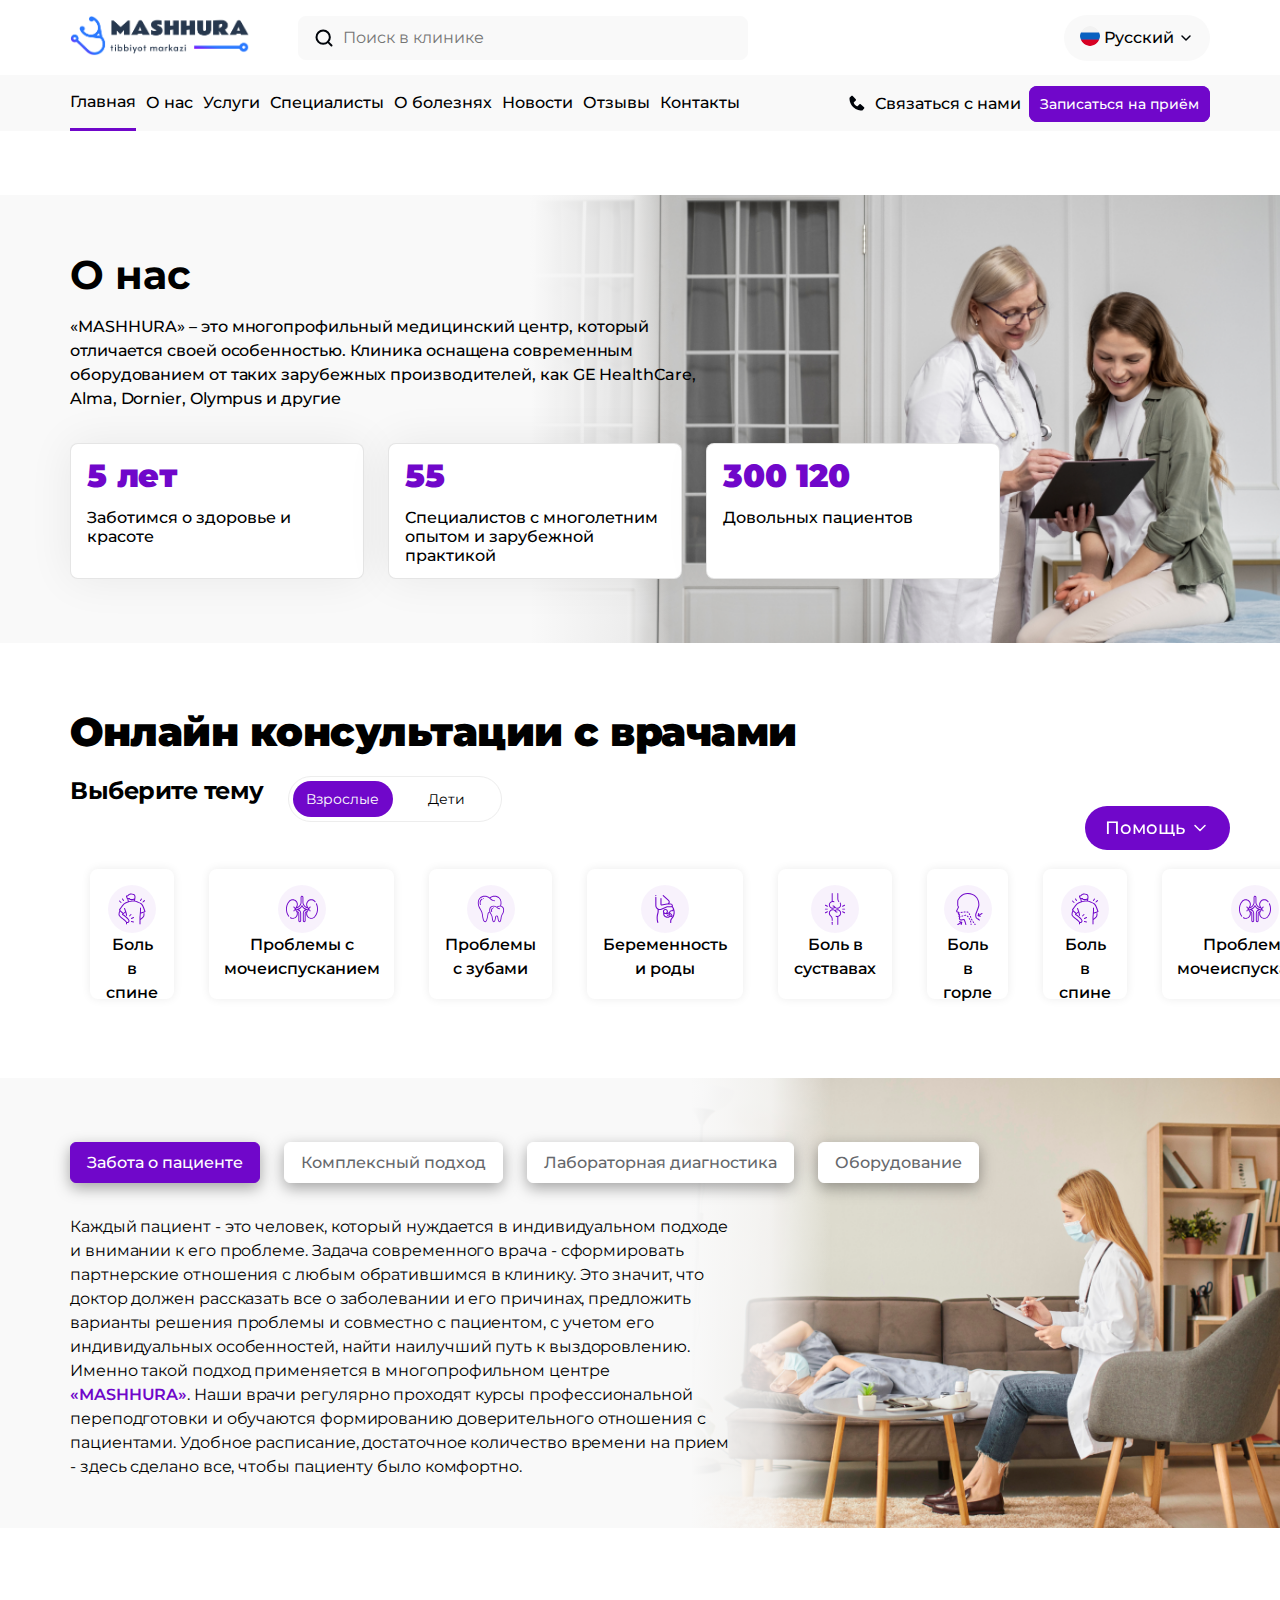
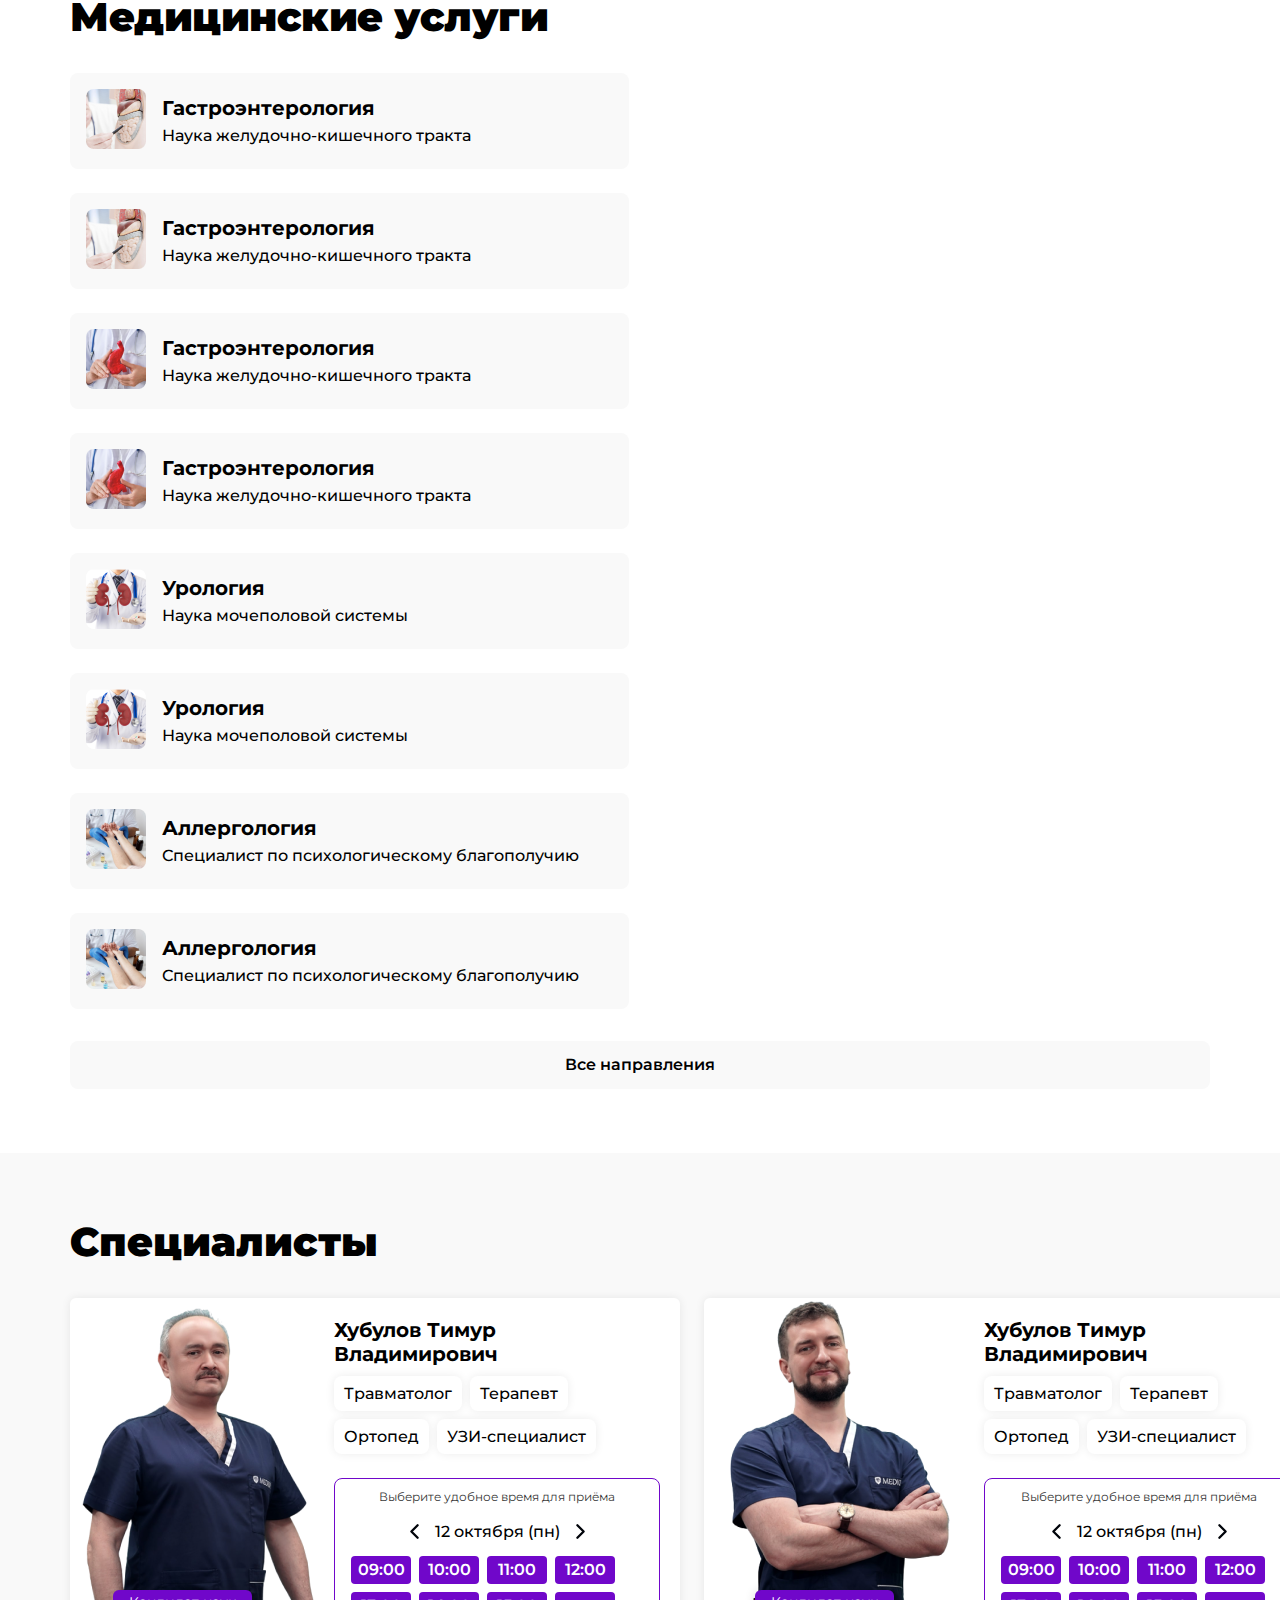
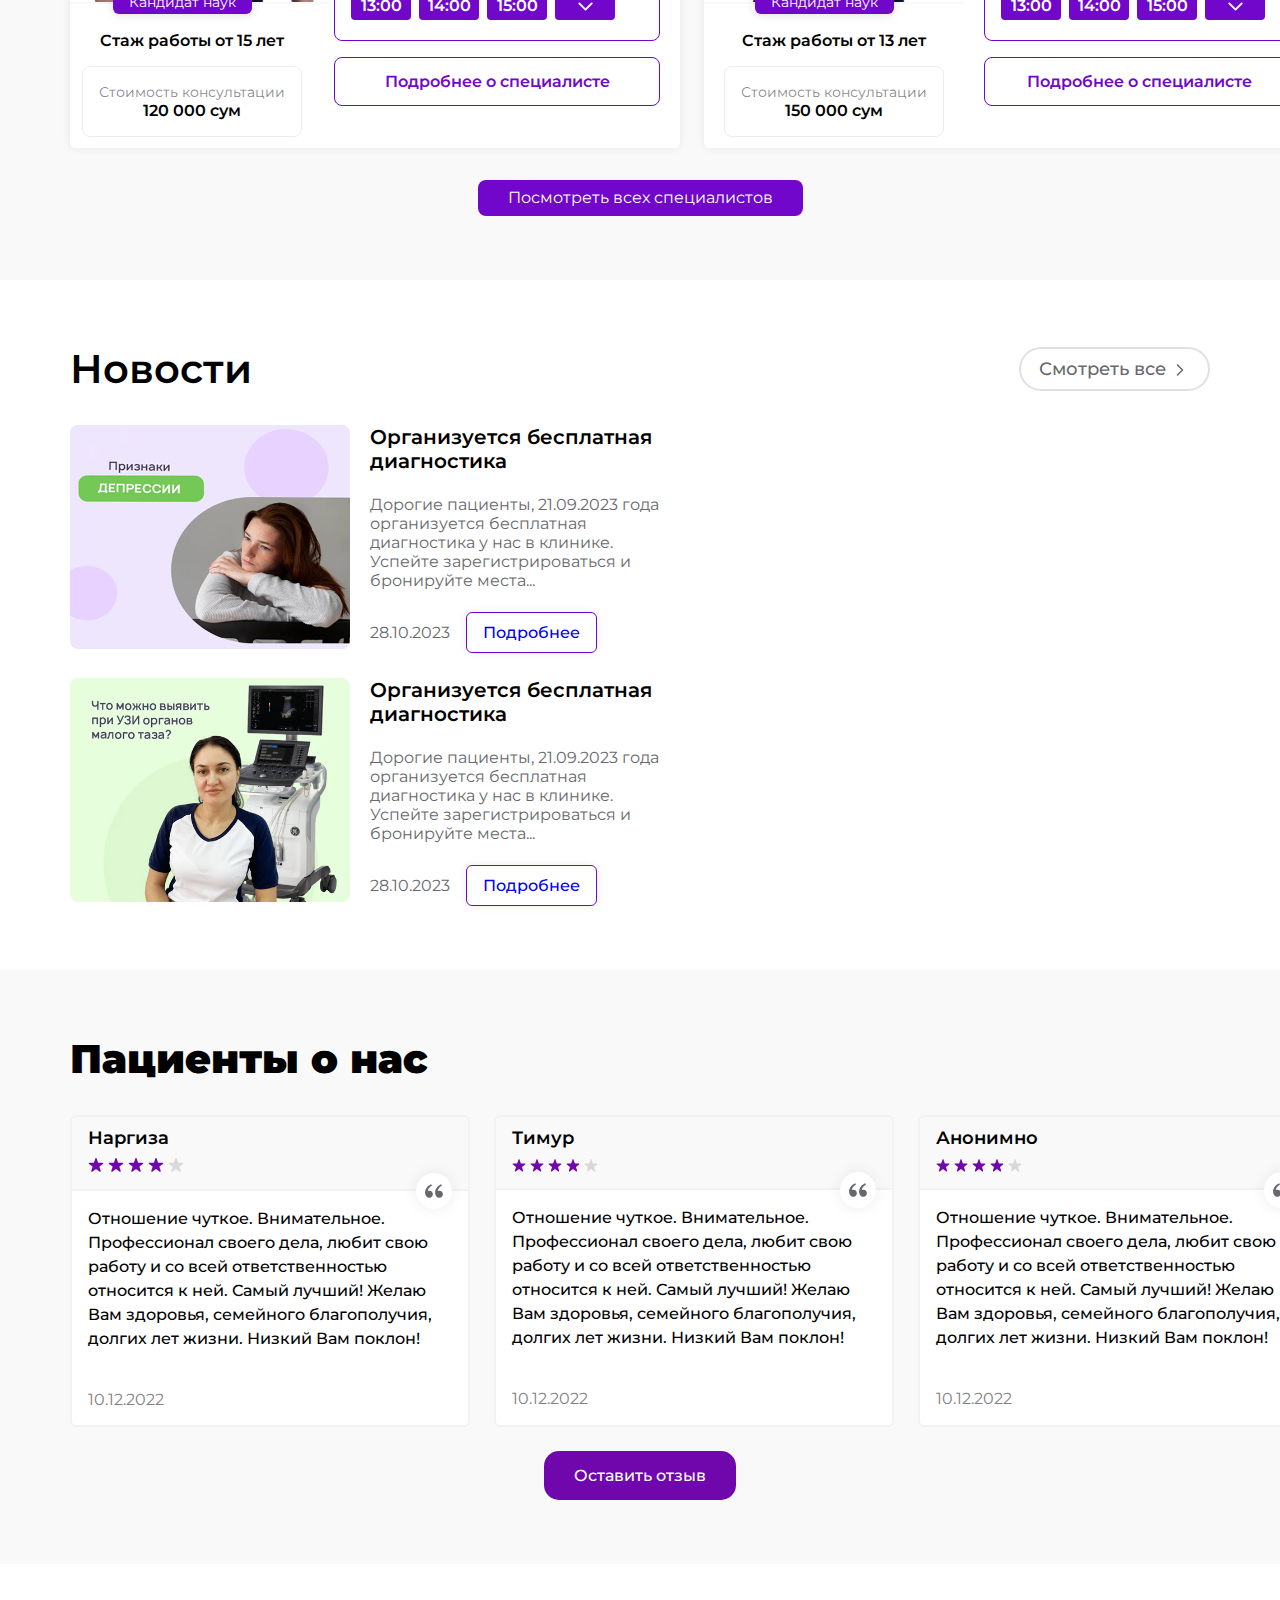
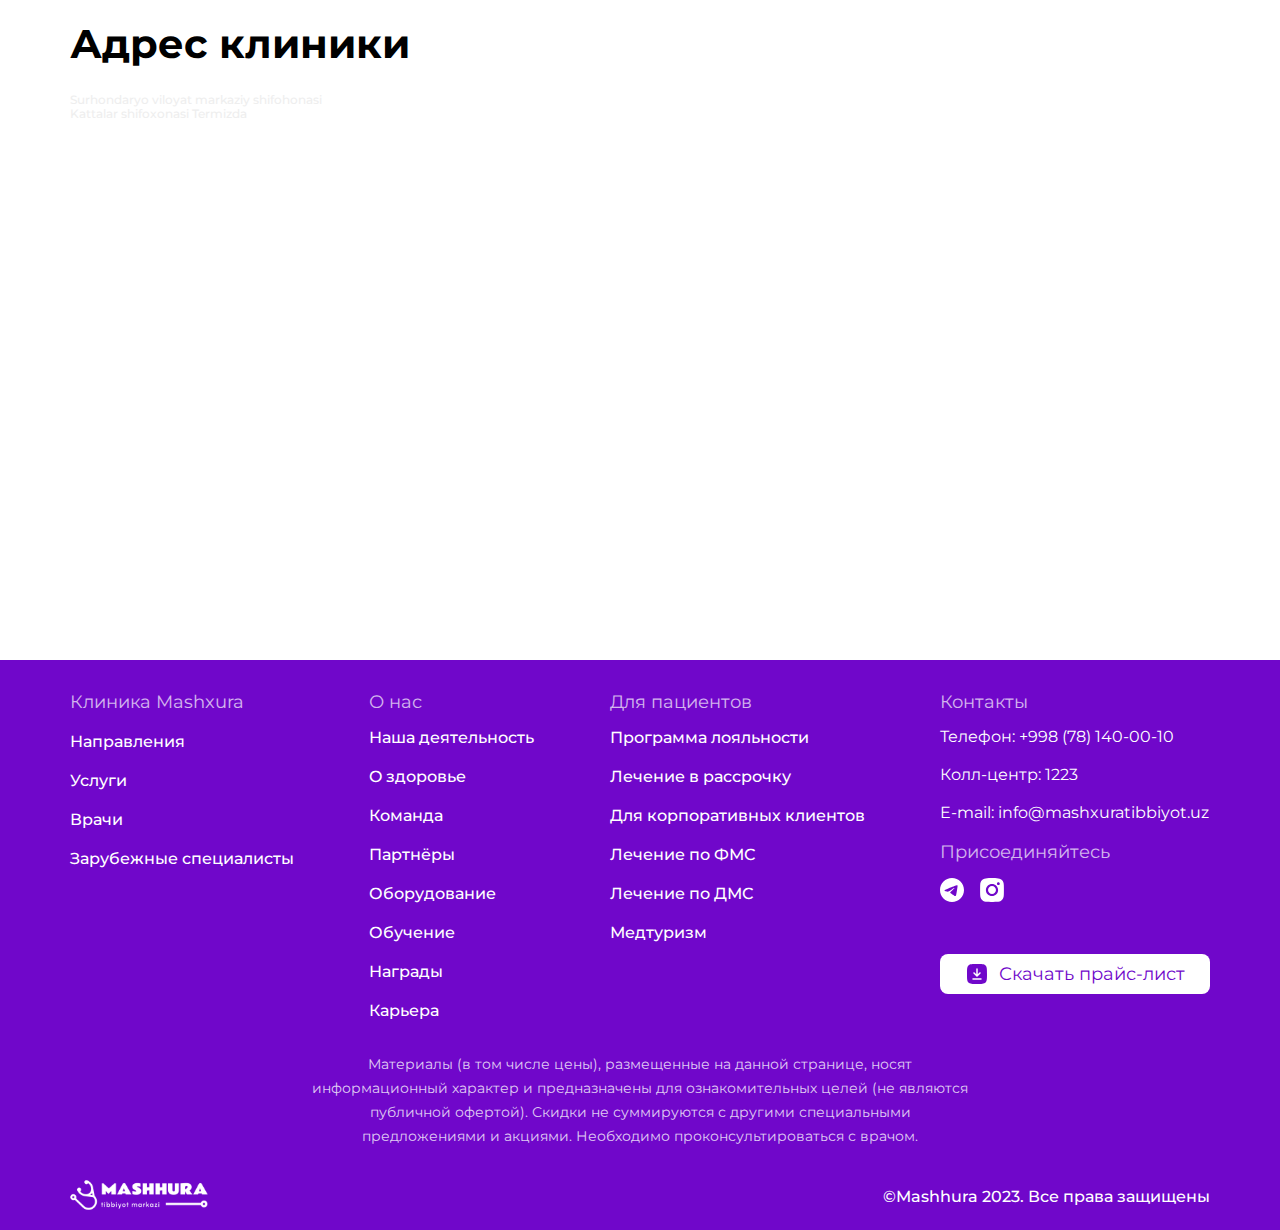
<file: index.html>
<!DOCTYPE html>
<html lang="en">
  <head>
    <meta charset="UTF-8" />
    <meta name="viewport" content="width=device-width, initial-scale=1.0" />

    <link
      rel="stylesheet"
      href="https://cdnjs.cloudflare.com/ajax/libs/OwlCarousel2/2.3.4/assets/owl.carousel.css"
      integrity="sha512-UTNP5BXLIptsaj5WdKFrkFov94lDx+eBvbKyoe1YAfjeRPC+gT5kyZ10kOHCfNZqEui1sxmqvodNUx3KbuYI/A=="
      crossorigin="anonymous"
      referrerpolicy="no-referrer"
    />

    <link rel="stylesheet" href="css/styles.css" />
    <link rel="stylesheet" href="css/index.css" />
    <title>MASHHURA</title>
  </head>

  <body>
    <div class="header-wrapper">
      <div class="header container">
        <div class="header-logo">
          <a href="#">
            <img src="./images/logo.png" alt="logo" />
          </a>
        </div>

        <div class="header-search">
          <img src="images/icons/search.svg" alt="img" />
          <input type="search" placeholder="Поиск в клинике" />
        </div>

        <div class="header-lang">
          <div class="lang-main">
            <div class="lang-icon">
              <img src="images/icons/russian.svg" alt="flag" />
            </div>
            <span>Русский</span>
            <div class="chevron-down">
              <img src="images/icons/chevron-down.svg" alt="chevron-down" />
            </div>
          </div>

          <div class="lang-other">
            <img src="images/icons/uzbek.svg" alt="" />
            <span>Uzbek</span>
          </div>
        </div>
      </div>

      <div class="header-menu__wrapper">
        <div class="header-menu container">
          <div class="header-menu__items">
            <ul>
              <li class="menu-item">
                <a class="active" href="index.html">Главная</a>
              </li>
              <li class="menu-item">
                <a href="about-page.html">
                  О нас
                  <!-- <img src="images/icons/chevron-down.svg" alt="" /> -->
                </a>
              </li>
              <li class="menu-item"><a href="services-page.html">Услуги</a></li>
              <li class="menu-item">
                <a href="specialists-page.html">Специалисты</a>
              </li>
              <li class="menu-item">
                <a href="disease-page.html">О болезнях</a>
              </li>
              <li class="menu-item"><a href="news-page.html">Новости</a></li>
              <li class="menu-item"><a href="feedbacks-page.html">Отзывы</a></li>
              <li class="menu-item"><a href="#">Контакты</a></li>
            </ul>
          </div>
          <div class="header-menu__buttons">
            <div class="contact-menu">
              <div class="contact-main">
                <img src="images/icons/telephone-3.svg" alt="" />
                <span>Связаться с нами</span>
              </div>
              <div class="contact-numbers">
                <div class="call-center">
                  <a href="#">
                    <img src="images/icons/telephone-1.svg" alt="phone" />
                    <div>
                      <span>Колл-центр</span>
                      <strong>1223</strong>
                    </div>
                  </a>
                </div>
                <div class="call-phone">
                  <a href="#">
                    <img src="images/icons/telephone-2.svg" alt="phone" />

                    <div>
                      <span>Телефон</span>
                      <strong>+998 (78) 140-00-10</strong>
                    </div>
                  </a>
                </div>
              </div>
            </div>
            <div class="contact-message">
              <a
                data-modal-target2="#recall-modal"
                class="open-recall-modal"
                href="#"
              >
                Записаться на приём
              </a>
            </div>

            <div class="recall-modal" id="recall-modal">
              <div class="recall-modal-header">
                <div class="recall-title">Оставить заявку</div>
              </div>
              <button data-close-button2="" class="close-button">
                <svg
                  xmlns="http://www.w3.org/2000/svg"
                  width="25"
                  height="25"
                  viewBox="0 0 20 20"
                  fill="none"
                >
                  <g opacity="0.7">
                    <path
                      d="M16 5L6 15"
                      stroke="black"
                      stroke-width="2"
                      stroke-linecap="round"
                      stroke-linejoin="round"
                    />
                    <path
                      d="M6 5L16 15"
                      stroke="black"
                      stroke-width="2"
                      stroke-linecap="round"
                      stroke-linejoin="round"
                    />
                  </g>
                </svg>
              </button>
              <div class="recall-modal-content">
                <div class="recall-modal__content-subtitle">
                  Мы свяжемся с Вами в ближайшее время
                </div>

                <div class="recall-telephone">
                  <input
                    class="recall-phone"
                    type="name"
                    name="name"
                    required
                    placeholder="Ваше имя*"
                  />
                </div>

                <div class="recall-telephone">
                  <input
                    class="recall-phone"
                    type="number"
                    name="tel"
                    required
                    value="+998"
                  />
                </div>

                <p class="recall-modal-subtitle">
                  Нажимая на кнопку Оставить заявку, я соглашаюсь с условиями
                  Политики обработки персональных данных
                </p>
                <button
                  type="submit"
                  id="recall-modal-btn"
                  class="recall-modal-btn"
                >
                  Оставить заявку
                </button>
              </div>
            </div>
          </div>
        </div>
      </div>

      <div class="help-btn">
        <div id="help-btn-main" class="help-btn-main">
          <p>Помощь</p>
          <svg
            xmlns="http://www.w3.org/2000/svg"
            width="20"
            height="20"
            viewBox="0 0 20 20"
            fill="none"
          >
            <path
              d="M15 7.5L10 12.5L5 7.5"
              stroke="white"
              stroke-width="1.5"
              stroke-linecap="round"
              stroke-linejoin="round"
            />
          </svg>
        </div>

        <div class="help-btn-others">
          <a href="https://telegram.org/">
            <img src="images/icons/telegram-white.svg" alt="telegram-white" />
            <span>Telegram</span>
          </a>
          <a href="https://www.whatsapp.com/">
            <img src="images/icons/whatsapp.svg" alt="whatsapp" />
            <span>Whatsapp</span>
          </a>
          <a data-modal-target="#modal" class="open-modal" href="#">
            <img src="images/icons/telephone-4.svg" alt="phone" />
            <span>Обратный звонок</span>
          </a>
          <a href="#">
            <img src="images/icons/message-circle.svg" alt="message" />
            <span>Отправить сообщение</span>
          </a>
        </div>
      </div>

      <div class="modal" id="modal">
        <div class="modal-header">
          <div class="title">Обратный звонок</div>
        </div>
        <button data-close-button class="close-button">
          <svg
            xmlns="http://www.w3.org/2000/svg"
            width="25"
            height="25"
            viewBox="0 0 20 20"
            fill="none"
          >
            <g opacity="0.7">
              <path
                d="M16 5L6 15"
                stroke="black"
                stroke-width="2"
                stroke-linecap="round"
                stroke-linejoin="round"
              />
              <path
                d="M6 5L16 15"
                stroke="black"
                stroke-width="2"
                stroke-linecap="round"
                stroke-linejoin="round"
              />
            </g>
          </svg>
        </button>
        <div class="modal-content">
          <p class="modal-subtitle">
            Оставьте свой номер телефона и мы вам перезвоним
          </p>
          <label class="phone-number" for="tel">Номер телефона</label>
          <input
            class="telephone"
            type="number"
            name="tel"
            required
            value="+998"
          />
          <button type="submit" id="modal-btn" class="modal-btn">
            Отправить
          </button>
        </div>
      </div>
    </div>
    <div id="overlay"></div>

    <section class="about-us__wrapper">
      <div class="about-us container">
        <div class="about-us__upper">
          <div class="about-us__title">О нас</div>
          <div class="about-us__text">
            <strong>«MASHHURA»</strong> – это многопрофильный медицинский центр,
            который отличается своей особенностью. Клиника оснащена современным
            оборудованием от таких зарубежных производителей, как GE HealthCare,
            Alma, Dornier, Olympus и другие
          </div>
        </div>
        <div class="about-us__card">
          <div class="card">
            <div class="card-title">5 лет</div>
            <div class="card-description">Заботимся о здоровье и красоте</div>
          </div>
          <div class="card">
            <div class="card-title">55</div>
            <div class="card-description">
              Специалистов с многолетним опытом и зарубежной практикой
            </div>
          </div>
          <div class="card">
            <div class="card-title">300 120</div>
            <div class="card-description">Довольных пациентов</div>
          </div>
        </div>
        <div class="background-image">
          <img src="./images/about-us-section.png" alt="" />
          <div class="gradient"></div>
        </div>
      </div>
    </section>

    <section class="online-consultation container">

      <div class="consultation-main">
        <div class="consultation-title">Онлайн консультации с врачами</div>
        <div class="consultation-type">
          <div class="type-title">Выберите тему</div>
          <div class="type-buttons">
            <button class="consult-btn-1 active" type="submit">Взрослые</button>
            <button class="consult-btn-2" type="submit">Дети</button>
          </div>
        </div>
      </div>

      <div class="consultation-slider">

        <div id="owl-carousel-1" class="owl-carousel">

          <div class="item">
            <a href="#" class="slide">
              <div class="slide-img">
                <img src="images/med-icons/icon-1.svg" alt="" />
              </div>
              <div class="slide-name">Боль в спине</div>
            </a>
          </div>
          <div class="item">
            <a href="#" class="slide">
              <div class="slide-img">
                <img src="images/med-icons/icon-5.svg" alt="" />
              </div>
              <div class="slide-name">Проблемы с мочеиспусканием</div>
            </a>
          </div>
          <div class="item">
            <a href="#" class="slide">
              <div class="slide-img">
                <img src="images/med-icons/icon-4.svg" alt="" />
              </div>
              <div class="slide-name">Проблемы с зубами</div>
            </a>
          </div>
          <div class="item">
            <a href="#" class="slide">
              <div class="slide-img">
                <img src="images/med-icons/icon-2.svg" alt="" />
              </div>
              <div class="slide-name">Беременность и роды</div>
            </a>
          </div>
          <div class="item">
            <a href="#" class="slide">
              <div class="slide-img">
                <img src="images/med-icons/icon-3.svg" alt="" />
              </div>
              <div class="slide-name">Боль в суствавах</div>
            </a>
          </div>
          <div class="item">
            <a href="#" class="slide">
              <div class="slide-img">
                <img src="images/med-icons/breathing.svg" alt="" />
              </div>
              <div class="slide-name">Боль в горле</div>
            </a>
          </div>
          <div class="item">
            <a href="#" class="slide">
              <div class="slide-img">
                <img src="images/med-icons/icon-1.svg" alt="" />
              </div>
              <div class="slide-name">Боль в спине</div>
            </a>
          </div>
          <div class="item">
            <a href="#" class="slide">
              <div class="slide-img">
                <img src="images/med-icons/icon-5.svg" alt="" />
              </div>
              <div class="slide-name">Проблемы с мочеиспусканием</div>
            </a>
          </div>
          <div class="item">
            <a href="#" class="slide">
              <div class="slide-img">
                <img src="images/med-icons/breathing.svg" alt="" />
              </div>
              <div class="slide-name">Боль в горле</div>
            </a>
          </div>
          <div class="item">
            <a href="#" class="slide">
              <div class="slide-img">
                <img src="images/med-icons/icon-5.svg" alt="" />
              </div>
              <div class="slide-name">Проблемы с мочеиспусканием</div>
            </a>
          </div>
        </div>
      </div>
    </section>

    <section class="advantages-wrapper">
      <div class="advantages container">
        <div class="advantages-buttons">
          <button
            class="item-btn active"
            onclick="toggleActiveClass(event)"
            data-content="Каждый пациент - это человек, который нуждается в индивидуальном
              подходе и внимании к его проблеме. Задача современного врача -
              сформировать партнерские отношения с любым обратившимся в клинику.
              Это значит, что доктор должен рассказать все о заболевании и его
              причинах, предложить варианты решения проблемы и совместно с
              пациентом, с учетом его индивидуальных особенностей, найти наилучший
              путь к выздоровлению.
              Именно такой подход применяется в многопрофильном центре
              «MASHHURA». Наши врачи регулярно проходят курсы
              профессиональной переподготовки и обучаются формированию
              доверительного отношения с пациентами. Удобное расписание,
              достаточное количество времени на прием - здесь сделано все, чтобы
              пациенту было комфортно."
          >
            Забота о пациенте
          </button>
          <button
            class="item-btn"
            onclick="toggleActiveClass(event)"
            data-content="Именно такой подход применяется в многопрофильном центре
              «MASHHURA». Наши врачи регулярно проходят курсы
              профессиональной переподготовки и обучаются формированию
              доверительного отношения с пациентами. Удобное расписание,
              достаточное количество времени на прием - здесь сделано все, чтобы
              пациенту было комфортно.
              Каждый пациент - это человек, который нуждается в индивидуальном
              подходе и внимании к его проблеме. Задача современного врача -
              сформировать партнерские отношения с любым обратившимся в клинику.
              Это значит, что доктор должен рассказать все о заболевании и его
              причинах, предложить варианты решения проблемы и совместно с
              пациентом, с учетом его индивидуальных особенностей, найти наилучший
              путь к выздоровлению."
          >
            Комплексный подход
          </button>
          <button
            class="item-btn"
            onclick="toggleActiveClass(event)"
            data-content=" Наши врачи регулярно проходят курсы
              профессиональной переподготовки и обучаются формированию
              доверительного отношения с пациентами. Удобное расписание,
              достаточное количество времени на прием - здесь сделано все, чтобы
              пациенту было комфортно.
              Каждый пациент - это человек, который нуждается в индивидуальном
              подходе и внимании к его проблеме. Задача современного врача -
              сформировать партнерские отношения с любым обратившимся в клинику.
              Это значит, что доктор должен рассказать все о заболевании и его
              причинах, предложить варианты решения проблемы и совместно с
              пациентом, с учетом его индивидуальных особенностей, найти наилучший
              путь к выздоровлению."
          >
            Лабораторная диагностика
          </button>
          <button
            class="item-btn"
            onclick="toggleActiveClass(event)"
            data-content="Задача современного врача -
            сформировать партнерские отношения с любым обратившимся в клинику. Именно такой подход применяется в многопрофильном центре
              «MASHHURA». Наши врачи регулярно проходят курсы
              профессиональной переподготовки и обучаются формированию
              доверительного отношения с пациентами. Удобное расписание,
              достаточное количество времени на прием - здесь сделано все, чтобы
              пациенту было комфортно.
              Каждый пациент - это человек, который нуждается в индивидуальном
              подходе и внимании к его проблеме. 
              Это значит, что доктор должен рассказать все о заболевании и его
              причинах, предложить варианты решения проблемы и совместно с
              пациентом, с учетом его индивидуальных особенностей, найти наилучший
              путь к выздоровлению."
          >
            Оборудование
          </button>
        </div>
        <div id="advantages-content" class="advantages-content">
          Каждый пациент - это человек, который нуждается в индивидуальном
          подходе и внимании к его проблеме. Задача современного врача -
          сформировать партнерские отношения с любым обратившимся в клинику. Это
          значит, что доктор должен рассказать все о заболевании и его причинах,
          предложить варианты решения проблемы и совместно с пациентом, с учетом
          его индивидуальных особенностей, найти наилучший путь к выздоровлению.
          Именно такой подход применяется в многопрофильном центре
          <span>«MASHHURA»</span>. Наши врачи регулярно проходят курсы
          профессиональной переподготовки и обучаются формированию
          доверительного отношения с пациентами. Удобное расписание, достаточное
          количество времени на прием - здесь сделано все, чтобы пациенту было
          комфортно.
        </div>
        <div class="background-image">
          <img src="./images/advantages-image.png" alt="" />
          <div class="gradient"></div>
        </div>
      </div>
    </section>

    <section class="services container">
      <div class="services-title">Медицинские услуги</div>

      <div class="services-cards">
        <a href="#" class="card">
          <div class="card-img">
            <img src="images/uslugi/image-1.png" alt="uslugi" />
          </div>
          <div class="card-content">
            <div class="card-content__title">Гастроэнтерология</div>
            <div class="card-content__description">
              Наука желудочно-кишечного тракта
            </div>
          </div>
        </a>

        <a href="#" class="card">
          <div class="card-img">
            <img src="images/uslugi/image-1.png" alt="uslugi" />
          </div>
          <div class="card-content">
            <div class="card-content__title">Гастроэнтерология</div>
            <div class="card-content__description">
              Наука желудочно-кишечного тракта
            </div>
          </div>
        </a>
        <a href="#" class="card">
          <div class="card-img">
            <img src="images/uslugi/image-2.png" alt="uslugi" />
          </div>
          <div class="card-content">
            <div class="card-content__title">Гастроэнтерология</div>
            <div class="card-content__description">
              Наука желудочно-кишечного тракта
            </div>
          </div>
        </a>
        <a href="#" class="card">
          <div class="card-img">
            <img src="images/uslugi/image-2.png" alt="uslugi" />
          </div>
          <div class="card-content">
            <div class="card-content__title">Гастроэнтерология</div>
            <div class="card-content__description">
              Наука желудочно-кишечного тракта
            </div>
          </div>
        </a>
        <a href="#" class="card">
          <div class="card-img">
            <img src="images/uslugi/image-3.png" alt="uslugi" />
          </div>
          <div class="card-content">
            <div class="card-content__title">Урология</div>
            <div class="card-content__description">
              Наука мочеполовой системы
            </div>
          </div>
        </a>
        <a href="#" class="card">
          <div class="card-img">
            <img src="images/uslugi/image-3.png" alt="uslugi" />
          </div>
          <div class="card-content">
            <div class="card-content__title">Урология</div>
            <div class="card-content__description">
              Наука мочеполовой системы
            </div>
          </div>
        </a>
        <a href="#" class="card">
          <div class="card-img">
            <img src="images/uslugi/image-4.png" alt="uslugi" />
          </div>
          <div class="card-content">
            <div class="card-content__title">Аллергология</div>
            <div class="card-content__description">
              Специалист по психологическому благополучию
            </div>
          </div>
        </a>
        <a href="#" class="card">
          <div class="card-img">
            <img src="images/uslugi/image-4.png" alt="uslugi" />
          </div>
          <div class="card-content">
            <div class="card-content__title">Аллергология</div>
            <div class="card-content__description">
              Специалист по психологическому благополучию
            </div>
          </div>
        </a>
      </div>

      <div id="more-cards" class="more-cards">Все направления</div>
    </section>

    <section class="specialists-wrapper">
      <div class="specialists container">
        <div class="specialists-title">Специалисты</div>

        <div class="specialists-cards">
          <div id="owl-carousel-2" class="owl-carousel">
            <div class="card">
              <div class="card-main">
                <div class="card-img">
                  <img src="images/doctor-1.png" alt="doctor" />
                </div>
                <div class="card-description">
                  <span class="candidate-degree">Кандидат наук</span>
                  <span class="candidate-seniority">Стаж работы от 15 лет</span>
                  <div class="consult-price">
                    <span class="price-title"> Стоимость консультации </span>
                    <span class="price">120 000 сум</span>
                  </div>
                </div>
              </div>
              <div class="candidate-wrapper">
                <div class="candidate">
                  <div class="candidate-name">Хубулов Тимур Владимирович</div>
                  <div class="candidate-specialty">
                    <span>Травматолог</span>
                    <span>Терапевт</span>
                    <span>Ортопед</span>
                    <span>УЗИ-специалист</span>
                  </div>
                </div>
                <div class="appointment-time">
                  <span class="appointment-title">
                    Выберите удобное время для приёма
                  </span>
                  <div class="appointment-day">
                    <img
                      id="day-minus"
                      class="left"
                      src="images/icons/chevron-down.svg"
                      alt=""
                    />
                    <span>12 октября (пн)</span>
                    <img
                      id="day-plus"
                      class="right"
                      src="images/icons/chevron-down.svg"
                      alt=""
                    />
                  </div>
                  <div class="appointment-clock">
                    <span class="time">09:00</span>
                    <span class="time">10:00</span>
                    <span class="time">11:00</span>
                    <span class="time">12:00</span>
                    <span class="time">13:00</span>
                    <span class="time">14:00</span>
                    <span class="time">15:00</span>
                    <span class="add-time1">
                      <img
                        src="images/icons/chevron-up-white.svg"
                        alt="chevron"
                      />
                    </span>
                    <span class="other-time-wrapper1">
                      <span class="time other-time">16:00</span>
                      <span class="time other-time">17:00</span>
                      <span class="time other-time">18:00</span>
                      <span class="time other-time">19:00</span>
                    </span>
                  </div>
                </div>
                <div class="candidate-more">Подробнее о специалисте</div>
              </div>
            </div>

            <div class="card">
              <div>
                <div class="card-img">
                  <img src="images/doctor-2.png" alt="doctor" />
                </div>
                <div class="card-description">
                  <span class="candidate-degree">Кандидат наук</span>
                  <span class="candidate-seniority">Стаж работы от 13 лет</span>
                  <div class="consult-price">
                    <span class="price-title"> Стоимость консультации </span>
                    <span class="price">150 000 сум</span>
                  </div>
                </div>
              </div>
              <div class="candidate-wrapper">
                <div class="candidate">
                  <div class="candidate-name">Хубулов Тимур Владимирович</div>
                  <div class="candidate-specialty">
                    <span>Травматолог</span>
                    <span>Терапевт</span>
                    <span>Ортопед</span>
                    <span>УЗИ-специалист</span>
                  </div>
                </div>
                <div class="appointment-time">
                  <span class="appointment-title">
                    Выберите удобное время для приёма
                  </span>
                  <div class="appointment-day">
                    <img
                      class="left"
                      src="images/icons/chevron-down.svg"
                      alt=""
                    />
                    <span>12 октября (пн)</span>
                    <img
                      class="right"
                      src="images/icons/chevron-down.svg"
                      alt=""
                    />
                  </div>
                  <div class="appointment-clock">
                    <span class="time">09:00</span>
                    <span class="time">10:00</span>
                    <span class="time">11:00</span>
                    <span class="time">12:00</span>
                    <span class="time">13:00</span>
                    <span class="time">14:00</span>
                    <span class="time">15:00</span>
                    <span class="add-time2">
                      <img src="images/icons/chevron-up-white.svg" alt="" />
                    </span>
                    <span class="other-time-wrapper2">
                      <span class="time other-time">16:00</span>
                      <span class="time other-time">17:00</span>
                      <span class="time other-time">18:00</span>
                      <span class="time other-time">19:00</span>
                    </span>
                  </div>
                </div>
                <div class="candidate-more">Подробнее о специалисте</div>
              </div>
            </div>

            <div class="card">
              <div>
                <div class="card-img">
                  <img src="images/doctor-1.png" alt="doctor" />
                </div>
                <div class="card-description">
                  <span class="candidate-degree">Кандидат наук</span>
                  <span class="candidate-seniority">Стаж работы от 13 лет</span>
                  <div class="consult-price">
                    <span class="price-title"> Стоимость консультации </span>
                    <span class="price">150 000 сум</span>
                  </div>
                </div>
              </div>
              <div class="candidate-wrapper">
                <div class="candidate">
                  <div class="candidate-name">Хубулов Тимур Владимирович</div>
                  <div class="candidate-specialty">
                    <span>Травматолог</span>
                    <span>Терапевт</span>
                    <span>Ортопед</span>
                    <span>УЗИ-специалист</span>
                  </div>
                </div>
                <div class="appointment-time">
                  <span class="appointment-title">
                    Выберите удобное время для приёма
                  </span>
                  <div class="appointment-day">
                    <img
                      class="left"
                      src="images/icons/chevron-down.svg"
                      alt=""
                    />
                    <span>12 октября (пн)</span>
                    <img
                      class="right"
                      src="images/icons/chevron-down.svg"
                      alt=""
                    />
                  </div>
                  <div class="appointment-clock">
                    <span class="time">09:00</span>
                    <span class="time">10:00</span>
                    <span class="time">11:00</span>
                    <span class="time">12:00</span>
                    <span class="time">13:00</span>
                    <span class="time">14:00</span>
                    <span class="time">15:00</span>
                    <span class="add-time3">
                      <img src="images/icons/chevron-up-white.svg" alt="" />
                    </span>
                    <span class="other-time-wrapper3">
                      <span class="time other-time">16:00</span>
                      <span class="time other-time">17:00</span>
                      <span class="time other-time">18:00</span>
                      <span class="time other-time">19:00</span>
                    </span>
                  </div>
                </div>
                <div class="candidate-more">Подробнее о специалисте</div>
              </div>
            </div>

            <div class="card">
              <div>
                <div class="card-img">
                  <img src="images/doctor-2.png" alt="doctor" />
                </div>
                <div class="card-description">
                  <span class="candidate-degree">Кандидат наук</span>
                  <span class="candidate-seniority">Стаж работы от 13 лет</span>
                  <div class="consult-price">
                    <span class="price-title"> Стоимость консультации </span>
                    <span class="price">150 000 сум</span>
                  </div>
                </div>
              </div>
              <div class="candidate-wrapper">
                <div class="candidate">
                  <div class="candidate-name">Хубулов Тимур Владимирович</div>
                  <div class="candidate-specialty">
                    <span>Травматолог</span>
                    <span>Терапевт</span>
                    <span>Ортопед</span>
                    <span>УЗИ-специалист</span>
                  </div>
                </div>
                <div class="appointment-time">
                  <span class="appointment-title">
                    Выберите удобное время для приёма
                  </span>
                  <div class="appointment-day">
                    <img
                      class="left"
                      src="images/icons/chevron-down.svg"
                      alt=""
                    />
                    <span>12 октября (пн)</span>
                    <img
                      class="right"
                      src="images/icons/chevron-down.svg"
                      alt=""
                    />
                  </div>
                  <div class="appointment-clock">
                    <span class="time">09:00</span>
                    <span class="time">10:00</span>
                    <span class="time">11:00</span>
                    <span class="time">12:00</span>
                    <span class="time">13:00</span>
                    <span class="time">14:00</span>
                    <span class="time">15:00</span>
                    <span class="add-time4">
                      <img src="images/icons/chevron-up-white.svg" alt="" />
                    </span>
                    <span class="other-time-wrapper4">
                      <span class="time other-time">16:00</span>
                      <span class="time other-time">17:00</span>
                      <span class="time other-time">18:00</span>
                      <span class="time other-time">19:00</span>
                    </span>
                  </div>
                </div>
                <div class="candidate-more">Подробнее о специалисте</div>
              </div>
            </div>

            <div class="card">
              <div>
                <div class="card-img">
                  <img src="images/doctor-1.png" alt="doctor" />
                </div>
                <div class="card-description">
                  <span class="candidate-degree">Кандидат наук</span>
                  <span class="candidate-seniority">Стаж работы от 13 лет</span>
                  <div class="consult-price">
                    <span class="price-title"> Стоимость консультации </span>
                    <span class="price">150 000 сум</span>
                  </div>
                </div>
              </div>
              <div class="candidate-wrapper">
                <div class="candidate">
                  <div class="candidate-name">Хубулов Тимур Владимирович</div>
                  <div class="candidate-specialty">
                    <span>Травматолог</span>
                    <span>Терапевт</span>
                    <span>Ортопед</span>
                    <span>УЗИ-специалист</span>
                  </div>
                </div>
                <div class="appointment-time">
                  <span class="appointment-title">
                    Выберите удобное время для приёма
                  </span>
                  <div class="appointment-day">
                    <img
                      class="left"
                      src="images/icons/chevron-down.svg"
                      alt=""
                    />
                    <span>12 октября (пн)</span>
                    <img
                      class="right"
                      src="images/icons/chevron-down.svg"
                      alt=""
                    />
                  </div>
                  <div class="appointment-clock">
                    <span class="time">09:00</span>
                    <span class="time">10:00</span>
                    <span class="time">11:00</span>
                    <span class="time">12:00</span>
                    <span class="time">13:00</span>
                    <span class="time">14:00</span>
                    <span class="time">15:00</span>
                    <span class="add-time5">
                      <img src="images/icons/chevron-up-white.svg" alt="" />
                    </span>
                    <span class="other-time-wrapper5">
                      <span class="time other-time">16:00</span>
                      <span class="time other-time">17:00</span>
                      <span class="time other-time">18:00</span>
                      <span class="time other-time">19:00</span>
                    </span>
                  </div>
                </div>
                <div class="candidate-more">Подробнее о специалисте</div>
              </div>
            </div>

            <div class="card">
              <div>
                <div class="card-img">
                  <img src="images/doctor-2.png" alt="doctor" />
                </div>
                <div class="card-description">
                  <span class="candidate-degree">Кандидат наук</span>
                  <span class="candidate-seniority">Стаж работы от 13 лет</span>
                  <div class="consult-price">
                    <span class="price-title"> Стоимость консультации </span>
                    <span class="price">150 000 сум</span>
                  </div>
                </div>
              </div>
              <div class="candidate-wrapper">
                <div class="candidate">
                  <div class="candidate-name">Хубулов Тимур Владимирович</div>
                  <div class="candidate-specialty">
                    <span>Травматолог</span>
                    <span>Терапевт</span>
                    <span>Ортопед</span>
                    <span>УЗИ-специалист</span>
                  </div>
                </div>
                <div class="appointment-time">
                  <span class="appointment-title">
                    Выберите удобное время для приёма
                  </span>
                  <div class="appointment-day">
                    <img
                      class="left"
                      src="images/icons/chevron-down.svg"
                      alt=""
                    />
                    <span>12 октября (пн)</span>
                    <img
                      class="right"
                      src="images/icons/chevron-down.svg"
                      alt=""
                    />
                  </div>
                  <div class="appointment-clock">
                    <span class="time">09:00</span>
                    <span class="time">10:00</span>
                    <span class="time">11:00</span>
                    <span class="time">12:00</span>
                    <span class="time">13:00</span>
                    <span class="time">14:00</span>
                    <span class="time">15:00</span>
                    <span class="add-time6">
                      <img src="images/icons/chevron-up-white.svg" alt="" />
                    </span>
                    <span class="other-time-wrapper6">
                      <span class="time other-time">16:00</span>
                      <span class="time other-time">17:00</span>
                      <span class="time other-time">18:00</span>
                      <span class="time other-time">19:00</span>
                    </span>
                  </div>
                </div>
                <div class="candidate-more">Подробнее о специалисте</div>
              </div>
            </div>
          </div>

          <div id="more-specailists" class="more-specialists">
            <a href="specialists-page.html">Посмотреть всех специалистов</a>
          </div>
        </div>
      </div>
    </section>

    <section>
      <div class="news container">
        <div class="news-header">
          <div class="news-header__title">Новости</div>
          <a href="#" class="view-more-button">
            <span>Смотреть все</span>
            <svg
              xmlns="http://www.w3.org/2000/svg"
              width="20"
              height="20"
              viewBox="0 0 20 20"
              fill="none"
            >
              <path
                d="M7.5 15L12.5 10L7.5 5"
                stroke="#66686C"
                stroke-width="1.5"
                stroke-linecap="round"
                stroke-linejoin="round"
              />
            </svg>
          </a>
        </div>
        <div class="news-cards">
          <div class="cards">
            <div class="cards-image">
              <img src="images/news-image-1.jpg" alt="img" />
            </div>
            <div class="cards-content">
              <div class="cards-content-title">
                Организуется бесплатная диагностика
              </div>
              <p class="cards-content-text">
                Дорогие пациенты, 21.09.2023 года организуется бесплатная
                диагностика у нас в клинике. Успейте зарегистрироваться и
                бронируйте места...
              </p>
              <div class="cards-content-more">
                <div class="more-date">28.10.2023</div>
                <div class="more-btn"><a href="news-single-page.html">Подробнее</a></div>
              </div>
            </div>
          </div>
          <div class="cards">
            <div class="cards-image">
              <img src="images/news-image-2.jpg" alt="img" />
            </div>
            <div class="cards-content">
              <div class="cards-content-title">
                Организуется бесплатная диагностика
              </div>
              <p class="cards-content-text">
                Дорогие пациенты, 21.09.2023 года организуется бесплатная
                диагностика у нас в клинике. Успейте зарегистрироваться и
                бронируйте места...
              </p>
              <div class="cards-content-more">
                <div class="more-date">28.10.2023</div>
                <div class="more-btn"><a href="news-single-page.html">Подробнее</a></div>
              </div>
            </div>
          </div>
        </div>
      </div>
    </section>

    <section class="feedbacks-wrapper">
      <div class="feedbacks container">
        <div class="feedbacks-title">Пациенты о нас</div>

        <div class="feedbacks-cards">
          <div id="owl-carousel-3" class="owl-carousel">
            <div class="card">
              <div class="card-header">
                <span class="author-name">Наргиза</span>
                <div class="author-rate">
                  <svg
                    width="16"
                    height="16"
                    viewBox="0 0 14 13"
                    fill="none"
                    xmlns="http://www.w3.org/2000/svg"
                  >
                    <path
                      id="Star 6"
                      d="M6.42937 0.756229C6.60898 0.203442 7.39102 0.203444 7.57063 0.75623L8.6614 4.11327C8.74173 4.36049 8.9721 4.52786 9.23204 4.52786H12.7618C13.3431 4.52786 13.5847 5.27163 13.1145 5.61327L10.2588 7.68804C10.0485 7.84083 9.96055 8.11165 10.0409 8.35886L11.1316 11.7159C11.3113 12.2687 10.6786 12.7284 10.2083 12.3867L7.35267 10.312C7.14238 10.1592 6.85762 10.1592 6.64733 10.312L3.79166 12.3867C3.32143 12.7284 2.68874 12.2687 2.86835 11.7159L3.95912 8.35886C4.03945 8.11165 3.95145 7.84083 3.74116 7.68804L0.885485 5.61327C0.415257 5.27163 0.656924 4.52786 1.23816 4.52786H4.76796C5.0279 4.52786 5.25827 4.36049 5.3386 4.11327L6.42937 0.756229Z"
                      fill="#7007ac"
                    />
                  </svg>
                  <svg
                    width="16"
                    height="16"
                    viewBox="0 0 14 13"
                    fill="none"
                    xmlns="http://www.w3.org/2000/svg"
                  >
                    <path
                      id="Star 6"
                      d="M6.42937 0.756229C6.60898 0.203442 7.39102 0.203444 7.57063 0.75623L8.6614 4.11327C8.74173 4.36049 8.9721 4.52786 9.23204 4.52786H12.7618C13.3431 4.52786 13.5847 5.27163 13.1145 5.61327L10.2588 7.68804C10.0485 7.84083 9.96055 8.11165 10.0409 8.35886L11.1316 11.7159C11.3113 12.2687 10.6786 12.7284 10.2083 12.3867L7.35267 10.312C7.14238 10.1592 6.85762 10.1592 6.64733 10.312L3.79166 12.3867C3.32143 12.7284 2.68874 12.2687 2.86835 11.7159L3.95912 8.35886C4.03945 8.11165 3.95145 7.84083 3.74116 7.68804L0.885485 5.61327C0.415257 5.27163 0.656924 4.52786 1.23816 4.52786H4.76796C5.0279 4.52786 5.25827 4.36049 5.3386 4.11327L6.42937 0.756229Z"
                      fill="#7007ac"
                    />
                  </svg>
                  <svg
                    width="16"
                    height="16"
                    viewBox="0 0 14 13"
                    fill="none"
                    xmlns="http://www.w3.org/2000/svg"
                  >
                    <path
                      id="Star 6"
                      d="M6.42937 0.756229C6.60898 0.203442 7.39102 0.203444 7.57063 0.75623L8.6614 4.11327C8.74173 4.36049 8.9721 4.52786 9.23204 4.52786H12.7618C13.3431 4.52786 13.5847 5.27163 13.1145 5.61327L10.2588 7.68804C10.0485 7.84083 9.96055 8.11165 10.0409 8.35886L11.1316 11.7159C11.3113 12.2687 10.6786 12.7284 10.2083 12.3867L7.35267 10.312C7.14238 10.1592 6.85762 10.1592 6.64733 10.312L3.79166 12.3867C3.32143 12.7284 2.68874 12.2687 2.86835 11.7159L3.95912 8.35886C4.03945 8.11165 3.95145 7.84083 3.74116 7.68804L0.885485 5.61327C0.415257 5.27163 0.656924 4.52786 1.23816 4.52786H4.76796C5.0279 4.52786 5.25827 4.36049 5.3386 4.11327L6.42937 0.756229Z"
                      fill="#7007ac"
                    />
                  </svg>
                  <svg
                    width="16"
                    height="16"
                    viewBox="0 0 14 13"
                    fill="none"
                    xmlns="http://www.w3.org/2000/svg"
                  >
                    <path
                      id="Star 6"
                      d="M6.42937 0.756229C6.60898 0.203442 7.39102 0.203444 7.57063 0.75623L8.6614 4.11327C8.74173 4.36049 8.9721 4.52786 9.23204 4.52786H12.7618C13.3431 4.52786 13.5847 5.27163 13.1145 5.61327L10.2588 7.68804C10.0485 7.84083 9.96055 8.11165 10.0409 8.35886L11.1316 11.7159C11.3113 12.2687 10.6786 12.7284 10.2083 12.3867L7.35267 10.312C7.14238 10.1592 6.85762 10.1592 6.64733 10.312L3.79166 12.3867C3.32143 12.7284 2.68874 12.2687 2.86835 11.7159L3.95912 8.35886C4.03945 8.11165 3.95145 7.84083 3.74116 7.68804L0.885485 5.61327C0.415257 5.27163 0.656924 4.52786 1.23816 4.52786H4.76796C5.0279 4.52786 5.25827 4.36049 5.3386 4.11327L6.42937 0.756229Z"
                      fill="#7007ac"
                    />
                  </svg>
                  <svg
                    width="16"
                    height="16"
                    viewBox="0 0 14 13"
                    fill="none"
                    xmlns="http://www.w3.org/2000/svg"
                  >
                    <path
                      id="Star 6"
                      d="M6.42937 0.756229C6.60898 0.203442 7.39102 0.203444 7.57063 0.75623L8.6614 4.11327C8.74173 4.36049 8.9721 4.52786 9.23204 4.52786H12.7618C13.3431 4.52786 13.5847 5.27163 13.1145 5.61327L10.2588 7.68804C10.0485 7.84083 9.96055 8.11165 10.0409 8.35886L11.1316 11.7159C11.3113 12.2687 10.6786 12.7284 10.2083 12.3867L7.35267 10.312C7.14238 10.1592 6.85762 10.1592 6.64733 10.312L3.79166 12.3867C3.32143 12.7284 2.68874 12.2687 2.86835 11.7159L3.95912 8.35886C4.03945 8.11165 3.95145 7.84083 3.74116 7.68804L0.885485 5.61327C0.415257 5.27163 0.656924 4.52786 1.23816 4.52786H4.76796C5.0279 4.52786 5.25827 4.36049 5.3386 4.11327L6.42937 0.756229Z"
                      fill="#d9d9d9"
                    />
                  </svg>
                </div>
              </div>

              <div class="card-text">
                <div class="quote-icon">
                  <img src="images/icons/quote.svg" alt="quote" />
                </div>
                <p>
                  Отношение чуткое. Внимательное. Профессионал своего дела,
                  любит свою работу и со всей ответственностью относится к ней.
                  Самый лучший! Желаю Вам здоровья, семейного благополучия,
                  долгих лет жизни. Низкий Вам поклон!
                </p>

                <div class="feedback-date">10.12.2022</div>
              </div>
            </div>

            <div class="card">
              <div class="card-header">
                <span class="author-name">Тимур</span>
                <div class="author-rate">
                  <svg
                    width="14"
                    height="13"
                    viewBox="0 0 14 13"
                    fill="none"
                    xmlns="http://www.w3.org/2000/svg"
                  >
                    <path
                      id="Star 6"
                      d="M6.42937 0.756229C6.60898 0.203442 7.39102 0.203444 7.57063 0.75623L8.6614 4.11327C8.74173 4.36049 8.9721 4.52786 9.23204 4.52786H12.7618C13.3431 4.52786 13.5847 5.27163 13.1145 5.61327L10.2588 7.68804C10.0485 7.84083 9.96055 8.11165 10.0409 8.35886L11.1316 11.7159C11.3113 12.2687 10.6786 12.7284 10.2083 12.3867L7.35267 10.312C7.14238 10.1592 6.85762 10.1592 6.64733 10.312L3.79166 12.3867C3.32143 12.7284 2.68874 12.2687 2.86835 11.7159L3.95912 8.35886C4.03945 8.11165 3.95145 7.84083 3.74116 7.68804L0.885485 5.61327C0.415257 5.27163 0.656924 4.52786 1.23816 4.52786H4.76796C5.0279 4.52786 5.25827 4.36049 5.3386 4.11327L6.42937 0.756229Z"
                      fill="#7007ac"
                    />
                  </svg>
                  <svg
                    width="14"
                    height="13"
                    viewBox="0 0 14 13"
                    fill="none"
                    xmlns="http://www.w3.org/2000/svg"
                  >
                    <path
                      id="Star 6"
                      d="M6.42937 0.756229C6.60898 0.203442 7.39102 0.203444 7.57063 0.75623L8.6614 4.11327C8.74173 4.36049 8.9721 4.52786 9.23204 4.52786H12.7618C13.3431 4.52786 13.5847 5.27163 13.1145 5.61327L10.2588 7.68804C10.0485 7.84083 9.96055 8.11165 10.0409 8.35886L11.1316 11.7159C11.3113 12.2687 10.6786 12.7284 10.2083 12.3867L7.35267 10.312C7.14238 10.1592 6.85762 10.1592 6.64733 10.312L3.79166 12.3867C3.32143 12.7284 2.68874 12.2687 2.86835 11.7159L3.95912 8.35886C4.03945 8.11165 3.95145 7.84083 3.74116 7.68804L0.885485 5.61327C0.415257 5.27163 0.656924 4.52786 1.23816 4.52786H4.76796C5.0279 4.52786 5.25827 4.36049 5.3386 4.11327L6.42937 0.756229Z"
                      fill="#7007ac"
                    />
                  </svg>
                  <svg
                    width="14"
                    height="13"
                    viewBox="0 0 14 13"
                    fill="none"
                    xmlns="http://www.w3.org/2000/svg"
                  >
                    <path
                      id="Star 6"
                      d="M6.42937 0.756229C6.60898 0.203442 7.39102 0.203444 7.57063 0.75623L8.6614 4.11327C8.74173 4.36049 8.9721 4.52786 9.23204 4.52786H12.7618C13.3431 4.52786 13.5847 5.27163 13.1145 5.61327L10.2588 7.68804C10.0485 7.84083 9.96055 8.11165 10.0409 8.35886L11.1316 11.7159C11.3113 12.2687 10.6786 12.7284 10.2083 12.3867L7.35267 10.312C7.14238 10.1592 6.85762 10.1592 6.64733 10.312L3.79166 12.3867C3.32143 12.7284 2.68874 12.2687 2.86835 11.7159L3.95912 8.35886C4.03945 8.11165 3.95145 7.84083 3.74116 7.68804L0.885485 5.61327C0.415257 5.27163 0.656924 4.52786 1.23816 4.52786H4.76796C5.0279 4.52786 5.25827 4.36049 5.3386 4.11327L6.42937 0.756229Z"
                      fill="#7007ac"
                    />
                  </svg>
                  <svg
                    width="14"
                    height="13"
                    viewBox="0 0 14 13"
                    fill="none"
                    xmlns="http://www.w3.org/2000/svg"
                  >
                    <path
                      id="Star 6"
                      d="M6.42937 0.756229C6.60898 0.203442 7.39102 0.203444 7.57063 0.75623L8.6614 4.11327C8.74173 4.36049 8.9721 4.52786 9.23204 4.52786H12.7618C13.3431 4.52786 13.5847 5.27163 13.1145 5.61327L10.2588 7.68804C10.0485 7.84083 9.96055 8.11165 10.0409 8.35886L11.1316 11.7159C11.3113 12.2687 10.6786 12.7284 10.2083 12.3867L7.35267 10.312C7.14238 10.1592 6.85762 10.1592 6.64733 10.312L3.79166 12.3867C3.32143 12.7284 2.68874 12.2687 2.86835 11.7159L3.95912 8.35886C4.03945 8.11165 3.95145 7.84083 3.74116 7.68804L0.885485 5.61327C0.415257 5.27163 0.656924 4.52786 1.23816 4.52786H4.76796C5.0279 4.52786 5.25827 4.36049 5.3386 4.11327L6.42937 0.756229Z"
                      fill="#7007ac"
                    />
                  </svg>
                  <svg
                    width="14"
                    height="13"
                    viewBox="0 0 14 13"
                    fill="none"
                    xmlns="http://www.w3.org/2000/svg"
                  >
                    <path
                      id="Star 6"
                      d="M6.42937 0.756229C6.60898 0.203442 7.39102 0.203444 7.57063 0.75623L8.6614 4.11327C8.74173 4.36049 8.9721 4.52786 9.23204 4.52786H12.7618C13.3431 4.52786 13.5847 5.27163 13.1145 5.61327L10.2588 7.68804C10.0485 7.84083 9.96055 8.11165 10.0409 8.35886L11.1316 11.7159C11.3113 12.2687 10.6786 12.7284 10.2083 12.3867L7.35267 10.312C7.14238 10.1592 6.85762 10.1592 6.64733 10.312L3.79166 12.3867C3.32143 12.7284 2.68874 12.2687 2.86835 11.7159L3.95912 8.35886C4.03945 8.11165 3.95145 7.84083 3.74116 7.68804L0.885485 5.61327C0.415257 5.27163 0.656924 4.52786 1.23816 4.52786H4.76796C5.0279 4.52786 5.25827 4.36049 5.3386 4.11327L6.42937 0.756229Z"
                      fill="#d9d9d9"
                    />
                  </svg>
                </div>
              </div>

              <div class="card-text">
                <div class="quote-icon">
                  <img src="images/icons/quote.svg" alt="quote" />
                </div>
                <p>
                  Отношение чуткое. Внимательное. Профессионал своего дела,
                  любит свою работу и со всей ответственностью относится к ней.
                  Самый лучший! Желаю Вам здоровья, семейного благополучия,
                  долгих лет жизни. Низкий Вам поклон!
                </p>

                <div class="feedback-date">10.12.2022</div>
              </div>
            </div>

            <div class="card">
              <div class="card-header">
                <span class="author-name">Анонимно</span>
                <div class="author-rate">
                  <svg
                    width="14"
                    height="13"
                    viewBox="0 0 14 13"
                    fill="none"
                    xmlns="http://www.w3.org/2000/svg"
                  >
                    <path
                      id="Star 6"
                      d="M6.42937 0.756229C6.60898 0.203442 7.39102 0.203444 7.57063 0.75623L8.6614 4.11327C8.74173 4.36049 8.9721 4.52786 9.23204 4.52786H12.7618C13.3431 4.52786 13.5847 5.27163 13.1145 5.61327L10.2588 7.68804C10.0485 7.84083 9.96055 8.11165 10.0409 8.35886L11.1316 11.7159C11.3113 12.2687 10.6786 12.7284 10.2083 12.3867L7.35267 10.312C7.14238 10.1592 6.85762 10.1592 6.64733 10.312L3.79166 12.3867C3.32143 12.7284 2.68874 12.2687 2.86835 11.7159L3.95912 8.35886C4.03945 8.11165 3.95145 7.84083 3.74116 7.68804L0.885485 5.61327C0.415257 5.27163 0.656924 4.52786 1.23816 4.52786H4.76796C5.0279 4.52786 5.25827 4.36049 5.3386 4.11327L6.42937 0.756229Z"
                      fill="#7007ac"
                    />
                  </svg>
                  <svg
                    width="14"
                    height="13"
                    viewBox="0 0 14 13"
                    fill="none"
                    xmlns="http://www.w3.org/2000/svg"
                  >
                    <path
                      id="Star 6"
                      d="M6.42937 0.756229C6.60898 0.203442 7.39102 0.203444 7.57063 0.75623L8.6614 4.11327C8.74173 4.36049 8.9721 4.52786 9.23204 4.52786H12.7618C13.3431 4.52786 13.5847 5.27163 13.1145 5.61327L10.2588 7.68804C10.0485 7.84083 9.96055 8.11165 10.0409 8.35886L11.1316 11.7159C11.3113 12.2687 10.6786 12.7284 10.2083 12.3867L7.35267 10.312C7.14238 10.1592 6.85762 10.1592 6.64733 10.312L3.79166 12.3867C3.32143 12.7284 2.68874 12.2687 2.86835 11.7159L3.95912 8.35886C4.03945 8.11165 3.95145 7.84083 3.74116 7.68804L0.885485 5.61327C0.415257 5.27163 0.656924 4.52786 1.23816 4.52786H4.76796C5.0279 4.52786 5.25827 4.36049 5.3386 4.11327L6.42937 0.756229Z"
                      fill="#7007ac"
                    />
                  </svg>
                  <svg
                    width="14"
                    height="13"
                    viewBox="0 0 14 13"
                    fill="none"
                    xmlns="http://www.w3.org/2000/svg"
                  >
                    <path
                      id="Star 6"
                      d="M6.42937 0.756229C6.60898 0.203442 7.39102 0.203444 7.57063 0.75623L8.6614 4.11327C8.74173 4.36049 8.9721 4.52786 9.23204 4.52786H12.7618C13.3431 4.52786 13.5847 5.27163 13.1145 5.61327L10.2588 7.68804C10.0485 7.84083 9.96055 8.11165 10.0409 8.35886L11.1316 11.7159C11.3113 12.2687 10.6786 12.7284 10.2083 12.3867L7.35267 10.312C7.14238 10.1592 6.85762 10.1592 6.64733 10.312L3.79166 12.3867C3.32143 12.7284 2.68874 12.2687 2.86835 11.7159L3.95912 8.35886C4.03945 8.11165 3.95145 7.84083 3.74116 7.68804L0.885485 5.61327C0.415257 5.27163 0.656924 4.52786 1.23816 4.52786H4.76796C5.0279 4.52786 5.25827 4.36049 5.3386 4.11327L6.42937 0.756229Z"
                      fill="#7007ac"
                    />
                  </svg>
                  <svg
                    width="14"
                    height="13"
                    viewBox="0 0 14 13"
                    fill="none"
                    xmlns="http://www.w3.org/2000/svg"
                  >
                    <path
                      id="Star 6"
                      d="M6.42937 0.756229C6.60898 0.203442 7.39102 0.203444 7.57063 0.75623L8.6614 4.11327C8.74173 4.36049 8.9721 4.52786 9.23204 4.52786H12.7618C13.3431 4.52786 13.5847 5.27163 13.1145 5.61327L10.2588 7.68804C10.0485 7.84083 9.96055 8.11165 10.0409 8.35886L11.1316 11.7159C11.3113 12.2687 10.6786 12.7284 10.2083 12.3867L7.35267 10.312C7.14238 10.1592 6.85762 10.1592 6.64733 10.312L3.79166 12.3867C3.32143 12.7284 2.68874 12.2687 2.86835 11.7159L3.95912 8.35886C4.03945 8.11165 3.95145 7.84083 3.74116 7.68804L0.885485 5.61327C0.415257 5.27163 0.656924 4.52786 1.23816 4.52786H4.76796C5.0279 4.52786 5.25827 4.36049 5.3386 4.11327L6.42937 0.756229Z"
                      fill="#7007ac"
                    />
                  </svg>
                  <svg
                    width="14"
                    height="13"
                    viewBox="0 0 14 13"
                    fill="none"
                    xmlns="http://www.w3.org/2000/svg"
                  >
                    <path
                      id="Star 6"
                      d="M6.42937 0.756229C6.60898 0.203442 7.39102 0.203444 7.57063 0.75623L8.6614 4.11327C8.74173 4.36049 8.9721 4.52786 9.23204 4.52786H12.7618C13.3431 4.52786 13.5847 5.27163 13.1145 5.61327L10.2588 7.68804C10.0485 7.84083 9.96055 8.11165 10.0409 8.35886L11.1316 11.7159C11.3113 12.2687 10.6786 12.7284 10.2083 12.3867L7.35267 10.312C7.14238 10.1592 6.85762 10.1592 6.64733 10.312L3.79166 12.3867C3.32143 12.7284 2.68874 12.2687 2.86835 11.7159L3.95912 8.35886C4.03945 8.11165 3.95145 7.84083 3.74116 7.68804L0.885485 5.61327C0.415257 5.27163 0.656924 4.52786 1.23816 4.52786H4.76796C5.0279 4.52786 5.25827 4.36049 5.3386 4.11327L6.42937 0.756229Z"
                      fill="#d9d9d9"
                    />
                  </svg>
                </div>
              </div>

              <div class="card-text">
                <div class="quote-icon">
                  <img src="images/icons/quote.svg" alt="quote" />
                </div>
                <p>
                  Отношение чуткое. Внимательное. Профессионал своего дела,
                  любит свою работу и со всей ответственностью относится к ней.
                  Самый лучший! Желаю Вам здоровья, семейного благополучия,
                  долгих лет жизни. Низкий Вам поклон!
                </p>

                <div class="feedback-date">10.12.2022</div>
              </div>
            </div>

            <div class="card">
              <div class="card-header">
                <span class="author-name">Наргиза</span>
                <div class="author-rate">
                  <svg
                    width="14"
                    height="13"
                    viewBox="0 0 14 13"
                    fill="none"
                    xmlns="http://www.w3.org/2000/svg"
                  >
                    <path
                      id="Star 6"
                      d="M6.42937 0.756229C6.60898 0.203442 7.39102 0.203444 7.57063 0.75623L8.6614 4.11327C8.74173 4.36049 8.9721 4.52786 9.23204 4.52786H12.7618C13.3431 4.52786 13.5847 5.27163 13.1145 5.61327L10.2588 7.68804C10.0485 7.84083 9.96055 8.11165 10.0409 8.35886L11.1316 11.7159C11.3113 12.2687 10.6786 12.7284 10.2083 12.3867L7.35267 10.312C7.14238 10.1592 6.85762 10.1592 6.64733 10.312L3.79166 12.3867C3.32143 12.7284 2.68874 12.2687 2.86835 11.7159L3.95912 8.35886C4.03945 8.11165 3.95145 7.84083 3.74116 7.68804L0.885485 5.61327C0.415257 5.27163 0.656924 4.52786 1.23816 4.52786H4.76796C5.0279 4.52786 5.25827 4.36049 5.3386 4.11327L6.42937 0.756229Z"
                      fill="#7007ac"
                    />
                  </svg>
                  <svg
                    width="14"
                    height="13"
                    viewBox="0 0 14 13"
                    fill="none"
                    xmlns="http://www.w3.org/2000/svg"
                  >
                    <path
                      id="Star 6"
                      d="M6.42937 0.756229C6.60898 0.203442 7.39102 0.203444 7.57063 0.75623L8.6614 4.11327C8.74173 4.36049 8.9721 4.52786 9.23204 4.52786H12.7618C13.3431 4.52786 13.5847 5.27163 13.1145 5.61327L10.2588 7.68804C10.0485 7.84083 9.96055 8.11165 10.0409 8.35886L11.1316 11.7159C11.3113 12.2687 10.6786 12.7284 10.2083 12.3867L7.35267 10.312C7.14238 10.1592 6.85762 10.1592 6.64733 10.312L3.79166 12.3867C3.32143 12.7284 2.68874 12.2687 2.86835 11.7159L3.95912 8.35886C4.03945 8.11165 3.95145 7.84083 3.74116 7.68804L0.885485 5.61327C0.415257 5.27163 0.656924 4.52786 1.23816 4.52786H4.76796C5.0279 4.52786 5.25827 4.36049 5.3386 4.11327L6.42937 0.756229Z"
                      fill="#7007ac"
                    />
                  </svg>
                  <svg
                    width="14"
                    height="13"
                    viewBox="0 0 14 13"
                    fill="none"
                    xmlns="http://www.w3.org/2000/svg"
                  >
                    <path
                      id="Star 6"
                      d="M6.42937 0.756229C6.60898 0.203442 7.39102 0.203444 7.57063 0.75623L8.6614 4.11327C8.74173 4.36049 8.9721 4.52786 9.23204 4.52786H12.7618C13.3431 4.52786 13.5847 5.27163 13.1145 5.61327L10.2588 7.68804C10.0485 7.84083 9.96055 8.11165 10.0409 8.35886L11.1316 11.7159C11.3113 12.2687 10.6786 12.7284 10.2083 12.3867L7.35267 10.312C7.14238 10.1592 6.85762 10.1592 6.64733 10.312L3.79166 12.3867C3.32143 12.7284 2.68874 12.2687 2.86835 11.7159L3.95912 8.35886C4.03945 8.11165 3.95145 7.84083 3.74116 7.68804L0.885485 5.61327C0.415257 5.27163 0.656924 4.52786 1.23816 4.52786H4.76796C5.0279 4.52786 5.25827 4.36049 5.3386 4.11327L6.42937 0.756229Z"
                      fill="#7007ac"
                    />
                  </svg>
                  <svg
                    width="14"
                    height="13"
                    viewBox="0 0 14 13"
                    fill="none"
                    xmlns="http://www.w3.org/2000/svg"
                  >
                    <path
                      id="Star 6"
                      d="M6.42937 0.756229C6.60898 0.203442 7.39102 0.203444 7.57063 0.75623L8.6614 4.11327C8.74173 4.36049 8.9721 4.52786 9.23204 4.52786H12.7618C13.3431 4.52786 13.5847 5.27163 13.1145 5.61327L10.2588 7.68804C10.0485 7.84083 9.96055 8.11165 10.0409 8.35886L11.1316 11.7159C11.3113 12.2687 10.6786 12.7284 10.2083 12.3867L7.35267 10.312C7.14238 10.1592 6.85762 10.1592 6.64733 10.312L3.79166 12.3867C3.32143 12.7284 2.68874 12.2687 2.86835 11.7159L3.95912 8.35886C4.03945 8.11165 3.95145 7.84083 3.74116 7.68804L0.885485 5.61327C0.415257 5.27163 0.656924 4.52786 1.23816 4.52786H4.76796C5.0279 4.52786 5.25827 4.36049 5.3386 4.11327L6.42937 0.756229Z"
                      fill="#7007ac"
                    />
                  </svg>
                  <svg
                    width="14"
                    height="13"
                    viewBox="0 0 14 13"
                    fill="none"
                    xmlns="http://www.w3.org/2000/svg"
                  >
                    <path
                      id="Star 6"
                      d="M6.42937 0.756229C6.60898 0.203442 7.39102 0.203444 7.57063 0.75623L8.6614 4.11327C8.74173 4.36049 8.9721 4.52786 9.23204 4.52786H12.7618C13.3431 4.52786 13.5847 5.27163 13.1145 5.61327L10.2588 7.68804C10.0485 7.84083 9.96055 8.11165 10.0409 8.35886L11.1316 11.7159C11.3113 12.2687 10.6786 12.7284 10.2083 12.3867L7.35267 10.312C7.14238 10.1592 6.85762 10.1592 6.64733 10.312L3.79166 12.3867C3.32143 12.7284 2.68874 12.2687 2.86835 11.7159L3.95912 8.35886C4.03945 8.11165 3.95145 7.84083 3.74116 7.68804L0.885485 5.61327C0.415257 5.27163 0.656924 4.52786 1.23816 4.52786H4.76796C5.0279 4.52786 5.25827 4.36049 5.3386 4.11327L6.42937 0.756229Z"
                      fill="#d9d9d9"
                    />
                  </svg>
                </div>
              </div>

              <div class="card-text">
                <div class="quote-icon">
                  <img src="images/icons/quote.svg" alt="quote" />
                </div>
                <p>
                  Отношение чуткое. Внимательное. Профессионал своего дела,
                  любит свою работу и со всей ответственностью относится к ней.
                  Самый лучший! Желаю Вам здоровья, семейного благополучия,
                  долгих лет жизни. Низкий Вам поклон!
                </p>

                <div class="feedback-date">10.12.2022</div>
              </div>
            </div>

            <div class="card">
              <div class="card-header">
                <span class="author-name">Тимур</span>
                <div class="author-rate">
                  <svg
                    width="14"
                    height="13"
                    viewBox="0 0 14 13"
                    fill="none"
                    xmlns="http://www.w3.org/2000/svg"
                  >
                    <path
                      id="Star 6"
                      d="M6.42937 0.756229C6.60898 0.203442 7.39102 0.203444 7.57063 0.75623L8.6614 4.11327C8.74173 4.36049 8.9721 4.52786 9.23204 4.52786H12.7618C13.3431 4.52786 13.5847 5.27163 13.1145 5.61327L10.2588 7.68804C10.0485 7.84083 9.96055 8.11165 10.0409 8.35886L11.1316 11.7159C11.3113 12.2687 10.6786 12.7284 10.2083 12.3867L7.35267 10.312C7.14238 10.1592 6.85762 10.1592 6.64733 10.312L3.79166 12.3867C3.32143 12.7284 2.68874 12.2687 2.86835 11.7159L3.95912 8.35886C4.03945 8.11165 3.95145 7.84083 3.74116 7.68804L0.885485 5.61327C0.415257 5.27163 0.656924 4.52786 1.23816 4.52786H4.76796C5.0279 4.52786 5.25827 4.36049 5.3386 4.11327L6.42937 0.756229Z"
                      fill="#7007ac"
                    />
                  </svg>
                  <svg
                    width="14"
                    height="13"
                    viewBox="0 0 14 13"
                    fill="none"
                    xmlns="http://www.w3.org/2000/svg"
                  >
                    <path
                      id="Star 6"
                      d="M6.42937 0.756229C6.60898 0.203442 7.39102 0.203444 7.57063 0.75623L8.6614 4.11327C8.74173 4.36049 8.9721 4.52786 9.23204 4.52786H12.7618C13.3431 4.52786 13.5847 5.27163 13.1145 5.61327L10.2588 7.68804C10.0485 7.84083 9.96055 8.11165 10.0409 8.35886L11.1316 11.7159C11.3113 12.2687 10.6786 12.7284 10.2083 12.3867L7.35267 10.312C7.14238 10.1592 6.85762 10.1592 6.64733 10.312L3.79166 12.3867C3.32143 12.7284 2.68874 12.2687 2.86835 11.7159L3.95912 8.35886C4.03945 8.11165 3.95145 7.84083 3.74116 7.68804L0.885485 5.61327C0.415257 5.27163 0.656924 4.52786 1.23816 4.52786H4.76796C5.0279 4.52786 5.25827 4.36049 5.3386 4.11327L6.42937 0.756229Z"
                      fill="#7007ac"
                    />
                  </svg>
                  <svg
                    width="14"
                    height="13"
                    viewBox="0 0 14 13"
                    fill="none"
                    xmlns="http://www.w3.org/2000/svg"
                  >
                    <path
                      id="Star 6"
                      d="M6.42937 0.756229C6.60898 0.203442 7.39102 0.203444 7.57063 0.75623L8.6614 4.11327C8.74173 4.36049 8.9721 4.52786 9.23204 4.52786H12.7618C13.3431 4.52786 13.5847 5.27163 13.1145 5.61327L10.2588 7.68804C10.0485 7.84083 9.96055 8.11165 10.0409 8.35886L11.1316 11.7159C11.3113 12.2687 10.6786 12.7284 10.2083 12.3867L7.35267 10.312C7.14238 10.1592 6.85762 10.1592 6.64733 10.312L3.79166 12.3867C3.32143 12.7284 2.68874 12.2687 2.86835 11.7159L3.95912 8.35886C4.03945 8.11165 3.95145 7.84083 3.74116 7.68804L0.885485 5.61327C0.415257 5.27163 0.656924 4.52786 1.23816 4.52786H4.76796C5.0279 4.52786 5.25827 4.36049 5.3386 4.11327L6.42937 0.756229Z"
                      fill="#7007ac"
                    />
                  </svg>
                  <svg
                    width="14"
                    height="13"
                    viewBox="0 0 14 13"
                    fill="none"
                    xmlns="http://www.w3.org/2000/svg"
                  >
                    <path
                      id="Star 6"
                      d="M6.42937 0.756229C6.60898 0.203442 7.39102 0.203444 7.57063 0.75623L8.6614 4.11327C8.74173 4.36049 8.9721 4.52786 9.23204 4.52786H12.7618C13.3431 4.52786 13.5847 5.27163 13.1145 5.61327L10.2588 7.68804C10.0485 7.84083 9.96055 8.11165 10.0409 8.35886L11.1316 11.7159C11.3113 12.2687 10.6786 12.7284 10.2083 12.3867L7.35267 10.312C7.14238 10.1592 6.85762 10.1592 6.64733 10.312L3.79166 12.3867C3.32143 12.7284 2.68874 12.2687 2.86835 11.7159L3.95912 8.35886C4.03945 8.11165 3.95145 7.84083 3.74116 7.68804L0.885485 5.61327C0.415257 5.27163 0.656924 4.52786 1.23816 4.52786H4.76796C5.0279 4.52786 5.25827 4.36049 5.3386 4.11327L6.42937 0.756229Z"
                      fill="#7007ac"
                    />
                  </svg>
                  <svg
                    width="14"
                    height="13"
                    viewBox="0 0 14 13"
                    fill="none"
                    xmlns="http://www.w3.org/2000/svg"
                  >
                    <path
                      id="Star 6"
                      d="M6.42937 0.756229C6.60898 0.203442 7.39102 0.203444 7.57063 0.75623L8.6614 4.11327C8.74173 4.36049 8.9721 4.52786 9.23204 4.52786H12.7618C13.3431 4.52786 13.5847 5.27163 13.1145 5.61327L10.2588 7.68804C10.0485 7.84083 9.96055 8.11165 10.0409 8.35886L11.1316 11.7159C11.3113 12.2687 10.6786 12.7284 10.2083 12.3867L7.35267 10.312C7.14238 10.1592 6.85762 10.1592 6.64733 10.312L3.79166 12.3867C3.32143 12.7284 2.68874 12.2687 2.86835 11.7159L3.95912 8.35886C4.03945 8.11165 3.95145 7.84083 3.74116 7.68804L0.885485 5.61327C0.415257 5.27163 0.656924 4.52786 1.23816 4.52786H4.76796C5.0279 4.52786 5.25827 4.36049 5.3386 4.11327L6.42937 0.756229Z"
                      fill="#d9d9d9"
                    />
                  </svg>
                </div>
              </div>

              <div class="card-text">
                <div class="quote-icon">
                  <img src="images/icons/quote.svg" alt="quote" />
                </div>
                <p>
                  Отношение чуткое. Внимательное. Профессионал своего дела,
                  любит свою работу и со всей ответственностью относится к ней.
                  Самый лучший! Желаю Вам здоровья, семейного благополучия,
                  долгих лет жизни. Низкий Вам поклон!
                </p>

                <div class="feedback-date">10.12.2022</div>
              </div>
            </div>

            <div class="card">
              <div class="card-header">
                <span class="author-name">Анонимно</span>
                <div class="author-rate">
                  <svg
                    width="14"
                    height="13"
                    viewBox="0 0 14 13"
                    fill="none"
                    xmlns="http://www.w3.org/2000/svg"
                  >
                    <path
                      id="Star 6"
                      d="M6.42937 0.756229C6.60898 0.203442 7.39102 0.203444 7.57063 0.75623L8.6614 4.11327C8.74173 4.36049 8.9721 4.52786 9.23204 4.52786H12.7618C13.3431 4.52786 13.5847 5.27163 13.1145 5.61327L10.2588 7.68804C10.0485 7.84083 9.96055 8.11165 10.0409 8.35886L11.1316 11.7159C11.3113 12.2687 10.6786 12.7284 10.2083 12.3867L7.35267 10.312C7.14238 10.1592 6.85762 10.1592 6.64733 10.312L3.79166 12.3867C3.32143 12.7284 2.68874 12.2687 2.86835 11.7159L3.95912 8.35886C4.03945 8.11165 3.95145 7.84083 3.74116 7.68804L0.885485 5.61327C0.415257 5.27163 0.656924 4.52786 1.23816 4.52786H4.76796C5.0279 4.52786 5.25827 4.36049 5.3386 4.11327L6.42937 0.756229Z"
                      fill="#7007ac"
                    />
                  </svg>
                  <svg
                    width="14"
                    height="13"
                    viewBox="0 0 14 13"
                    fill="none"
                    xmlns="http://www.w3.org/2000/svg"
                  >
                    <path
                      id="Star 6"
                      d="M6.42937 0.756229C6.60898 0.203442 7.39102 0.203444 7.57063 0.75623L8.6614 4.11327C8.74173 4.36049 8.9721 4.52786 9.23204 4.52786H12.7618C13.3431 4.52786 13.5847 5.27163 13.1145 5.61327L10.2588 7.68804C10.0485 7.84083 9.96055 8.11165 10.0409 8.35886L11.1316 11.7159C11.3113 12.2687 10.6786 12.7284 10.2083 12.3867L7.35267 10.312C7.14238 10.1592 6.85762 10.1592 6.64733 10.312L3.79166 12.3867C3.32143 12.7284 2.68874 12.2687 2.86835 11.7159L3.95912 8.35886C4.03945 8.11165 3.95145 7.84083 3.74116 7.68804L0.885485 5.61327C0.415257 5.27163 0.656924 4.52786 1.23816 4.52786H4.76796C5.0279 4.52786 5.25827 4.36049 5.3386 4.11327L6.42937 0.756229Z"
                      fill="#7007ac"
                    />
                  </svg>
                  <svg
                    width="14"
                    height="13"
                    viewBox="0 0 14 13"
                    fill="none"
                    xmlns="http://www.w3.org/2000/svg"
                  >
                    <path
                      id="Star 6"
                      d="M6.42937 0.756229C6.60898 0.203442 7.39102 0.203444 7.57063 0.75623L8.6614 4.11327C8.74173 4.36049 8.9721 4.52786 9.23204 4.52786H12.7618C13.3431 4.52786 13.5847 5.27163 13.1145 5.61327L10.2588 7.68804C10.0485 7.84083 9.96055 8.11165 10.0409 8.35886L11.1316 11.7159C11.3113 12.2687 10.6786 12.7284 10.2083 12.3867L7.35267 10.312C7.14238 10.1592 6.85762 10.1592 6.64733 10.312L3.79166 12.3867C3.32143 12.7284 2.68874 12.2687 2.86835 11.7159L3.95912 8.35886C4.03945 8.11165 3.95145 7.84083 3.74116 7.68804L0.885485 5.61327C0.415257 5.27163 0.656924 4.52786 1.23816 4.52786H4.76796C5.0279 4.52786 5.25827 4.36049 5.3386 4.11327L6.42937 0.756229Z"
                      fill="#7007ac"
                    />
                  </svg>
                  <svg
                    width="14"
                    height="13"
                    viewBox="0 0 14 13"
                    fill="none"
                    xmlns="http://www.w3.org/2000/svg"
                  >
                    <path
                      id="Star 6"
                      d="M6.42937 0.756229C6.60898 0.203442 7.39102 0.203444 7.57063 0.75623L8.6614 4.11327C8.74173 4.36049 8.9721 4.52786 9.23204 4.52786H12.7618C13.3431 4.52786 13.5847 5.27163 13.1145 5.61327L10.2588 7.68804C10.0485 7.84083 9.96055 8.11165 10.0409 8.35886L11.1316 11.7159C11.3113 12.2687 10.6786 12.7284 10.2083 12.3867L7.35267 10.312C7.14238 10.1592 6.85762 10.1592 6.64733 10.312L3.79166 12.3867C3.32143 12.7284 2.68874 12.2687 2.86835 11.7159L3.95912 8.35886C4.03945 8.11165 3.95145 7.84083 3.74116 7.68804L0.885485 5.61327C0.415257 5.27163 0.656924 4.52786 1.23816 4.52786H4.76796C5.0279 4.52786 5.25827 4.36049 5.3386 4.11327L6.42937 0.756229Z"
                      fill="#7007ac"
                    />
                  </svg>
                  <svg
                    width="14"
                    height="13"
                    viewBox="0 0 14 13"
                    fill="none"
                    xmlns="http://www.w3.org/2000/svg"
                  >
                    <path
                      id="Star 6"
                      d="M6.42937 0.756229C6.60898 0.203442 7.39102 0.203444 7.57063 0.75623L8.6614 4.11327C8.74173 4.36049 8.9721 4.52786 9.23204 4.52786H12.7618C13.3431 4.52786 13.5847 5.27163 13.1145 5.61327L10.2588 7.68804C10.0485 7.84083 9.96055 8.11165 10.0409 8.35886L11.1316 11.7159C11.3113 12.2687 10.6786 12.7284 10.2083 12.3867L7.35267 10.312C7.14238 10.1592 6.85762 10.1592 6.64733 10.312L3.79166 12.3867C3.32143 12.7284 2.68874 12.2687 2.86835 11.7159L3.95912 8.35886C4.03945 8.11165 3.95145 7.84083 3.74116 7.68804L0.885485 5.61327C0.415257 5.27163 0.656924 4.52786 1.23816 4.52786H4.76796C5.0279 4.52786 5.25827 4.36049 5.3386 4.11327L6.42937 0.756229Z"
                      fill="#d9d9d9"
                    />
                  </svg>
                </div>
              </div>

              <div class="card-text">
                <div class="quote-icon">
                  <img src="images/icons/quote.svg" alt="quote" />
                </div>
                <p>
                  Отношение чуткое. Внимательное. Профессионал своего дела,
                  любит свою работу и со всей ответственностью относится к ней.
                  Самый лучший! Желаю Вам здоровья, семейного благополучия,
                  долгих лет жизни. Низкий Вам поклон!
                </p>

                <div class="feedback-date">10.12.2022</div>
              </div>
            </div>
          </div>

          <div class="make-feedback">
            <a href="#">Оставить отзыв</a>
          </div>
        </div>
      </div>
    </section>

    <section class="map-section container">
      <div class="map-title">Адрес клиники</div>
      <div class="map">
        <div style="position: relative; overflow: hidden">
          <a
            href="https://yandex.uz/maps/org/68626133163/?utm_medium=mapframe&utm_source=maps"
            style="color: #eee; font-size: 12px; position: absolute; top: 0px"
            >Surhondaryo viloyat markaziy shifohonasi</a
          >
          <a
            href="https://yandex.uz/maps/10338/termez/category/hospital/184105956/?utm_medium=mapframe&utm_source=maps"
            style="color: #eee; font-size: 12px; position: absolute; top: 14px"
            >Kattalar shifoxonasi Termizda</a
          >
          <iframe
            src="https://yandex.uz/map-widget/v1/?from=mapframe&ll=67.267742%2C37.216747&mode=poi&poi%5Bpoint%5D=67.267732%2C37.215415&poi%5Buri%5D=ymapsbm1%3A%2F%2Forg%3Foid%3D68626133163&source=mapframe&utm_source=mapframe&z=16"
            width="100%"
            height="500"
            frameborder="0"
            allowfullscreen="true"
            style="position: relative"
            class="yandex-map"
          >
          </iframe>
        </div>
      </div>
    </section>

    <footer>
      <div class="container">
        <div class="footer-links">
          <div class="clinic">
            <div class="clinic-title">Клиника Mashxura</div>
            <div class="clinic-links">
              <a href="#">Направления</a>
              <a href="#">Услуги</a>
              <a href="#">Врачи</a>
              <a href="#">Зарубежные специалисты</a>
            </div>
          </div>

          <div class="about-center">
            <div class="about-title">О нас</div>
            <div class="about-links">
              <a href="#">Наша деятельность</a>
              <a href="#">O здоровье</a>
              <a href="#">Команда</a>
              <a href="#">Партнёры</a>
              <a href="#">Оборудование</a>
              <a href="#">Обучение</a>
              <a href="#">Награды</a>
              <a href="#">Карьера</a>
            </div>
          </div>

          <div class="for-patients">
            <div class="patients-title">Для пациентов</div>
            <div class="patients-links">
              <a href="#">Программа лояльности</a>
              <a href="#">Лечение в рассрочку</a>
              <a href="#">Для корпоративных клиентов</a>
              <a href="#">Лечение по ФМС</a>
              <a href="#">Лечение по ДМС</a>
              <a href="#">Медтуризм</a>
            </div>
          </div>

          <div class="contacts">
            <div class="contacts-title">Контакты</div>
            <span>Телефон: +998 (78) 140-00-10</span>
            <span>Колл-центр: 1223</span>
            <span>E-mail: info@mashxuratibbiyot.uz</span>
            <div class="contacts-social">
              <div class="social-title">Присоединяйтесь</div>
              <div class="social-links">
                <a href="https://telegram.org/">
                  <img src="images/icons/telegram.svg" alt="telegram" />
                </a>
                <a href="https://www.instagram.com/">
                  <img src="images/icons/instagram.svg" alt="instagram" />
                </a>
              </div>
            </div>

            <div class="download-btn">
              <a href="#">
                <img src="images/icons/Download Square.svg" alt="icon" />
                <span>Скачать прайс-лист</span>
              </a>
            </div>
          </div>
        </div>

        <div class="footer-description">
          <p>
            Материалы (в том числе цены), размещенные на данной странице, носят
            информационный характер и предназначены для ознакомительных целей
            (не являются публичной офертой). Скидки не суммируются с другими
            специальными предложениями и акциями. Необходимо
            проконсультироваться с врачом.
          </p>
        </div>

        <div class="section">
          <div class="section-img">
            <a href="index.html">
              <img src="images/logo-footer.svg" alt="logo" />
            </a>
          </div>
          <div class="section-text">
            <p>©Mashhura 2023. Все права защищены</p>
          </div>
        </div>
      </div>
    </footer>

    <script src="js-files/js.js"></script>

    <script
      src="https://cdnjs.cloudflare.com/ajax/libs/jquery/3.7.1/jquery.min.js"
      integrity="sha512-v2CJ7UaYy4JwqLDIrZUI/4hqeoQieOmAZNXBeQyjo21dadnwR+8ZaIJVT8EE2iyI61OV8e6M8PP2/4hpQINQ/g=="
      crossorigin="anonymous"
      referrerpolicy="no-referrer"
    ></script>
    <script
      src="https://cdnjs.cloudflare.com/ajax/libs/OwlCarousel2/2.3.4/owl.carousel.min.js"
      integrity="sha512-bPs7Ae6pVvhOSiIcyUClR7/q2OAsRiovw4vAkX+zJbw3ShAeeqezq50RIIcIURq7Oa20rW2n2q+fyXBNcU9lrw=="
      crossorigin="anonymous"
      referrerpolicy="no-referrer"
    ></script>

    <script>
      const consultAgeBtn1 = document.querySelector(".consult-btn-1");
      const consultAgeBtn2 = document.querySelector(".consult-btn-2");

      consultAgeBtn1.addEventListener("click", function () {
        if (!consultAgeBtn1.classList.contains("active")) {
          consultAgeBtn1.classList.add("active");
          consultAgeBtn2.classList.remove("active");
        }
      });

      consultAgeBtn2.addEventListener("click", function () {
        if (!consultAgeBtn2.classList.contains("active")) {
          consultAgeBtn2.classList.add("active");
          consultAgeBtn1.classList.remove("active");
        }
      });

      $("#owl-carousel-1").owlCarousel({
        loop: true,
        margin: 10,
        nav: true,
        responsive: {
          0: {
            items: 1,
          },
          800: {
            items: 2,
          },
          900: {
            items: 4,
          },
          1100: {
            items: 5,
          },
          1300: {
            items: 6,
          },
        },
      });

      $("#owl-carousel-2").owlCarousel({
        loop: true,
        Infinity: true,
        margin: 10,
        nav: true,
        responsive: {
          0: {
            items: 1,
          },
          1200: {
            items: 2,
          },
        },
      });

      $("#owl-carousel-3").owlCarousel({
        loop: true,
        Infinity: true,
        margin: 10,
        nav: true,
        responsive: {
          0: {
            items: 1,
          },
          1200: {
            items: 3,
          },
        },
      });

      const moreBtn = document.querySelector("#more-cards");
      moreBtn.addEventListener("click", function () {
        let slideContent = document.querySelector(".services-cards");
        let myClone = slideContent.cloneNode(true);

        slideContent.appendChild(myClone);
      });

      const appointmentTime = document.querySelectorAll(".time");
      appointmentTime.forEach((btn) => {
        btn.addEventListener("click", function (e) {
          if (btn.classList.contains("active")) {
            btn.classList.remove("active");
          } else {
            btn.classList.add("active");
          }
        });
      });

      const addTime1 = document.querySelector(".add-time1");
      addTime1.addEventListener("click", function () {
        const otherTime1 = document.querySelector(".other-time-wrapper1");
        if (addTime1.classList.contains("added")) {
          addTime1.classList.remove("added");
          otherTime1.style.display = "none";
        } else {
          addTime1.classList.add("added");
          otherTime1.style.display = "flex";
        }
      });

      const addTime2 = document.querySelector(".add-time2");
      addTime2.addEventListener("click", function () {
        const otherTime2 = document.querySelector(".other-time-wrapper2");

        if (addTime2.classList.contains("added")) {
          addTime2.classList.remove("added");
          otherTime2.style.display = "none";
        } else {
          addTime2.classList.add("added");
          otherTime2.style.display = "flex";
        }
      });

      const addTime3 = document.querySelector(".add-time3");
      addTime3.addEventListener("click", function () {
        const otherTime3 = document.querySelector(".other-time-wrapper3");

        if (addTime3.classList.contains("added")) {
          addTime3.classList.remove("added");
          otherTime3.style.display = "none";
        } else {
          addTime3.classList.add("added");
          otherTime3.style.display = "flex";
        }
      });

      const addTime4 = document.querySelector(".add-time4");
      addTime4.addEventListener("click", function () {
        const otherTime4 = document.querySelector(".other-time-wrapper4");

        if (addTime4.classList.contains("added")) {
          addTime4.classList.remove("added");
          otherTime4.style.display = "none";
        } else {
          addTime4.classList.add("added");
          otherTime4.style.display = "flex";
        }
      });

      const addTime5 = document.querySelector(".add-time5");
      addTime5.addEventListener("click", function () {
        const otherTime5 = document.querySelector(".other-time-wrapper5");

        if (addTime5.classList.contains("added")) {
          addTime5.classList.remove("added");
          otherTime5.style.display = "none";
        } else {
          addTime5.classList.add("added");
          otherTime5.style.display = "flex";
        }
      });

      const addTime6 = document.querySelector(".add-time6");
      addTime6.addEventListener("click", function () {
        const otherTime6 = document.querySelector(".other-time-wrapper6");

        if (addTime6.classList.contains("added")) {
          addTime6.classList.remove("added");
          otherTime6.style.display = "none";
        } else {
          addTime6.classList.add("added");
          otherTime6.style.display = "flex";
        }
      });
    </script>
  </body>
</html>
</file>
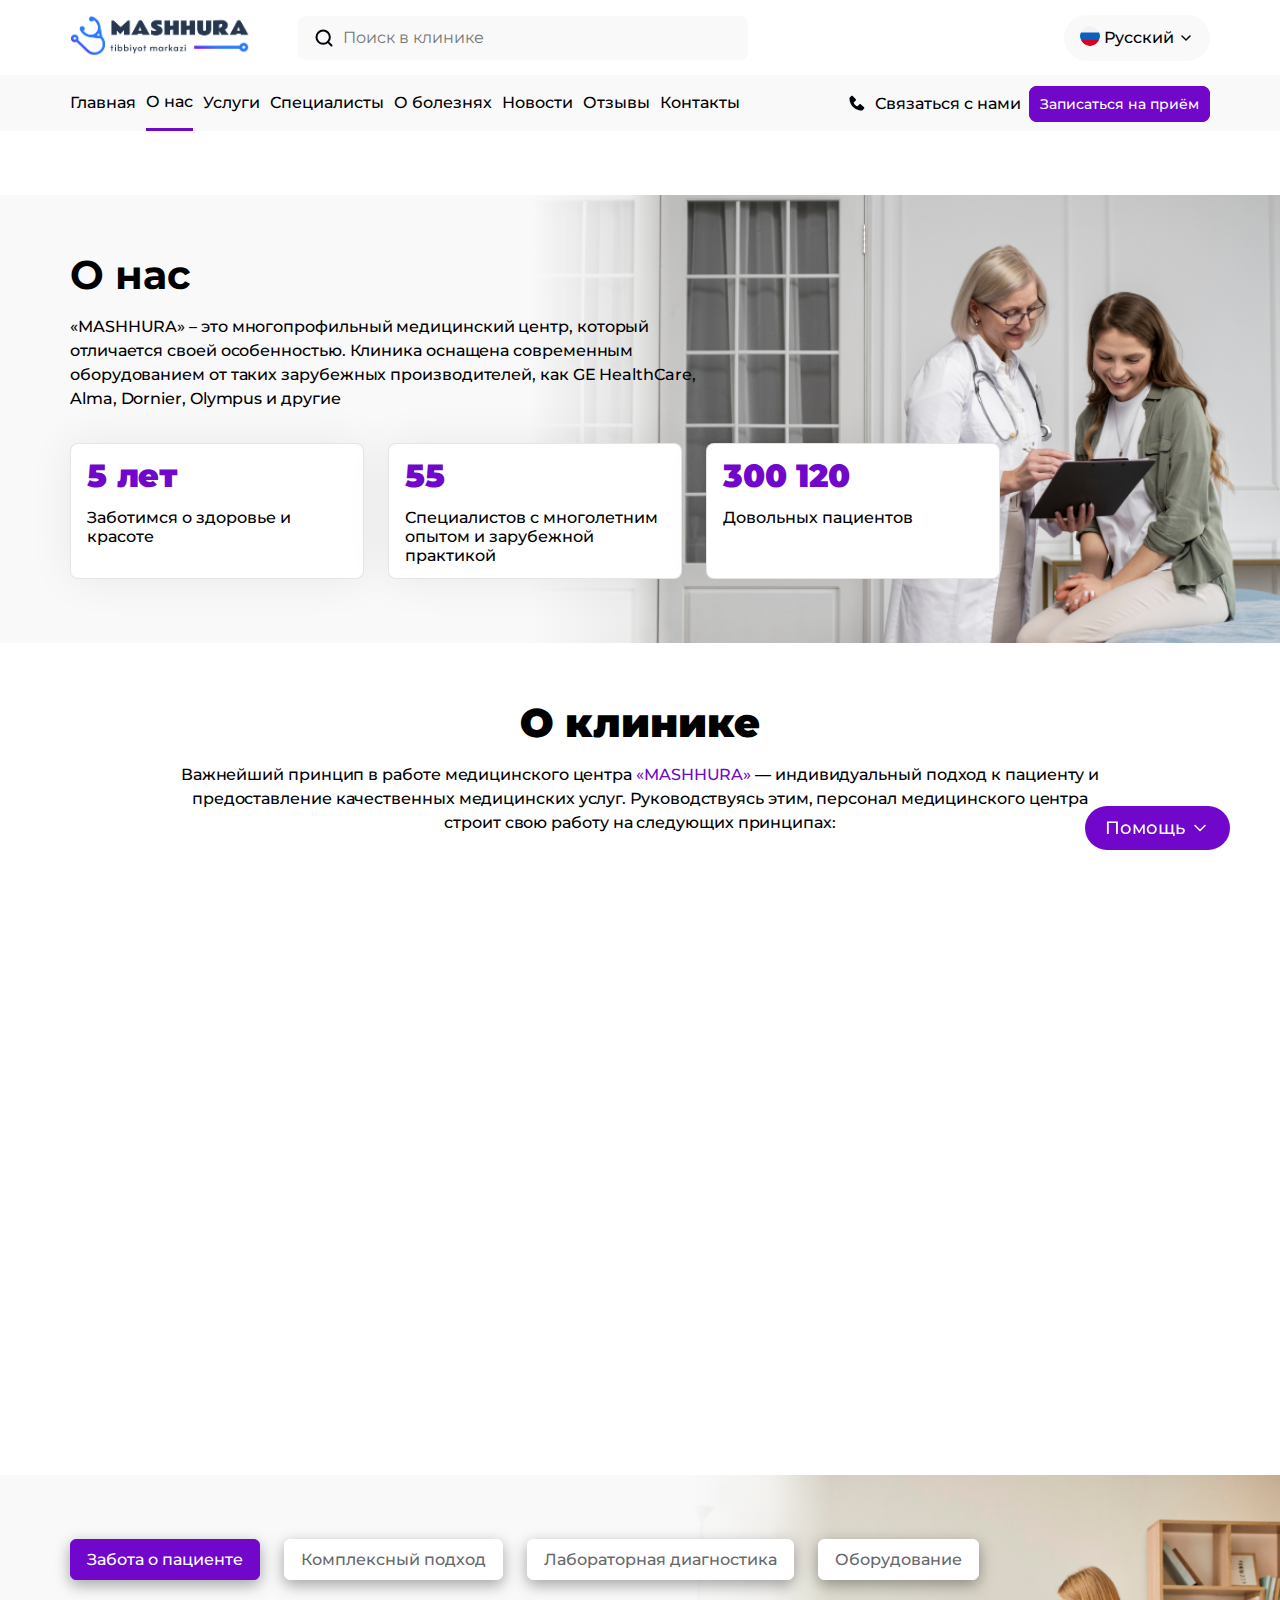
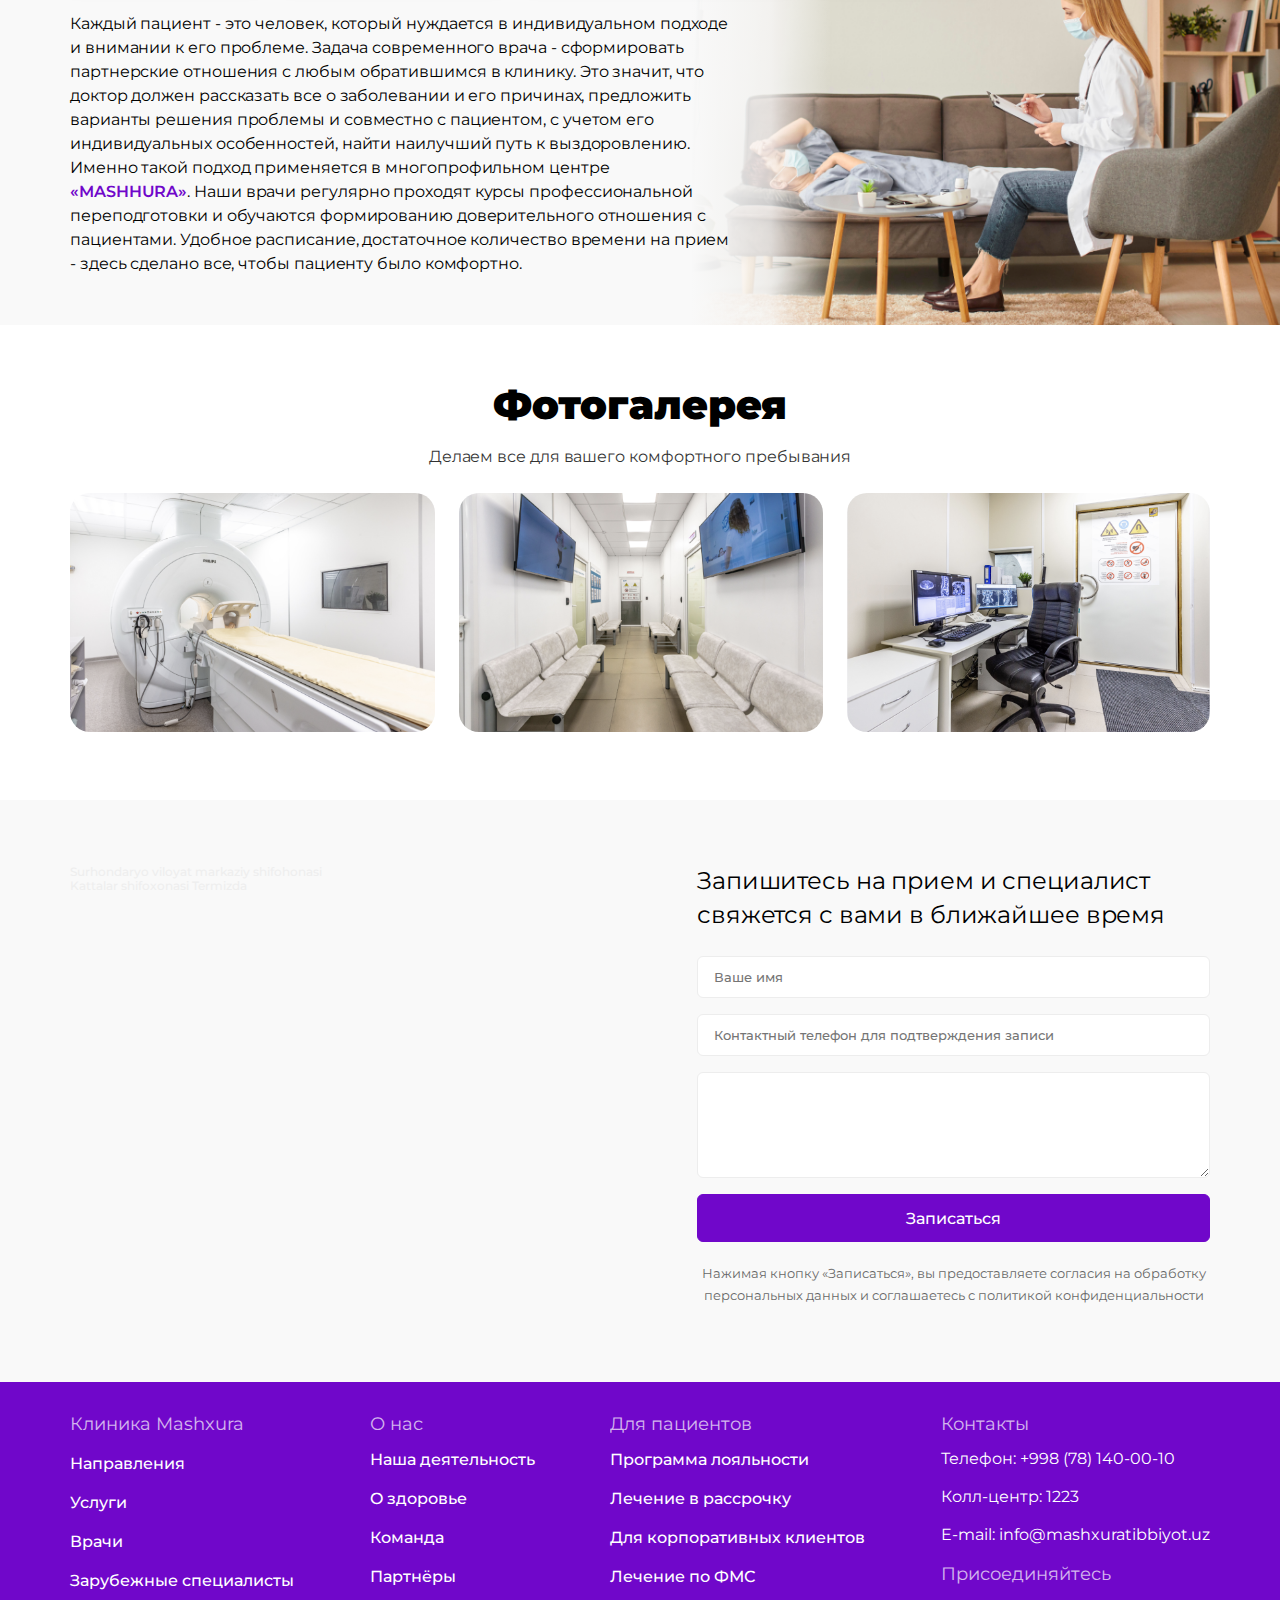
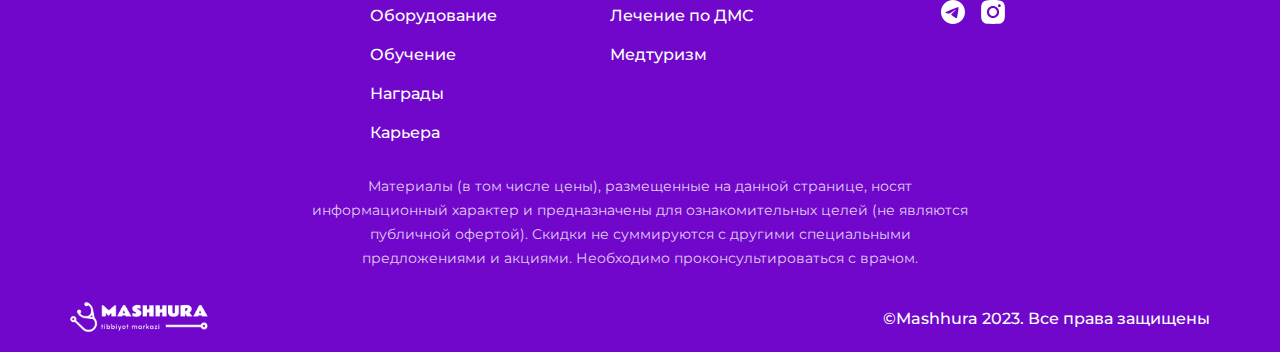
<file: about-page.html>
<!DOCTYPE html>
<html lang="en">
  <head>
    <meta charset="UTF-8" />
    <meta name="viewport" content="width=device-width, initial-scale=1.0" />

    <link
      rel="stylesheet"
      href="https://cdnjs.cloudflare.com/ajax/libs/OwlCarousel2/2.3.4/assets/owl.carousel.css"
      integrity="sha512-UTNP5BXLIptsaj5WdKFrkFov94lDx+eBvbKyoe1YAfjeRPC+gT5kyZ10kOHCfNZqEui1sxmqvodNUx3KbuYI/A=="
      crossorigin="anonymous"
      referrerpolicy="no-referrer"
    />
    <link rel="stylesheet" href="css/styles.css" />
    <link rel="stylesheet" href="css/about-us-page.css" />
    <title>MASHHURA</title>
  </head>
  <body>
    
    <div class="header-wrapper">
      <div class="header container">
        <div class="header-logo">
          <a href="index.html">
            <img src="./images/logo.png" alt="logo" />
          </a>
        </div>

        <div class="header-search">
          <img src="images/icons/search.svg" alt="img" />
          <input type="search" placeholder="Поиск в клинике" />
        </div>

        <div class="header-lang">
          <div class="lang-main">
            <div class="lang-icon">
              <img src="images/icons/russian.svg" alt="flag" />
            </div>
            <span>Русский</span>
            <div class="chevron-down">
              <img src="images/icons/chevron-down.svg" alt="chevron-down" />
            </div>
          </div>

          <div class="lang-other">
            <img src="images/icons/uzbek.svg" alt="" />
            <span>Uzbek</span>
          </div>
        </div>
      </div>

      <div class="header-menu__wrapper">
        <div class="header-menu container">
          <div class="header-menu__items">
            <ul>
              <li class="menu-item">
                <a href="index.html">Главная</a>
              </li>
              <li class="menu-item">
                <a class="active" href="about-page.html"
                  >
                  О нас
                  <!-- <img src="images/icons/chevron-down.svg" alt="" /> -->
                </a>
              </li>
              <li class="menu-item"><a href="services-page.html">Услуги</a></li>
              <li class="menu-item">
                <a href="specialists-page.html">Специалисты</a>
              </li>
              <li class="menu-item">
                <a href="disease-page.html">О болезнях</a>
              </li>
              <li class="menu-item"><a href="news-page.html">Новости</a></li>
              <li class="menu-item"><a href="feedbacks-page.html">Отзывы</a></li>
              <li class="menu-item"><a href="#">Контакты</a></li>
            </ul>
          </div>
          <div class="header-menu__buttons">
            <div class="contact-menu">
              <div class="contact-main">
                <img src="images/icons/telephone-3.svg" alt="" />
                <span>Связаться с нами</span>
              </div>
              <div class="contact-numbers">
                <div class="call-center">
                  <a href="#">
                    <img src="images/icons/telephone-1.svg" alt="phone" />
                    <div>
                      <span>Колл-центр</span>
                      <strong>1223</strong>
                    </div>
                  </a>
                </div>
                <div class="call-phone">
                  <a href="#">
                    <img src="images/icons/telephone-2.svg" alt="phone" />

                    <div>
                      <span>Телефон</span>
                      <strong>+998 (78) 140-00-10</strong>
                    </div>
                  </a>
                </div>
              </div>
            </div>
            <div class="contact-message">
              <a
                data-modal-target2="#recall-modal"
                class="open-recall-modal"
                href="#"
              >
                Записаться на приём
              </a>
            </div>

            <div class="recall-modal" id="recall-modal">
              <div class="recall-modal-header">
                <div class="recall-title">Оставить заявку</div>
              </div>
              <button data-close-button2="" class="close-button">
                <svg
                  xmlns="http://www.w3.org/2000/svg"
                  width="25"
                  height="25"
                  viewBox="0 0 20 20"
                  fill="none"
                >
                  <g opacity="0.7">
                    <path
                      d="M16 5L6 15"
                      stroke="black"
                      stroke-width="2"
                      stroke-linecap="round"
                      stroke-linejoin="round"
                    />
                    <path
                      d="M6 5L16 15"
                      stroke="black"
                      stroke-width="2"
                      stroke-linecap="round"
                      stroke-linejoin="round"
                    />
                  </g>
                </svg>
              </button>
              <div class="recall-modal-content">
                <div class="recall-modal__content-subtitle">
                  Мы свяжемся с Вами в ближайшее время
                </div>

                <div class="recall-telephone">
                  <input
                    class="recall-phone"
                    type="name"
                    name="name"
                    required
                    placeholder="Ваше имя*"
                  />
                </div>

                <div class="recall-telephone">
                  <input
                    class="recall-phone"
                    type="number"
                    name="tel"
                    required
                    value="+998"
                  />
                </div>

                <p class="recall-modal-subtitle">
                  Нажимая на кнопку Оставить заявку, я соглашаюсь с условиями
                  Политики обработки персональных данных
                </p>
                <button
                  type="submit"
                  id="recall-modal-btn"
                  class="recall-modal-btn"
                >
                  Оставить заявку
                </button>
              </div>
            </div>
          </div>
        </div>
      </div>

      <div class="help-btn">
        <div id="help-btn-main" class="help-btn-main">
          <p>Помощь</p>
          <svg
            xmlns="http://www.w3.org/2000/svg"
            width="20"
            height="20"
            viewBox="0 0 20 20"
            fill="none"
          >
            <path
              d="M15 7.5L10 12.5L5 7.5"
              stroke="white"
              stroke-width="1.5"
              stroke-linecap="round"
              stroke-linejoin="round"
            />
          </svg>
        </div>

        <div class="help-btn-others">
          <a href="https://telegram.org/">
            <img src="images/icons/telegram-white.svg" alt="telegram-white" />
            <span>Telegram</span>
          </a>
          <a href="https://www.whatsapp.com/">
            <img src="images/icons/whatsapp.svg" alt="whatsapp" />
            <span>Whatsapp</span>
          </a>
          <a data-modal-target="#modal" class="open-modal" href="#">
            <img src="images/icons/telephone-4.svg" alt="phone" />
            <span>Обратный звонок</span>
          </a>
          <a href="#">
            <img src="images/icons/message-circle.svg" alt="message" />
            <span>Отправить сообщение</span>
          </a>
        </div>
      </div>

      <div class="modal" id="modal">
        <div class="modal-header">
          <div class="title">Обратный звонок</div>
        </div>
        <button data-close-button class="close-button">
          <svg
            xmlns="http://www.w3.org/2000/svg"
            width="25"
            height="25"
            viewBox="0 0 20 20"
            fill="none"
          >
            <g opacity="0.7">
              <path
                d="M16 5L6 15"
                stroke="black"
                stroke-width="2"
                stroke-linecap="round"
                stroke-linejoin="round"
              />
              <path
                d="M6 5L16 15"
                stroke="black"
                stroke-width="2"
                stroke-linecap="round"
                stroke-linejoin="round"
              />
            </g>
          </svg>
        </button>
        <div class="modal-content">
          <p class="modal-subtitle">
            Оставьте свой номер телефона и мы вам перезвоним
          </p>
          <label class="phone-number" for="tel">Номер телефона</label>
          <input
            class="telephone"
            type="number"
            name="tel"
            required
            value="+998"
          />
          <button type="submit" id="modal-btn" class="modal-btn">
            Отправить
          </button>
        </div>
      </div>
    </div>
    <div id="overlay"></div>

    <section class="about-us__wrapper">
      <div class="about-us container">
        <div class="about-us__upper">
          <div class="about-us__title">О нас</div>
          <div class="about-us__text">
            <strong>«MASHHURA»</strong> – это многопрофильный медицинский центр,
            который отличается своей особенностью. Клиника оснащена современным
            оборудованием от таких зарубежных производителей, как GE HealthCare,
            Alma, Dornier, Olympus и другие
          </div>
        </div>
        <div class="about-us__card">
          <div class="card">
            <div class="card-title">5 лет</div>
            <div class="card-description">Заботимся о здоровье и красоте</div>
          </div>
          <div class="card">
            <div class="card-title">55</div>
            <div class="card-description">
              Специалистов с многолетним опытом и зарубежной практикой
            </div>
          </div>
          <div class="card">
            <div class="card-title">300 120</div>
            <div class="card-description">Довольных пациентов</div>
          </div>
        </div>
        <div class="background-image">
          <img src="./images/about-us-section.png" alt="" />
          <div class="gradient"></div>
        </div>
      </div>
    </section>

    <section class="about-clinic__wrapper container">
      <div class="about-clinic">
        <div class="about-clinic-title">О клинике</div>
        <div class="about-clinic-text">
          <p>
            Важнейший принцип в работе медицинского центра
            <span>«MASHHURA»</span> — индивидуальный подход к пациенту и
            предоставление качественных медицинских услуг. Руководствуясь этим,
            персонал медицинского центра строит свою работу на следующих
            принципах:
          </p>
        </div>
        <div class="about-clinic-video">
          <iframe
            width="960"
            height="540"
            src="https://www.youtube.com/embed/CYKiXILAyQI?si=HzdsEWPe8PAo0uAU"
            title="YouTube video player"
            frameborder="0"
            allow="accelerometer; autoplay; clipboard-write; encrypted-media; gyroscope; picture-in-picture; web-share"
            allowfullscreen
          ></iframe>
        </div>
      </div>
    </section>

    <section class="advantages-wrapper">
      <div class="advantages container">
        <div class="advantages-buttons">
          <button
            class="item-btn active"
            onclick="toggleActiveClass(event)"
            data-content="Каждый пациент - это человек, который нуждается в индивидуальном
              подходе и внимании к его проблеме. Задача современного врача -
              сформировать партнерские отношения с любым обратившимся в клинику.
              Это значит, что доктор должен рассказать все о заболевании и его
              причинах, предложить варианты решения проблемы и совместно с
              пациентом, с учетом его индивидуальных особенностей, найти наилучший
              путь к выздоровлению.
              Именно такой подход применяется в многопрофильном центре
              «MASHHURA». Наши врачи регулярно проходят курсы
              профессиональной переподготовки и обучаются формированию
              доверительного отношения с пациентами. Удобное расписание,
              достаточное количество времени на прием - здесь сделано все, чтобы
              пациенту было комфортно."
          >
            Забота о пациенте
          </button>
          <button
            class="item-btn"
            onclick="toggleActiveClass(event)"
            data-content="Именно такой подход применяется в многопрофильном центре
              «MASHHURA». Наши врачи регулярно проходят курсы
              профессиональной переподготовки и обучаются формированию
              доверительного отношения с пациентами. Удобное расписание,
              достаточное количество времени на прием - здесь сделано все, чтобы
              пациенту было комфортно.
              Каждый пациент - это человек, который нуждается в индивидуальном
              подходе и внимании к его проблеме. Задача современного врача -
              сформировать партнерские отношения с любым обратившимся в клинику.
              Это значит, что доктор должен рассказать все о заболевании и его
              причинах, предложить варианты решения проблемы и совместно с
              пациентом, с учетом его индивидуальных особенностей, найти наилучший
              путь к выздоровлению."
          >
            Комплексный подход
          </button>
          <button
            class="item-btn"
            onclick="toggleActiveClass(event)"
            data-content=" Наши врачи регулярно проходят курсы
              профессиональной переподготовки и обучаются формированию
              доверительного отношения с пациентами. Удобное расписание,
              достаточное количество времени на прием - здесь сделано все, чтобы
              пациенту было комфортно.
              Каждый пациент - это человек, который нуждается в индивидуальном
              подходе и внимании к его проблеме. Задача современного врача -
              сформировать партнерские отношения с любым обратившимся в клинику.
              Это значит, что доктор должен рассказать все о заболевании и его
              причинах, предложить варианты решения проблемы и совместно с
              пациентом, с учетом его индивидуальных особенностей, найти наилучший
              путь к выздоровлению."
          >
            Лабораторная диагностика
          </button>
          <button
            class="item-btn"
            onclick="toggleActiveClass(event)"
            data-content="Задача современного врача -
            сформировать партнерские отношения с любым обратившимся в клинику. Именно такой подход применяется в многопрофильном центре
              «MASHHURA». Наши врачи регулярно проходят курсы
              профессиональной переподготовки и обучаются формированию
              доверительного отношения с пациентами. Удобное расписание,
              достаточное количество времени на прием - здесь сделано все, чтобы
              пациенту было комфортно.
              Каждый пациент - это человек, который нуждается в индивидуальном
              подходе и внимании к его проблеме. 
              Это значит, что доктор должен рассказать все о заболевании и его
              причинах, предложить варианты решения проблемы и совместно с
              пациентом, с учетом его индивидуальных особенностей, найти наилучший
              путь к выздоровлению."
          >
            Оборудование
          </button>
        </div>
        <div id="advantages-content" class="advantages-content">
          Каждый пациент - это человек, который нуждается в индивидуальном
          подходе и внимании к его проблеме. Задача современного врача -
          сформировать партнерские отношения с любым обратившимся в клинику. Это
          значит, что доктор должен рассказать все о заболевании и его причинах,
          предложить варианты решения проблемы и совместно с пациентом, с учетом
          его индивидуальных особенностей, найти наилучший путь к выздоровлению.
          Именно такой подход применяется в многопрофильном центре
          <span>«MASHHURA»</span>. Наши врачи регулярно проходят курсы
          профессиональной переподготовки и обучаются формированию
          доверительного отношения с пациентами. Удобное расписание, достаточное
          количество времени на прием - здесь сделано все, чтобы пациенту было
          комфортно.
        </div>
        <div class="background-image">
          <img src="./images/advantages-image.png" alt="" />
          <div class="gradient"></div>
        </div>
      </div>
    </section>

    <section class="photogallery-wrapper container">
      <div class="photogallery">
        <div class="photogallery-title">Фотогалерея</div>
        <div class="photogallery-subtitle">
          Делаем все для вашего комфортного пребывания
        </div>

        <div class="photo-slider">

          <div id="owl-carousel" class="owl-carousel">
            <div class="photo-item">
              <img src="images/photogallary-1.png" alt="photo" />
            </div>
            <div class="photo-item">
              <img src="images/photogallary-2.png" alt="photo" />
            </div>
            <div class="photo-item">
              <img src="images/photogallary-3.png" alt="photo" />
            </div>
          </div>
        </div>
      </div>
    </section>

    <section class="map-section__wrapper">
      <div class="about-map-section container">
        <div class="about-map">
          <div style="position: relative; overflow: hidden">
            <a
              href="https://yandex.uz/maps/org/68626133163/?utm_medium=mapframe&utm_source=maps"
              style="color: #eee; font-size: 12px; position: absolute; top: 0px"
            >
              Surhondaryo viloyat markaziy shifohonasi
            </a>
            <a
              href="https://yandex.uz/maps/10338/termez/category/hospital/184105956/?utm_medium=mapframe&utm_source=maps"
              style="
                color: #eee;
                font-size: 12px;
                position: absolute;
                top: 14px;
              "
            >
              Kattalar shifoxonasi Termizda
            </a>
            <iframe
              src="https://yandex.uz/map-widget/v1/?from=mapframe&ll=67.267742%2C37.216747&mode=poi&poi%5Bpoint%5D=67.267732%2C37.215415&poi%5Buri%5D=ymapsbm1%3A%2F%2Forg%3Foid%3D68626133163&source=mapframe&utm_source=mapframe&z=16"
              width="100%"
              height="450"
              frameborder="0"
              allowfullscreen="true"
              style="position: relative"
              class="yandex-map"
            >
            </iframe>
          </div>
        </div>
        <div class="form-section">
          <div class="form-section-title">
            Запишитесь на прием и специалист свяжется с вами в ближайшее время
          </div>
          <form class="form">
            <label for="fname"></label>
            <input
              class="input"
              type="text"
              id="fname"
              name="fname"
              placeholder="Ваше имя"
            />
            <label for="lname"></label>
            <input
              class="input"
              type="text"
              id="lname"
              name="lname"
              placeholder="Контактный телефон для подтверждения записи"
            />
            <textarea
              name="comments"
              id="comments"
              cols="30"
              rows="5"
              placeholder="Комментарии"
            >
            </textarea>
            <input class="form-btn" type="submit" value="Записаться" />
          </form>
          <div class="form-section-subtitle">
            Нажимая кнопку «Записаться», вы предоставляете согласия на обработку
            персональных данных и соглашаетесь с политикой конфиденциальности
          </div>
        </div>
      </div>
    </section>

    <footer>
      <div class="container">
        <div class="footer-links">
          <div class="clinic">
            <div class="clinic-title">Клиника Mashxura</div>
            <div class="clinic-links">
              <a href="#">Направления</a>
              <a href="#">Услуги</a>
              <a href="#">Врачи</a>
              <a href="#">Зарубежные специалисты</a>
            </div>
          </div>

          <div class="about-center">
            <div class="about-title">О нас</div>
            <div class="about-links">
              <a href="#">Наша деятельность</a>
              <a href="#">O здоровье</a>
              <a href="#">Команда</a>
              <a href="#">Партнёры</a>
              <a href="#">Оборудование</a>
              <a href="#">Обучение</a>
              <a href="#">Награды</a>
              <a href="#">Карьера</a>
            </div>
          </div>

          <div class="for-patients">
            <div class="patients-title">Для пациентов</div>
            <div class="patients-links">
              <a href="#">Программа лояльности</a>
              <a href="#">Лечение в рассрочку</a>
              <a href="#">Для корпоративных клиентов</a>
              <a href="#">Лечение по ФМС</a>
              <a href="#">Лечение по ДМС</a>
              <a href="#">Медтуризм</a>
            </div>
          </div>

          <div class="contacts">
            <div class="contacts-title">Контакты</div>
            <span>Телефон: +998 (78) 140-00-10</span>
            <span>Колл-центр: 1223</span>
            <span>E-mail: info@mashxuratibbiyot.uz</span>
            <div class="contacts-social">
              <div class="social-title">Присоединяйтесь</div>
              <div class="social-links">
                <a href="https://telegram.org/">
                  <img src="images/icons/telegram.svg" alt="telegram" />
                </a>
                <a href="https://www.instagram.com/">
                  <img src="images/icons/instagram.svg" alt="instagram" />
                </a>
              </div>
            </div>

            <div class="download-btn">
              <img src="images/icons/Download Square.svg" alt="icon" />
              <span>Скачать прайс-лист</span>
            </div>
          </div>
        </div>

        <div class="footer-description">
          <p>
            Материалы (в том числе цены), размещенные на данной странице, носят
            информационный характер и предназначены для ознакомительных целей
            (не являются публичной офертой). Скидки не суммируются с другими
            специальными предложениями и акциями. Необходимо
            проконсультироваться с врачом.
          </p>
        </div>

        <div class="section">
          <div class="section-img">
            <a href="index.html"
              ><img src="images/logo-footer.svg" alt="logo"
            /></a>
          </div>
          <div class="section-text">
            <p>©Mashhura 2023. Все права защищены</p>
          </div>
        </div>
      </div>
    </footer>

    <script src="js-files/js.js"></script>

    <script
      src="https://cdnjs.cloudflare.com/ajax/libs/jquery/3.7.1/jquery.min.js"
      integrity="sha512-v2CJ7UaYy4JwqLDIrZUI/4hqeoQieOmAZNXBeQyjo21dadnwR+8ZaIJVT8EE2iyI61OV8e6M8PP2/4hpQINQ/g=="
      crossorigin="anonymous"
      referrerpolicy="no-referrer"
    ></script>
    <script
      src="https://cdnjs.cloudflare.com/ajax/libs/OwlCarousel2/2.3.4/owl.carousel.min.js"
      integrity="sha512-bPs7Ae6pVvhOSiIcyUClR7/q2OAsRiovw4vAkX+zJbw3ShAeeqezq50RIIcIURq7Oa20rW2n2q+fyXBNcU9lrw=="
      crossorigin="anonymous"
      referrerpolicy="no-referrer"
    ></script>

    <script>
      $("#owl-carousel").owlCarousel({
        loop: true,
        margin: 20,
        nav: true,
        mouseDrag: true,
        responsive: {
          0: {
            items: 1,
          },
          800: {
            items: 2,
          }
        },
      });
    </script>
  </body>
</html>
</file>
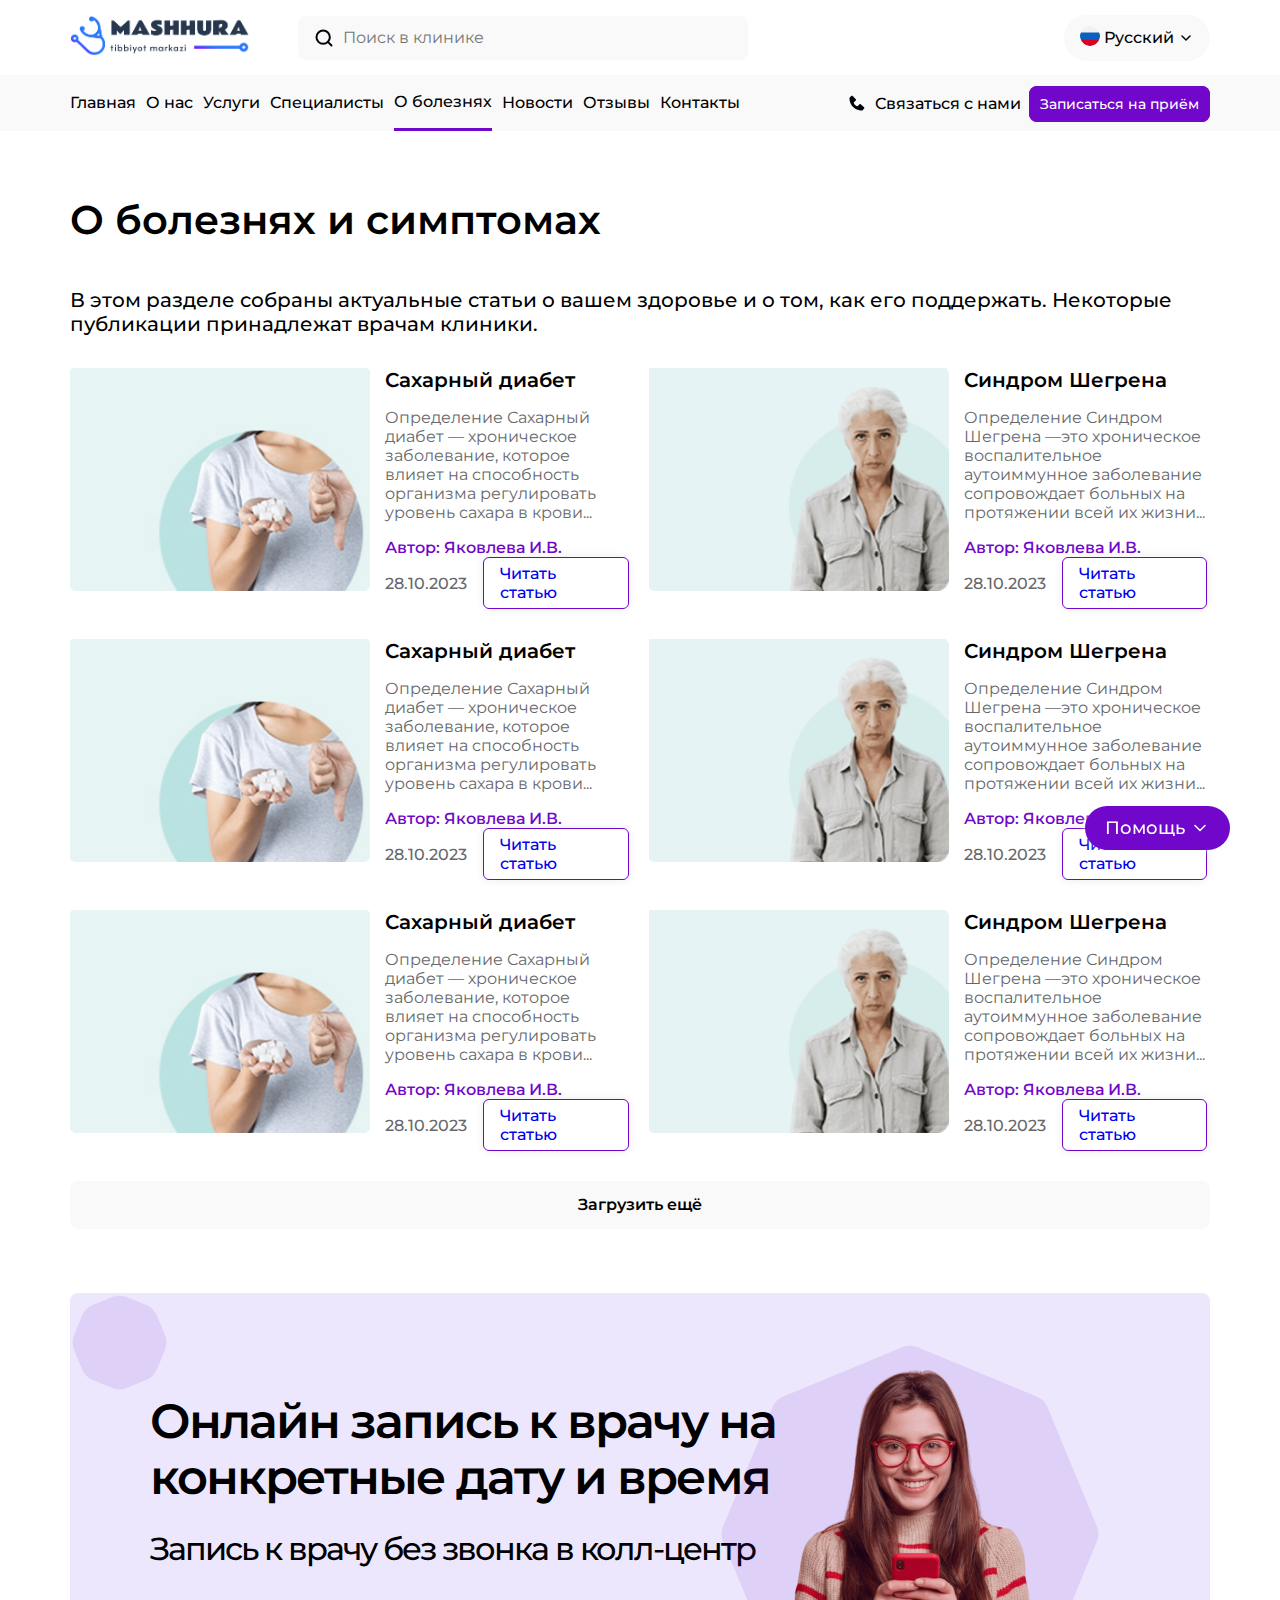
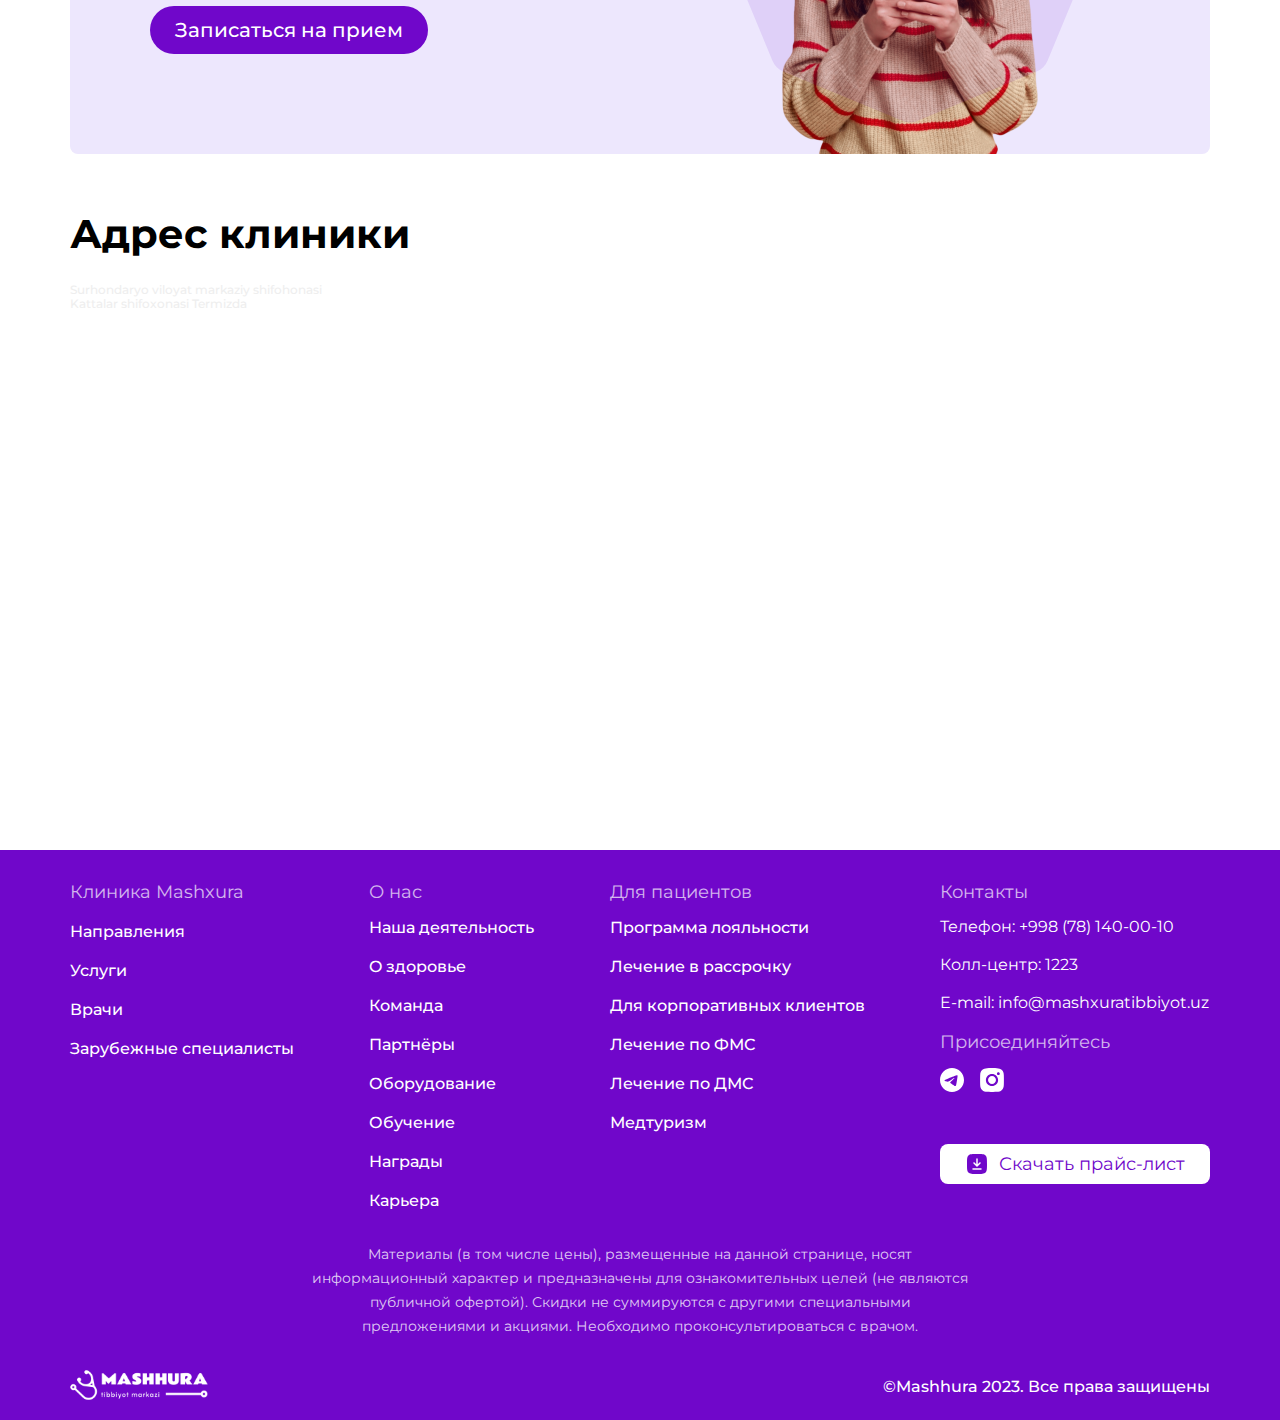
<file: disease-page.html>
<!DOCTYPE html>
<html lang="en">
  <head>
    <meta charset="UTF-8" />
    <meta name="viewport" content="width=device-width, initial-scale=1.0" />

    <link rel="stylesheet" href="css/disease.css" />
    <link rel="stylesheet" href="css/styles.css" />
    <title>MASHHURA</title>
  </head>
  <body>
    <div class="header-wrapper">
      <div class="header container">
        <div class="header-logo">
          <a href="index.html">
            <img src="./images/logo.png" alt="logo" />
          </a>
        </div>

        <div class="header-search">
          <img src="images/icons/search.svg" alt="img" />
          <input type="search" placeholder="Поиск в клинике" />
        </div>

        <div class="header-lang">
          <div class="lang-main">
            <div class="lang-icon">
              <img src="images/icons/russian.svg" alt="flag" />
            </div>
            <span>Русский</span>
            <div class="chevron-down">
              <img src="images/icons/chevron-down.svg" alt="chevron-down" />
            </div>
          </div>

          <div class="lang-other">
            <img src="images/icons/uzbek.svg" alt="" />
            <span>Uzbek</span>
          </div>
        </div>
      </div>

      <div class="header-menu__wrapper">
        <div class="header-menu container">
          <div class="header-menu__items">
            <ul>
              <li class="menu-item">
                <a href="index.html">Главная</a>
              </li>
              <li class="menu-item">
                <a href="about-page.html">
                  О нас
                  <!-- <img src="images/icons/chevron-down.svg" alt="" /> -->
                </a>
              </li>
              <li class="menu-item"><a href="services-page.html">Услуги</a></li>
              <li class="menu-item">
                <a href="specialists-page.html">Специалисты</a>
              </li>
              <li class="menu-item">
                <a class="active" href="disease-page.html">О болезнях</a>
              </li>
              <li class="menu-item"><a href="news-page.html">Новости</a></li>
              <li class="menu-item">
                <a href="feedbacks-page.html">Отзывы</a>
              </li>
              <li class="menu-item"><a href="#">Контакты</a></li>
            </ul>
          </div>
          <div class="header-menu__buttons">
            <div class="contact-menu">
              <div class="contact-main">
                <img src="images/icons/telephone-3.svg" alt="" />
                <span>Связаться с нами</span>
              </div>
              <div class="contact-numbers">
                <div class="call-center">
                  <a href="#">
                    <img src="images/icons/telephone-1.svg" alt="phone" />
                    <div>
                      <span>Колл-центр</span>
                      <strong>1223</strong>
                    </div>
                  </a>
                </div>
                <div class="call-phone">
                  <a href="#">
                    <img src="images/icons/telephone-2.svg" alt="phone" />

                    <div>
                      <span>Телефон</span>
                      <strong>+998 (78) 140-00-10</strong>
                    </div>
                  </a>
                </div>
              </div>
            </div>
            <div class="contact-message">
              <a
                data-modal-target2="#recall-modal"
                class="open-recall-modal"
                href="#"
              >
                Записаться на приём
              </a>
            </div>

            <div class="recall-modal" id="recall-modal">
              <div class="recall-modal-header">
                <div class="recall-title">Оставить заявку</div>
              </div>
              <button data-close-button2="" class="close-button">
                <svg
                  xmlns="http://www.w3.org/2000/svg"
                  width="25"
                  height="25"
                  viewBox="0 0 20 20"
                  fill="none"
                >
                  <g opacity="0.7">
                    <path
                      d="M16 5L6 15"
                      stroke="black"
                      stroke-width="2"
                      stroke-linecap="round"
                      stroke-linejoin="round"
                    />
                    <path
                      d="M6 5L16 15"
                      stroke="black"
                      stroke-width="2"
                      stroke-linecap="round"
                      stroke-linejoin="round"
                    />
                  </g>
                </svg>
              </button>
              <div class="recall-modal-content">
                <div class="recall-modal__content-subtitle">
                  Мы свяжемся с Вами в ближайшее время
                </div>

                <div class="recall-telephone">
                  <input
                    class="recall-phone"
                    type="name"
                    name="name"
                    required
                    placeholder="Ваше имя*"
                  />
                </div>

                <div class="recall-telephone">
                  <input
                    class="recall-phone"
                    type="number"
                    name="tel"
                    required
                    value="+998"
                  />
                </div>

                <p class="recall-modal-subtitle">
                  Нажимая на кнопку Оставить заявку, я соглашаюсь с условиями
                  Политики обработки персональных данных
                </p>
                <button
                  type="submit"
                  id="recall-modal-btn"
                  class="recall-modal-btn"
                >
                  Оставить заявку
                </button>
              </div>
            </div>
          </div>
        </div>
      </div>

      <div class="help-btn">
        <div id="help-btn-main" class="help-btn-main">
          <p>Помощь</p>
          <svg
            xmlns="http://www.w3.org/2000/svg"
            width="20"
            height="20"
            viewBox="0 0 20 20"
            fill="none"
          >
            <path
              d="M15 7.5L10 12.5L5 7.5"
              stroke="white"
              stroke-width="1.5"
              stroke-linecap="round"
              stroke-linejoin="round"
            />
          </svg>
        </div>

        <div class="help-btn-others">
          <a href="https://telegram.org/">
            <img src="images/icons/telegram-white.svg" alt="telegram-white" />
            <span>Telegram</span>
          </a>
          <a href="https://www.whatsapp.com/">
            <img src="images/icons/whatsapp.svg" alt="whatsapp" />
            <span>Whatsapp</span>
          </a>
          <a data-modal-target="#modal" class="open-modal" href="#">
            <img src="images/icons/telephone-4.svg" alt="phone" />
            <span>Обратный звонок</span>
          </a>
          <a href="#">
            <img src="images/icons/message-circle.svg" alt="message" />
            <span>Отправить сообщение</span>
          </a>
        </div>
      </div>

      <div class="modal" id="modal">
        <div class="modal-header">
          <div class="title">Обратный звонок</div>
        </div>
        <button data-close-button class="close-button">
          <svg
            xmlns="http://www.w3.org/2000/svg"
            width="25"
            height="25"
            viewBox="0 0 20 20"
            fill="none"
          >
            <g opacity="0.7">
              <path
                d="M16 5L6 15"
                stroke="black"
                stroke-width="2"
                stroke-linecap="round"
                stroke-linejoin="round"
              />
              <path
                d="M6 5L16 15"
                stroke="black"
                stroke-width="2"
                stroke-linecap="round"
                stroke-linejoin="round"
              />
            </g>
          </svg>
        </button>
        <div class="modal-content">
          <p class="modal-subtitle">
            Оставьте свой номер телефона и мы вам перезвоним
          </p>
          <label class="phone-number" for="tel">Номер телефона</label>
          <input
            class="telephone"
            type="number"
            name="tel"
            required
            value="+998"
          />
          <button type="submit" id="modal-btn" class="modal-btn">
            Отправить
          </button>
        </div>
      </div>
    </div>
    <div id="overlay"></div>

    <div class="disease-wrapper container">
      <div class="disease">
        <div class="disease-title">О болезнях и симптомах</div>
        <div class="disease-subtitle">
          В этом разделе собраны актуальные статьи о вашем здоровье и о том, как
          его поддержать. Некоторые публикации принадлежат врачам клиники.
        </div>
        <div class="disease-cards">
          <div class="carousel">
            <div class="card">
              <div class="card-img">
                <img src="./images/disease/disease-1.png" alt="disease-1" />
              </div>
              <div class="card-content">
                <div class="card-content-title">Сахарный диабет</div>
                <div class="card-content-subtitle">
                  Определение Сахарный диабет — хроническое заболевание, которое
                  влияет на способность организма регулировать уровень сахара в
                  крови...
                </div>
                <div class="card-content-author">Автор: Яковлева И.В.</div>
                <div class="card-content-date">
                  <span class="date">28.10.2023</span>
                  <span class="btn"><a href="#">Читать статью</a></span>
                </div>
              </div>
            </div>

            <div class="card">
              <div class="card-img">
                <img src="./images/disease/disease-2.png" alt="disease-1" />
              </div>
              <div class="card-content">
                <div class="card-content-title">Синдром Шегрена</div>
                <div class="card-content-subtitle">
                  Определение Синдром Шегрена —это хроническое воспалительное
                  аутоиммунное заболевание сопровождает больных на протяжении
                  всей их жизни...
                </div>
                <div class="card-content-author">Автор: Яковлева И.В.</div>
                <div class="card-content-date">
                  <span class="date">28.10.2023</span>
                  <span class="btn"><a href="#">Читать статью</a></span>
                </div>
              </div>
            </div>

            <div class="card">
              <div class="card-img">
                <img src="./images/disease/disease-1.png" alt="disease-1" />
              </div>
              <div class="card-content">
                <div class="card-content-title">Сахарный диабет</div>
                <div class="card-content-subtitle">
                  Определение Сахарный диабет — хроническое заболевание, которое
                  влияет на способность организма регулировать уровень сахара в
                  крови...
                </div>
                <div class="card-content-author">Автор: Яковлева И.В.</div>
                <div class="card-content-date">
                  <span class="date">28.10.2023</span>
                  <span class="btn"><a href="#">Читать статью</a></span>
                </div>
              </div>
            </div>

            <div class="card">
              <div class="card-img">
                <img src="./images/disease/disease-2.png" alt="disease-1" />
              </div>
              <div class="card-content">
                <div class="card-content-title">Синдром Шегрена</div>
                <div class="card-content-subtitle">
                  Определение Синдром Шегрена —это хроническое воспалительное
                  аутоиммунное заболевание сопровождает больных на протяжении
                  всей их жизни...
                </div>
                <div class="card-content-author">Автор: Яковлева И.В.</div>
                <div class="card-content-date">
                  <span class="date">28.10.2023</span>
                  <span class="btn"><a href="#">Читать статью</a></span>
                </div>
              </div>
            </div>

            <div class="card">
              <div class="card-img">
                <img src="./images/disease/disease-1.png" alt="disease-1" />
              </div>
              <div class="card-content">
                <div class="card-content-title">Сахарный диабет</div>
                <div class="card-content-subtitle">
                  Определение Сахарный диабет — хроническое заболевание, которое
                  влияет на способность организма регулировать уровень сахара в
                  крови...
                </div>
                <div class="card-content-author">Автор: Яковлева И.В.</div>
                <div class="card-content-date">
                  <span class="date">28.10.2023</span>
                  <span class="btn"><a href="#">Читать статью</a></span>
                </div>
              </div>
            </div>

            <div class="card">
              <div class="card-img">
                <img src="./images/disease/disease-2.png" alt="disease-1" />
              </div>
              <div class="card-content">
                <div class="card-content-title">Синдром Шегрена</div>
                <div class="card-content-subtitle">
                  Определение Синдром Шегрена —это хроническое воспалительное
                  аутоиммунное заболевание сопровождает больных на протяжении
                  всей их жизни...
                </div>
                <div class="card-content-author">Автор: Яковлева И.В.</div>
                <div class="card-content-date">
                  <span class="date">28.10.2023</span>
                  <span class="btn"><a href="#">Читать статью</a></span>
                </div>
              </div>
            </div>
          </div>

          <div id="more-symptoms" class="more-symptoms">
            <p>Загрузить ещё</p>
          </div>
        </div>
      </div>
    </div>

    <div class="appointment-wrapper container">
      <div class="appointment">
        <div class="appointment-octagon">
          <svg
            xmlns="http://www.w3.org/2000/svg"
            width="95"
            height="95"
            viewBox="0 0 95 95"
            fill="none"
          >
            <path
              d="M39.8463 2.17026C44.7469 0.140377 50.2531 0.140375 55.1537 2.17025L74.141 10.0351C79.0416 12.0649 82.9351 15.9584 84.9649 20.859L92.8297 39.8463C94.8596 44.7469 94.8596 50.2531 92.8297 55.1537L84.9649 74.141C82.9351 79.0416 79.0416 82.9351 74.141 84.9649L55.1537 92.8297C50.2531 94.8596 44.7469 94.8596 39.8463 92.8297L20.859 84.9649C15.9584 82.9351 12.0649 79.0416 10.0351 74.141L2.17026 55.1537C0.140377 50.2531 0.140375 44.7469 2.17025 39.8463L10.0351 20.859C12.0649 15.9584 15.9584 12.0649 20.859 10.0351L39.8463 2.17026Z"
              fill="#7007CA"
              fill-opacity="0.1"
            />
          </svg>
        </div>
        <div class="appointment-title">
          Онлайн запись к врачу на конкретные дату и время
        </div>
        <div class="appointment-subtitle">
          Запись к врачу без звонка в колл-центр
        </div>
        <div class="appointment-btn"><a href="#">Записаться на прием</a></div>
        <div class="appointment-img">
          <img
            class="octagon"
            src="./images/Star 14.svg"
            alt="appointment-star"
          />
          <img src="./images/appointment-img.png" alt="appointment" />
        </div>
      </div>
    </div>

    <section class="map-section container">
      <div class="map-title">Адрес клиники</div>
      <div class="map">
        <div style="position: relative; overflow: hidden">
          <a
            href="https://yandex.uz/maps/org/68626133163/?utm_medium=mapframe&utm_source=maps"
            style="color: #eee; font-size: 12px; position: absolute; top: 0px"
            >Surhondaryo viloyat markaziy shifohonasi</a
          >
          <a
            href="https://yandex.uz/maps/10338/termez/category/hospital/184105956/?utm_medium=mapframe&utm_source=maps"
            style="color: #eee; font-size: 12px; position: absolute; top: 14px"
            >Kattalar shifoxonasi Termizda</a
          >
          <iframe
            src="https://yandex.uz/map-widget/v1/?from=mapframe&ll=67.267742%2C37.216747&mode=poi&poi%5Bpoint%5D=67.267732%2C37.215415&poi%5Buri%5D=ymapsbm1%3A%2F%2Forg%3Foid%3D68626133163&source=mapframe&utm_source=mapframe&z=16"
            width="100%"
            height="500"
            frameborder="0"
            allowfullscreen="true"
            style="position: relative"
            class="yandex-map"
          >
          </iframe>
        </div>
      </div>
    </section>

    <footer>
      <div class="container">
        <div class="footer-links">
          <div class="clinic">
            <div class="clinic-title">Клиника Mashxura</div>
            <div class="clinic-links">
              <a href="#">Направления</a>
              <a href="#">Услуги</a>
              <a href="#">Врачи</a>
              <a href="#">Зарубежные специалисты</a>
            </div>
          </div>

          <div class="about-center">
            <div class="about-title">О нас</div>
            <div class="about-links">
              <a href="#">Наша деятельность</a>
              <a href="#">O здоровье</a>
              <a href="#">Команда</a>
              <a href="#">Партнёры</a>
              <a href="#">Оборудование</a>
              <a href="#">Обучение</a>
              <a href="#">Награды</a>
              <a href="#">Карьера</a>
            </div>
          </div>

          <div class="for-patients">
            <div class="patients-title">Для пациентов</div>
            <div class="patients-links">
              <a href="#">Программа лояльности</a>
              <a href="#">Лечение в рассрочку</a>
              <a href="#">Для корпоративных клиентов</a>
              <a href="#">Лечение по ФМС</a>
              <a href="#">Лечение по ДМС</a>
              <a href="#">Медтуризм</a>
            </div>
          </div>

          <div class="contacts">
            <div class="contacts-title">Контакты</div>
            <span>Телефон: +998 (78) 140-00-10</span>
            <span>Колл-центр: 1223</span>
            <span>E-mail: info@mashxuratibbiyot.uz</span>
            <div class="contacts-social">
              <div class="social-title">Присоединяйтесь</div>
              <div class="social-links">
                <a href="https://telegram.org/">
                  <img src="images/icons/telegram.svg" alt="telegram" />
                </a>
                <a href="https://www.instagram.com/">
                  <img src="images/icons/instagram.svg" alt="instagram" />
                </a>
              </div>
            </div>

            <div class="download-btn">
              <a href="#">
                <img src="images/icons/Download Square.svg" alt="icon" />
                <span>Скачать прайс-лист</span>
              </a>
            </div>
          </div>
        </div>

        <div class="footer-description">
          <p>
            Материалы (в том числе цены), размещенные на данной странице, носят
            информационный характер и предназначены для ознакомительных целей
            (не являются публичной офертой). Скидки не суммируются с другими
            специальными предложениями и акциями. Необходимо
            проконсультироваться с врачом.
          </p>
        </div>

        <div class="section">
          <div class="section-img">
            <a href="index.html">
              <img src="images/logo-footer.svg" alt="logo" />
            </a>
          </div>
          <div class="section-text">
            <p>©Mashhura 2023. Все права защищены</p>
          </div>
        </div>
      </div>
    </footer>

    <script src="./js-files/js.js"></script>

    <script>
      const moreBtn = document.querySelector("#more-symptoms");
      moreBtn.addEventListener("click", function () {
        let slideContent = document.querySelector(".carousel");
        let myClone = slideContent.cloneNode(true);

        slideContent.appendChild(myClone);
      });
    </script>
  </body>
</html>
</file>
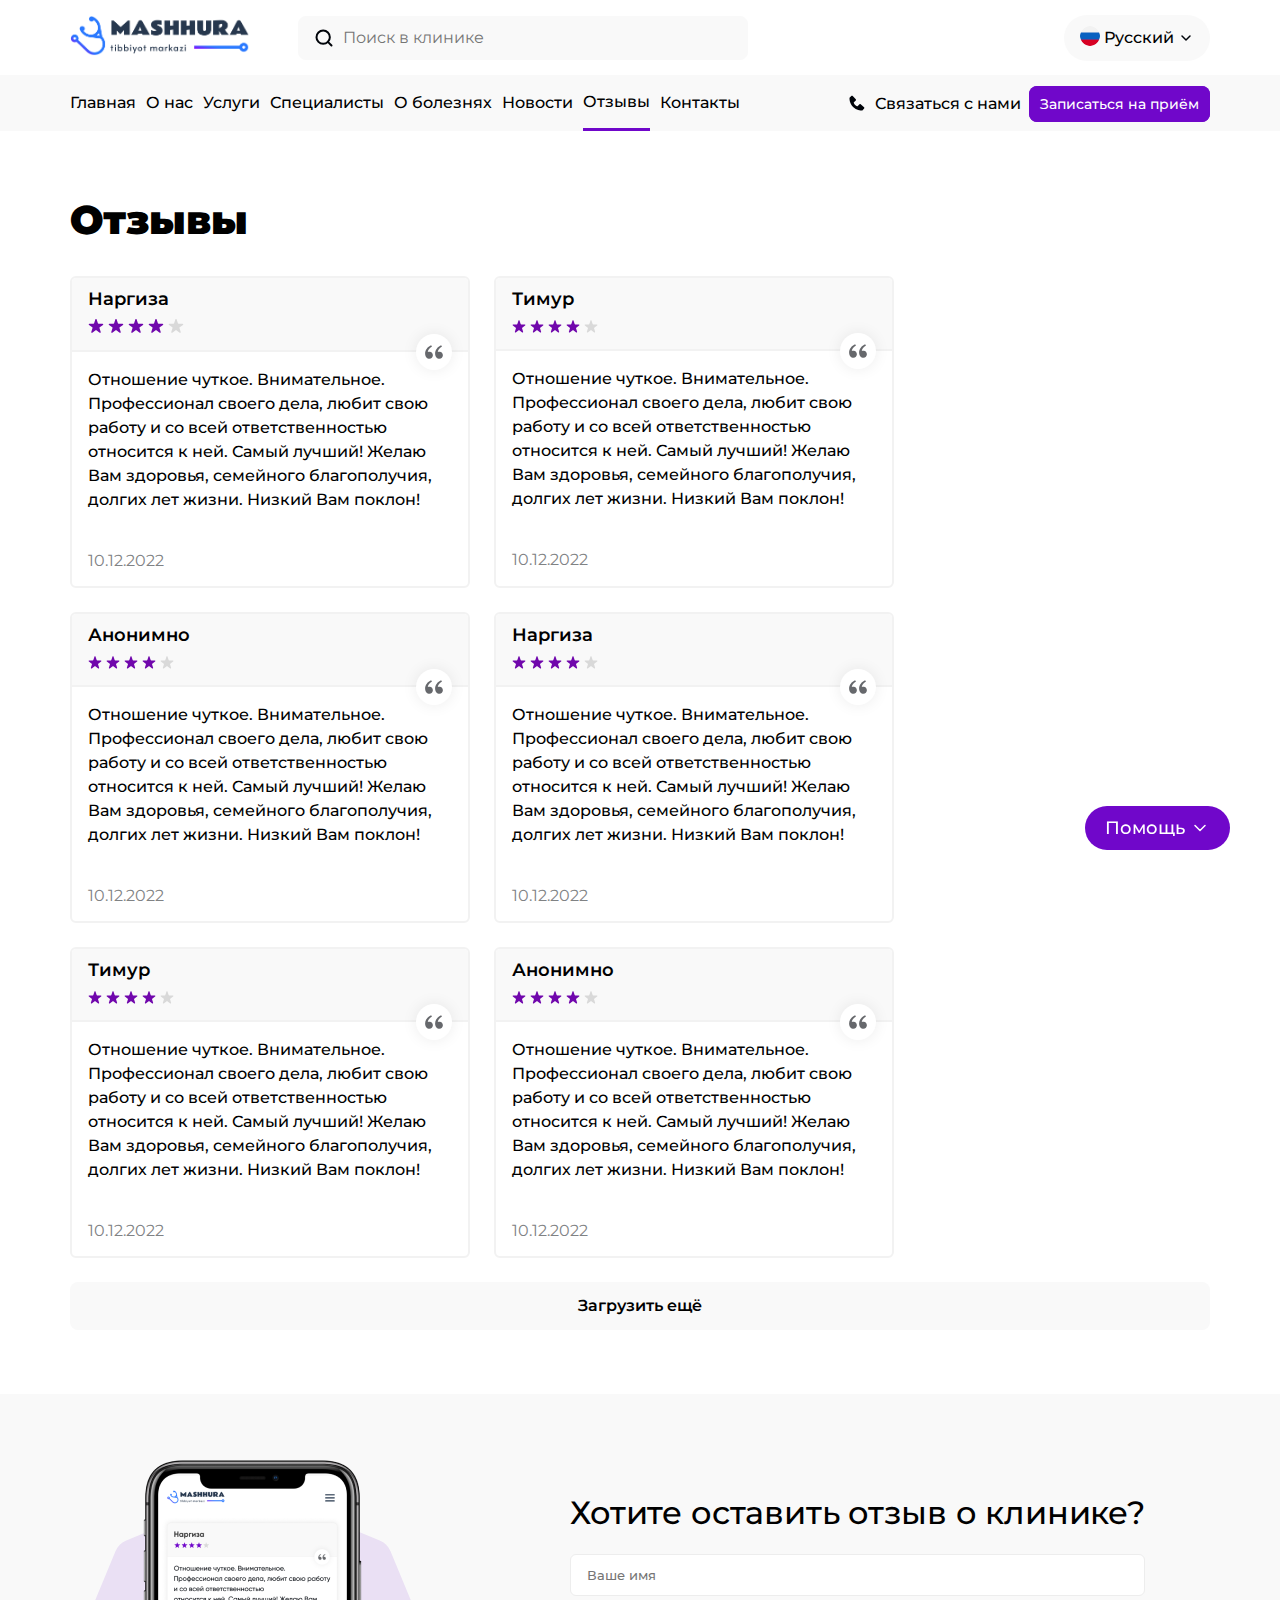
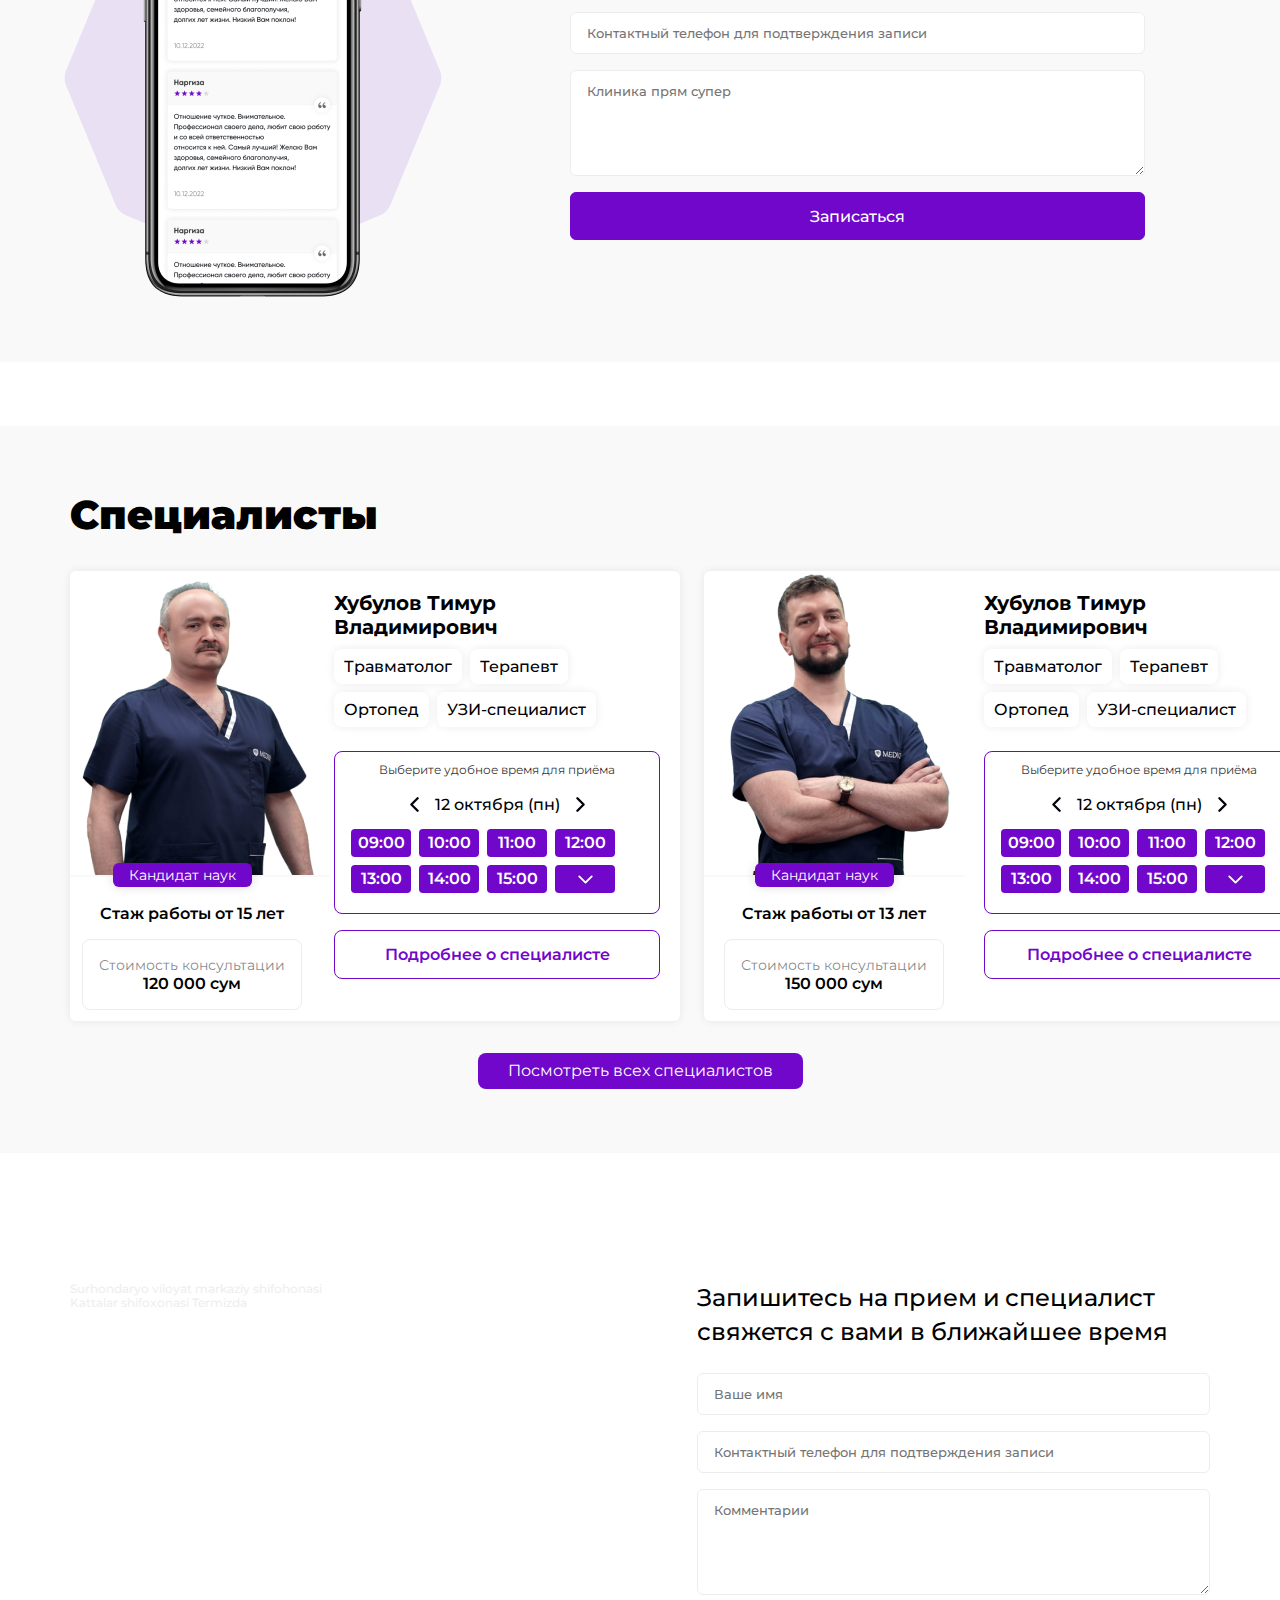
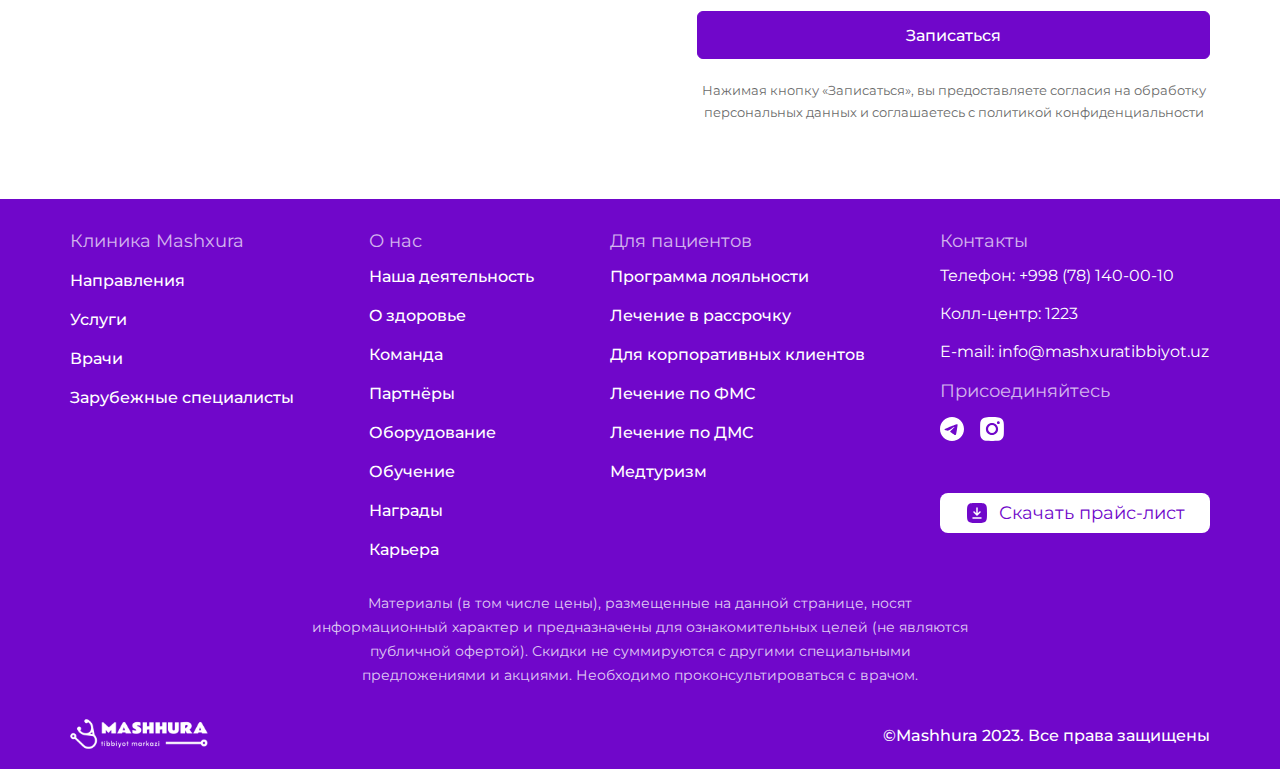
<file: feedbacks-page.html>
<!DOCTYPE html>
<html lang="en">
  <head>
    <meta charset="UTF-8" />
    <meta name="viewport" content="width=device-width, initial-scale=1.0" />

    <link
      rel="stylesheet"
      href="https://cdnjs.cloudflare.com/ajax/libs/OwlCarousel2/2.3.4/assets/owl.carousel.css"
      integrity="sha512-UTNP5BXLIptsaj5WdKFrkFov94lDx+eBvbKyoe1YAfjeRPC+gT5kyZ10kOHCfNZqEui1sxmqvodNUx3KbuYI/A=="
      crossorigin="anonymous"
      referrerpolicy="no-referrer"
    />

    <link rel="stylesheet" href="css/styles.css" />
    <link rel="stylesheet" href="css/feedbacks-page.css" />
    <title>MASHHURA</title>
  </head>

  <body>
    <div class="header-wrapper">
      <div class="header container">
        <div class="header-logo">
          <a href="index.html">
            <img src="./images/logo.png" alt="logo" />
          </a>
        </div>

        <div class="header-search">
          <img src="images/icons/search.svg" alt="img" />
          <input type="search" placeholder="Поиск в клинике" />
        </div>

        <div class="header-lang">
          <div class="lang-main">
            <div class="lang-icon">
              <img src="images/icons/russian.svg" alt="flag" />
            </div>
            <span>Русский</span>
            <div class="chevron-down">
              <img src="images/icons/chevron-down.svg" alt="chevron-down" />
            </div>
          </div>

          <div class="lang-other">
            <img src="images/icons/uzbek.svg" alt="" />
            <span>Uzbek</span>
          </div>
        </div>
      </div>

      <div class="header-menu__wrapper">
        <div class="header-menu container">
          <div class="header-menu__items">
            <ul>
              <li class="menu-item">
                <a href="index.html">Главная</a>
              </li>
              <li class="menu-item">
                <a href="about-page.html">
                  О нас
                  <!-- <img src="images/icons/chevron-down.svg" alt="" /> -->
                </a>
              </li>
              <li class="menu-item"><a href="services-page.html">Услуги</a></li>
              <li class="menu-item">
                <a href="specialists-page.html">Специалисты</a>
              </li>
              <li class="menu-item">
                <a href="disease-page.html">О болезнях</a>
              </li>
              <li class="menu-item"><a href="news-page.html">Новости</a></li>
              <li class="menu-item">
                <a class="active" href="feedbacks-page.html">Отзывы</a>
              </li>
              <li class="menu-item"><a href="#">Контакты</a></li>
            </ul>
          </div>
          <div class="header-menu__buttons">
            <div class="contact-menu">
              <div class="contact-main">
                <img src="images/icons/telephone-3.svg" alt="" />
                <span>Связаться с нами</span>
              </div>
              <div class="contact-numbers">
                <div class="call-center">
                  <a href="#">
                    <img src="images/icons/telephone-1.svg" alt="phone" />
                    <div>
                      <span>Колл-центр</span>
                      <strong>1223</strong>
                    </div>
                  </a>
                </div>
                <div class="call-phone">
                  <a href="#">
                    <img src="images/icons/telephone-2.svg" alt="phone" />

                    <div>
                      <span>Телефон</span>
                      <strong>+998 (78) 140-00-10</strong>
                    </div>
                  </a>
                </div>
              </div>
            </div>
            <div class="contact-message">
              <a
                data-modal-target2="#recall-modal"
                class="open-recall-modal"
                href="#"
              >
                Записаться на приём
              </a>
            </div>

            <div class="recall-modal" id="recall-modal">
              <div class="recall-modal-header">
                <div class="recall-title">Оставить заявку</div>
              </div>
              <button data-close-button2="" class="close-button">
                <svg
                  xmlns="http://www.w3.org/2000/svg"
                  width="25"
                  height="25"
                  viewBox="0 0 20 20"
                  fill="none"
                >
                  <g opacity="0.7">
                    <path
                      d="M16 5L6 15"
                      stroke="black"
                      stroke-width="2"
                      stroke-linecap="round"
                      stroke-linejoin="round"
                    />
                    <path
                      d="M6 5L16 15"
                      stroke="black"
                      stroke-width="2"
                      stroke-linecap="round"
                      stroke-linejoin="round"
                    />
                  </g>
                </svg>
              </button>
              <div class="recall-modal-content">
                <div class="recall-modal__content-subtitle">
                  Мы свяжемся с Вами в ближайшее время
                </div>

                <div class="recall-telephone">
                  <input
                    class="recall-phone"
                    type="name"
                    name="name"
                    required
                    placeholder="Ваше имя*"
                  />
                </div>

                <div class="recall-telephone">
                  <input
                    class="recall-phone"
                    type="number"
                    name="tel"
                    required
                    value="+998"
                  />
                </div>

                <p class="recall-modal-subtitle">
                  Нажимая на кнопку Оставить заявку, я соглашаюсь с условиями
                  Политики обработки персональных данных
                </p>
                <button
                  type="submit"
                  id="recall-modal-btn"
                  class="recall-modal-btn"
                >
                  Оставить заявку
                </button>
              </div>
            </div>
          </div>
        </div>
      </div>

      <div class="help-btn">
        <div id="help-btn-main" class="help-btn-main">
          <p>Помощь</p>
          <svg
            xmlns="http://www.w3.org/2000/svg"
            width="20"
            height="20"
            viewBox="0 0 20 20"
            fill="none"
          >
            <path
              d="M15 7.5L10 12.5L5 7.5"
              stroke="white"
              stroke-width="1.5"
              stroke-linecap="round"
              stroke-linejoin="round"
            />
          </svg>
        </div>

        <div class="help-btn-others">
          <a href="https://telegram.org/">
            <img src="images/icons/telegram-white.svg" alt="telegram-white" />
            <span>Telegram</span>
          </a>
          <a href="https://www.whatsapp.com/">
            <img src="images/icons/whatsapp.svg" alt="whatsapp" />
            <span>Whatsapp</span>
          </a>
          <a data-modal-target="#modal" class="open-modal" href="#">
            <img src="images/icons/telephone-4.svg" alt="phone" />
            <span>Обратный звонок</span>
          </a>
          <a href="#">
            <img src="images/icons/message-circle.svg" alt="message" />
            <span>Отправить сообщение</span>
          </a>
        </div>
      </div>

      <div class="modal" id="modal">
        <div class="modal-header">
          <div class="title">Обратный звонок</div>
        </div>
        <button data-close-button class="close-button">
          <svg
            xmlns="http://www.w3.org/2000/svg"
            width="25"
            height="25"
            viewBox="0 0 20 20"
            fill="none"
          >
            <g opacity="0.7">
              <path
                d="M16 5L6 15"
                stroke="black"
                stroke-width="2"
                stroke-linecap="round"
                stroke-linejoin="round"
              />
              <path
                d="M6 5L16 15"
                stroke="black"
                stroke-width="2"
                stroke-linecap="round"
                stroke-linejoin="round"
              />
            </g>
          </svg>
        </button>
        <div class="modal-content">
          <p class="modal-subtitle">
            Оставьте свой номер телефона и мы вам перезвоним
          </p>
          <label class="phone-number" for="tel">Номер телефона</label>
          <input
            class="telephone"
            type="number"
            name="tel"
            required
            value="+998"
          />
          <button type="submit" id="modal-btn" class="modal-btn">
            Отправить
          </button>
        </div>
      </div>
    </div>
    <div id="overlay"></div>

    <section class="feedbacks-wrapper">
      <div class="feedbacks container">
        <div class="feedbacks-title">Отзывы</div>

        <div class="feedbacks-cards">
          <div class="feedbacks-carousel">
            <div class="card">
              <div class="card-header">
                <span class="author-name">Наргиза</span>
                <div class="author-rate">
                  <svg
                    width="16"
                    height="16"
                    viewBox="0 0 14 13"
                    fill="none"
                    xmlns="http://www.w3.org/2000/svg"
                  >
                    <path
                      id="Star 6"
                      d="M6.42937 0.756229C6.60898 0.203442 7.39102 0.203444 7.57063 0.75623L8.6614 4.11327C8.74173 4.36049 8.9721 4.52786 9.23204 4.52786H12.7618C13.3431 4.52786 13.5847 5.27163 13.1145 5.61327L10.2588 7.68804C10.0485 7.84083 9.96055 8.11165 10.0409 8.35886L11.1316 11.7159C11.3113 12.2687 10.6786 12.7284 10.2083 12.3867L7.35267 10.312C7.14238 10.1592 6.85762 10.1592 6.64733 10.312L3.79166 12.3867C3.32143 12.7284 2.68874 12.2687 2.86835 11.7159L3.95912 8.35886C4.03945 8.11165 3.95145 7.84083 3.74116 7.68804L0.885485 5.61327C0.415257 5.27163 0.656924 4.52786 1.23816 4.52786H4.76796C5.0279 4.52786 5.25827 4.36049 5.3386 4.11327L6.42937 0.756229Z"
                      fill="#7007ac"
                    />
                  </svg>
                  <svg
                    width="16"
                    height="16"
                    viewBox="0 0 14 13"
                    fill="none"
                    xmlns="http://www.w3.org/2000/svg"
                  >
                    <path
                      id="Star 6"
                      d="M6.42937 0.756229C6.60898 0.203442 7.39102 0.203444 7.57063 0.75623L8.6614 4.11327C8.74173 4.36049 8.9721 4.52786 9.23204 4.52786H12.7618C13.3431 4.52786 13.5847 5.27163 13.1145 5.61327L10.2588 7.68804C10.0485 7.84083 9.96055 8.11165 10.0409 8.35886L11.1316 11.7159C11.3113 12.2687 10.6786 12.7284 10.2083 12.3867L7.35267 10.312C7.14238 10.1592 6.85762 10.1592 6.64733 10.312L3.79166 12.3867C3.32143 12.7284 2.68874 12.2687 2.86835 11.7159L3.95912 8.35886C4.03945 8.11165 3.95145 7.84083 3.74116 7.68804L0.885485 5.61327C0.415257 5.27163 0.656924 4.52786 1.23816 4.52786H4.76796C5.0279 4.52786 5.25827 4.36049 5.3386 4.11327L6.42937 0.756229Z"
                      fill="#7007ac"
                    />
                  </svg>
                  <svg
                    width="16"
                    height="16"
                    viewBox="0 0 14 13"
                    fill="none"
                    xmlns="http://www.w3.org/2000/svg"
                  >
                    <path
                      id="Star 6"
                      d="M6.42937 0.756229C6.60898 0.203442 7.39102 0.203444 7.57063 0.75623L8.6614 4.11327C8.74173 4.36049 8.9721 4.52786 9.23204 4.52786H12.7618C13.3431 4.52786 13.5847 5.27163 13.1145 5.61327L10.2588 7.68804C10.0485 7.84083 9.96055 8.11165 10.0409 8.35886L11.1316 11.7159C11.3113 12.2687 10.6786 12.7284 10.2083 12.3867L7.35267 10.312C7.14238 10.1592 6.85762 10.1592 6.64733 10.312L3.79166 12.3867C3.32143 12.7284 2.68874 12.2687 2.86835 11.7159L3.95912 8.35886C4.03945 8.11165 3.95145 7.84083 3.74116 7.68804L0.885485 5.61327C0.415257 5.27163 0.656924 4.52786 1.23816 4.52786H4.76796C5.0279 4.52786 5.25827 4.36049 5.3386 4.11327L6.42937 0.756229Z"
                      fill="#7007ac"
                    />
                  </svg>
                  <svg
                    width="16"
                    height="16"
                    viewBox="0 0 14 13"
                    fill="none"
                    xmlns="http://www.w3.org/2000/svg"
                  >
                    <path
                      id="Star 6"
                      d="M6.42937 0.756229C6.60898 0.203442 7.39102 0.203444 7.57063 0.75623L8.6614 4.11327C8.74173 4.36049 8.9721 4.52786 9.23204 4.52786H12.7618C13.3431 4.52786 13.5847 5.27163 13.1145 5.61327L10.2588 7.68804C10.0485 7.84083 9.96055 8.11165 10.0409 8.35886L11.1316 11.7159C11.3113 12.2687 10.6786 12.7284 10.2083 12.3867L7.35267 10.312C7.14238 10.1592 6.85762 10.1592 6.64733 10.312L3.79166 12.3867C3.32143 12.7284 2.68874 12.2687 2.86835 11.7159L3.95912 8.35886C4.03945 8.11165 3.95145 7.84083 3.74116 7.68804L0.885485 5.61327C0.415257 5.27163 0.656924 4.52786 1.23816 4.52786H4.76796C5.0279 4.52786 5.25827 4.36049 5.3386 4.11327L6.42937 0.756229Z"
                      fill="#7007ac"
                    />
                  </svg>
                  <svg
                    width="16"
                    height="16"
                    viewBox="0 0 14 13"
                    fill="none"
                    xmlns="http://www.w3.org/2000/svg"
                  >
                    <path
                      id="Star 6"
                      d="M6.42937 0.756229C6.60898 0.203442 7.39102 0.203444 7.57063 0.75623L8.6614 4.11327C8.74173 4.36049 8.9721 4.52786 9.23204 4.52786H12.7618C13.3431 4.52786 13.5847 5.27163 13.1145 5.61327L10.2588 7.68804C10.0485 7.84083 9.96055 8.11165 10.0409 8.35886L11.1316 11.7159C11.3113 12.2687 10.6786 12.7284 10.2083 12.3867L7.35267 10.312C7.14238 10.1592 6.85762 10.1592 6.64733 10.312L3.79166 12.3867C3.32143 12.7284 2.68874 12.2687 2.86835 11.7159L3.95912 8.35886C4.03945 8.11165 3.95145 7.84083 3.74116 7.68804L0.885485 5.61327C0.415257 5.27163 0.656924 4.52786 1.23816 4.52786H4.76796C5.0279 4.52786 5.25827 4.36049 5.3386 4.11327L6.42937 0.756229Z"
                      fill="#d9d9d9"
                    />
                  </svg>
                </div>
              </div>

              <div class="card-text">
                <div class="quote-icon">
                  <img src="images/icons/quote.svg" alt="quote" />
                </div>
                <p>
                  Отношение чуткое. Внимательное. Профессионал своего дела,
                  любит свою работу и со всей ответственностью относится к ней.
                  Самый лучший! Желаю Вам здоровья, семейного благополучия,
                  долгих лет жизни. Низкий Вам поклон!
                </p>

                <div class="feedback-date">10.12.2022</div>
              </div>
            </div>

            <div class="card">
              <div class="card-header">
                <span class="author-name">Тимур</span>
                <div class="author-rate">
                  <svg
                    width="14"
                    height="13"
                    viewBox="0 0 14 13"
                    fill="none"
                    xmlns="http://www.w3.org/2000/svg"
                  >
                    <path
                      id="Star 6"
                      d="M6.42937 0.756229C6.60898 0.203442 7.39102 0.203444 7.57063 0.75623L8.6614 4.11327C8.74173 4.36049 8.9721 4.52786 9.23204 4.52786H12.7618C13.3431 4.52786 13.5847 5.27163 13.1145 5.61327L10.2588 7.68804C10.0485 7.84083 9.96055 8.11165 10.0409 8.35886L11.1316 11.7159C11.3113 12.2687 10.6786 12.7284 10.2083 12.3867L7.35267 10.312C7.14238 10.1592 6.85762 10.1592 6.64733 10.312L3.79166 12.3867C3.32143 12.7284 2.68874 12.2687 2.86835 11.7159L3.95912 8.35886C4.03945 8.11165 3.95145 7.84083 3.74116 7.68804L0.885485 5.61327C0.415257 5.27163 0.656924 4.52786 1.23816 4.52786H4.76796C5.0279 4.52786 5.25827 4.36049 5.3386 4.11327L6.42937 0.756229Z"
                      fill="#7007ac"
                    />
                  </svg>
                  <svg
                    width="14"
                    height="13"
                    viewBox="0 0 14 13"
                    fill="none"
                    xmlns="http://www.w3.org/2000/svg"
                  >
                    <path
                      id="Star 6"
                      d="M6.42937 0.756229C6.60898 0.203442 7.39102 0.203444 7.57063 0.75623L8.6614 4.11327C8.74173 4.36049 8.9721 4.52786 9.23204 4.52786H12.7618C13.3431 4.52786 13.5847 5.27163 13.1145 5.61327L10.2588 7.68804C10.0485 7.84083 9.96055 8.11165 10.0409 8.35886L11.1316 11.7159C11.3113 12.2687 10.6786 12.7284 10.2083 12.3867L7.35267 10.312C7.14238 10.1592 6.85762 10.1592 6.64733 10.312L3.79166 12.3867C3.32143 12.7284 2.68874 12.2687 2.86835 11.7159L3.95912 8.35886C4.03945 8.11165 3.95145 7.84083 3.74116 7.68804L0.885485 5.61327C0.415257 5.27163 0.656924 4.52786 1.23816 4.52786H4.76796C5.0279 4.52786 5.25827 4.36049 5.3386 4.11327L6.42937 0.756229Z"
                      fill="#7007ac"
                    />
                  </svg>
                  <svg
                    width="14"
                    height="13"
                    viewBox="0 0 14 13"
                    fill="none"
                    xmlns="http://www.w3.org/2000/svg"
                  >
                    <path
                      id="Star 6"
                      d="M6.42937 0.756229C6.60898 0.203442 7.39102 0.203444 7.57063 0.75623L8.6614 4.11327C8.74173 4.36049 8.9721 4.52786 9.23204 4.52786H12.7618C13.3431 4.52786 13.5847 5.27163 13.1145 5.61327L10.2588 7.68804C10.0485 7.84083 9.96055 8.11165 10.0409 8.35886L11.1316 11.7159C11.3113 12.2687 10.6786 12.7284 10.2083 12.3867L7.35267 10.312C7.14238 10.1592 6.85762 10.1592 6.64733 10.312L3.79166 12.3867C3.32143 12.7284 2.68874 12.2687 2.86835 11.7159L3.95912 8.35886C4.03945 8.11165 3.95145 7.84083 3.74116 7.68804L0.885485 5.61327C0.415257 5.27163 0.656924 4.52786 1.23816 4.52786H4.76796C5.0279 4.52786 5.25827 4.36049 5.3386 4.11327L6.42937 0.756229Z"
                      fill="#7007ac"
                    />
                  </svg>
                  <svg
                    width="14"
                    height="13"
                    viewBox="0 0 14 13"
                    fill="none"
                    xmlns="http://www.w3.org/2000/svg"
                  >
                    <path
                      id="Star 6"
                      d="M6.42937 0.756229C6.60898 0.203442 7.39102 0.203444 7.57063 0.75623L8.6614 4.11327C8.74173 4.36049 8.9721 4.52786 9.23204 4.52786H12.7618C13.3431 4.52786 13.5847 5.27163 13.1145 5.61327L10.2588 7.68804C10.0485 7.84083 9.96055 8.11165 10.0409 8.35886L11.1316 11.7159C11.3113 12.2687 10.6786 12.7284 10.2083 12.3867L7.35267 10.312C7.14238 10.1592 6.85762 10.1592 6.64733 10.312L3.79166 12.3867C3.32143 12.7284 2.68874 12.2687 2.86835 11.7159L3.95912 8.35886C4.03945 8.11165 3.95145 7.84083 3.74116 7.68804L0.885485 5.61327C0.415257 5.27163 0.656924 4.52786 1.23816 4.52786H4.76796C5.0279 4.52786 5.25827 4.36049 5.3386 4.11327L6.42937 0.756229Z"
                      fill="#7007ac"
                    />
                  </svg>
                  <svg
                    width="14"
                    height="13"
                    viewBox="0 0 14 13"
                    fill="none"
                    xmlns="http://www.w3.org/2000/svg"
                  >
                    <path
                      id="Star 6"
                      d="M6.42937 0.756229C6.60898 0.203442 7.39102 0.203444 7.57063 0.75623L8.6614 4.11327C8.74173 4.36049 8.9721 4.52786 9.23204 4.52786H12.7618C13.3431 4.52786 13.5847 5.27163 13.1145 5.61327L10.2588 7.68804C10.0485 7.84083 9.96055 8.11165 10.0409 8.35886L11.1316 11.7159C11.3113 12.2687 10.6786 12.7284 10.2083 12.3867L7.35267 10.312C7.14238 10.1592 6.85762 10.1592 6.64733 10.312L3.79166 12.3867C3.32143 12.7284 2.68874 12.2687 2.86835 11.7159L3.95912 8.35886C4.03945 8.11165 3.95145 7.84083 3.74116 7.68804L0.885485 5.61327C0.415257 5.27163 0.656924 4.52786 1.23816 4.52786H4.76796C5.0279 4.52786 5.25827 4.36049 5.3386 4.11327L6.42937 0.756229Z"
                      fill="#d9d9d9"
                    />
                  </svg>
                </div>
              </div>

              <div class="card-text">
                <div class="quote-icon">
                  <img src="images/icons/quote.svg" alt="quote" />
                </div>
                <p>
                  Отношение чуткое. Внимательное. Профессионал своего дела,
                  любит свою работу и со всей ответственностью относится к ней.
                  Самый лучший! Желаю Вам здоровья, семейного благополучия,
                  долгих лет жизни. Низкий Вам поклон!
                </p>

                <div class="feedback-date">10.12.2022</div>
              </div>
            </div>

            <div class="card">
              <div class="card-header">
                <span class="author-name">Анонимно</span>
                <div class="author-rate">
                  <svg
                    width="14"
                    height="13"
                    viewBox="0 0 14 13"
                    fill="none"
                    xmlns="http://www.w3.org/2000/svg"
                  >
                    <path
                      id="Star 6"
                      d="M6.42937 0.756229C6.60898 0.203442 7.39102 0.203444 7.57063 0.75623L8.6614 4.11327C8.74173 4.36049 8.9721 4.52786 9.23204 4.52786H12.7618C13.3431 4.52786 13.5847 5.27163 13.1145 5.61327L10.2588 7.68804C10.0485 7.84083 9.96055 8.11165 10.0409 8.35886L11.1316 11.7159C11.3113 12.2687 10.6786 12.7284 10.2083 12.3867L7.35267 10.312C7.14238 10.1592 6.85762 10.1592 6.64733 10.312L3.79166 12.3867C3.32143 12.7284 2.68874 12.2687 2.86835 11.7159L3.95912 8.35886C4.03945 8.11165 3.95145 7.84083 3.74116 7.68804L0.885485 5.61327C0.415257 5.27163 0.656924 4.52786 1.23816 4.52786H4.76796C5.0279 4.52786 5.25827 4.36049 5.3386 4.11327L6.42937 0.756229Z"
                      fill="#7007ac"
                    />
                  </svg>
                  <svg
                    width="14"
                    height="13"
                    viewBox="0 0 14 13"
                    fill="none"
                    xmlns="http://www.w3.org/2000/svg"
                  >
                    <path
                      id="Star 6"
                      d="M6.42937 0.756229C6.60898 0.203442 7.39102 0.203444 7.57063 0.75623L8.6614 4.11327C8.74173 4.36049 8.9721 4.52786 9.23204 4.52786H12.7618C13.3431 4.52786 13.5847 5.27163 13.1145 5.61327L10.2588 7.68804C10.0485 7.84083 9.96055 8.11165 10.0409 8.35886L11.1316 11.7159C11.3113 12.2687 10.6786 12.7284 10.2083 12.3867L7.35267 10.312C7.14238 10.1592 6.85762 10.1592 6.64733 10.312L3.79166 12.3867C3.32143 12.7284 2.68874 12.2687 2.86835 11.7159L3.95912 8.35886C4.03945 8.11165 3.95145 7.84083 3.74116 7.68804L0.885485 5.61327C0.415257 5.27163 0.656924 4.52786 1.23816 4.52786H4.76796C5.0279 4.52786 5.25827 4.36049 5.3386 4.11327L6.42937 0.756229Z"
                      fill="#7007ac"
                    />
                  </svg>
                  <svg
                    width="14"
                    height="13"
                    viewBox="0 0 14 13"
                    fill="none"
                    xmlns="http://www.w3.org/2000/svg"
                  >
                    <path
                      id="Star 6"
                      d="M6.42937 0.756229C6.60898 0.203442 7.39102 0.203444 7.57063 0.75623L8.6614 4.11327C8.74173 4.36049 8.9721 4.52786 9.23204 4.52786H12.7618C13.3431 4.52786 13.5847 5.27163 13.1145 5.61327L10.2588 7.68804C10.0485 7.84083 9.96055 8.11165 10.0409 8.35886L11.1316 11.7159C11.3113 12.2687 10.6786 12.7284 10.2083 12.3867L7.35267 10.312C7.14238 10.1592 6.85762 10.1592 6.64733 10.312L3.79166 12.3867C3.32143 12.7284 2.68874 12.2687 2.86835 11.7159L3.95912 8.35886C4.03945 8.11165 3.95145 7.84083 3.74116 7.68804L0.885485 5.61327C0.415257 5.27163 0.656924 4.52786 1.23816 4.52786H4.76796C5.0279 4.52786 5.25827 4.36049 5.3386 4.11327L6.42937 0.756229Z"
                      fill="#7007ac"
                    />
                  </svg>
                  <svg
                    width="14"
                    height="13"
                    viewBox="0 0 14 13"
                    fill="none"
                    xmlns="http://www.w3.org/2000/svg"
                  >
                    <path
                      id="Star 6"
                      d="M6.42937 0.756229C6.60898 0.203442 7.39102 0.203444 7.57063 0.75623L8.6614 4.11327C8.74173 4.36049 8.9721 4.52786 9.23204 4.52786H12.7618C13.3431 4.52786 13.5847 5.27163 13.1145 5.61327L10.2588 7.68804C10.0485 7.84083 9.96055 8.11165 10.0409 8.35886L11.1316 11.7159C11.3113 12.2687 10.6786 12.7284 10.2083 12.3867L7.35267 10.312C7.14238 10.1592 6.85762 10.1592 6.64733 10.312L3.79166 12.3867C3.32143 12.7284 2.68874 12.2687 2.86835 11.7159L3.95912 8.35886C4.03945 8.11165 3.95145 7.84083 3.74116 7.68804L0.885485 5.61327C0.415257 5.27163 0.656924 4.52786 1.23816 4.52786H4.76796C5.0279 4.52786 5.25827 4.36049 5.3386 4.11327L6.42937 0.756229Z"
                      fill="#7007ac"
                    />
                  </svg>
                  <svg
                    width="14"
                    height="13"
                    viewBox="0 0 14 13"
                    fill="none"
                    xmlns="http://www.w3.org/2000/svg"
                  >
                    <path
                      id="Star 6"
                      d="M6.42937 0.756229C6.60898 0.203442 7.39102 0.203444 7.57063 0.75623L8.6614 4.11327C8.74173 4.36049 8.9721 4.52786 9.23204 4.52786H12.7618C13.3431 4.52786 13.5847 5.27163 13.1145 5.61327L10.2588 7.68804C10.0485 7.84083 9.96055 8.11165 10.0409 8.35886L11.1316 11.7159C11.3113 12.2687 10.6786 12.7284 10.2083 12.3867L7.35267 10.312C7.14238 10.1592 6.85762 10.1592 6.64733 10.312L3.79166 12.3867C3.32143 12.7284 2.68874 12.2687 2.86835 11.7159L3.95912 8.35886C4.03945 8.11165 3.95145 7.84083 3.74116 7.68804L0.885485 5.61327C0.415257 5.27163 0.656924 4.52786 1.23816 4.52786H4.76796C5.0279 4.52786 5.25827 4.36049 5.3386 4.11327L6.42937 0.756229Z"
                      fill="#d9d9d9"
                    />
                  </svg>
                </div>
              </div>

              <div class="card-text">
                <div class="quote-icon">
                  <img src="images/icons/quote.svg" alt="quote" />
                </div>
                <p>
                  Отношение чуткое. Внимательное. Профессионал своего дела,
                  любит свою работу и со всей ответственностью относится к ней.
                  Самый лучший! Желаю Вам здоровья, семейного благополучия,
                  долгих лет жизни. Низкий Вам поклон!
                </p>

                <div class="feedback-date">10.12.2022</div>
              </div>
            </div>

            <div class="card">
              <div class="card-header">
                <span class="author-name">Наргиза</span>
                <div class="author-rate">
                  <svg
                    width="14"
                    height="13"
                    viewBox="0 0 14 13"
                    fill="none"
                    xmlns="http://www.w3.org/2000/svg"
                  >
                    <path
                      id="Star 6"
                      d="M6.42937 0.756229C6.60898 0.203442 7.39102 0.203444 7.57063 0.75623L8.6614 4.11327C8.74173 4.36049 8.9721 4.52786 9.23204 4.52786H12.7618C13.3431 4.52786 13.5847 5.27163 13.1145 5.61327L10.2588 7.68804C10.0485 7.84083 9.96055 8.11165 10.0409 8.35886L11.1316 11.7159C11.3113 12.2687 10.6786 12.7284 10.2083 12.3867L7.35267 10.312C7.14238 10.1592 6.85762 10.1592 6.64733 10.312L3.79166 12.3867C3.32143 12.7284 2.68874 12.2687 2.86835 11.7159L3.95912 8.35886C4.03945 8.11165 3.95145 7.84083 3.74116 7.68804L0.885485 5.61327C0.415257 5.27163 0.656924 4.52786 1.23816 4.52786H4.76796C5.0279 4.52786 5.25827 4.36049 5.3386 4.11327L6.42937 0.756229Z"
                      fill="#7007ac"
                    />
                  </svg>
                  <svg
                    width="14"
                    height="13"
                    viewBox="0 0 14 13"
                    fill="none"
                    xmlns="http://www.w3.org/2000/svg"
                  >
                    <path
                      id="Star 6"
                      d="M6.42937 0.756229C6.60898 0.203442 7.39102 0.203444 7.57063 0.75623L8.6614 4.11327C8.74173 4.36049 8.9721 4.52786 9.23204 4.52786H12.7618C13.3431 4.52786 13.5847 5.27163 13.1145 5.61327L10.2588 7.68804C10.0485 7.84083 9.96055 8.11165 10.0409 8.35886L11.1316 11.7159C11.3113 12.2687 10.6786 12.7284 10.2083 12.3867L7.35267 10.312C7.14238 10.1592 6.85762 10.1592 6.64733 10.312L3.79166 12.3867C3.32143 12.7284 2.68874 12.2687 2.86835 11.7159L3.95912 8.35886C4.03945 8.11165 3.95145 7.84083 3.74116 7.68804L0.885485 5.61327C0.415257 5.27163 0.656924 4.52786 1.23816 4.52786H4.76796C5.0279 4.52786 5.25827 4.36049 5.3386 4.11327L6.42937 0.756229Z"
                      fill="#7007ac"
                    />
                  </svg>
                  <svg
                    width="14"
                    height="13"
                    viewBox="0 0 14 13"
                    fill="none"
                    xmlns="http://www.w3.org/2000/svg"
                  >
                    <path
                      id="Star 6"
                      d="M6.42937 0.756229C6.60898 0.203442 7.39102 0.203444 7.57063 0.75623L8.6614 4.11327C8.74173 4.36049 8.9721 4.52786 9.23204 4.52786H12.7618C13.3431 4.52786 13.5847 5.27163 13.1145 5.61327L10.2588 7.68804C10.0485 7.84083 9.96055 8.11165 10.0409 8.35886L11.1316 11.7159C11.3113 12.2687 10.6786 12.7284 10.2083 12.3867L7.35267 10.312C7.14238 10.1592 6.85762 10.1592 6.64733 10.312L3.79166 12.3867C3.32143 12.7284 2.68874 12.2687 2.86835 11.7159L3.95912 8.35886C4.03945 8.11165 3.95145 7.84083 3.74116 7.68804L0.885485 5.61327C0.415257 5.27163 0.656924 4.52786 1.23816 4.52786H4.76796C5.0279 4.52786 5.25827 4.36049 5.3386 4.11327L6.42937 0.756229Z"
                      fill="#7007ac"
                    />
                  </svg>
                  <svg
                    width="14"
                    height="13"
                    viewBox="0 0 14 13"
                    fill="none"
                    xmlns="http://www.w3.org/2000/svg"
                  >
                    <path
                      id="Star 6"
                      d="M6.42937 0.756229C6.60898 0.203442 7.39102 0.203444 7.57063 0.75623L8.6614 4.11327C8.74173 4.36049 8.9721 4.52786 9.23204 4.52786H12.7618C13.3431 4.52786 13.5847 5.27163 13.1145 5.61327L10.2588 7.68804C10.0485 7.84083 9.96055 8.11165 10.0409 8.35886L11.1316 11.7159C11.3113 12.2687 10.6786 12.7284 10.2083 12.3867L7.35267 10.312C7.14238 10.1592 6.85762 10.1592 6.64733 10.312L3.79166 12.3867C3.32143 12.7284 2.68874 12.2687 2.86835 11.7159L3.95912 8.35886C4.03945 8.11165 3.95145 7.84083 3.74116 7.68804L0.885485 5.61327C0.415257 5.27163 0.656924 4.52786 1.23816 4.52786H4.76796C5.0279 4.52786 5.25827 4.36049 5.3386 4.11327L6.42937 0.756229Z"
                      fill="#7007ac"
                    />
                  </svg>
                  <svg
                    width="14"
                    height="13"
                    viewBox="0 0 14 13"
                    fill="none"
                    xmlns="http://www.w3.org/2000/svg"
                  >
                    <path
                      id="Star 6"
                      d="M6.42937 0.756229C6.60898 0.203442 7.39102 0.203444 7.57063 0.75623L8.6614 4.11327C8.74173 4.36049 8.9721 4.52786 9.23204 4.52786H12.7618C13.3431 4.52786 13.5847 5.27163 13.1145 5.61327L10.2588 7.68804C10.0485 7.84083 9.96055 8.11165 10.0409 8.35886L11.1316 11.7159C11.3113 12.2687 10.6786 12.7284 10.2083 12.3867L7.35267 10.312C7.14238 10.1592 6.85762 10.1592 6.64733 10.312L3.79166 12.3867C3.32143 12.7284 2.68874 12.2687 2.86835 11.7159L3.95912 8.35886C4.03945 8.11165 3.95145 7.84083 3.74116 7.68804L0.885485 5.61327C0.415257 5.27163 0.656924 4.52786 1.23816 4.52786H4.76796C5.0279 4.52786 5.25827 4.36049 5.3386 4.11327L6.42937 0.756229Z"
                      fill="#d9d9d9"
                    />
                  </svg>
                </div>
              </div>

              <div class="card-text">
                <div class="quote-icon">
                  <img src="images/icons/quote.svg" alt="quote" />
                </div>
                <p>
                  Отношение чуткое. Внимательное. Профессионал своего дела,
                  любит свою работу и со всей ответственностью относится к ней.
                  Самый лучший! Желаю Вам здоровья, семейного благополучия,
                  долгих лет жизни. Низкий Вам поклон!
                </p>

                <div class="feedback-date">10.12.2022</div>
              </div>
            </div>

            <div class="card">
              <div class="card-header">
                <span class="author-name">Тимур</span>
                <div class="author-rate">
                  <svg
                    width="14"
                    height="13"
                    viewBox="0 0 14 13"
                    fill="none"
                    xmlns="http://www.w3.org/2000/svg"
                  >
                    <path
                      id="Star 6"
                      d="M6.42937 0.756229C6.60898 0.203442 7.39102 0.203444 7.57063 0.75623L8.6614 4.11327C8.74173 4.36049 8.9721 4.52786 9.23204 4.52786H12.7618C13.3431 4.52786 13.5847 5.27163 13.1145 5.61327L10.2588 7.68804C10.0485 7.84083 9.96055 8.11165 10.0409 8.35886L11.1316 11.7159C11.3113 12.2687 10.6786 12.7284 10.2083 12.3867L7.35267 10.312C7.14238 10.1592 6.85762 10.1592 6.64733 10.312L3.79166 12.3867C3.32143 12.7284 2.68874 12.2687 2.86835 11.7159L3.95912 8.35886C4.03945 8.11165 3.95145 7.84083 3.74116 7.68804L0.885485 5.61327C0.415257 5.27163 0.656924 4.52786 1.23816 4.52786H4.76796C5.0279 4.52786 5.25827 4.36049 5.3386 4.11327L6.42937 0.756229Z"
                      fill="#7007ac"
                    />
                  </svg>
                  <svg
                    width="14"
                    height="13"
                    viewBox="0 0 14 13"
                    fill="none"
                    xmlns="http://www.w3.org/2000/svg"
                  >
                    <path
                      id="Star 6"
                      d="M6.42937 0.756229C6.60898 0.203442 7.39102 0.203444 7.57063 0.75623L8.6614 4.11327C8.74173 4.36049 8.9721 4.52786 9.23204 4.52786H12.7618C13.3431 4.52786 13.5847 5.27163 13.1145 5.61327L10.2588 7.68804C10.0485 7.84083 9.96055 8.11165 10.0409 8.35886L11.1316 11.7159C11.3113 12.2687 10.6786 12.7284 10.2083 12.3867L7.35267 10.312C7.14238 10.1592 6.85762 10.1592 6.64733 10.312L3.79166 12.3867C3.32143 12.7284 2.68874 12.2687 2.86835 11.7159L3.95912 8.35886C4.03945 8.11165 3.95145 7.84083 3.74116 7.68804L0.885485 5.61327C0.415257 5.27163 0.656924 4.52786 1.23816 4.52786H4.76796C5.0279 4.52786 5.25827 4.36049 5.3386 4.11327L6.42937 0.756229Z"
                      fill="#7007ac"
                    />
                  </svg>
                  <svg
                    width="14"
                    height="13"
                    viewBox="0 0 14 13"
                    fill="none"
                    xmlns="http://www.w3.org/2000/svg"
                  >
                    <path
                      id="Star 6"
                      d="M6.42937 0.756229C6.60898 0.203442 7.39102 0.203444 7.57063 0.75623L8.6614 4.11327C8.74173 4.36049 8.9721 4.52786 9.23204 4.52786H12.7618C13.3431 4.52786 13.5847 5.27163 13.1145 5.61327L10.2588 7.68804C10.0485 7.84083 9.96055 8.11165 10.0409 8.35886L11.1316 11.7159C11.3113 12.2687 10.6786 12.7284 10.2083 12.3867L7.35267 10.312C7.14238 10.1592 6.85762 10.1592 6.64733 10.312L3.79166 12.3867C3.32143 12.7284 2.68874 12.2687 2.86835 11.7159L3.95912 8.35886C4.03945 8.11165 3.95145 7.84083 3.74116 7.68804L0.885485 5.61327C0.415257 5.27163 0.656924 4.52786 1.23816 4.52786H4.76796C5.0279 4.52786 5.25827 4.36049 5.3386 4.11327L6.42937 0.756229Z"
                      fill="#7007ac"
                    />
                  </svg>
                  <svg
                    width="14"
                    height="13"
                    viewBox="0 0 14 13"
                    fill="none"
                    xmlns="http://www.w3.org/2000/svg"
                  >
                    <path
                      id="Star 6"
                      d="M6.42937 0.756229C6.60898 0.203442 7.39102 0.203444 7.57063 0.75623L8.6614 4.11327C8.74173 4.36049 8.9721 4.52786 9.23204 4.52786H12.7618C13.3431 4.52786 13.5847 5.27163 13.1145 5.61327L10.2588 7.68804C10.0485 7.84083 9.96055 8.11165 10.0409 8.35886L11.1316 11.7159C11.3113 12.2687 10.6786 12.7284 10.2083 12.3867L7.35267 10.312C7.14238 10.1592 6.85762 10.1592 6.64733 10.312L3.79166 12.3867C3.32143 12.7284 2.68874 12.2687 2.86835 11.7159L3.95912 8.35886C4.03945 8.11165 3.95145 7.84083 3.74116 7.68804L0.885485 5.61327C0.415257 5.27163 0.656924 4.52786 1.23816 4.52786H4.76796C5.0279 4.52786 5.25827 4.36049 5.3386 4.11327L6.42937 0.756229Z"
                      fill="#7007ac"
                    />
                  </svg>
                  <svg
                    width="14"
                    height="13"
                    viewBox="0 0 14 13"
                    fill="none"
                    xmlns="http://www.w3.org/2000/svg"
                  >
                    <path
                      id="Star 6"
                      d="M6.42937 0.756229C6.60898 0.203442 7.39102 0.203444 7.57063 0.75623L8.6614 4.11327C8.74173 4.36049 8.9721 4.52786 9.23204 4.52786H12.7618C13.3431 4.52786 13.5847 5.27163 13.1145 5.61327L10.2588 7.68804C10.0485 7.84083 9.96055 8.11165 10.0409 8.35886L11.1316 11.7159C11.3113 12.2687 10.6786 12.7284 10.2083 12.3867L7.35267 10.312C7.14238 10.1592 6.85762 10.1592 6.64733 10.312L3.79166 12.3867C3.32143 12.7284 2.68874 12.2687 2.86835 11.7159L3.95912 8.35886C4.03945 8.11165 3.95145 7.84083 3.74116 7.68804L0.885485 5.61327C0.415257 5.27163 0.656924 4.52786 1.23816 4.52786H4.76796C5.0279 4.52786 5.25827 4.36049 5.3386 4.11327L6.42937 0.756229Z"
                      fill="#d9d9d9"
                    />
                  </svg>
                </div>
              </div>

              <div class="card-text">
                <div class="quote-icon">
                  <img src="images/icons/quote.svg" alt="quote" />
                </div>
                <p>
                  Отношение чуткое. Внимательное. Профессионал своего дела,
                  любит свою работу и со всей ответственностью относится к ней.
                  Самый лучший! Желаю Вам здоровья, семейного благополучия,
                  долгих лет жизни. Низкий Вам поклон!
                </p>

                <div class="feedback-date">10.12.2022</div>
              </div>
            </div>

            <div class="card">
              <div class="card-header">
                <span class="author-name">Анонимно</span>
                <div class="author-rate">
                  <svg
                    width="14"
                    height="13"
                    viewBox="0 0 14 13"
                    fill="none"
                    xmlns="http://www.w3.org/2000/svg"
                  >
                    <path
                      id="Star 6"
                      d="M6.42937 0.756229C6.60898 0.203442 7.39102 0.203444 7.57063 0.75623L8.6614 4.11327C8.74173 4.36049 8.9721 4.52786 9.23204 4.52786H12.7618C13.3431 4.52786 13.5847 5.27163 13.1145 5.61327L10.2588 7.68804C10.0485 7.84083 9.96055 8.11165 10.0409 8.35886L11.1316 11.7159C11.3113 12.2687 10.6786 12.7284 10.2083 12.3867L7.35267 10.312C7.14238 10.1592 6.85762 10.1592 6.64733 10.312L3.79166 12.3867C3.32143 12.7284 2.68874 12.2687 2.86835 11.7159L3.95912 8.35886C4.03945 8.11165 3.95145 7.84083 3.74116 7.68804L0.885485 5.61327C0.415257 5.27163 0.656924 4.52786 1.23816 4.52786H4.76796C5.0279 4.52786 5.25827 4.36049 5.3386 4.11327L6.42937 0.756229Z"
                      fill="#7007ac"
                    />
                  </svg>
                  <svg
                    width="14"
                    height="13"
                    viewBox="0 0 14 13"
                    fill="none"
                    xmlns="http://www.w3.org/2000/svg"
                  >
                    <path
                      id="Star 6"
                      d="M6.42937 0.756229C6.60898 0.203442 7.39102 0.203444 7.57063 0.75623L8.6614 4.11327C8.74173 4.36049 8.9721 4.52786 9.23204 4.52786H12.7618C13.3431 4.52786 13.5847 5.27163 13.1145 5.61327L10.2588 7.68804C10.0485 7.84083 9.96055 8.11165 10.0409 8.35886L11.1316 11.7159C11.3113 12.2687 10.6786 12.7284 10.2083 12.3867L7.35267 10.312C7.14238 10.1592 6.85762 10.1592 6.64733 10.312L3.79166 12.3867C3.32143 12.7284 2.68874 12.2687 2.86835 11.7159L3.95912 8.35886C4.03945 8.11165 3.95145 7.84083 3.74116 7.68804L0.885485 5.61327C0.415257 5.27163 0.656924 4.52786 1.23816 4.52786H4.76796C5.0279 4.52786 5.25827 4.36049 5.3386 4.11327L6.42937 0.756229Z"
                      fill="#7007ac"
                    />
                  </svg>
                  <svg
                    width="14"
                    height="13"
                    viewBox="0 0 14 13"
                    fill="none"
                    xmlns="http://www.w3.org/2000/svg"
                  >
                    <path
                      id="Star 6"
                      d="M6.42937 0.756229C6.60898 0.203442 7.39102 0.203444 7.57063 0.75623L8.6614 4.11327C8.74173 4.36049 8.9721 4.52786 9.23204 4.52786H12.7618C13.3431 4.52786 13.5847 5.27163 13.1145 5.61327L10.2588 7.68804C10.0485 7.84083 9.96055 8.11165 10.0409 8.35886L11.1316 11.7159C11.3113 12.2687 10.6786 12.7284 10.2083 12.3867L7.35267 10.312C7.14238 10.1592 6.85762 10.1592 6.64733 10.312L3.79166 12.3867C3.32143 12.7284 2.68874 12.2687 2.86835 11.7159L3.95912 8.35886C4.03945 8.11165 3.95145 7.84083 3.74116 7.68804L0.885485 5.61327C0.415257 5.27163 0.656924 4.52786 1.23816 4.52786H4.76796C5.0279 4.52786 5.25827 4.36049 5.3386 4.11327L6.42937 0.756229Z"
                      fill="#7007ac"
                    />
                  </svg>
                  <svg
                    width="14"
                    height="13"
                    viewBox="0 0 14 13"
                    fill="none"
                    xmlns="http://www.w3.org/2000/svg"
                  >
                    <path
                      id="Star 6"
                      d="M6.42937 0.756229C6.60898 0.203442 7.39102 0.203444 7.57063 0.75623L8.6614 4.11327C8.74173 4.36049 8.9721 4.52786 9.23204 4.52786H12.7618C13.3431 4.52786 13.5847 5.27163 13.1145 5.61327L10.2588 7.68804C10.0485 7.84083 9.96055 8.11165 10.0409 8.35886L11.1316 11.7159C11.3113 12.2687 10.6786 12.7284 10.2083 12.3867L7.35267 10.312C7.14238 10.1592 6.85762 10.1592 6.64733 10.312L3.79166 12.3867C3.32143 12.7284 2.68874 12.2687 2.86835 11.7159L3.95912 8.35886C4.03945 8.11165 3.95145 7.84083 3.74116 7.68804L0.885485 5.61327C0.415257 5.27163 0.656924 4.52786 1.23816 4.52786H4.76796C5.0279 4.52786 5.25827 4.36049 5.3386 4.11327L6.42937 0.756229Z"
                      fill="#7007ac"
                    />
                  </svg>
                  <svg
                    width="14"
                    height="13"
                    viewBox="0 0 14 13"
                    fill="none"
                    xmlns="http://www.w3.org/2000/svg"
                  >
                    <path
                      id="Star 6"
                      d="M6.42937 0.756229C6.60898 0.203442 7.39102 0.203444 7.57063 0.75623L8.6614 4.11327C8.74173 4.36049 8.9721 4.52786 9.23204 4.52786H12.7618C13.3431 4.52786 13.5847 5.27163 13.1145 5.61327L10.2588 7.68804C10.0485 7.84083 9.96055 8.11165 10.0409 8.35886L11.1316 11.7159C11.3113 12.2687 10.6786 12.7284 10.2083 12.3867L7.35267 10.312C7.14238 10.1592 6.85762 10.1592 6.64733 10.312L3.79166 12.3867C3.32143 12.7284 2.68874 12.2687 2.86835 11.7159L3.95912 8.35886C4.03945 8.11165 3.95145 7.84083 3.74116 7.68804L0.885485 5.61327C0.415257 5.27163 0.656924 4.52786 1.23816 4.52786H4.76796C5.0279 4.52786 5.25827 4.36049 5.3386 4.11327L6.42937 0.756229Z"
                      fill="#d9d9d9"
                    />
                  </svg>
                </div>
              </div>

              <div class="card-text">
                <div class="quote-icon">
                  <img src="images/icons/quote.svg" alt="quote" />
                </div>
                <p>
                  Отношение чуткое. Внимательное. Профессионал своего дела,
                  любит свою работу и со всей ответственностью относится к ней.
                  Самый лучший! Желаю Вам здоровья, семейного благополучия,
                  долгих лет жизни. Низкий Вам поклон!
                </p>

                <div class="feedback-date">10.12.2022</div>
              </div>
            </div>
          </div>

          <div id="more-specailists" class="more-specialists">
            <p>Загрузить ещё</p>
          </div>
        </div>
      </div>
    </section>

    <div class="make-feedback-wrapper">
      <div class="make-feedback container">
        <div class="make-feedback-img">
          <img
            class="octagon"
            src="./images/Star 14.svg"
            alt="appointment-star"
          />
          <img class="phone" src="./images/phone-image.png" alt="phone" />
        </div>
        <div class="form-section">
          <div class="form-section-title">Хотите оставить отзыв о клинике?</div>
          <form class="form">
            <label for="fname"></label>
            <input
              class="input"
              type="text"
              id="fname"
              name="fname"
              placeholder="Ваше имя"
            />
            <label for="lname"></label>
            <input
              class="input"
              type="text"
              id="lname"
              name="lname"
              placeholder="Контактный телефон для подтверждения записи"
            />
            <textarea
              name="comments"
              id="comments"
              cols="10"
              rows="5"
              placeholder="Клиника прям супер"
            ></textarea>
            <input class="form-btn" type="submit" value="Записаться" />
          </form>
        </div>
      </div>
    </div>

    <section class="specialists-wrapper">
      <div class="specialists container">
        <div class="specialists-title">Специалисты</div>

        <div class="specialists-cards">
          <div id="owl-carousel" class="owl-carousel owl-theme">
            <div class="card">
              <div class="card-main">
                <div class="card-img">
                  <img src="images/doctor-1.png" alt="doctor" />
                </div>
                <div class="card-description">
                  <span class="candidate-degree">Кандидат наук</span>
                  <span class="candidate-seniority">Стаж работы от 15 лет</span>
                  <div class="consult-price">
                    <span class="price-title"> Стоимость консультации </span>
                    <span class="price">120 000 сум</span>
                  </div>
                </div>
              </div>
              <div class="candidate-wrapper">
                <div class="candidate">
                  <div class="candidate-name">Хубулов Тимур Владимирович</div>
                  <div class="candidate-specialty">
                    <span>Травматолог</span>
                    <span>Терапевт</span>
                    <span>Ортопед</span>
                    <span>УЗИ-специалист</span>
                  </div>
                </div>
                <div class="appointment-time">
                  <span class="appointment-title">
                    Выберите удобное время для приёма
                  </span>
                  <div class="appointment-day">
                    <img
                      id="day-minus"
                      class="left"
                      src="images/icons/chevron-down.svg"
                      alt=""
                    />
                    <span>12 октября (пн)</span>
                    <img
                      id="day-plus"
                      class="right"
                      src="images/icons/chevron-down.svg"
                      alt=""
                    />
                  </div>
                  <div class="appointment-clock">
                    <span class="time">09:00</span>
                    <span class="time">10:00</span>
                    <span class="time">11:00</span>
                    <span class="time">12:00</span>
                    <span class="time">13:00</span>
                    <span class="time">14:00</span>
                    <span class="time">15:00</span>
                    <span class="add-time1">
                      <img
                        src="images/icons/chevron-up-white.svg"
                        alt="chevron"
                      />
                    </span>
                    <span class="other-time-wrapper1">
                      <span class="time other-time">16:00</span>
                      <span class="time other-time">17:00</span>
                      <span class="time other-time">18:00</span>
                      <span class="time other-time">19:00</span>
                    </span>
                  </div>
                </div>
                <div class="candidate-more">Подробнее о специалисте</div>
              </div>
            </div>

            <div class="card">
              <div>
                <div class="card-img">
                  <img src="images/doctor-2.png" alt="doctor" />
                </div>
                <div class="card-description">
                  <span class="candidate-degree">Кандидат наук</span>
                  <span class="candidate-seniority">Стаж работы от 13 лет</span>
                  <div class="consult-price">
                    <span class="price-title"> Стоимость консультации </span>
                    <span class="price">150 000 сум</span>
                  </div>
                </div>
              </div>
              <div class="candidate-wrapper">
                <div class="candidate">
                  <div class="candidate-name">Хубулов Тимур Владимирович</div>
                  <div class="candidate-specialty">
                    <span>Травматолог</span>
                    <span>Терапевт</span>
                    <span>Ортопед</span>
                    <span>УЗИ-специалист</span>
                  </div>
                </div>
                <div class="appointment-time">
                  <span class="appointment-title">
                    Выберите удобное время для приёма
                  </span>
                  <div class="appointment-day">
                    <img
                      class="left"
                      src="images/icons/chevron-down.svg"
                      alt=""
                    />
                    <span>12 октября (пн)</span>
                    <img
                      class="right"
                      src="images/icons/chevron-down.svg"
                      alt=""
                    />
                  </div>
                  <div class="appointment-clock">
                    <span class="time">09:00</span>
                    <span class="time">10:00</span>
                    <span class="time">11:00</span>
                    <span class="time">12:00</span>
                    <span class="time">13:00</span>
                    <span class="time">14:00</span>
                    <span class="time">15:00</span>
                    <span class="add-time2">
                      <img src="images/icons/chevron-up-white.svg" alt="" />
                    </span>
                    <span class="other-time-wrapper2">
                      <span class="time other-time">16:00</span>
                      <span class="time other-time">17:00</span>
                      <span class="time other-time">18:00</span>
                      <span class="time other-time">19:00</span>
                    </span>
                  </div>
                </div>
                <div class="candidate-more">Подробнее о специалисте</div>
              </div>
            </div>

            <div class="card">
              <div>
                <div class="card-img">
                  <img src="images/doctor-1.png" alt="doctor" />
                </div>
                <div class="card-description">
                  <span class="candidate-degree">Кандидат наук</span>
                  <span class="candidate-seniority">Стаж работы от 13 лет</span>
                  <div class="consult-price">
                    <span class="price-title"> Стоимость консультации </span>
                    <span class="price">150 000 сум</span>
                  </div>
                </div>
              </div>
              <div class="candidate-wrapper">
                <div class="candidate">
                  <div class="candidate-name">Хубулов Тимур Владимирович</div>
                  <div class="candidate-specialty">
                    <span>Травматолог</span>
                    <span>Терапевт</span>
                    <span>Ортопед</span>
                    <span>УЗИ-специалист</span>
                  </div>
                </div>
                <div class="appointment-time">
                  <span class="appointment-title">
                    Выберите удобное время для приёма
                  </span>
                  <div class="appointment-day">
                    <img
                      class="left"
                      src="images/icons/chevron-down.svg"
                      alt=""
                    />
                    <span>12 октября (пн)</span>
                    <img
                      class="right"
                      src="images/icons/chevron-down.svg"
                      alt=""
                    />
                  </div>
                  <div class="appointment-clock">
                    <span class="time">09:00</span>
                    <span class="time">10:00</span>
                    <span class="time">11:00</span>
                    <span class="time">12:00</span>
                    <span class="time">13:00</span>
                    <span class="time">14:00</span>
                    <span class="time">15:00</span>
                    <span class="add-time3">
                      <img src="images/icons/chevron-up-white.svg" alt="" />
                    </span>
                    <span class="other-time-wrapper3">
                      <span class="time other-time">16:00</span>
                      <span class="time other-time">17:00</span>
                      <span class="time other-time">18:00</span>
                      <span class="time other-time">19:00</span>
                    </span>
                  </div>
                </div>
                <div class="candidate-more">Подробнее о специалисте</div>
              </div>
            </div>

            <div class="card">
              <div>
                <div class="card-img">
                  <img src="images/doctor-2.png" alt="doctor" />
                </div>
                <div class="card-description">
                  <span class="candidate-degree">Кандидат наук</span>
                  <span class="candidate-seniority">Стаж работы от 13 лет</span>
                  <div class="consult-price">
                    <span class="price-title"> Стоимость консультации </span>
                    <span class="price">150 000 сум</span>
                  </div>
                </div>
              </div>
              <div class="candidate-wrapper">
                <div class="candidate">
                  <div class="candidate-name">Хубулов Тимур Владимирович</div>
                  <div class="candidate-specialty">
                    <span>Травматолог</span>
                    <span>Терапевт</span>
                    <span>Ортопед</span>
                    <span>УЗИ-специалист</span>
                  </div>
                </div>
                <div class="appointment-time">
                  <span class="appointment-title">
                    Выберите удобное время для приёма
                  </span>
                  <div class="appointment-day">
                    <img
                      class="left"
                      src="images/icons/chevron-down.svg"
                      alt=""
                    />
                    <span>12 октября (пн)</span>
                    <img
                      class="right"
                      src="images/icons/chevron-down.svg"
                      alt=""
                    />
                  </div>
                  <div class="appointment-clock">
                    <span class="time">09:00</span>
                    <span class="time">10:00</span>
                    <span class="time">11:00</span>
                    <span class="time">12:00</span>
                    <span class="time">13:00</span>
                    <span class="time">14:00</span>
                    <span class="time">15:00</span>
                    <span class="add-time4">
                      <img src="images/icons/chevron-up-white.svg" alt="" />
                    </span>
                    <span class="other-time-wrapper4">
                      <span class="time other-time">16:00</span>
                      <span class="time other-time">17:00</span>
                      <span class="time other-time">18:00</span>
                      <span class="time other-time">19:00</span>
                    </span>
                  </div>
                </div>
                <div class="candidate-more">Подробнее о специалисте</div>
              </div>
            </div>

            <div class="card">
              <div>
                <div class="card-img">
                  <img src="images/doctor-1.png" alt="doctor" />
                </div>
                <div class="card-description">
                  <span class="candidate-degree">Кандидат наук</span>
                  <span class="candidate-seniority">Стаж работы от 13 лет</span>
                  <div class="consult-price">
                    <span class="price-title"> Стоимость консультации </span>
                    <span class="price">150 000 сум</span>
                  </div>
                </div>
              </div>
              <div class="candidate-wrapper">
                <div class="candidate">
                  <div class="candidate-name">Хубулов Тимур Владимирович</div>
                  <div class="candidate-specialty">
                    <span>Травматолог</span>
                    <span>Терапевт</span>
                    <span>Ортопед</span>
                    <span>УЗИ-специалист</span>
                  </div>
                </div>
                <div class="appointment-time">
                  <span class="appointment-title">
                    Выберите удобное время для приёма
                  </span>
                  <div class="appointment-day">
                    <img
                      class="left"
                      src="images/icons/chevron-down.svg"
                      alt=""
                    />
                    <span>12 октября (пн)</span>
                    <img
                      class="right"
                      src="images/icons/chevron-down.svg"
                      alt=""
                    />
                  </div>
                  <div class="appointment-clock">
                    <span class="time">09:00</span>
                    <span class="time">10:00</span>
                    <span class="time">11:00</span>
                    <span class="time">12:00</span>
                    <span class="time">13:00</span>
                    <span class="time">14:00</span>
                    <span class="time">15:00</span>
                    <span class="add-time5">
                      <img src="images/icons/chevron-up-white.svg" alt="" />
                    </span>
                    <span class="other-time-wrapper5">
                      <span class="time other-time">16:00</span>
                      <span class="time other-time">17:00</span>
                      <span class="time other-time">18:00</span>
                      <span class="time other-time">19:00</span>
                    </span>
                  </div>
                </div>
                <div class="candidate-more">Подробнее о специалисте</div>
              </div>
            </div>

            <div class="card">
              <div>
                <div class="card-img">
                  <img src="images/doctor-2.png" alt="doctor" />
                </div>
                <div class="card-description">
                  <span class="candidate-degree">Кандидат наук</span>
                  <span class="candidate-seniority">Стаж работы от 13 лет</span>
                  <div class="consult-price">
                    <span class="price-title"> Стоимость консультации </span>
                    <span class="price">150 000 сум</span>
                  </div>
                </div>
              </div>
              <div class="candidate-wrapper">
                <div class="candidate">
                  <div class="candidate-name">Хубулов Тимур Владимирович</div>
                  <div class="candidate-specialty">
                    <span>Травматолог</span>
                    <span>Терапевт</span>
                    <span>Ортопед</span>
                    <span>УЗИ-специалист</span>
                  </div>
                </div>
                <div class="appointment-time">
                  <span class="appointment-title">
                    Выберите удобное время для приёма
                  </span>
                  <div class="appointment-day">
                    <img
                      class="left"
                      src="images/icons/chevron-down.svg"
                      alt=""
                    />
                    <span>12 октября (пн)</span>
                    <img
                      class="right"
                      src="images/icons/chevron-down.svg"
                      alt=""
                    />
                  </div>
                  <div class="appointment-clock">
                    <span class="time">09:00</span>
                    <span class="time">10:00</span>
                    <span class="time">11:00</span>
                    <span class="time">12:00</span>
                    <span class="time">13:00</span>
                    <span class="time">14:00</span>
                    <span class="time">15:00</span>
                    <span class="add-time6">
                      <img src="images/icons/chevron-up-white.svg" alt="" />
                    </span>
                    <span class="other-time-wrapper6">
                      <span class="time other-time">16:00</span>
                      <span class="time other-time">17:00</span>
                      <span class="time other-time">18:00</span>
                      <span class="time other-time">19:00</span>
                    </span>
                  </div>
                </div>
                <div class="candidate-more">Подробнее о специалисте</div>
              </div>
            </div>
          </div>

          <div id="more-specailists" class="more-specialists">
            <a href="specialists-page.html">Посмотреть всех специалистов</a>
          </div>
        </div>
      </div>
    </section>

    <section class="map-section__wrapper">
      <div class="map-section container">
        <div class="map">
          <div style="position: relative; overflow: hidden">
            <a
              href="https://yandex.uz/maps/org/68626133163/?utm_medium=mapframe&utm_source=maps"
              style="color: #eee; font-size: 12px; position: absolute; top: 0px"
            >
              Surhondaryo viloyat markaziy shifohonasi
            </a>
            <a
              href="https://yandex.uz/maps/10338/termez/category/hospital/184105956/?utm_medium=mapframe&utm_source=maps"
              style="
                color: #eee;
                font-size: 12px;
                position: absolute;
                top: 14px;
              "
            >
              Kattalar shifoxonasi Termizda
            </a>
            <iframe
              src="https://yandex.uz/map-widget/v1/?from=mapframe&ll=67.267742%2C37.216747&mode=poi&poi%5Bpoint%5D=67.267732%2C37.215415&poi%5Buri%5D=ymapsbm1%3A%2F%2Forg%3Foid%3D68626133163&source=mapframe&utm_source=mapframe&z=16"
              width="100%"
              height="450"
              frameborder="0"
              allowfullscreen="true"
              style="position: relative"
              class="yandex-map"
            >
            </iframe>
          </div>
        </div>

        <div class="form-section">
          <div class="form-section-title">
            Запишитесь на прием и специалист свяжется с вами в ближайшее время
          </div>
          <form class="form">
            <label for="fname"></label>
            <input
              class="input"
              type="text"
              id="fname"
              name="fname"
              placeholder="Ваше имя"
            />
            <label for="lname"></label>
            <input
              class="input"
              type="text"
              id="lname"
              name="lname"
              placeholder="Контактный телефон для подтверждения записи"
            />
            <textarea
              name="comments"
              id="comments"
              cols="10"
              rows="5"
              placeholder="Комментарии"
            ></textarea>
            <input class="form-btn" type="submit" value="Записаться" />
          </form>
          <div class="form-section-subtitle">
            Нажимая кнопку «Записаться», вы предоставляете согласия на обработку
            персональных данных и соглашаетесь с политикой конфиденциальности
          </div>
        </div>
      </div>
    </section>

    <footer>
      <div class="container">
        <div class="footer-links">
          <div class="clinic">
            <div class="clinic-title">Клиника Mashxura</div>
            <div class="clinic-links">
              <a href="#">Направления</a>
              <a href="#">Услуги</a>
              <a href="#">Врачи</a>
              <a href="#">Зарубежные специалисты</a>
            </div>
          </div>

          <div class="about-center">
            <div class="about-title">О нас</div>
            <div class="about-links">
              <a href="#">Наша деятельность</a>
              <a href="#">O здоровье</a>
              <a href="#">Команда</a>
              <a href="#">Партнёры</a>
              <a href="#">Оборудование</a>
              <a href="#">Обучение</a>
              <a href="#">Награды</a>
              <a href="#">Карьера</a>
            </div>
          </div>

          <div class="for-patients">
            <div class="patients-title">Для пациентов</div>
            <div class="patients-links">
              <a href="#">Программа лояльности</a>
              <a href="#">Лечение в рассрочку</a>
              <a href="#">Для корпоративных клиентов</a>
              <a href="#">Лечение по ФМС</a>
              <a href="#">Лечение по ДМС</a>
              <a href="#">Медтуризм</a>
            </div>
          </div>

          <div class="contacts">
            <div class="contacts-title">Контакты</div>
            <span>Телефон: +998 (78) 140-00-10</span>
            <span>Колл-центр: 1223</span>
            <span>E-mail: info@mashxuratibbiyot.uz</span>
            <div class="contacts-social">
              <div class="social-title">Присоединяйтесь</div>
              <div class="social-links">
                <a href="https://telegram.org/">
                  <img src="images/icons/telegram.svg" alt="telegram" />
                </a>
                <a href="https://www.instagram.com/">
                  <img src="images/icons/instagram.svg" alt="instagram" />
                </a>
              </div>
            </div>

            <div class="download-btn">
              <a href="#">
                <img src="images/icons/Download Square.svg" alt="icon" />
                <span>Скачать прайс-лист</span>
              </a>
            </div>
          </div>
        </div>

        <div class="footer-description">
          <p>
            Материалы (в том числе цены), размещенные на данной странице, носят
            информационный характер и предназначены для ознакомительных целей
            (не являются публичной офертой). Скидки не суммируются с другими
            специальными предложениями и акциями. Необходимо
            проконсультироваться с врачом.
          </p>
        </div>

        <div class="section">
          <div class="section-img">
            <a href="index.html">
              <img src="images/logo-footer.svg" alt="logo" />
            </a>
          </div>
          <div class="section-text">
            <p>©Mashhura 2023. Все права защищены</p>
          </div>
        </div>
      </div>
    </footer>

    <script src="js-files/js.js"></script>

    <script
      src="https://cdnjs.cloudflare.com/ajax/libs/jquery/3.7.1/jquery.min.js"
      integrity="sha512-v2CJ7UaYy4JwqLDIrZUI/4hqeoQieOmAZNXBeQyjo21dadnwR+8ZaIJVT8EE2iyI61OV8e6M8PP2/4hpQINQ/g=="
      crossorigin="anonymous"
      referrerpolicy="no-referrer"
    ></script>
    <script
      src="https://cdnjs.cloudflare.com/ajax/libs/OwlCarousel2/2.3.4/owl.carousel.min.js"
      integrity="sha512-bPs7Ae6pVvhOSiIcyUClR7/q2OAsRiovw4vAkX+zJbw3ShAeeqezq50RIIcIURq7Oa20rW2n2q+fyXBNcU9lrw=="
      crossorigin="anonymous"
      referrerpolicy="no-referrer"
    ></script>

    <script>
      $("#owl-carousel").owlCarousel({
        loop: true,
        margin: 10,
        nav: true,
        responsive: {
          0: {
            items: 1,
          },
          1300: {
            items: 2,
          },
        },
      });

      const moreBtn = document.querySelector("#more-specailists");
      moreBtn.addEventListener("click", function () {
        let slideContent = document.querySelector(".feedbacks-carousel");
        let myClone = slideContent.cloneNode(true);

        slideContent.appendChild(myClone);
      });

      const appointmentTime = document.querySelectorAll(".time");
      appointmentTime.forEach((btn) => {
        btn.addEventListener("click", function (e) {
          if (btn.classList.contains("active")) {
            btn.classList.remove("active");
          } else {
            btn.classList.add("active");
          }
        });
      });

      const addTime1 = document.querySelector(".add-time1");
      addTime1.addEventListener("click", function () {
        const otherTime1 = document.querySelector(".other-time-wrapper1");
        if (addTime1.classList.contains("added")) {
          addTime1.classList.remove("added");
          otherTime1.style.display = "none";
        } else {
          addTime1.classList.add("added");
          otherTime1.style.display = "flex";
        }
      });

      const addTime2 = document.querySelector(".add-time2");
      addTime2.addEventListener("click", function () {
        const otherTime2 = document.querySelector(".other-time-wrapper2");

        if (addTime2.classList.contains("added")) {
          addTime2.classList.remove("added");
          otherTime2.style.display = "none";
        } else {
          addTime2.classList.add("added");
          otherTime2.style.display = "flex";
        }
      });

      const addTime3 = document.querySelector(".add-time3");
      addTime3.addEventListener("click", function () {
        const otherTime3 = document.querySelector(".other-time-wrapper3");

        if (addTime3.classList.contains("added")) {
          addTime3.classList.remove("added");
          otherTime3.style.display = "none";
        } else {
          addTime3.classList.add("added");
          otherTime3.style.display = "flex";
        }
      });

      const addTime4 = document.querySelector(".add-time4");
      addTime4.addEventListener("click", function () {
        const otherTime4 = document.querySelector(".other-time-wrapper4");

        if (addTime4.classList.contains("added")) {
          addTime4.classList.remove("added");
          otherTime4.style.display = "none";
        } else {
          addTime4.classList.add("added");
          otherTime4.style.display = "flex";
        }
      });

      const addTime5 = document.querySelector(".add-time5");
      addTime5.addEventListener("click", function () {
        const otherTime5 = document.querySelector(".other-time-wrapper5");

        if (addTime5.classList.contains("added")) {
          addTime5.classList.remove("added");
          otherTime5.style.display = "none";
        } else {
          addTime5.classList.add("added");
          otherTime5.style.display = "flex";
        }
      });

      const addTime6 = document.querySelector(".add-time6");
      addTime6.addEventListener("click", function () {
        const otherTime6 = document.querySelector(".other-time-wrapper6");

        if (addTime6.classList.contains("added")) {
          addTime6.classList.remove("added");
          otherTime6.style.display = "none";
        } else {
          addTime6.classList.add("added");
          otherTime6.style.display = "flex";
        }
      });
    </script>
  </body>
</html>
</file>
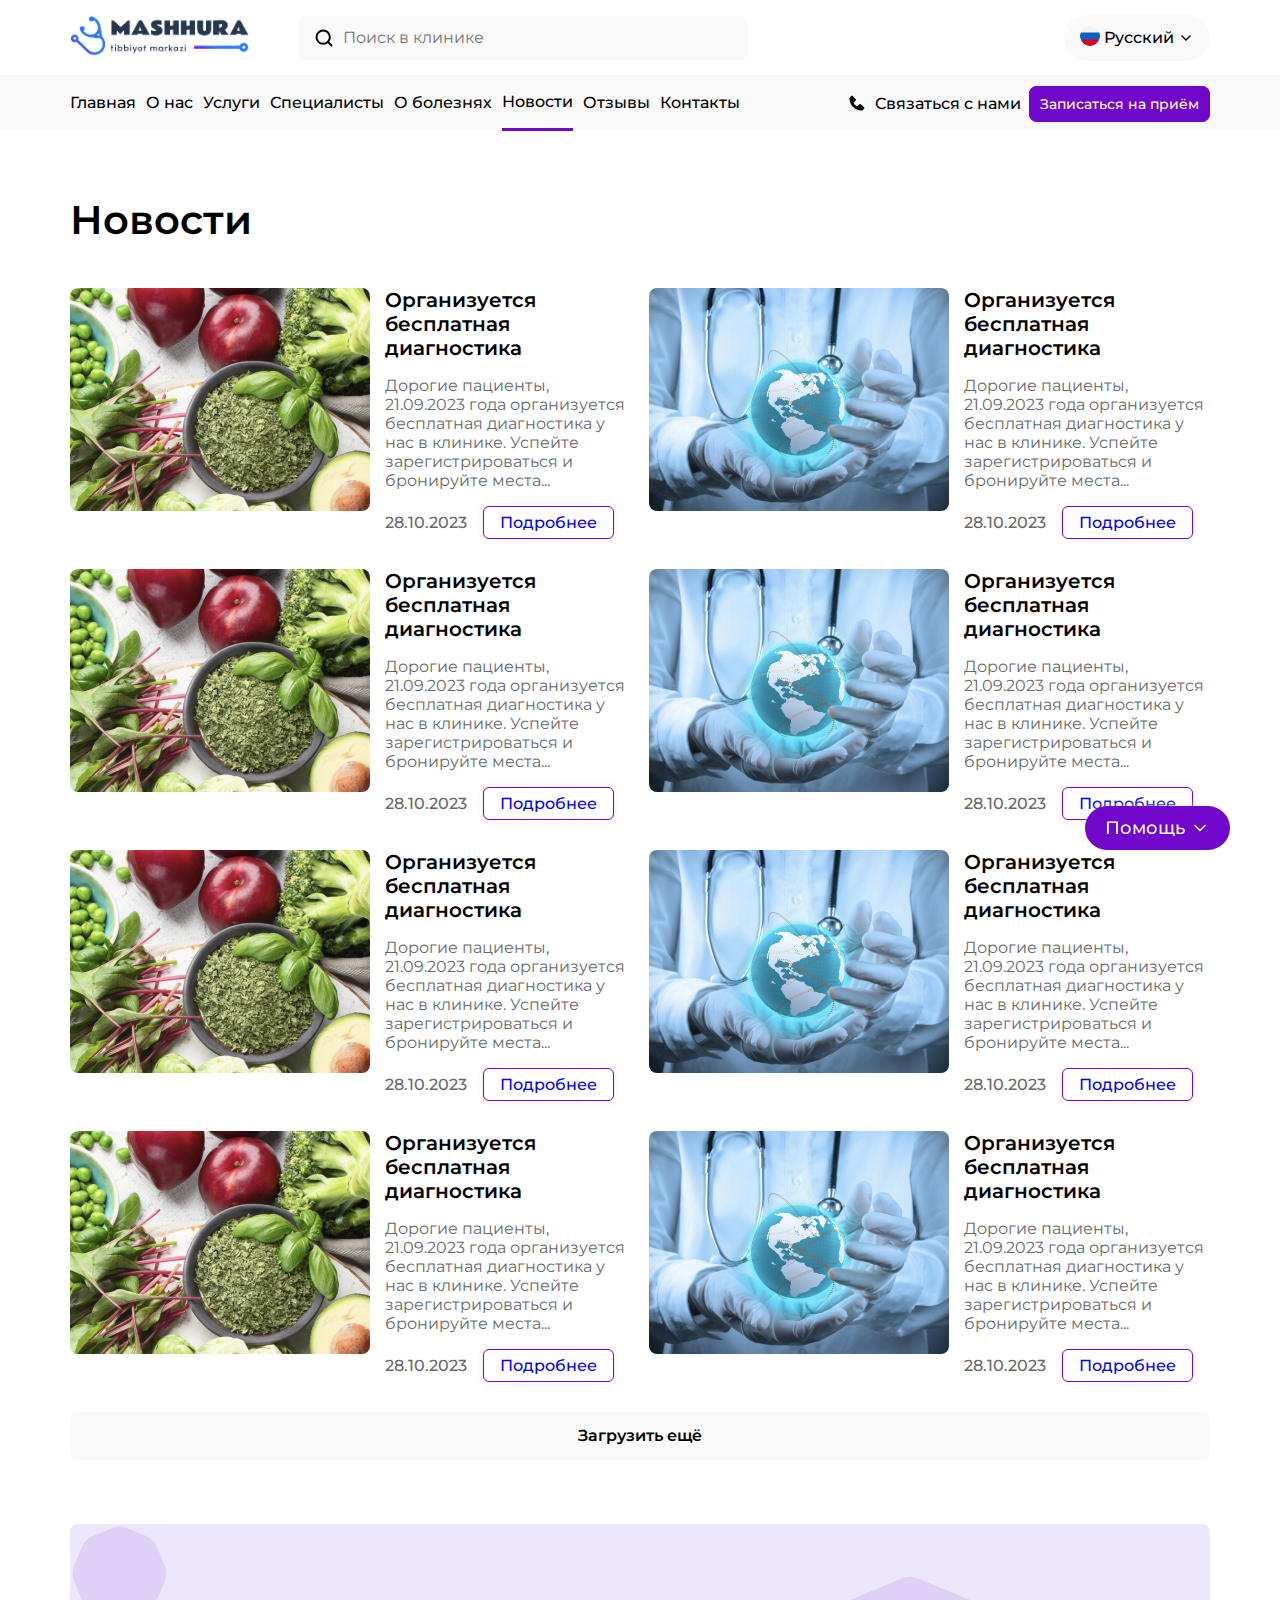
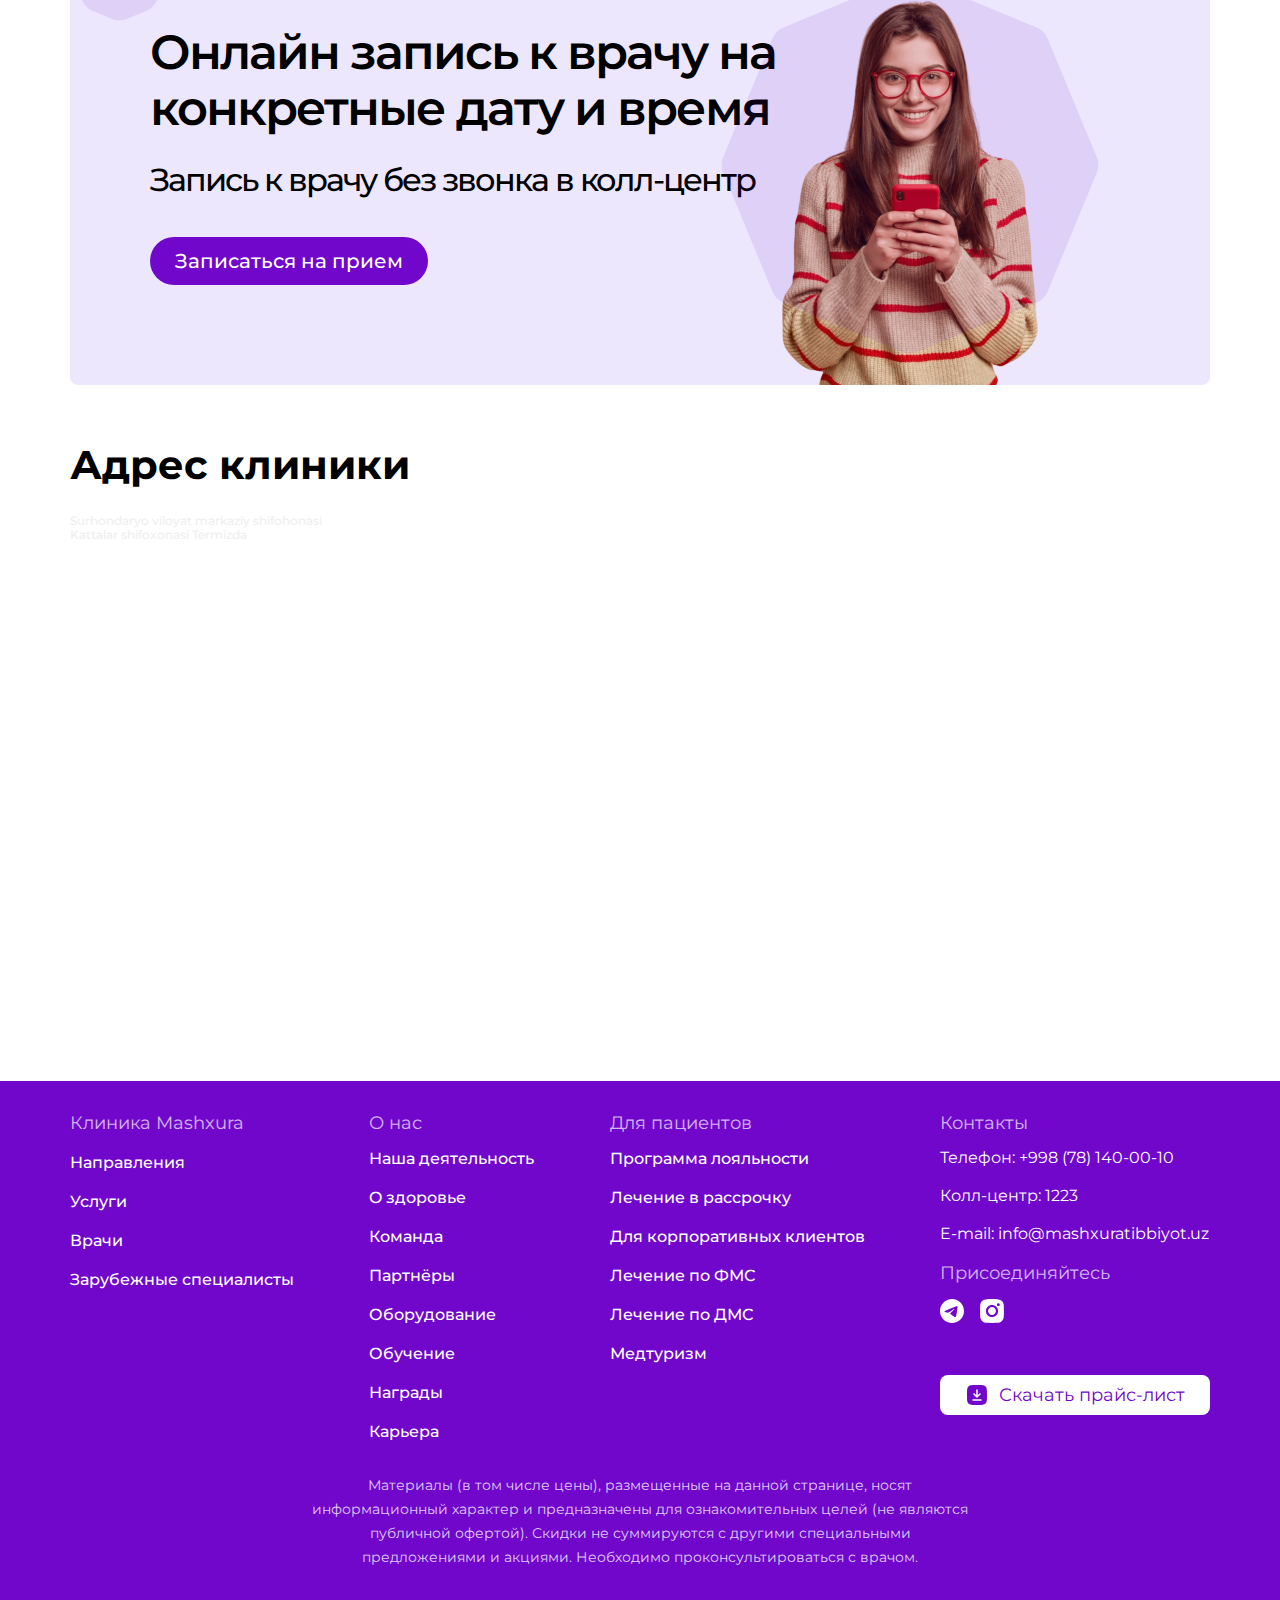
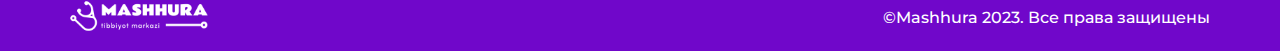
<file: news-page.html>
<!DOCTYPE html>
<html lang="en">
  <head>
    <meta charset="UTF-8" />
    <meta name="viewport" content="width=device-width, initial-scale=1.0" />

    <link rel="stylesheet" href="css/news-page.css" />
    <link rel="stylesheet" href="css/styles.css" />
    <title>MASHHURA</title>
  </head>
  <body>

    <div class="header-wrapper">
      <div class="header container">
        <div class="header-logo">
          <a href="index.html">
            <img src="./images/logo.png" alt="logo" />
          </a>
        </div>

        <div class="header-search">
          <img src="images/icons/search.svg" alt="img" />
          <input type="search" placeholder="Поиск в клинике" />
        </div>

        <div class="header-lang">
          <div class="lang-main">
            <div class="lang-icon">
              <img src="images/icons/russian.svg" alt="flag" />
            </div>
            <span>Русский</span>
            <div class="chevron-down">
              <img src="images/icons/chevron-down.svg" alt="chevron-down" />
            </div>
          </div>

          <div class="lang-other">
            <img src="images/icons/uzbek.svg" alt="" />
            <span>Uzbek</span>
          </div>
        </div>
      </div>

      <div class="header-menu__wrapper">
        <div class="header-menu container">
          <div class="header-menu__items">
            <ul>
              <li class="menu-item">
                <a href="index.html">Главная</a>
              </li>
              <li class="menu-item">
                <a href="about-page.html">
                  О нас
                  <!-- <img src="images/icons/chevron-down.svg" alt="" /> -->
                </a>
              </li>
              <li class="menu-item"><a href="services-page.html">Услуги</a></li>
              <li class="menu-item">
                <a href="specialists-page.html">Специалисты</a>
              </li>
              <li class="menu-item">
                <a  href="disease-page.html">О болезнях</a>
              </li>
              <li class="menu-item"><a class="active" href="news-page.html">Новости</a></li>
              <li class="menu-item"><a href="feedbacks-page.html">Отзывы</a></li>
              <li class="menu-item"><a href="#">Контакты</a></li>
            </ul>
          </div>
          <div class="header-menu__buttons">
            <div class="contact-menu">
              <div class="contact-main">
                <img src="images/icons/telephone-3.svg" alt="" />
                <span>Связаться с нами</span>
              </div>
              <div class="contact-numbers">
                <div class="call-center">
                  <a href="#">
                    <img src="images/icons/telephone-1.svg" alt="phone" />
                    <div>
                      <span>Колл-центр</span>
                      <strong>1223</strong>
                    </div>
                  </a>
                </div>
                <div class="call-phone">
                  <a href="#">
                    <img src="images/icons/telephone-2.svg" alt="phone" />

                    <div>
                      <span>Телефон</span>
                      <strong>+998 (78) 140-00-10</strong>
                    </div>
                  </a>
                </div>
              </div>
            </div>
            <div class="contact-message">
              <a
                data-modal-target2="#recall-modal"
                class="open-recall-modal"
                href="#"
              >
                Записаться на приём
              </a>
            </div>

            <div class="recall-modal" id="recall-modal">
              <div class="recall-modal-header">
                <div class="recall-title">Оставить заявку</div>
              </div>
              <button data-close-button2="" class="close-button">
                <svg
                  xmlns="http://www.w3.org/2000/svg"
                  width="25"
                  height="25"
                  viewBox="0 0 20 20"
                  fill="none"
                >
                  <g opacity="0.7">
                    <path
                      d="M16 5L6 15"
                      stroke="black"
                      stroke-width="2"
                      stroke-linecap="round"
                      stroke-linejoin="round"
                    />
                    <path
                      d="M6 5L16 15"
                      stroke="black"
                      stroke-width="2"
                      stroke-linecap="round"
                      stroke-linejoin="round"
                    />
                  </g>
                </svg>
              </button>
              <div class="recall-modal-content">
                <div class="recall-modal__content-subtitle">
                  Мы свяжемся с Вами в ближайшее время
                </div>

                <div class="recall-telephone">
                  <input
                    class="recall-phone"
                    type="name"
                    name="name"
                    required
                    placeholder="Ваше имя*"
                  />
                </div>

                <div class="recall-telephone">
                  <input
                    class="recall-phone"
                    type="number"
                    name="tel"
                    required
                    value="+998"
                  />
                </div>

                <p class="recall-modal-subtitle">
                  Нажимая на кнопку Оставить заявку, я соглашаюсь с условиями
                  Политики обработки персональных данных
                </p>
                <button
                  type="submit"
                  id="recall-modal-btn"
                  class="recall-modal-btn"
                >
                  Оставить заявку
                </button>
              </div>
            </div>
          </div>
        </div>
      </div>

      <div class="help-btn">
        <div id="help-btn-main" class="help-btn-main">
          <p>Помощь</p>
          <svg
            xmlns="http://www.w3.org/2000/svg"
            width="20"
            height="20"
            viewBox="0 0 20 20"
            fill="none"
          >
            <path
              d="M15 7.5L10 12.5L5 7.5"
              stroke="white"
              stroke-width="1.5"
              stroke-linecap="round"
              stroke-linejoin="round"
            />
          </svg>
        </div>

        <div class="help-btn-others">
          <a href="https://telegram.org/">
            <img src="images/icons/telegram-white.svg" alt="telegram-white" />
            <span>Telegram</span>
          </a>
          <a href="https://www.whatsapp.com/">
            <img src="images/icons/whatsapp.svg" alt="whatsapp" />
            <span>Whatsapp</span>
          </a>
          <a data-modal-target="#modal" class="open-modal" href="#">
            <img src="images/icons/telephone-4.svg" alt="phone" />
            <span>Обратный звонок</span>
          </a>
          <a href="#">
            <img src="images/icons/message-circle.svg" alt="message" />
            <span>Отправить сообщение</span>
          </a>
        </div>
      </div>

      <div class="modal" id="modal">
        <div class="modal-header">
          <div class="title">Обратный звонок</div>
        </div>
        <button data-close-button class="close-button">
          <svg
            xmlns="http://www.w3.org/2000/svg"
            width="25"
            height="25"
            viewBox="0 0 20 20"
            fill="none"
          >
            <g opacity="0.7">
              <path
                d="M16 5L6 15"
                stroke="black"
                stroke-width="2"
                stroke-linecap="round"
                stroke-linejoin="round"
              />
              <path
                d="M6 5L16 15"
                stroke="black"
                stroke-width="2"
                stroke-linecap="round"
                stroke-linejoin="round"
              />
            </g>
          </svg>
        </button>
        <div class="modal-content">
          <p class="modal-subtitle">
            Оставьте свой номер телефона и мы вам перезвоним
          </p>
          <label class="phone-number" for="tel">Номер телефона</label>
          <input
            class="telephone"
            type="number"
            name="tel"
            required
            value="+998"
          />
          <button type="submit" id="modal-btn" class="modal-btn">
            Отправить
          </button>
        </div>
      </div>
    </div>
    <div id="overlay"></div>

    <div class="news-wrapper container">
      <div class="news">
        <div class="news-title">Новости</div>
        <div class="news-cards">
          <div class="carousel">

            <div class="card">
              <div class="card-img">
                <img src="./images/news-image-3.png" alt="news-image-1" />
              </div>
              <div class="card-content">
                <div class="card-content-title">
                  Организуется бесплатная диагностика
                </div>
                <div class="card-content-subtitle">
                  Дорогие пациенты, 21.09.2023 года организуется бесплатная
                  диагностика у нас в клинике. Успейте зарегистрироваться и
                  бронируйте места...
                </div>
                <div class="card-content-date">
                  <span class="date">28.10.2023</span>
                  <span class="btn"><a href="news-single-page.html">Подробнее</a></span>
                </div>
              </div>
            </div>

            <div class="card">
              <div class="card-img">
                <img src="./images/news-image-4.png" alt="news-image-1" />
              </div>
              <div class="card-content">
                <div class="card-content-title">
                  Организуется бесплатная диагностика
                </div>
                <div class="card-content-subtitle">
                  Дорогие пациенты, 21.09.2023 года организуется бесплатная
                  диагностика у нас в клинике. Успейте зарегистрироваться и
                  бронируйте места...
                </div>
                <div class="card-content-date">
                  <span class="date">28.10.2023</span>
                  <span class="btn"><a href="news-single-page.html">Подробнее</a></span>
                </div>
              </div>
            </div>

            <div class="card">
              <div class="card-img">
                <img src="./images/news-image-3.png" alt="news-image-1" />
              </div>
              <div class="card-content">
                <div class="card-content-title">
                  Организуется бесплатная диагностика
                </div>
                <div class="card-content-subtitle">
                  Дорогие пациенты, 21.09.2023 года организуется бесплатная
                  диагностика у нас в клинике. Успейте зарегистрироваться и
                  бронируйте места...
                </div>
                <div class="card-content-date">
                  <span class="date">28.10.2023</span>
                  <span class="btn"><a href="news-single-page.html">Подробнее</a></span>
                </div>
              </div>
            </div>

            <div class="card">
              <div class="card-img">
                <img src="./images/news-image-4.png" alt="news-image-1" />
              </div>
              <div class="card-content">
                <div class="card-content-title">
                  Организуется бесплатная диагностика
                </div>
                <div class="card-content-subtitle">
                  Дорогие пациенты, 21.09.2023 года организуется бесплатная
                  диагностика у нас в клинике. Успейте зарегистрироваться и
                  бронируйте места...
                </div>
                <div class="card-content-date">
                  <span class="date">28.10.2023</span>
                  <span class="btn"><a href="news-single-page.html">Подробнее</a></span>
                </div>
              </div>
            </div>

            <div class="card">
              <div class="card-img">
                <img src="./images/news-image-3.png" alt="news-image-1" />
              </div>
              <div class="card-content">
                <div class="card-content-title">
                  Организуется бесплатная диагностика
                </div>
                <div class="card-content-subtitle">
                  Дорогие пациенты, 21.09.2023 года организуется бесплатная
                  диагностика у нас в клинике. Успейте зарегистрироваться и
                  бронируйте места...
                </div>
                <div class="card-content-date">
                  <span class="date">28.10.2023</span>
                  <span class="btn"><a href="news-single-page.html">Подробнее</a></span>
                </div>
              </div>
            </div>

            <div class="card">
              <div class="card-img">
                <img src="./images/news-image-4.png" alt="news-image-1" />
              </div>
              <div class="card-content">
                <div class="card-content-title">
                  Организуется бесплатная диагностика
                </div>
                <div class="card-content-subtitle">
                  Дорогие пациенты, 21.09.2023 года организуется бесплатная
                  диагностика у нас в клинике. Успейте зарегистрироваться и
                  бронируйте места...
                </div>
                <div class="card-content-date">
                  <span class="date">28.10.2023</span>
                  <span class="btn"><a href="news-single-page.html">Подробнее</a></span>
                </div>
              </div>
            </div>

            <div class="card">
              <div class="card-img">
                <img src="./images/news-image-3.png" alt="news-image-1" />
              </div>
              <div class="card-content">
                <div class="card-content-title">
                  Организуется бесплатная диагностика
                </div>
                <div class="card-content-subtitle">
                  Дорогие пациенты, 21.09.2023 года организуется бесплатная
                  диагностика у нас в клинике. Успейте зарегистрироваться и
                  бронируйте места...
                </div>
                <div class="card-content-date">
                  <span class="date">28.10.2023</span>
                  <span class="btn"><a href="news-single-page.html">Подробнее</a></span>
                </div>
              </div>
            </div>

            <div class="card">
              <div class="card-img">
                <img src="./images/news-image-4.png" alt="news-image-1" />
              </div>
              <div class="card-content">
                <div class="card-content-title">
                  Организуется бесплатная диагностика
                </div>
                <div class="card-content-subtitle">
                  Дорогие пациенты, 21.09.2023 года организуется бесплатная
                  диагностика у нас в клинике. Успейте зарегистрироваться и
                  бронируйте места...
                </div>
                <div class="card-content-date">
                  <span class="date">28.10.2023</span>
                  <span class="btn"><a href="news-single-page.html">Подробнее</a></span>
                </div>
              </div>
            </div>
          </div>

          <div id="more-news" class="more-news">
            <p>Загрузить ещё</p>
          </div>
        </div>
      </div>
    </div>

    <div class="appointment-wrapper container">
      <div class="appointment">
        <div class="appointment-octagon">
          <svg
            xmlns="http://www.w3.org/2000/svg"
            width="95"
            height="95"
            viewBox="0 0 95 95"
            fill="none"
          >
            <path
              d="M39.8463 2.17026C44.7469 0.140377 50.2531 0.140375 55.1537 2.17025L74.141 10.0351C79.0416 12.0649 82.9351 15.9584 84.9649 20.859L92.8297 39.8463C94.8596 44.7469 94.8596 50.2531 92.8297 55.1537L84.9649 74.141C82.9351 79.0416 79.0416 82.9351 74.141 84.9649L55.1537 92.8297C50.2531 94.8596 44.7469 94.8596 39.8463 92.8297L20.859 84.9649C15.9584 82.9351 12.0649 79.0416 10.0351 74.141L2.17026 55.1537C0.140377 50.2531 0.140375 44.7469 2.17025 39.8463L10.0351 20.859C12.0649 15.9584 15.9584 12.0649 20.859 10.0351L39.8463 2.17026Z"
              fill="#7007CA"
              fill-opacity="0.1"
            />
          </svg>
        </div>
        <div class="appointment-title">
          Онлайн запись к врачу на конкретные дату и время
        </div>
        <div class="appointment-subtitle">
          Запись к врачу без звонка в колл-центр
        </div>
        <div class="appointment-btn"><a href="#">Записаться на прием</a></div>
        <div class="appointment-img">
            <img class="octagon" src="./images/Star 14.svg" alt="appointment-star">
            <img src="./images/appointment-img.png" alt="appointment">
        </div>
      </div>
    </div>

    <section class="map-section container">
      <div class="map-title">Адрес клиники</div>
      <div class="map">
        <div style="position: relative; overflow: hidden">
          <a
            href="https://yandex.uz/maps/org/68626133163/?utm_medium=mapframe&utm_source=maps"
            style="color: #eee; font-size: 12px; position: absolute; top: 0px"
            >Surhondaryo viloyat markaziy shifohonasi</a
          >
          <a
            href="https://yandex.uz/maps/10338/termez/category/hospital/184105956/?utm_medium=mapframe&utm_source=maps"
            style="color: #eee; font-size: 12px; position: absolute; top: 14px"
            >Kattalar shifoxonasi Termizda</a
          >
          <iframe
            src="https://yandex.uz/map-widget/v1/?from=mapframe&ll=67.267742%2C37.216747&mode=poi&poi%5Bpoint%5D=67.267732%2C37.215415&poi%5Buri%5D=ymapsbm1%3A%2F%2Forg%3Foid%3D68626133163&source=mapframe&utm_source=mapframe&z=16"
            width="100%"
            height="500"
            frameborder="0"
            allowfullscreen="true"
            style="position: relative"
            class="yandex-map"
          >
          </iframe>
        </div>
      </div>
    </section>

    <footer>
      <div class="container">
        <div class="footer-links">
          <div class="clinic">
            <div class="clinic-title">Клиника Mashxura</div>
            <div class="clinic-links">
              <a href="#">Направления</a>
              <a href="#">Услуги</a>
              <a href="#">Врачи</a>
              <a href="#">Зарубежные специалисты</a>
            </div>
          </div>

          <div class="about-center">
            <div class="about-title">О нас</div>
            <div class="about-links">
              <a href="#">Наша деятельность</a>
              <a href="#">O здоровье</a>
              <a href="#">Команда</a>
              <a href="#">Партнёры</a>
              <a href="#">Оборудование</a>
              <a href="#">Обучение</a>
              <a href="#">Награды</a>
              <a href="#">Карьера</a>
            </div>
          </div>

          <div class="for-patients">
            <div class="patients-title">Для пациентов</div>
            <div class="patients-links">
              <a href="#">Программа лояльности</a>
              <a href="#">Лечение в рассрочку</a>
              <a href="#">Для корпоративных клиентов</a>
              <a href="#">Лечение по ФМС</a>
              <a href="#">Лечение по ДМС</a>
              <a href="#">Медтуризм</a>
            </div>
          </div>

          <div class="contacts">
            <div class="contacts-title">Контакты</div>
            <span>Телефон: +998 (78) 140-00-10</span>
            <span>Колл-центр: 1223</span>
            <span>E-mail: info@mashxuratibbiyot.uz</span>
            <div class="contacts-social">
              <div class="social-title">Присоединяйтесь</div>
              <div class="social-links">
                <a href="https://telegram.org/">
                  <img src="images/icons/telegram.svg" alt="telegram" />
                </a>
                <a href="https://www.instagram.com/">
                  <img src="images/icons/instagram.svg" alt="instagram" />
                </a>
              </div>
            </div>

            <div class="download-btn">
              <a href="#">
                <img src="images/icons/Download Square.svg" alt="icon" />
                <span>Скачать прайс-лист</span>
              </a>
            </div>
          </div>
        </div>

        <div class="footer-description">
          <p>
            Материалы (в том числе цены), размещенные на данной странице, носят
            информационный характер и предназначены для ознакомительных целей
            (не являются публичной офертой). Скидки не суммируются с другими
            специальными предложениями и акциями. Необходимо
            проконсультироваться с врачом.
          </p>
        </div>

        <div class="section">
          <div class="section-img">
            <a href="index.html">
              <img src="images/logo-footer.svg" alt="logo" />
            </a>
          </div>
          <div class="section-text">
            <p>©Mashhura 2023. Все права защищены</p>
          </div>
        </div>
      </div>
    </footer>

    <script src="./js-files/js.js"></script>

    <script>
      const moreBtn = document.querySelector("#more-news");
      moreBtn.addEventListener("click", function () {
        let slideContent = document.querySelector(".carousel");
        let myClone = slideContent.cloneNode(true);

        slideContent.appendChild(myClone);
      });
    </script>
  </body>
</html>
</file>
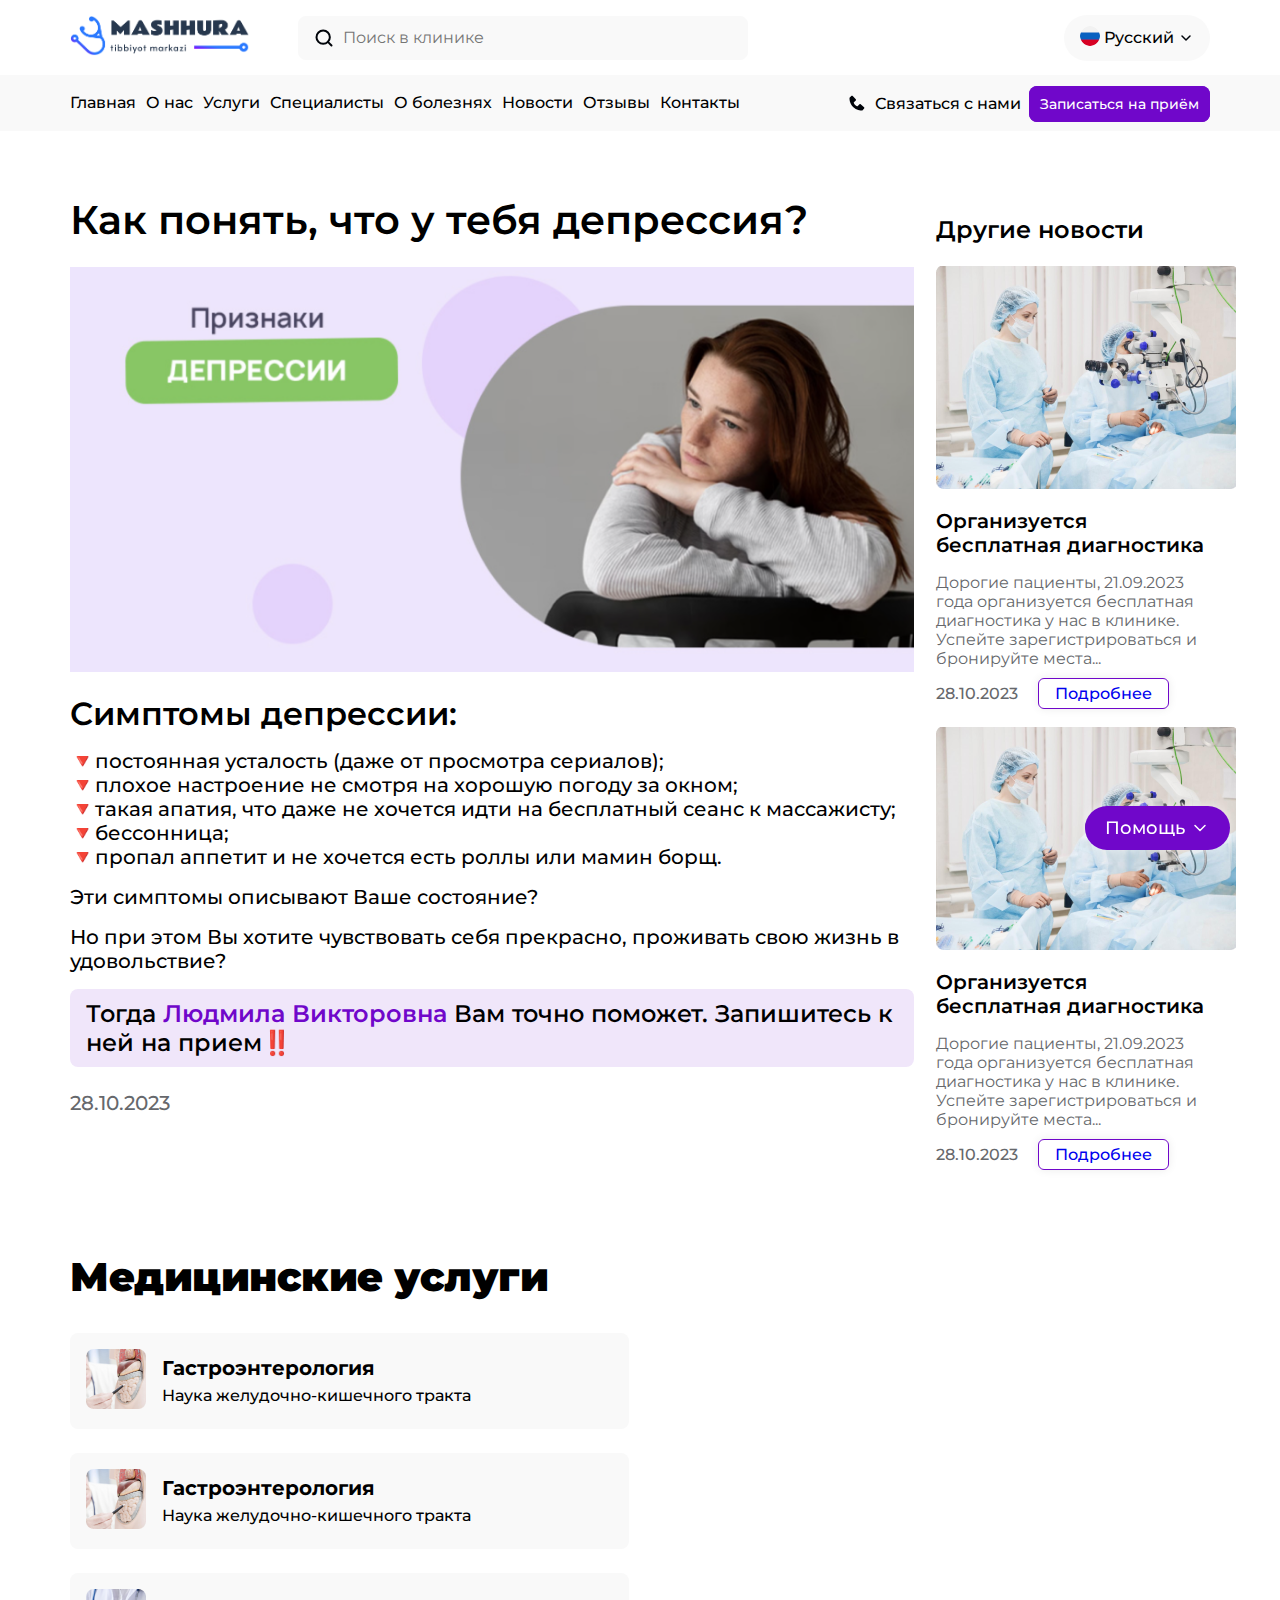
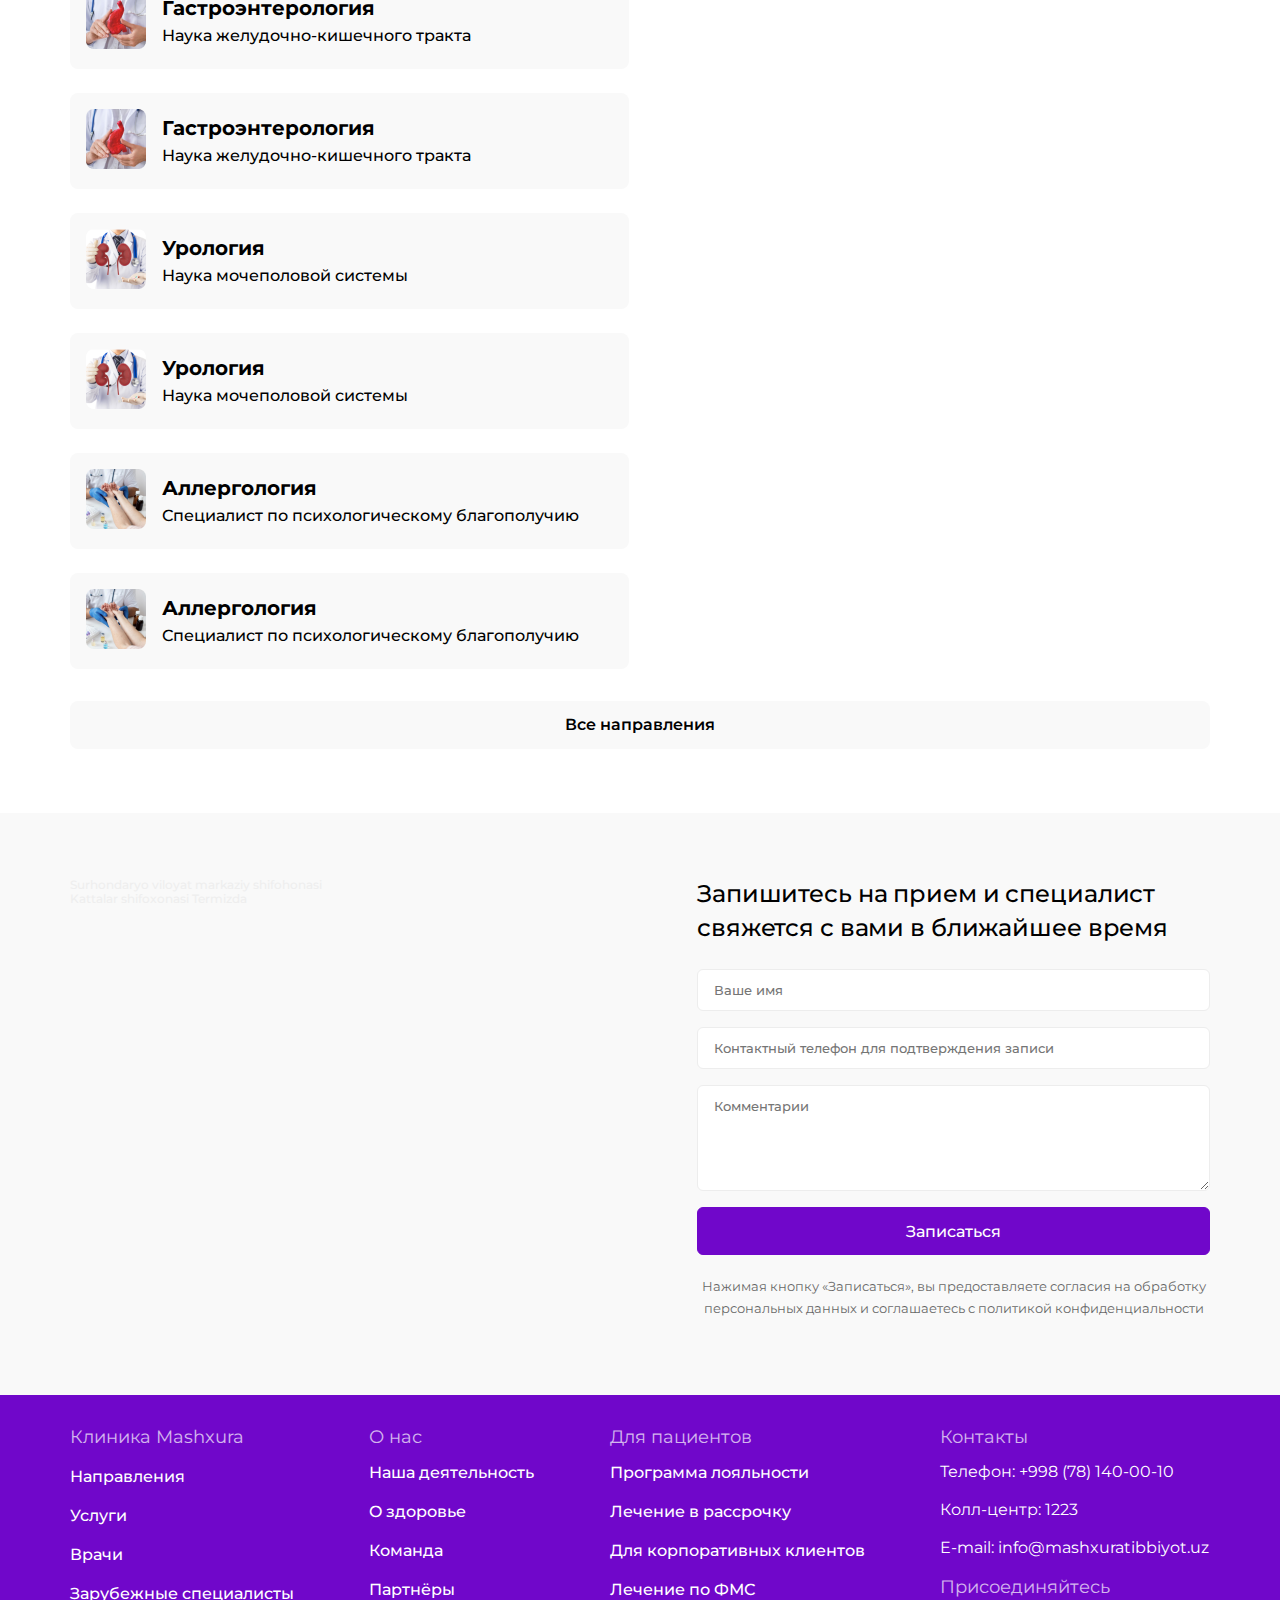
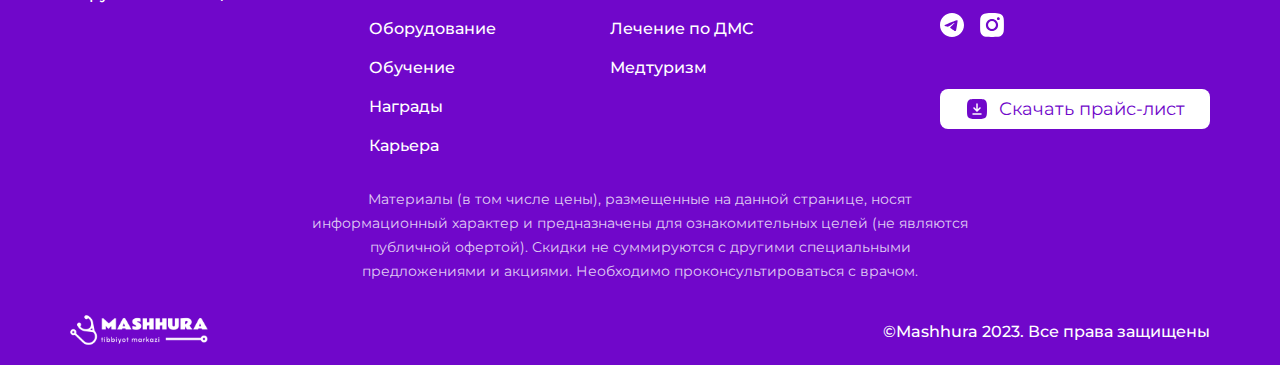
<file: news-single-page.html>
<!DOCTYPE html>
<html lang="en">
  <head>
    <meta charset="UTF-8" />
    <meta name="viewport" content="width=device-width, initial-scale=1.0" />

    <link rel="stylesheet" href="css/styles.css" />
    <link rel="stylesheet" href="css/news-single-page.css" />
    <title>MASHHURA</title>
  </head>
  <body>
    <div class="header-wrapper">
      <div class="header container">
        <div class="header-logo">
          <a href="index.html">
            <img src="./images/logo.png" alt="logo" />
          </a>
        </div>

        <div class="header-search">
          <img src="images/icons/search.svg" alt="img" />
          <input type="search" placeholder="Поиск в клинике" />
        </div>

        <div class="header-lang">
          <div class="lang-main">
            <div class="lang-icon">
              <img src="images/icons/russian.svg" alt="flag" />
            </div>
            <span>Русский</span>
            <div class="chevron-down">
              <img src="images/icons/chevron-down.svg" alt="chevron-down" />
            </div>
          </div>

          <div class="lang-other">
            <img src="images/icons/uzbek.svg" alt="" />
            <span>Uzbek</span>
          </div>
        </div>
      </div>

      <div class="header-menu__wrapper">
        <div class="header-menu container">
          <div class="header-menu__items">
            <ul>
              <li class="menu-item">
                <a href="index.html">Главная</a>
              </li>
              <li class="menu-item">
                <a href="about-page.html">
                  О нас
                  <!-- <img src="images/icons/chevron-down.svg" alt="" /> -->
                </a>
              </li>
              <li class="menu-item"><a href="services-page.html">Услуги</a></li>
              <li class="menu-item">
                <a href="specialists-page.html">Специалисты</a>
              </li>
              <li class="menu-item">
                <a href="disease-page.html">О болезнях</a>
              </li>
              <li class="menu-item">
                <a href="news-page.html">Новости</a>
              </li>
              <li class="menu-item">
                <a href="feedbacks-page.html">Отзывы</a>
              </li>
              <li class="menu-item"><a href="#">Контакты</a></li>
            </ul>
          </div>
          
          <div class="header-menu__buttons">
            <div class="contact-menu">
              <div class="contact-main">
                <img src="images/icons/telephone-3.svg" alt="" />
                <span>Связаться с нами</span>
              </div>
              <div class="contact-numbers">
                <div class="call-center">
                  <a href="#">
                    <img src="images/icons/telephone-1.svg" alt="phone" />
                    <div>
                      <span>Колл-центр</span>
                      <strong>1223</strong>
                    </div>
                  </a>
                </div>
                <div class="call-phone">
                  <a href="#">
                    <img src="images/icons/telephone-2.svg" alt="phone" />

                    <div>
                      <span>Телефон</span>
                      <strong>+998 (78) 140-00-10</strong>
                    </div>
                  </a>
                </div>
              </div>
            </div>
            <div class="contact-message">
              <a
                data-modal-target2="#recall-modal"
                class="open-recall-modal"
                href="#"
              >
                Записаться на приём
              </a>
            </div>

            <div class="recall-modal" id="recall-modal">
              <div class="recall-modal-header">
                <div class="recall-title">Оставить заявку</div>
              </div>
              <button data-close-button2="" class="close-button">
                <svg
                  xmlns="http://www.w3.org/2000/svg"
                  width="25"
                  height="25"
                  viewBox="0 0 20 20"
                  fill="none"
                >
                  <g opacity="0.7">
                    <path
                      d="M16 5L6 15"
                      stroke="black"
                      stroke-width="2"
                      stroke-linecap="round"
                      stroke-linejoin="round"
                    />
                    <path
                      d="M6 5L16 15"
                      stroke="black"
                      stroke-width="2"
                      stroke-linecap="round"
                      stroke-linejoin="round"
                    />
                  </g>
                </svg>
              </button>
              <div class="recall-modal-content">
                <div class="recall-modal__content-subtitle">
                  Мы свяжемся с Вами в ближайшее время
                </div>

                <div class="recall-telephone">
                  <input
                    class="recall-phone"
                    type="name"
                    name="name"
                    required
                    placeholder="Ваше имя*"
                  />
                </div>

                <div class="recall-telephone">
                  <input
                    class="recall-phone"
                    type="number"
                    name="tel"
                    required
                    value="+998"
                  />
                </div>

                <p class="recall-modal-subtitle">
                  Нажимая на кнопку Оставить заявку, я соглашаюсь с условиями
                  Политики обработки персональных данных
                </p>
                <button
                  type="submit"
                  id="recall-modal-btn"
                  class="recall-modal-btn"
                >
                  Оставить заявку
                </button>
              </div>
            </div>
          </div>
        </div>
      </div>

      <div class="help-btn">
        <div id="help-btn-main" class="help-btn-main">
          <p>Помощь</p>
          <svg
            xmlns="http://www.w3.org/2000/svg"
            width="20"
            height="20"
            viewBox="0 0 20 20"
            fill="none"
          >
            <path
              d="M15 7.5L10 12.5L5 7.5"
              stroke="white"
              stroke-width="1.5"
              stroke-linecap="round"
              stroke-linejoin="round"
            />
          </svg>
        </div>

        <div class="help-btn-others">
          <a href="https://telegram.org/">
            <img src="images/icons/telegram-white.svg" alt="telegram-white" />
            <span>Telegram</span>
          </a>
          <a href="https://www.whatsapp.com/">
            <img src="images/icons/whatsapp.svg" alt="whatsapp" />
            <span>Whatsapp</span>
          </a>
          <a data-modal-target="#modal" class="open-modal" href="#">
            <img src="images/icons/telephone-4.svg" alt="phone" />
            <span>Обратный звонок</span>
          </a>
          <a href="#">
            <img src="images/icons/message-circle.svg" alt="message" />
            <span>Отправить сообщение</span>
          </a>
        </div>
      </div>

      <div class="modal" id="modal">
        <div class="modal-header">
          <div class="title">Обратный звонок</div>
        </div>
        <button data-close-button class="close-button">
          <svg
            xmlns="http://www.w3.org/2000/svg"
            width="25"
            height="25"
            viewBox="0 0 20 20"
            fill="none"
          >
            <g opacity="0.7">
              <path
                d="M16 5L6 15"
                stroke="black"
                stroke-width="2"
                stroke-linecap="round"
                stroke-linejoin="round"
              />
              <path
                d="M6 5L16 15"
                stroke="black"
                stroke-width="2"
                stroke-linecap="round"
                stroke-linejoin="round"
              />
            </g>
          </svg>
        </button>
        <div class="modal-content">
          <p class="modal-subtitle">
            Оставьте свой номер телефона и мы вам перезвоним
          </p>
          <label class="phone-number" for="tel">Номер телефона</label>
          <input
            class="telephone"
            type="number"
            name="tel"
            required
            value="+998"
          />
          <button type="submit" id="modal-btn" class="modal-btn">
            Отправить
          </button>
        </div>
      </div>
    </div>
    <div id="overlay"></div>

    <section class="main-content__wrapper container">
      <div class="main-content">
        <div class="big-content">
          <div class="big-content-title">Как понять, что у тебя депрессия?</div>
          <div class="big-content-img">
            <img src="images/big-content.png" alt="big-content" />
          </div>
          <div class="big-content-symptoms">
            <div class="symptoms-title">Симптомы депрессии:</div>
            <div class="symptoms-items">
              <p class="item">
                🔻постоянная усталость (даже от просмотра сериалов);
              </p>
              <p class="item">
                🔻плохое настроение не смотря на хорошую погоду за окном;
              </p>
              <p class="item">
                🔻такая апатия, что даже не хочется идти на бесплатный сеанс к
                массажисту;
              </p>
              <p class="item">🔻бессонница;</p>
              <p class="item">
                🔻пропал аппетит и не хочется есть роллы или мамин борщ.
              </p>
            </div>
            <p class="text">Эти симптомы описывают Ваше состояние?</p>
            <p class="text">
              Но при этом Вы хотите чувствовать себя прекрасно, проживать свою
              жизнь в удовольствие?
            </p>
          </div>

          <div class="big-content-link">
            Тогда <a href="#">Людмила Викторовна</a> Вам точно поможет.
            Запишитесь к ней на прием‼️
          </div>

          <p class="date">28.10.2023</p>
        </div>

        <div class="small-content">
          <div class="small-content-title">Другие новости</div>
          <div class="small-content-cards">

            <div class="card">
              <div class="card-img">
                <img src="images/news-single-img.png" alt="img" />
              </div>
              <div class="card-title">Организуется бесплатная диагностика</div>
              <div class="card-text">
                Дорогие пациенты, 21.09.2023 года организуется бесплатная
                диагностика у нас в клинике. Успейте зарегистрироваться и
                бронируйте места...
              </div>
              <div class="card-date">
                <span class="date">28.10.2023</span>
                <span class="more-btn"><a href="#">Подробнее</a></span>
              </div>
            </div>
            
            <div class="card">
              <div class="card-img">
                <img src="images/news-single-img.png" alt="img" />
              </div>
              <div class="card-title">Организуется бесплатная диагностика</div>
              <div class="card-text">
                Дорогие пациенты, 21.09.2023 года организуется бесплатная
                диагностика у нас в клинике. Успейте зарегистрироваться и
                бронируйте места...
              </div>
              <div class="card-date">
                <span class="date">28.10.2023</span>
                <span class="more-btn"><a href="#">Подробнее</a></span>
              </div>
            </div>

          </div>
        </div>
      </div>
    </section>

    <section class="services container">
      <div class="services-title">Медицинские услуги</div>

      <div class="services-cards">
        <a href="#" class="card">
          <div class="card-img">
            <img src="images/uslugi/image-1.png" alt="uslugi" />
          </div>
          <div class="card-content">
            <div class="card-content__title">Гастроэнтерология</div>
            <div class="card-content__description">
              Наука желудочно-кишечного тракта
            </div>
          </div>
        </a>

        <a href="#" class="card">
          <div class="card-img">
            <img src="images/uslugi/image-1.png" alt="uslugi" />
          </div>
          <div class="card-content">
            <div class="card-content__title">Гастроэнтерология</div>
            <div class="card-content__description">
              Наука желудочно-кишечного тракта
            </div>
          </div>
        </a>
        <a href="#" class="card">
          <div class="card-img">
            <img src="images/uslugi/image-2.png" alt="uslugi" />
          </div>
          <div class="card-content">
            <div class="card-content__title">Гастроэнтерология</div>
            <div class="card-content__description">
              Наука желудочно-кишечного тракта
            </div>
          </div>
        </a>
        <a href="#" class="card">
          <div class="card-img">
            <img src="images/uslugi/image-2.png" alt="uslugi" />
          </div>
          <div class="card-content">
            <div class="card-content__title">Гастроэнтерология</div>
            <div class="card-content__description">
              Наука желудочно-кишечного тракта
            </div>
          </div>
        </a>
        <a href="#" class="card">
          <div class="card-img">
            <img src="images/uslugi/image-3.png" alt="uslugi" />
          </div>
          <div class="card-content">
            <div class="card-content__title">Урология</div>
            <div class="card-content__description">
              Наука мочеполовой системы
            </div>
          </div>
        </a>
        <a href="#" class="card">
          <div class="card-img">
            <img src="images/uslugi/image-3.png" alt="uslugi" />
          </div>
          <div class="card-content">
            <div class="card-content__title">Урология</div>
            <div class="card-content__description">
              Наука мочеполовой системы
            </div>
          </div>
        </a>
        <a href="#" class="card">
          <div class="card-img">
            <img src="images/uslugi/image-4.png" alt="uslugi" />
          </div>
          <div class="card-content">
            <div class="card-content__title">Аллергология</div>
            <div class="card-content__description">
              Специалист по психологическому благополучию
            </div>
          </div>
        </a>
        <a href="#" class="card">
          <div class="card-img">
            <img src="images/uslugi/image-4.png" alt="uslugi" />
          </div>
          <div class="card-content">
            <div class="card-content__title">Аллергология</div>
            <div class="card-content__description">
              Специалист по психологическому благополучию
            </div>
          </div>
        </a>
      </div>

      <div id="more-cards" class="more-cards">Все направления</div>
    </section>

    <section class="map-section__wrapper">
      <div class="map-section container">
        <div class="map">
          <div style="position: relative; overflow: hidden">
            <a
              href="https://yandex.uz/maps/org/68626133163/?utm_medium=mapframe&utm_source=maps"
              style="color: #eee; font-size: 12px; position: absolute; top: 0px"
            >
              Surhondaryo viloyat markaziy shifohonasi
            </a>
            <a
              href="https://yandex.uz/maps/10338/termez/category/hospital/184105956/?utm_medium=mapframe&utm_source=maps"
              style="
                color: #eee;
                font-size: 12px;
                position: absolute;
                top: 14px;
              "
            >
              Kattalar shifoxonasi Termizda
            </a>
            <iframe
              src="https://yandex.uz/map-widget/v1/?from=mapframe&ll=67.267742%2C37.216747&mode=poi&poi%5Bpoint%5D=67.267732%2C37.215415&poi%5Buri%5D=ymapsbm1%3A%2F%2Forg%3Foid%3D68626133163&source=mapframe&utm_source=mapframe&z=16"
              width="100%"
              height="450"
              frameborder="0"
              allowfullscreen="true"
              style="position: relative"
              class="yandex-map"
            >
            </iframe>
          </div>
        </div>

        <div class="form-section">
          <div class="form-section-title">
            Запишитесь на прием и специалист свяжется с вами в ближайшее время
          </div>
          <form class="form">
            <label for="fname"></label>
            <input
              class="input"
              type="text"
              id="fname"
              name="fname"
              placeholder="Ваше имя"
            />
            <label for="lname"></label>
            <input
              class="input"
              type="text"
              id="lname"
              name="lname"
              placeholder="Контактный телефон для подтверждения записи"
            />
            <textarea
              name="comments"
              id="comments"
              cols="10"
              rows="5"
              placeholder="Комментарии"
            ></textarea>
            <input class="form-btn" type="submit" value="Записаться" />
          </form>
          <div class="form-section-subtitle">
            Нажимая кнопку «Записаться», вы предоставляете согласия на обработку
            персональных данных и соглашаетесь с политикой конфиденциальности
          </div>
        </div>
      </div>
    </section>

    <footer>
      <div class="container">
        <div class="footer-links">
          <div class="clinic">
            <div class="clinic-title">Клиника Mashxura</div>
            <div class="clinic-links">
              <a href="#">Направления</a>
              <a href="#">Услуги</a>
              <a href="#">Врачи</a>
              <a href="#">Зарубежные специалисты</a>
            </div>
          </div>

          <div class="about-center">
            <div class="about-title">О нас</div>
            <div class="about-links">
              <a href="#">Наша деятельность</a>
              <a href="#">O здоровье</a>
              <a href="#">Команда</a>
              <a href="#">Партнёры</a>
              <a href="#">Оборудование</a>
              <a href="#">Обучение</a>
              <a href="#">Награды</a>
              <a href="#">Карьера</a>
            </div>
          </div>

          <div class="for-patients">
            <div class="patients-title">Для пациентов</div>
            <div class="patients-links">
              <a href="#">Программа лояльности</a>
              <a href="#">Лечение в рассрочку</a>
              <a href="#">Для корпоративных клиентов</a>
              <a href="#">Лечение по ФМС</a>
              <a href="#">Лечение по ДМС</a>
              <a href="#">Медтуризм</a>
            </div>
          </div>

          <div class="contacts">
            <div class="contacts-title">Контакты</div>
            <span>Телефон: +998 (78) 140-00-10</span>
            <span>Колл-центр: 1223</span>
            <span>E-mail: info@mashxuratibbiyot.uz</span>
            <div class="contacts-social">
              <div class="social-title">Присоединяйтесь</div>
              <div class="social-links">
                <a href="https://telegram.org/">
                  <img src="images/icons/telegram.svg" alt="telegram" />
                </a>
                <a href="https://www.instagram.com/">
                  <img src="images/icons/instagram.svg" alt="instagram" />
                </a>
              </div>
            </div>

            <div class="download-btn">
              <a href="#">
                <img src="images/icons/Download Square.svg" alt="icon" />
                <span>Скачать прайс-лист</span>
              </a>
            </div>
          </div>
        </div>

        <div class="footer-description">
          <p>
            Материалы (в том числе цены), размещенные на данной странице, носят
            информационный характер и предназначены для ознакомительных целей
            (не являются публичной офертой). Скидки не суммируются с другими
            специальными предложениями и акциями. Необходимо
            проконсультироваться с врачом.
          </p>
        </div>

        <div class="section">
          <div class="section-img">
            <a href="index.html">
              <img src="images/logo-footer.svg" alt="logo" />
            </a>
          </div>
          <div class="section-text">
            <p>©Mashhura 2023. Все права защищены</p>
          </div>
        </div>
      </div>
    </footer>

    <script src="./js-files/js.js"></script>

    <script>
      const moreBtn = document.querySelector("#more-cards");
      moreBtn.addEventListener("click", function () {
        let slideContent = document.querySelector(".services-cards");
        let myClone = slideContent.cloneNode(true);

        slideContent.appendChild(myClone);
      });
    </script>
  </body>
</html>
</file>
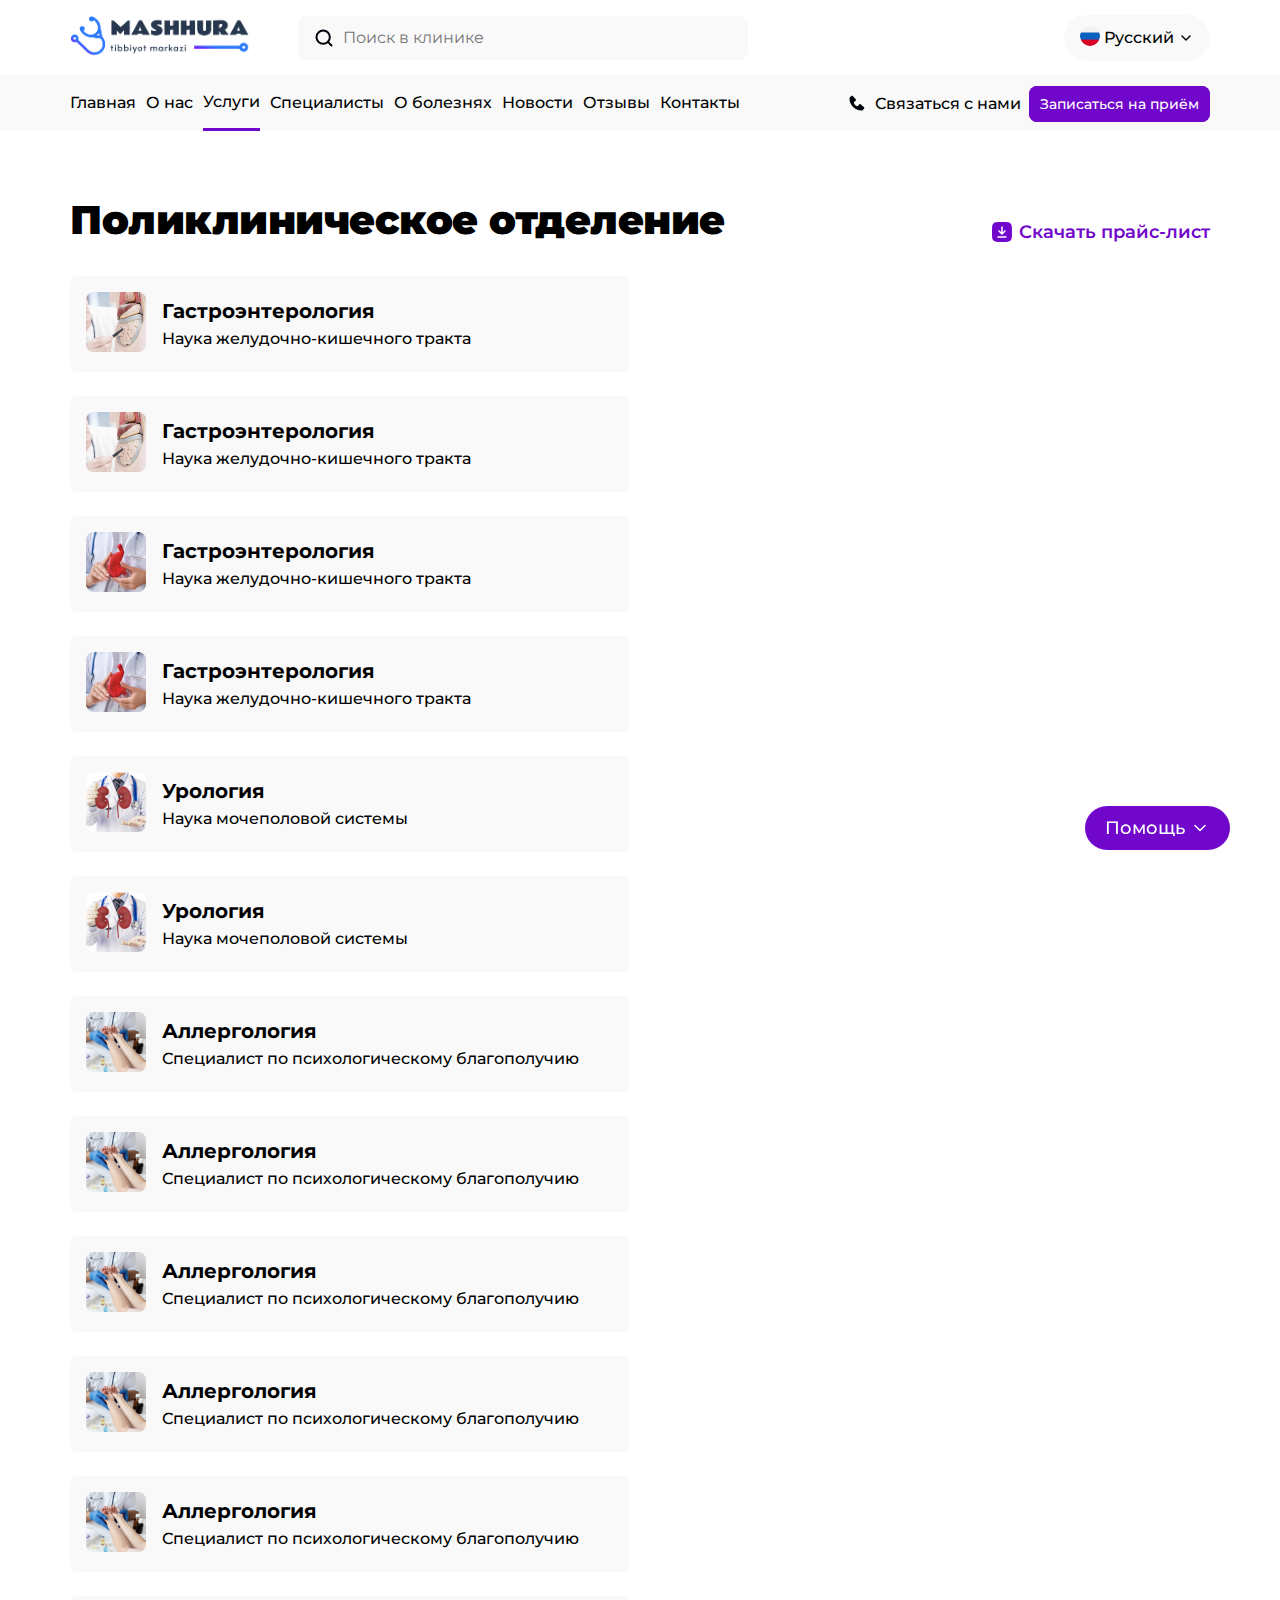
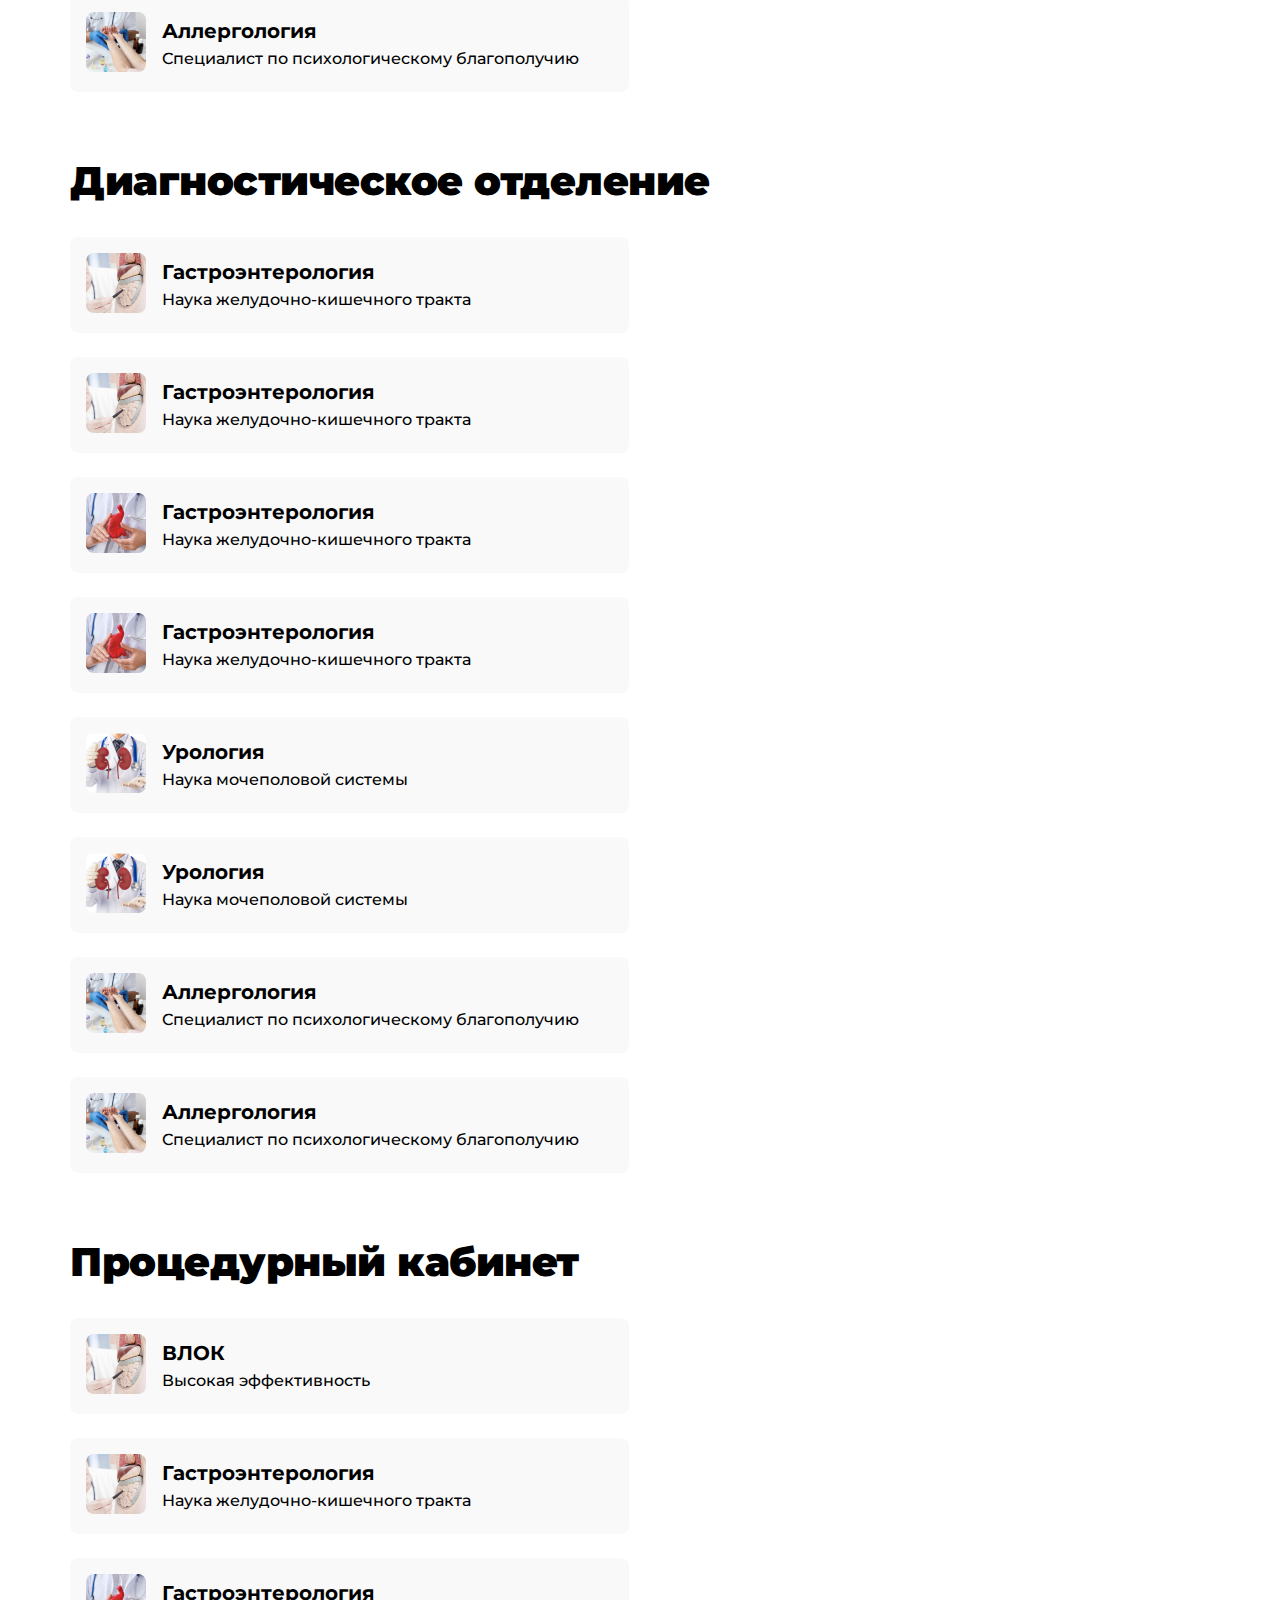
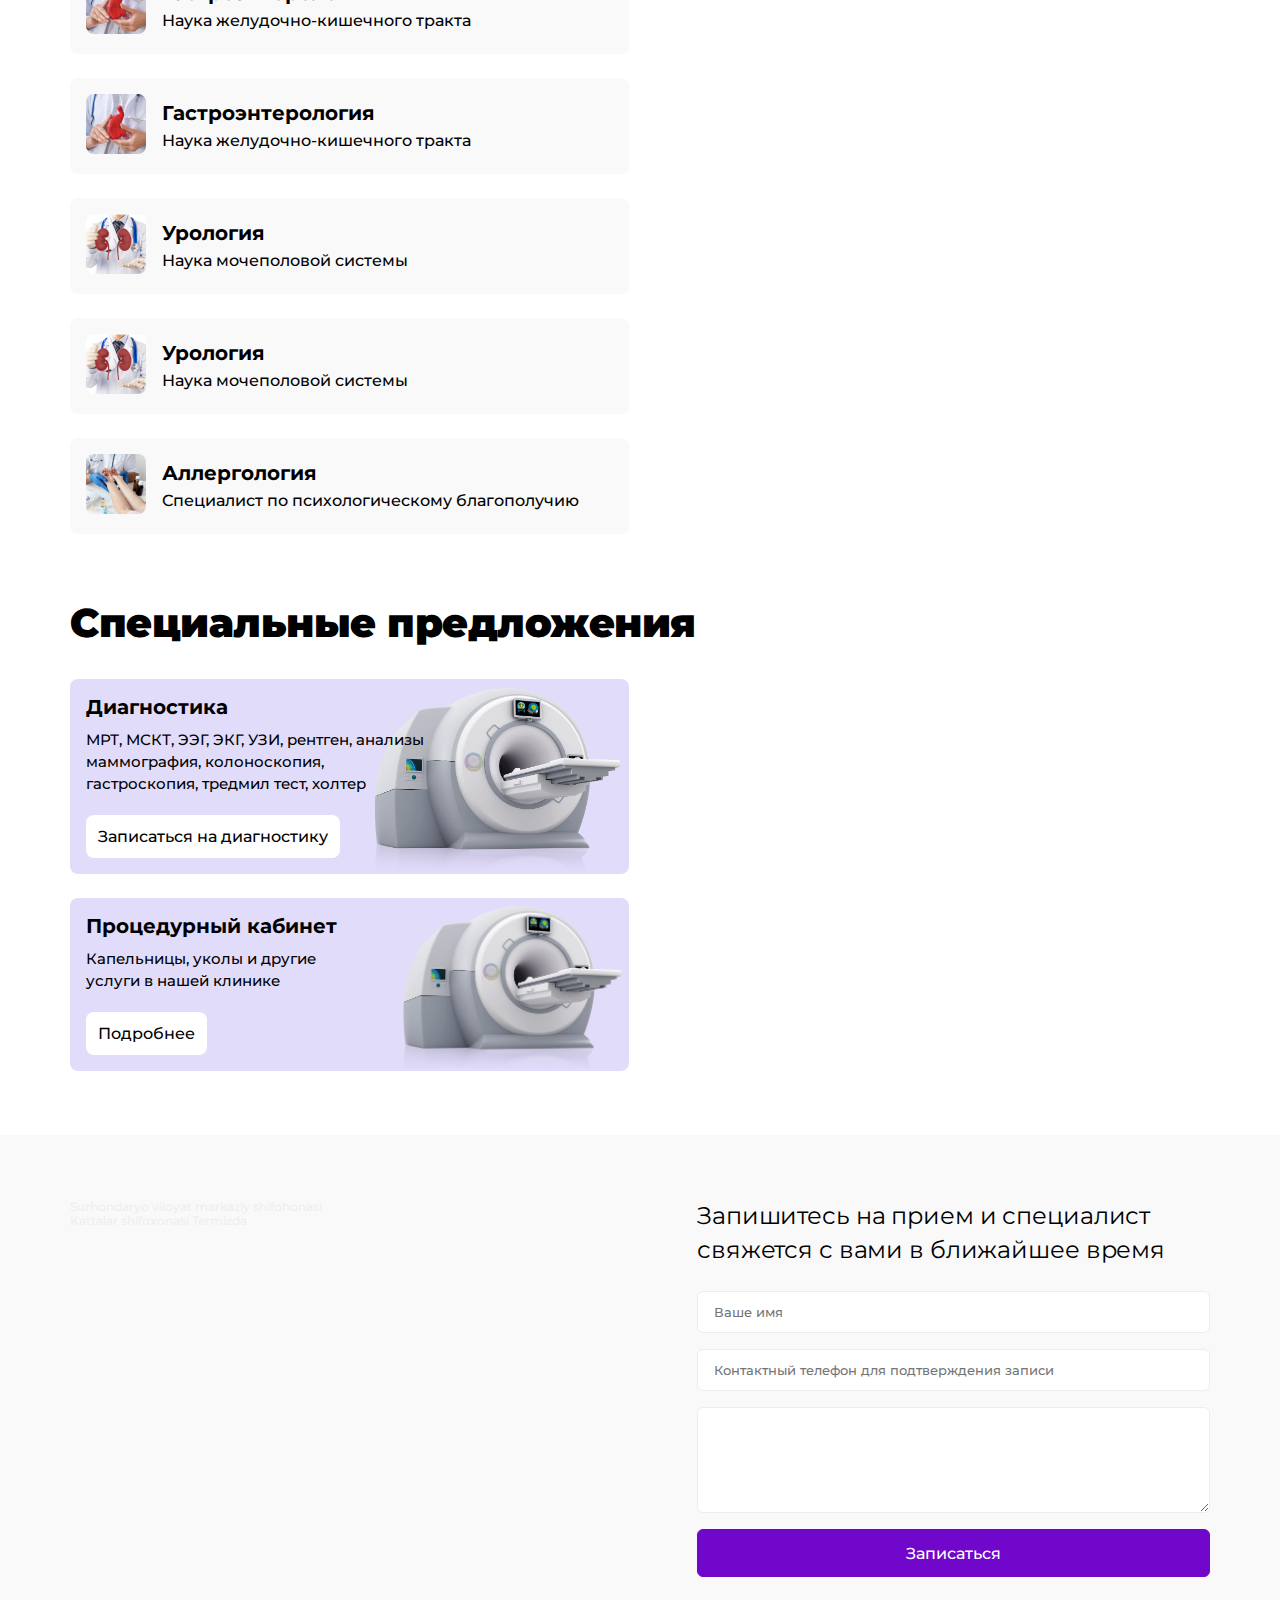
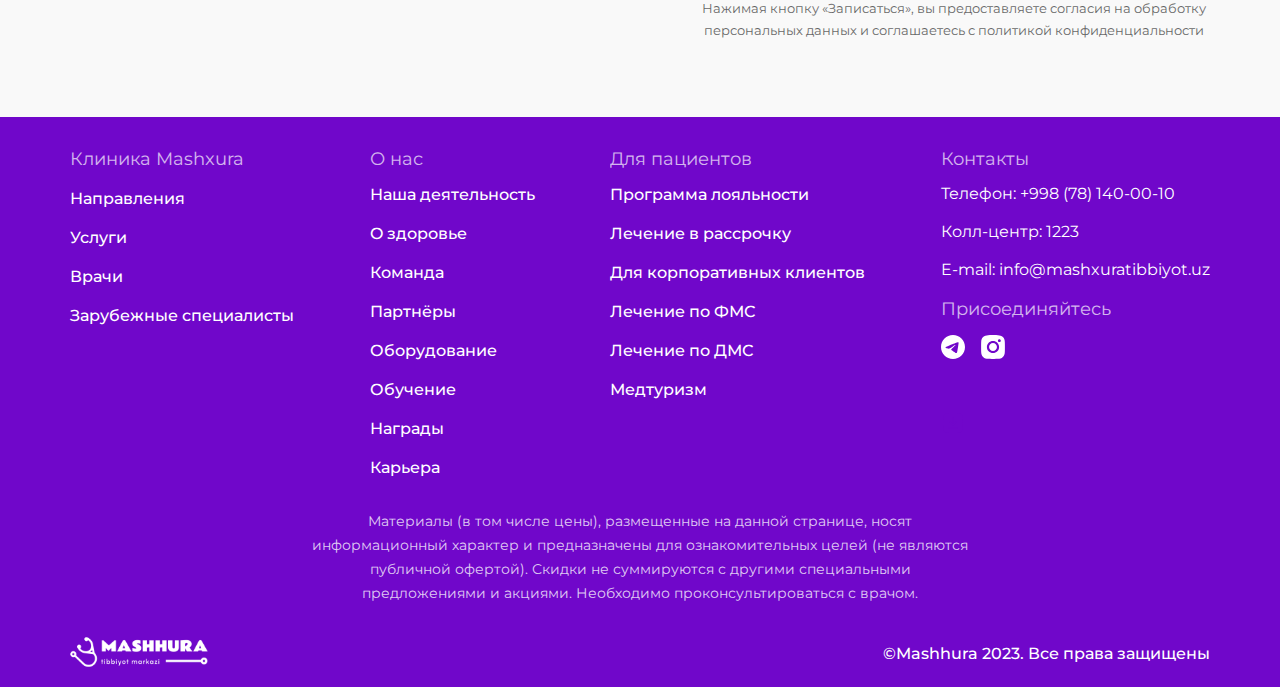
<file: services-page.html>
<!DOCTYPE html>
<html lang="en">
  <head>
    <meta charset="UTF-8" />
    <meta name="viewport" content="width=device-width, initial-scale=1.0" />

    <link rel="stylesheet" href="./css/styles.css" />
    <link rel="stylesheet" href="./css/services.css" />
    <title>MASHHURA</title>
  </head>
  <body>
    
    <div class="header-wrapper">
      <div class="header container">
        <div class="header-logo">
          <a href="index.html">
            <img src="./images/logo.png" alt="logo" />
          </a>
        </div>

        <div class="header-search">
          <img src="images/icons/search.svg" alt="img" />
          <input type="search" placeholder="Поиск в клинике" />
        </div>

        <div class="header-lang">
          <div class="lang-main">
            <div class="lang-icon">
              <img src="images/icons/russian.svg" alt="flag" />
            </div>
            <span>Русский</span>
            <div class="chevron-down">
              <img src="images/icons/chevron-down.svg" alt="chevron-down" />
            </div>
          </div>

          <div class="lang-other">
            <img src="images/icons/uzbek.svg" alt="" />
            <span>Uzbek</span>
          </div>
        </div>
      </div>

      <div class="header-menu__wrapper">
        <div class="header-menu container">
          <div class="header-menu__items">
            <ul>
              <li class="menu-item">
                <a href="index.html">Главная</a>
              </li>
              <li class="menu-item">
                <a href="about-page.html"
                  >
                  О нас
                  <!-- <img src="images/icons/chevron-down.svg" alt="" /> -->
                </a>
              </li>
              <li class="menu-item"><a class="active" href="services-page.html">Услуги</a></li>
              <li class="menu-item">
                <a href="specialists-page.html">Специалисты</a>
              </li>
              <li class="menu-item">
                <a href="disease-page.html">О болезнях</a>
              </li>
              <li class="menu-item"><a href="news-page.html">Новости</a></li>
              <li class="menu-item"><a href="feedbacks-page.html">Отзывы</a></li>
              <li class="menu-item"><a href="#">Контакты</a></li>
            </ul>
          </div>
          <div class="header-menu__buttons">
            <div class="contact-menu">
              <div class="contact-main">
                <img src="images/icons/telephone-3.svg" alt="" />
                <span>Связаться с нами</span>
              </div>
              <div class="contact-numbers">
                <div class="call-center">
                  <a href="#">
                    <img src="images/icons/telephone-1.svg" alt="phone" />
                    <div>
                      <span>Колл-центр</span>
                      <strong>1223</strong>
                    </div>
                  </a>
                </div>
                <div class="call-phone">
                  <a href="#">
                    <img src="images/icons/telephone-2.svg" alt="phone" />

                    <div>
                      <span>Телефон</span>
                      <strong>+998 (78) 140-00-10</strong>
                    </div>
                  </a>
                </div>
              </div>
            </div>
            <div class="contact-message">
              <a
                data-modal-target2="#recall-modal"
                class="open-recall-modal"
                href="#"
              >
                Записаться на приём
              </a>
            </div>

            <div class="recall-modal" id="recall-modal">
              <div class="recall-modal-header">
                <div class="recall-title">Оставить заявку</div>
              </div>
              <button data-close-button2="" class="close-button">
                <svg
                  xmlns="http://www.w3.org/2000/svg"
                  width="25"
                  height="25"
                  viewBox="0 0 20 20"
                  fill="none"
                >
                  <g opacity="0.7">
                    <path
                      d="M16 5L6 15"
                      stroke="black"
                      stroke-width="2"
                      stroke-linecap="round"
                      stroke-linejoin="round"
                    />
                    <path
                      d="M6 5L16 15"
                      stroke="black"
                      stroke-width="2"
                      stroke-linecap="round"
                      stroke-linejoin="round"
                    />
                  </g>
                </svg>
              </button>
              <div class="recall-modal-content">
                <div class="recall-modal__content-subtitle">
                  Мы свяжемся с Вами в ближайшее время
                </div>

                <div class="recall-telephone">
                  <input
                    class="recall-phone"
                    type="name"
                    name="name"
                    required
                    placeholder="Ваше имя*"
                  />
                </div>

                <div class="recall-telephone">
                  <input
                    class="recall-phone"
                    type="number"
                    name="tel"
                    required
                    value="+998"
                  />
                </div>

                <p class="recall-modal-subtitle">
                  Нажимая на кнопку Оставить заявку, я соглашаюсь с условиями
                  Политики обработки персональных данных
                </p>
                <button
                  type="submit"
                  id="recall-modal-btn"
                  class="recall-modal-btn"
                >
                  Оставить заявку
                </button>
              </div>
            </div>
          </div>
        </div>
      </div>

      <div class="help-btn">
        <div id="help-btn-main" class="help-btn-main">
          <p>Помощь</p>
          <svg
            xmlns="http://www.w3.org/2000/svg"
            width="20"
            height="20"
            viewBox="0 0 20 20"
            fill="none"
          >
            <path
              d="M15 7.5L10 12.5L5 7.5"
              stroke="white"
              stroke-width="1.5"
              stroke-linecap="round"
              stroke-linejoin="round"
            />
          </svg>
        </div>

        <div class="help-btn-others">
          <a href="https://telegram.org/">
            <img src="images/icons/telegram-white.svg" alt="telegram-white" />
            <span>Telegram</span>
          </a>
          <a href="https://www.whatsapp.com/">
            <img src="images/icons/whatsapp.svg" alt="whatsapp" />
            <span>Whatsapp</span>
          </a>
          <a data-modal-target="#modal" class="open-modal" href="#">
            <img src="images/icons/telephone-4.svg" alt="phone" />
            <span>Обратный звонок</span>
          </a>
          <a href="#">
            <img src="images/icons/message-circle.svg" alt="message" />
            <span>Отправить сообщение</span>
          </a>
        </div>
      </div>

      <div class="modal" id="modal">
        <div class="modal-header">
          <div class="title">Обратный звонок</div>
        </div>
        <button data-close-button class="close-button">
          <svg
            xmlns="http://www.w3.org/2000/svg"
            width="25"
            height="25"
            viewBox="0 0 20 20"
            fill="none"
          >
            <g opacity="0.7">
              <path
                d="M16 5L6 15"
                stroke="black"
                stroke-width="2"
                stroke-linecap="round"
                stroke-linejoin="round"
              />
              <path
                d="M6 5L16 15"
                stroke="black"
                stroke-width="2"
                stroke-linecap="round"
                stroke-linejoin="round"
              />
            </g>
          </svg>
        </button>
        <div class="modal-content">
          <p class="modal-subtitle">
            Оставьте свой номер телефона и мы вам перезвоним
          </p>
          <label class="phone-number" for="tel">Номер телефона</label>
          <input
            class="telephone"
            type="number"
            name="tel"
            required
            value="+998"
          />
          <button type="submit" id="modal-btn" class="modal-btn">
            Отправить
          </button>
        </div>
      </div>
    </div>
    <div id="overlay"></div>

    <section class="policlinics container">
      <div class="policlinics-section">
        <div class="policlinics-section-title">Поликлиническое отделение</div>
        <div class="download-btn">
          <img src="./images/icons/Download Square.svg" alt="Download" />
          <p>Скачать прайс-лист</p>
        </div>
      </div>

      <div class="policlinics-cards">
        <a href="#" class="card">
          <div class="card-img">
            <img src="images/uslugi/image-1.png" alt="uslugi" />
          </div>
          <div class="card-content">
            <div class="card-content__title">Гастроэнтерология</div>
            <div class="card-content__description">
              Наука желудочно-кишечного тракта
            </div>
          </div>
        </a>

        <a href="#" class="card">
          <div class="card-img">
            <img src="images/uslugi/image-1.png" alt="uslugi" />
          </div>
          <div class="card-content">
            <div class="card-content__title">Гастроэнтерология</div>
            <div class="card-content__description">
              Наука желудочно-кишечного тракта
            </div>
          </div>
        </a>

        <a href="#" class="card">
          <div class="card-img">
            <img src="images/uslugi/image-2.png" alt="uslugi" />
          </div>
          <div class="card-content">
            <div class="card-content__title">Гастроэнтерология</div>
            <div class="card-content__description">
              Наука желудочно-кишечного тракта
            </div>
          </div>
        </a>

        <a href="#" class="card">
          <div class="card-img">
            <img src="images/uslugi/image-2.png" alt="uslugi" />
          </div>
          <div class="card-content">
            <div class="card-content__title">Гастроэнтерология</div>
            <div class="card-content__description">
              Наука желудочно-кишечного тракта
            </div>
          </div>
        </a>

        <a href="#" class="card">
          <div class="card-img">
            <img src="images/uslugi/image-3.png" alt="uslugi" />
          </div>
          <div class="card-content">
            <div class="card-content__title">Урология</div>
            <div class="card-content__description">
              Наука мочеполовой системы
            </div>
          </div>
        </a>

        <a href="#" class="card">
          <div class="card-img">
            <img src="images/uslugi/image-3.png" alt="uslugi" />
          </div>
          <div class="card-content">
            <div class="card-content__title">Урология</div>
            <div class="card-content__description">
              Наука мочеполовой системы
            </div>
          </div>
        </a>

        <a href="#" class="card">
          <div class="card-img">
            <img src="images/uslugi/image-4.png" alt="uslugi" />
          </div>
          <div class="card-content">
            <div class="card-content__title">Аллергология</div>
            <div class="card-content__description">
              Специалист по психологическому благополучию
            </div>
          </div>
        </a>

        <a href="#" class="card">
          <div class="card-img">
            <img src="images/uslugi/image-4.png" alt="uslugi" />
          </div>
          <div class="card-content">
            <div class="card-content__title">Аллергология</div>
            <div class="card-content__description">
              Специалист по психологическому благополучию
            </div>
          </div>
        </a>

        <a href="#" class="card">
          <div class="card-img">
            <img src="images/uslugi/image-4.png" alt="uslugi" />
          </div>
          <div class="card-content">
            <div class="card-content__title">Аллергология</div>
            <div class="card-content__description">
              Специалист по психологическому благополучию
            </div>
          </div>
        </a>

        <a href="#" class="card">
          <div class="card-img">
            <img src="images/uslugi/image-4.png" alt="uslugi" />
          </div>
          <div class="card-content">
            <div class="card-content__title">Аллергология</div>
            <div class="card-content__description">
              Специалист по психологическому благополучию
            </div>
          </div>
        </a>

        <a href="#" class="card">
          <div class="card-img">
            <img src="images/uslugi/image-4.png" alt="uslugi" />
          </div>
          <div class="card-content">
            <div class="card-content__title">Аллергология</div>
            <div class="card-content__description">
              Специалист по психологическому благополучию
            </div>
          </div>
        </a>

        <a href="#" class="card">
          <div class="card-img">
            <img src="images/uslugi/image-4.png" alt="uslugi" />
          </div>
          <div class="card-content">
            <div class="card-content__title">Аллергология</div>
            <div class="card-content__description">
              Специалист по психологическому благополучию
            </div>
          </div>
        </a>
      </div>

    </section>

    <section class="diagnostics container">
      <div class="diagnostics-section">
        <div class="diagnostics-section-title">Диагностическое отделение</div>
      </div>

      <div class="diagnostics-cards">

        <a href="#" class="card">
          <div class="card-img">
            <img src="images/uslugi/image-1.png" alt="uslugi" />
          </div>
          <div class="card-content">
            <div class="card-content__title">Гастроэнтерология</div>
            <div class="card-content__description">
              Наука желудочно-кишечного тракта
            </div>
          </div>
        </a>

        <a href="#" class="card">
          <div class="card-img">
            <img src="images/uslugi/image-1.png" alt="uslugi" />
          </div>
          <div class="card-content">
            <div class="card-content__title">Гастроэнтерология</div>
            <div class="card-content__description">
              Наука желудочно-кишечного тракта
            </div>
          </div>
        </a>

        <a href="#" class="card">
          <div class="card-img">
            <img src="images/uslugi/image-2.png" alt="uslugi" />
          </div>
          <div class="card-content">
            <div class="card-content__title">Гастроэнтерология</div>
            <div class="card-content__description">
              Наука желудочно-кишечного тракта
            </div>
          </div>
        </a>

        <a href="#" class="card">
          <div class="card-img">
            <img src="images/uslugi/image-2.png" alt="uslugi" />
          </div>
          <div class="card-content">
            <div class="card-content__title">Гастроэнтерология</div>
            <div class="card-content__description">
              Наука желудочно-кишечного тракта
            </div>
          </div>
        </a>

        <a href="#" class="card">
          <div class="card-img">
            <img src="images/uslugi/image-3.png" alt="uslugi" />
          </div>
          <div class="card-content">
            <div class="card-content__title">Урология</div>
            <div class="card-content__description">
              Наука мочеполовой системы
            </div>
          </div>
        </a>

        <a href="#" class="card">
          <div class="card-img">
            <img src="images/uslugi/image-3.png" alt="uslugi" />
          </div>
          <div class="card-content">
            <div class="card-content__title">Урология</div>
            <div class="card-content__description">
              Наука мочеполовой системы
            </div>
          </div>
        </a>

        <a href="#" class="card">
          <div class="card-img">
            <img src="images/uslugi/image-4.png" alt="uslugi" />
          </div>
          <div class="card-content">
            <div class="card-content__title">Аллергология</div>
            <div class="card-content__description">
              Специалист по психологическому благополучию
            </div>
          </div>
        </a>

        <a href="#" class="card">
          <div class="card-img">
            <img src="images/uslugi/image-4.png" alt="uslugi" />
          </div>
          <div class="card-content">
            <div class="card-content__title">Аллергология</div>
            <div class="card-content__description">
              Специалист по психологическому благополучию
            </div>
          </div>
        </a>
      </div>

    </section>

    <section class="treatment container">
      <div class="treatment-section">
        <div class="treatment-section-title">Процедурный кабинет</div>
      </div>

      <div class="treatment-cards">

        <a href="#" class="card">
          <div class="card-img">
            <img src="images/uslugi/image-1.png" alt="uslugi" />
          </div>
          <div class="card-content">
            <div class="card-content__title">ВЛОК</div>
            <div class="card-content__description">Высокая эффективность</div>
          </div>
        </a>

        <a href="#" class="card">
          <div class="card-img">
            <img src="images/uslugi/image-1.png" alt="uslugi" />
          </div>
          <div class="card-content">
            <div class="card-content__title">Гастроэнтерология</div>
            <div class="card-content__description">
              Наука желудочно-кишечного тракта
            </div>
          </div>
        </a>

        <a href="#" class="card">
          <div class="card-img">
            <img src="images/uslugi/image-2.png" alt="uslugi" />
          </div>
          <div class="card-content">
            <div class="card-content__title">Гастроэнтерология</div>
            <div class="card-content__description">
              Наука желудочно-кишечного тракта
            </div>
          </div>
        </a>

        <a href="#" class="card">
          <div class="card-img">
            <img src="images/uslugi/image-2.png" alt="uslugi" />
          </div>
          <div class="card-content">
            <div class="card-content__title">Гастроэнтерология</div>
            <div class="card-content__description">
              Наука желудочно-кишечного тракта
            </div>
          </div>
        </a>

        <a href="#" class="card">
          <div class="card-img">
            <img src="images/uslugi/image-3.png" alt="uslugi" />
          </div>
          <div class="card-content">
            <div class="card-content__title">Урология</div>
            <div class="card-content__description">
              Наука мочеполовой системы
            </div>
          </div>
        </a>

        <a href="#" class="card">
          <div class="card-img">
            <img src="images/uslugi/image-3.png" alt="uslugi" />
          </div>
          <div class="card-content">
            <div class="card-content__title">Урология</div>
            <div class="card-content__description">
              Наука мочеполовой системы
            </div>
          </div>
        </a>

        <a href="#" class="card">
          <div class="card-img">
            <img src="images/uslugi/image-4.png" alt="uslugi" />
          </div>
          <div class="card-content">
            <div class="card-content__title">Аллергология</div>
            <div class="card-content__description">
              Специалист по психологическому благополучию
            </div>
          </div>
        </a>
      </div>

    </section>

    <section class="special-offers container">
      <div class="special-offers-section">
        <div class="special-offers-section-title">Специальные предложения</div>
      </div>

      <div class="special-offers-cards">
        <a href="#" class="card">
          <div class="card-content">
            <div class="card-content__title">Диагностика</div>
            <div class="card-content__description">
              МРТ, МСКТ, ЭЭГ, ЭКГ, УЗИ, рентген, анализы маммография,
              колоноскопия, гастроскопия, тредмил тест, холтер
            </div>
            <div class="card-content-btn">Записаться на диагностику</div>
          </div>
          <div class="card-img">
            <img src="images/MRI_Machine_-_transparent.png" alt="uslugi" />
          </div>
        </a>

        <a href="#" class="card">
          <div class="card-content">
            <div class="card-content__title">Процедурный кабинет</div>
            <div class="card-content__description">
              Капельницы, уколы и другие услуги в нашей клинике
            </div>
            <div class="card-content-btn">Подробнее</div>
          </div>
          <div class="card-img">
            <img src="images/MRI_Machine_-_transparent.png" alt="uslugi" />
          </div>
        </a>
      </div>

    </section>

    <section class="map-section__wrapper">
      <div class="map-section container">
        <div class="map">
          <div style="position: relative; overflow: hidden">
            <a
              href="https://yandex.uz/maps/org/68626133163/?utm_medium=mapframe&utm_source=maps"
              style="color: #eee; font-size: 12px; position: absolute; top: 0px"
            >
              Surhondaryo viloyat markaziy shifohonasi
            </a>
            <a
              href="https://yandex.uz/maps/10338/termez/category/hospital/184105956/?utm_medium=mapframe&utm_source=maps"
              style="
                color: #eee;
                font-size: 12px;
                position: absolute;
                top: 14px;
              "
            >
              Kattalar shifoxonasi Termizda
            </a>
            <iframe
              src="https://yandex.uz/map-widget/v1/?from=mapframe&ll=67.267742%2C37.216747&mode=poi&poi%5Bpoint%5D=67.267732%2C37.215415&poi%5Buri%5D=ymapsbm1%3A%2F%2Forg%3Foid%3D68626133163&source=mapframe&utm_source=mapframe&z=16"
              width="100%"
              height="450"
              frameborder="0"
              allowfullscreen="true"
              style="position: relative"
              class="yandex-map"
            >
            </iframe>
          </div>
        </div>
        <div class="form-section">
          <div class="form-section-title">
            Запишитесь на прием и специалист свяжется с вами в ближайшее время
          </div>
          <form class="form">
            <label for="fname"></label>
            <input
              class="input"
              type="text"
              id="fname"
              name="fname"
              placeholder="Ваше имя"
            />
            <label for="lname"></label>
            <input
              class="input"
              type="text"
              id="lname"
              name="lname"
              placeholder="Контактный телефон для подтверждения записи"
            />
            <textarea
              name="comments"
              id="comments"
              cols="10"
              rows="5"
              placeholder="Комментарии"
            >
            </textarea>
            <input class="form-btn" type="submit" value="Записаться" />
          </form>
          <div class="form-section-subtitle">
            Нажимая кнопку «Записаться», вы предоставляете согласия на обработку
            персональных данных и соглашаетесь с политикой конфиденциальности
          </div>
        </div>
      </div>
    </section>

    <footer>
      <div class="container">
        <div class="footer-links">
          <div class="clinic">
            <div class="clinic-title">Клиника Mashxura</div>
            <div class="clinic-links">
              <a href="#">Направления</a>
              <a href="#">Услуги</a>
              <a href="#">Врачи</a>
              <a href="#">Зарубежные специалисты</a>
            </div>
          </div>

          <div class="about-center">
            <div class="about-title">О нас</div>
            <div class="about-links">
              <a href="#">Наша деятельность</a>
              <a href="#">O здоровье</a>
              <a href="#">Команда</a>
              <a href="#">Партнёры</a>
              <a href="#">Оборудование</a>
              <a href="#">Обучение</a>
              <a href="#">Награды</a>
              <a href="#">Карьера</a>
            </div>
          </div>

          <div class="for-patients">
            <div class="patients-title">Для пациентов</div>
            <div class="patients-links">
              <a href="#">Программа лояльности</a>
              <a href="#">Лечение в рассрочку</a>
              <a href="#">Для корпоративных клиентов</a>
              <a href="#">Лечение по ФМС</a>
              <a href="#">Лечение по ДМС</a>
              <a href="#">Медтуризм</a>
            </div>
          </div>

          <div class="contacts">
            <div class="contacts-title">Контакты</div>
            <span>Телефон: +998 (78) 140-00-10</span>
            <span>Колл-центр: 1223</span>
            <span>E-mail: info@mashxuratibbiyot.uz</span>
            <div class="contacts-social">
              <div class="social-title">Присоединяйтесь</div>
              <div class="social-links">
                <a href="https://telegram.org/">
                  <img src="images/icons/telegram.svg" alt="telegram" />
                </a>
                <a href="https://www.instagram.com/">
                  <img src="images/icons/instagram.svg" alt="instagram" />
                </a>
              </div>
            </div>

            <div class="download-btn">
              <img src="images/icons/Download Square.svg" alt="icon" />
              <span>Скачать прайс-лист</span>
            </div>
          </div>
        </div>

        <div class="footer-description">
          <p>
            Материалы (в том числе цены), размещенные на данной странице, носят
            информационный характер и предназначены для ознакомительных целей
            (не являются публичной офертой). Скидки не суммируются с другими
            специальными предложениями и акциями. Необходимо
            проконсультироваться с врачом.
          </p>
        </div>

        <div class="section">
          <div class="section-img">
            <a href="index.html"
              ><img src="images/logo-footer.svg" alt="logo"
            /></a>
          </div>
          <div class="section-text">
            <p>©Mashhura 2023. Все права защищены</p>
          </div>
        </div>
      </div>
    </footer>

    <script src="./js-files/js.js"></script>
  </body>
</html>
</file>
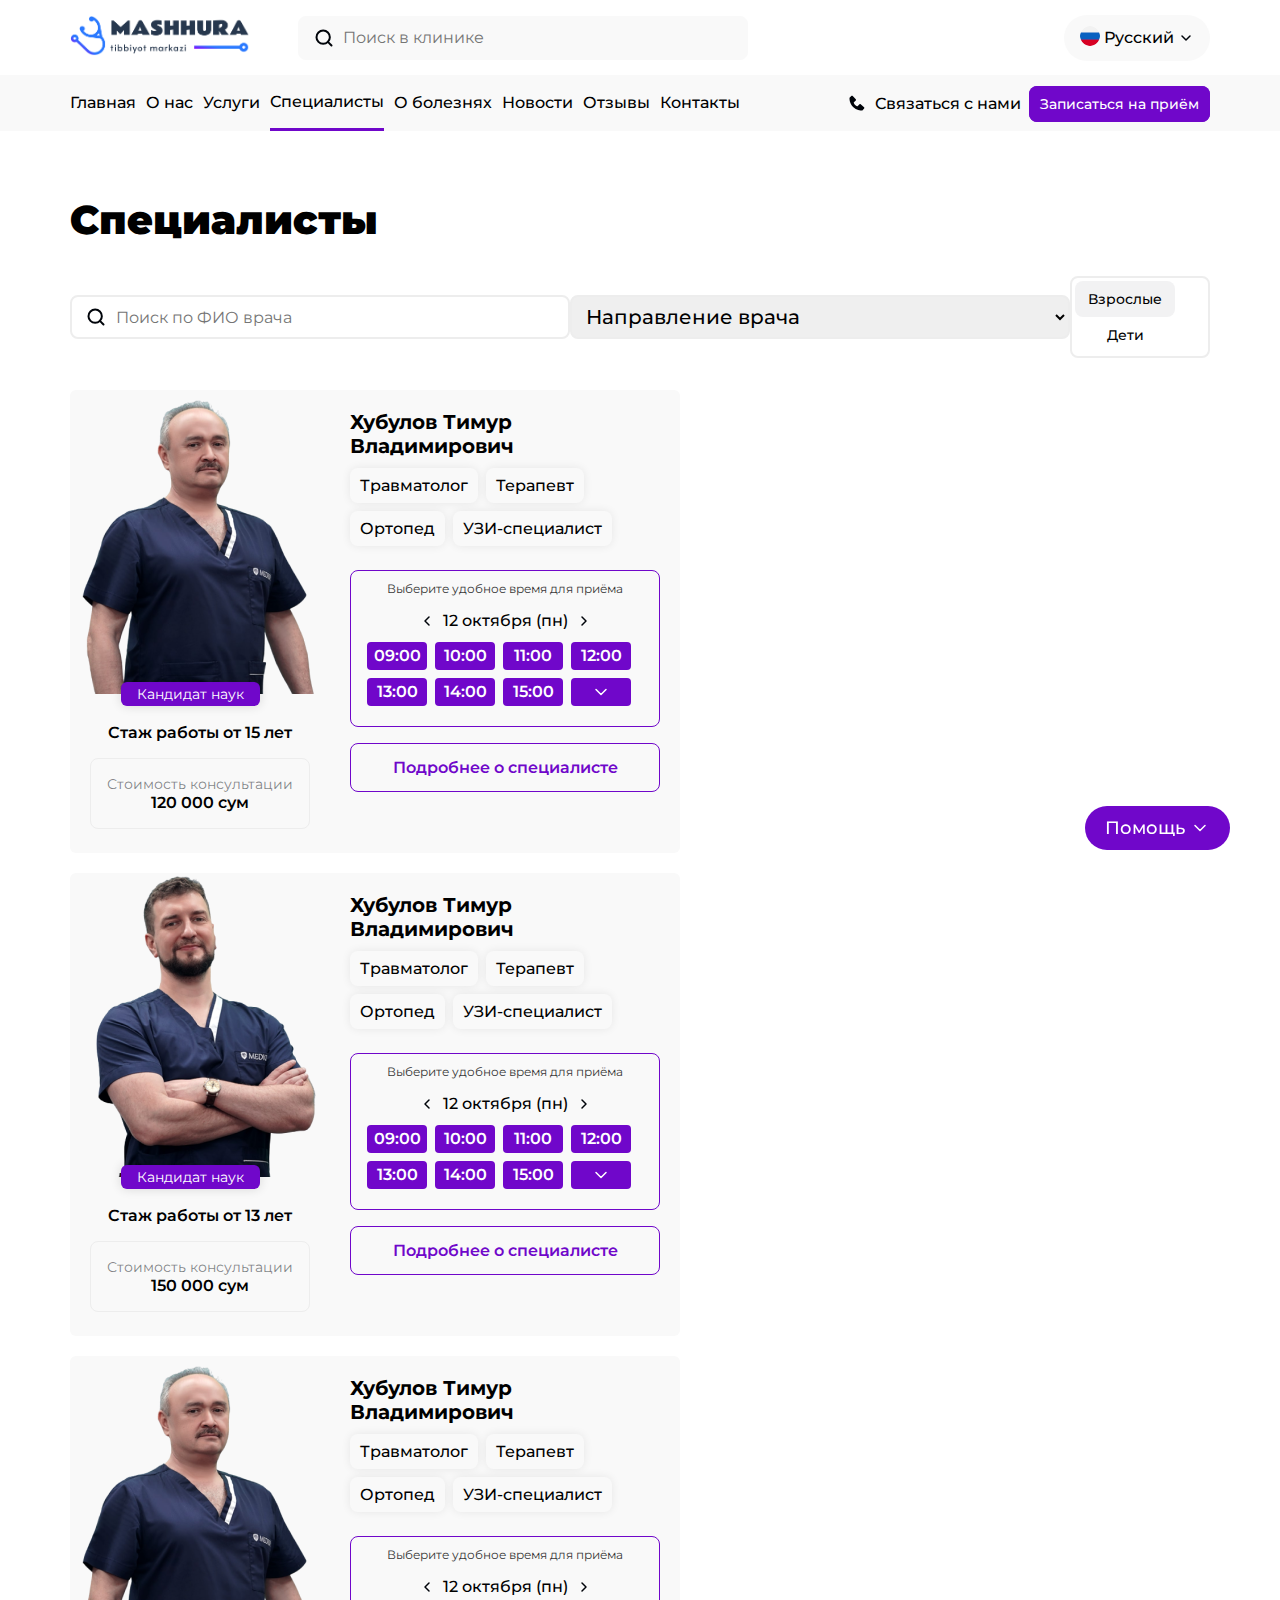
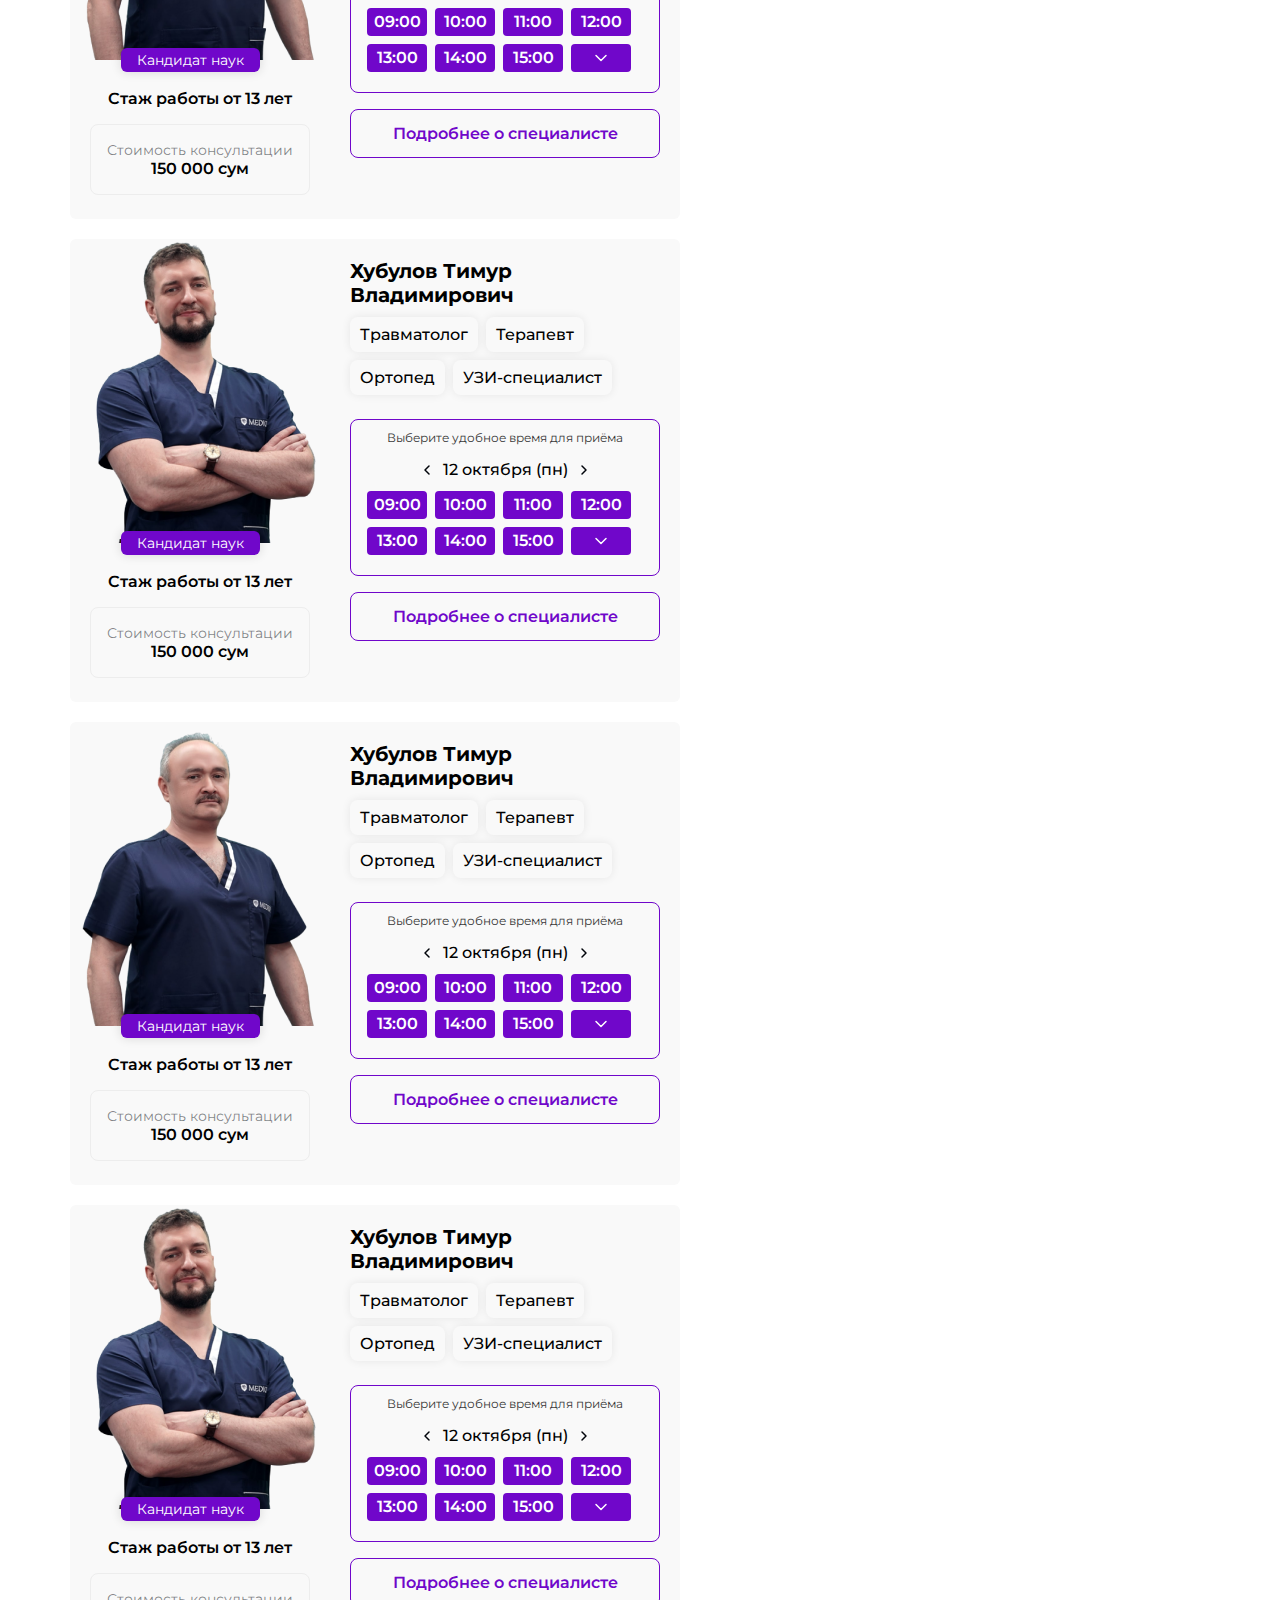
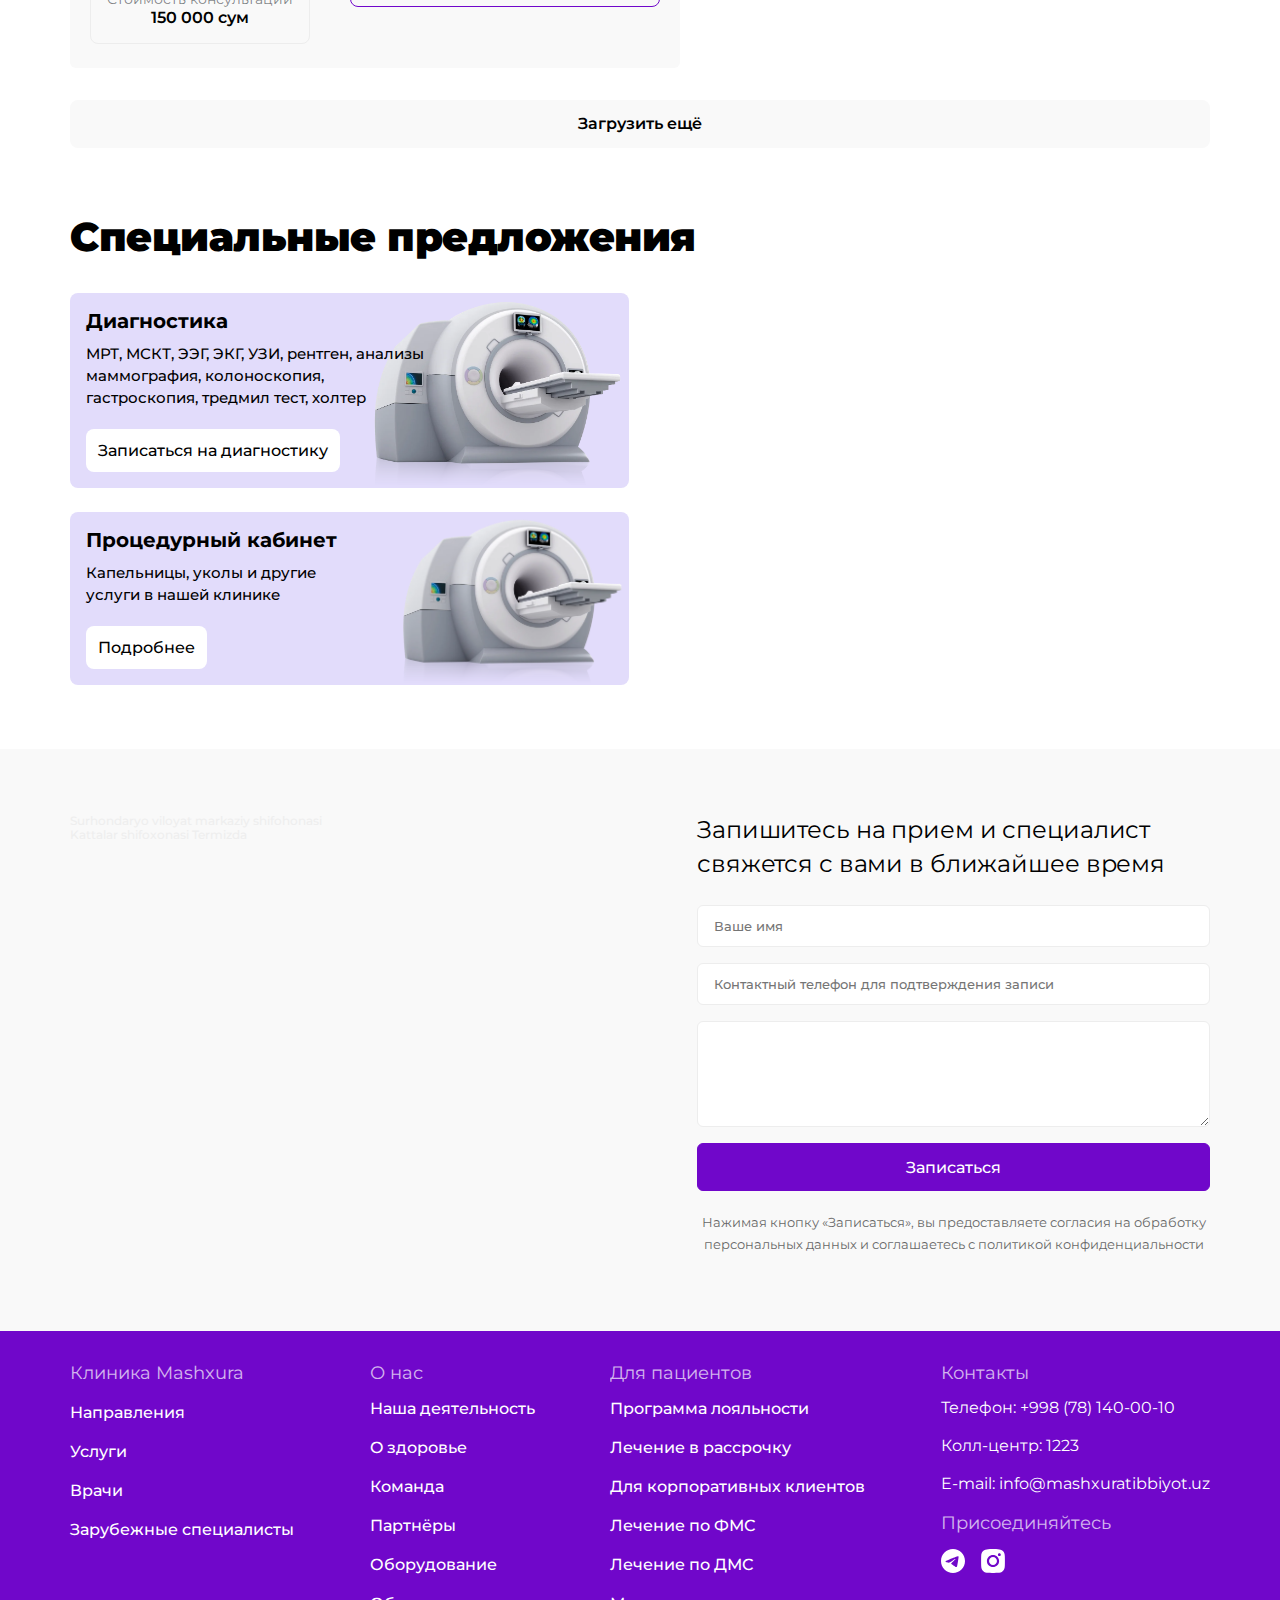
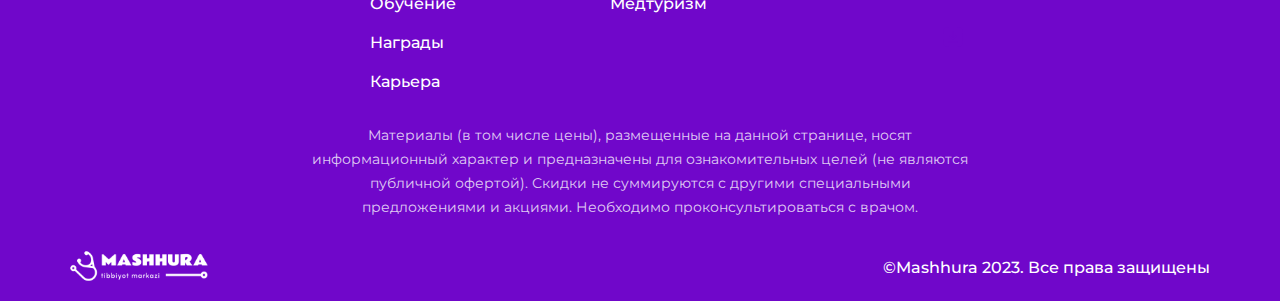
<file: specialists-page.html>
<!DOCTYPE html>
<html lang="en">
  <head>
    <meta charset="UTF-8" />
    <meta name="viewport" content="width=device-width, initial-scale=1.0" />


    <link rel="stylesheet" href="./css/styles.css" />
    <link rel="stylesheet" href="./css/specialists-page.css" />

    <title>MASHHURA</title>
  </head>

  <body>
    <div class="header-wrapper">
      <div class="header container">
        <div class="header-logo">
          <a href="index.html">
            <img src="./images/logo.png" alt="logo" />
          </a>
        </div>

        <div class="header-search">
          <img src="images/icons/search.svg" alt="img" />
          <input type="search" placeholder="Поиск в клинике" />
        </div>

        <div class="header-lang">
          <div class="lang-main">
            <div class="lang-icon">
              <img src="images/icons/russian.svg" alt="flag" />
            </div>
            <span>Русский</span>
            <div class="chevron-down">
              <img src="images/icons/chevron-down.svg" alt="chevron-down" />
            </div>
          </div>

          <div class="lang-other">
            <img src="images/icons/uzbek.svg" alt="" />
            <span>Uzbek</span>
          </div>
        </div>
      </div>

      <div class="header-menu__wrapper">
        <div class="header-menu container">
          <div class="header-menu__items">
            <ul>
              <li class="menu-item">
                <a href="index.html">Главная</a>
              </li>
              <li class="menu-item">
                <a href="about-page.html">
                  О нас
                  <!-- <img src="images/icons/chevron-down.svg" alt="" /> -->
                </a>
              </li>
              <li class="menu-item"><a href="services-page.html">Услуги</a></li>
              <li class="menu-item">
                <a class="active" href="specialists-page.html">Специалисты</a>
              </li>
              <li class="menu-item">
                <a href="disease-page.html">О болезнях</a>
              </li>
              <li class="menu-item"><a href="news-page.html">Новости</a></li>
              <li class="menu-item"><a href="feedbacks-page.html">Отзывы</a></li>
              <li class="menu-item"><a href="#">Контакты</a></li>
            </ul>
          </div>
          <div class="header-menu__buttons">
            <div class="contact-menu">
              <div class="contact-main">
                <img src="images/icons/telephone-3.svg" alt="" />
                <span>Связаться с нами</span>
              </div>
              <div class="contact-numbers">
                <div class="call-center">
                  <a href="#">
                    <img src="images/icons/telephone-1.svg" alt="phone" />
                    <div>
                      <span>Колл-центр</span>
                      <strong>1223</strong>
                    </div>
                  </a>
                </div>
                <div class="call-phone">
                  <a href="#">
                    <img src="images/icons/telephone-2.svg" alt="phone" />

                    <div>
                      <span>Телефон</span>
                      <strong>+998 (78) 140-00-10</strong>
                    </div>
                  </a>
                </div>
              </div>
            </div>
            <div class="contact-message">
              <a
                data-modal-target2="#recall-modal"
                class="open-recall-modal"
                href="#"
              >
                Записаться на приём
              </a>
            </div>

            <div class="recall-modal" id="recall-modal">
              <div class="recall-modal-header">
                <div class="recall-title">Оставить заявку</div>
              </div>
              <button data-close-button2="" class="close-button">
                <svg
                  xmlns="http://www.w3.org/2000/svg"
                  width="25"
                  height="25"
                  viewBox="0 0 20 20"
                  fill="none"
                >
                  <g opacity="0.7">
                    <path
                      d="M16 5L6 15"
                      stroke="black"
                      stroke-width="2"
                      stroke-linecap="round"
                      stroke-linejoin="round"
                    />
                    <path
                      d="M6 5L16 15"
                      stroke="black"
                      stroke-width="2"
                      stroke-linecap="round"
                      stroke-linejoin="round"
                    />
                  </g>
                </svg>
              </button>
              <div class="recall-modal-content">
                <div class="recall-modal__content-subtitle">
                  Мы свяжемся с Вами в ближайшее время
                </div>

                <div class="recall-telephone">
                  <input
                    class="recall-phone"
                    type="name"
                    name="name"
                    required
                    placeholder="Ваше имя*"
                  />
                </div>

                <div class="recall-telephone">
                  <input
                    class="recall-phone"
                    type="number"
                    name="tel"
                    required
                    value="+998"
                  />
                </div>

                <p class="recall-modal-subtitle">
                  Нажимая на кнопку Оставить заявку, я соглашаюсь с условиями
                  Политики обработки персональных данных
                </p>
                <button
                  type="submit"
                  id="recall-modal-btn"
                  class="recall-modal-btn"
                >
                  Оставить заявку
                </button>
              </div>
            </div>
          </div>
        </div>
      </div>

      <div class="help-btn">
        <div id="help-btn-main" class="help-btn-main">
          <p>Помощь</p>
          <svg
            xmlns="http://www.w3.org/2000/svg"
            width="20"
            height="20"
            viewBox="0 0 20 20"
            fill="none"
          >
            <path
              d="M15 7.5L10 12.5L5 7.5"
              stroke="white"
              stroke-width="1.5"
              stroke-linecap="round"
              stroke-linejoin="round"
            />
          </svg>
        </div>

        <div class="help-btn-others">
          <a href="https://telegram.org/">
            <img src="images/icons/telegram-white.svg" alt="telegram-white" />
            <span>Telegram</span>
          </a>
          <a href="https://www.whatsapp.com/">
            <img src="images/icons/whatsapp.svg" alt="whatsapp" />
            <span>Whatsapp</span>
          </a>
          <a data-modal-target="#modal" class="open-modal" href="#">
            <img src="images/icons/telephone-4.svg" alt="phone" />
            <span>Обратный звонок</span>
          </a>
          <a href="#">
            <img src="images/icons/message-circle.svg" alt="message" />
            <span>Отправить сообщение</span>
          </a>
        </div>
      </div>

      <div class="modal" id="modal">
        <div class="modal-header">
          <div class="title">Обратный звонок</div>
        </div>
        <button data-close-button class="close-button">
          <svg
            xmlns="http://www.w3.org/2000/svg"
            width="25"
            height="25"
            viewBox="0 0 20 20"
            fill="none"
          >
            <g opacity="0.7">
              <path
                d="M16 5L6 15"
                stroke="black"
                stroke-width="2"
                stroke-linecap="round"
                stroke-linejoin="round"
              />
              <path
                d="M6 5L16 15"
                stroke="black"
                stroke-width="2"
                stroke-linecap="round"
                stroke-linejoin="round"
              />
            </g>
          </svg>
        </button>
        <div class="modal-content">
          <p class="modal-subtitle">
            Оставьте свой номер телефона и мы вам перезвоним
          </p>
          <label class="phone-number" for="tel">Номер телефона</label>
          <input
            class="telephone"
            type="number"
            name="tel"
            required
            value="+998"
          />
          <button type="submit" id="modal-btn" class="modal-btn">
            Отправить
          </button>
        </div>
      </div>
    </div>
    <div id="overlay"></div>

    <section class="specialists-wrapper">
      <div class="specialists container">
        <div class="specialists-title">Специалисты</div>
        
        <div class="specialists-filter">
          <div class="specialists-filter-search">
            <img src="images/icons/search.svg" alt="img" />
            <input type="search" placeholder="Поиск по ФИО врача" />
          </div>
          <div class="specialists-filter-option">

            <select id="order" >
              <option selected disabled hidden>Направление врача</option>
              <option value="2">Направление травматолог</option>
              <option value="3">Направление терапевт</option>
              <option value="4">Направление ортопед</option>
              <option value="5">Направление УЗИ-специалист</option>
            </select>
          </div>

          <div class="specialists-filter-selector">
            <div class="selector-buttons">
              <button class="selector-btn-1 active" type="submit">Взрослые</button>
              <button class="selector-btn-2" type="submit">Дети</button>
            </div>
          </div>
        </div>

        <div class="specialists-cards">
          <div class="carousel">
            <div class="card">
              <div>
                <div class="card-img">
                  <img src="images/doctor-1.png" alt="doctor" />
                </div>
                <div class="card-description">
                  <span class="candidate-degree">Кандидат наук</span>
                  <span class="candidate-seniority">Стаж работы от 15 лет</span>
                  <div class="consult-price">
                    <span class="price-title"> Стоимость консультации </span>
                    <span class="price">120 000 сум</span>
                  </div>
                </div>
              </div>
              <div class="candidate-wrapper">
                <div class="candidate">
                  <div class="candidate-name">Хубулов Тимур Владимирович</div>
                  <div class="candidate-specialty">
                    <span>Травматолог</span>
                    <span>Терапевт</span>
                    <span>Ортопед</span>
                    <span>УЗИ-специалист</span>
                  </div>
                </div>
                <div class="appointment-time">
                  <span class="appointment-title">
                    Выберите удобное время для приёма
                  </span>
                  <div class="appointment-day">
                    <img
                      id="day-minus"
                      class="left"
                      src="images/icons/chevron-down.svg"
                      alt=""
                    />
                    <span>12 октября (пн)</span>
                    <img
                      id="day-plus"
                      class="right"
                      src="images/icons/chevron-down.svg"
                      alt=""
                    />
                  </div>
                  <div class="appointment-clock">
                    <span class="time">09:00</span>
                    <span class="time">10:00</span>
                    <span class="time">11:00</span>
                    <span class="time">12:00</span>
                    <span class="time">13:00</span>
                    <span class="time">14:00</span>
                    <span class="time">15:00</span>
                    <span class="add-time1">
                      <img
                        src="images/icons/chevron-up-white.svg"
                        alt="chevron"
                      />
                    </span>
                    <span class="other-time-wrapper1">
                      <span class="time other-time">16:00</span>
                      <span class="time other-time">17:00</span>
                      <span class="time other-time">18:00</span>
                      <span class="time other-time">19:00</span>
                    </span>
                  </div>
                </div>
                <div class="candidate-more">Подробнее о специалисте</div>
              </div>
            </div>

            <div class="card">
              <div>
                <div class="card-img">
                  <img src="images/doctor-2.png" alt="doctor" />
                </div>
                <div class="card-description">
                  <span class="candidate-degree">Кандидат наук</span>
                  <span class="candidate-seniority">Стаж работы от 13 лет</span>
                  <div class="consult-price">
                    <span class="price-title"> Стоимость консультации </span>
                    <span class="price">150 000 сум</span>
                  </div>
                </div>
              </div>
              <div class="candidate-wrapper">
                <div class="candidate">
                  <div class="candidate-name">Хубулов Тимур Владимирович</div>
                  <div class="candidate-specialty">
                    <span>Травматолог</span>
                    <span>Терапевт</span>
                    <span>Ортопед</span>
                    <span>УЗИ-специалист</span>
                  </div>
                </div>
                <div class="appointment-time">
                  <span class="appointment-title">
                    Выберите удобное время для приёма
                  </span>
                  <div class="appointment-day">
                    <img
                      class="left"
                      src="images/icons/chevron-down.svg"
                      alt=""
                    />
                    <span>12 октября (пн)</span>
                    <img
                      class="right"
                      src="images/icons/chevron-down.svg"
                      alt=""
                    />
                  </div>
                  <div class="appointment-clock">
                    <span class="time">09:00</span>
                    <span class="time">10:00</span>
                    <span class="time">11:00</span>
                    <span class="time">12:00</span>
                    <span class="time">13:00</span>
                    <span class="time">14:00</span>
                    <span class="time">15:00</span>
                    <span class="add-time2">
                      <img src="images/icons/chevron-up-white.svg" alt="" />
                    </span>
                    <span class="other-time-wrapper2">
                      <span class="time other-time">16:00</span>
                      <span class="time other-time">17:00</span>
                      <span class="time other-time">18:00</span>
                      <span class="time other-time">19:00</span>
                    </span>
                  </div>
                </div>
                <div class="candidate-more">Подробнее о специалисте</div>
              </div>
            </div>

            <div class="card">
              <div>
                <div class="card-img">
                  <img src="images/doctor-1.png" alt="doctor" />
                </div>
                <div class="card-description">
                  <span class="candidate-degree">Кандидат наук</span>
                  <span class="candidate-seniority">Стаж работы от 13 лет</span>
                  <div class="consult-price">
                    <span class="price-title"> Стоимость консультации </span>
                    <span class="price">150 000 сум</span>
                  </div>
                </div>
              </div>
              <div class="candidate-wrapper">
                <div class="candidate">
                  <div class="candidate-name">Хубулов Тимур Владимирович</div>
                  <div class="candidate-specialty">
                    <span>Травматолог</span>
                    <span>Терапевт</span>
                    <span>Ортопед</span>
                    <span>УЗИ-специалист</span>
                  </div>
                </div>
                <div class="appointment-time">
                  <span class="appointment-title">
                    Выберите удобное время для приёма
                  </span>
                  <div class="appointment-day">
                    <img
                      class="left"
                      src="images/icons/chevron-down.svg"
                      alt=""
                    />
                    <span>12 октября (пн)</span>
                    <img
                      class="right"
                      src="images/icons/chevron-down.svg"
                      alt=""
                    />
                  </div>
                  <div class="appointment-clock">
                    <span class="time">09:00</span>
                    <span class="time">10:00</span>
                    <span class="time">11:00</span>
                    <span class="time">12:00</span>
                    <span class="time">13:00</span>
                    <span class="time">14:00</span>
                    <span class="time">15:00</span>
                    <span class="add-time3">
                      <img src="images/icons/chevron-up-white.svg" alt="" />
                    </span>
                    <span class="other-time-wrapper3">
                      <span class="time other-time">16:00</span>
                      <span class="time other-time">17:00</span>
                      <span class="time other-time">18:00</span>
                      <span class="time other-time">19:00</span>
                    </span>
                  </div>
                </div>
                <div class="candidate-more">Подробнее о специалисте</div>
              </div>
            </div>

            <div class="card">
              <div>
                <div class="card-img">
                  <img src="images/doctor-2.png" alt="doctor" />
                </div>
                <div class="card-description">
                  <span class="candidate-degree">Кандидат наук</span>
                  <span class="candidate-seniority">Стаж работы от 13 лет</span>
                  <div class="consult-price">
                    <span class="price-title"> Стоимость консультации </span>
                    <span class="price">150 000 сум</span>
                  </div>
                </div>
              </div>
              <div class="candidate-wrapper">
                <div class="candidate">
                  <div class="candidate-name">Хубулов Тимур Владимирович</div>
                  <div class="candidate-specialty">
                    <span>Травматолог</span>
                    <span>Терапевт</span>
                    <span>Ортопед</span>
                    <span>УЗИ-специалист</span>
                  </div>
                </div>
                <div class="appointment-time">
                  <span class="appointment-title">
                    Выберите удобное время для приёма
                  </span>
                  <div class="appointment-day">
                    <img
                      class="left"
                      src="images/icons/chevron-down.svg"
                      alt=""
                    />
                    <span>12 октября (пн)</span>
                    <img
                      class="right"
                      src="images/icons/chevron-down.svg"
                      alt=""
                    />
                  </div>
                  <div class="appointment-clock">
                    <span class="time">09:00</span>
                    <span class="time">10:00</span>
                    <span class="time">11:00</span>
                    <span class="time">12:00</span>
                    <span class="time">13:00</span>
                    <span class="time">14:00</span>
                    <span class="time">15:00</span>
                    <span class="add-time4">
                      <img src="images/icons/chevron-up-white.svg" alt="" />
                    </span>
                    <span class="other-time-wrapper4">
                      <span class="time other-time">16:00</span>
                      <span class="time other-time">17:00</span>
                      <span class="time other-time">18:00</span>
                      <span class="time other-time">19:00</span>
                    </span>
                  </div>
                </div>
                <div class="candidate-more">Подробнее о специалисте</div>
              </div>
            </div>

            <div class="card">
              <div>
                <div class="card-img">
                  <img src="images/doctor-1.png" alt="doctor" />
                </div>
                <div class="card-description">
                  <span class="candidate-degree">Кандидат наук</span>
                  <span class="candidate-seniority">Стаж работы от 13 лет</span>
                  <div class="consult-price">
                    <span class="price-title"> Стоимость консультации </span>
                    <span class="price">150 000 сум</span>
                  </div>
                </div>
              </div>
              <div class="candidate-wrapper">
                <div class="candidate">
                  <div class="candidate-name">Хубулов Тимур Владимирович</div>
                  <div class="candidate-specialty">
                    <span>Травматолог</span>
                    <span>Терапевт</span>
                    <span>Ортопед</span>
                    <span>УЗИ-специалист</span>
                  </div>
                </div>
                <div class="appointment-time">
                  <span class="appointment-title">
                    Выберите удобное время для приёма
                  </span>
                  <div class="appointment-day">
                    <img
                      class="left"
                      src="images/icons/chevron-down.svg"
                      alt=""
                    />
                    <span>12 октября (пн)</span>
                    <img
                      class="right"
                      src="images/icons/chevron-down.svg"
                      alt=""
                    />
                  </div>
                  <div class="appointment-clock">
                    <span class="time">09:00</span>
                    <span class="time">10:00</span>
                    <span class="time">11:00</span>
                    <span class="time">12:00</span>
                    <span class="time">13:00</span>
                    <span class="time">14:00</span>
                    <span class="time">15:00</span>
                    <span class="add-time5">
                      <img src="images/icons/chevron-up-white.svg" alt="" />
                    </span>
                    <span class="other-time-wrapper5">
                      <span class="time other-time">16:00</span>
                      <span class="time other-time">17:00</span>
                      <span class="time other-time">18:00</span>
                      <span class="time other-time">19:00</span>
                    </span>
                  </div>
                </div>
                <div class="candidate-more">Подробнее о специалисте</div>
              </div>
            </div>

            <div class="card">
              <div>
                <div class="card-img">
                  <img src="images/doctor-2.png" alt="doctor" />
                </div>
                <div class="card-description">
                  <span class="candidate-degree">Кандидат наук</span>
                  <span class="candidate-seniority">Стаж работы от 13 лет</span>
                  <div class="consult-price">
                    <span class="price-title"> Стоимость консультации </span>
                    <span class="price">150 000 сум</span>
                  </div>
                </div>
              </div>
              <div class="candidate-wrapper">
                <div class="candidate">
                  <div class="candidate-name">Хубулов Тимур Владимирович</div>
                  <div class="candidate-specialty">
                    <span>Травматолог</span>
                    <span>Терапевт</span>
                    <span>Ортопед</span>
                    <span>УЗИ-специалист</span>
                  </div>
                </div>
                <div class="appointment-time">
                  <span class="appointment-title">
                    Выберите удобное время для приёма
                  </span>
                  <div class="appointment-day">
                    <img
                      class="left"
                      src="images/icons/chevron-down.svg"
                      alt=""
                    />
                    <span>12 октября (пн)</span>
                    <img
                      class="right"
                      src="images/icons/chevron-down.svg"
                      alt=""
                    />
                  </div>
                  <div class="appointment-clock">
                    <span class="time">09:00</span>
                    <span class="time">10:00</span>
                    <span class="time">11:00</span>
                    <span class="time">12:00</span>
                    <span class="time">13:00</span>
                    <span class="time">14:00</span>
                    <span class="time">15:00</span>
                    <span class="add-time6">
                      <img src="images/icons/chevron-up-white.svg" alt="" />
                    </span>
                    <span class="other-time-wrapper6">
                      <span class="time other-time">16:00</span>
                      <span class="time other-time">17:00</span>
                      <span class="time other-time">18:00</span>
                      <span class="time other-time">19:00</span>
                    </span>
                  </div>
                </div>
                <div class="candidate-more">Подробнее о специалисте</div>
              </div>
            </div>
          </div>

          <div id="more-specailists" class="more-specialists">
            <p>Загрузить ещё</p>
          </div>
        </div>
      </div>
    </section>

    <section class="special-offers container">
      <div class="special-offers-section">
        <div class="special-offers-section-title">Специальные предложения</div>
      </div>

      <div class="special-offers-cards">
        <a href="#" class="card">
          <div class="card-content">
            <div class="card-content__title">Диагностика</div>
            <div class="card-content__description">
              МРТ, МСКТ, ЭЭГ, ЭКГ, УЗИ, рентген, анализы маммография,
              колоноскопия, гастроскопия, тредмил тест, холтер
            </div>
            <div class="card-content-btn">Записаться на диагностику</div>
          </div>
          <div class="card-img">
            <img src="images/MRI_Machine_-_transparent.png" alt="uslugi" />
          </div>
        </a>

        <a href="#" class="card">
          <div class="card-content">
            <div class="card-content__title">Процедурный кабинет</div>
            <div class="card-content__description">
              Капельницы, уколы и другие услуги в нашей клинике
            </div>
            <div class="card-content-btn">Подробнее</div>
          </div>
          <div class="card-img">
            <img src="images/MRI_Machine_-_transparent.png" alt="uslugi" />
          </div>
        </a>
      </div>
    </section>

    <section class="map-section__wrapper">
      <div class="map-section container">
        <div class="map">
          <div style="position: relative; overflow: hidden">
            <a
              href="https://yandex.uz/maps/org/68626133163/?utm_medium=mapframe&utm_source=maps"
              style="color: #eee; font-size: 12px; position: absolute; top: 0px"
            >
              Surhondaryo viloyat markaziy shifohonasi
            </a>
            <a
              href="https://yandex.uz/maps/10338/termez/category/hospital/184105956/?utm_medium=mapframe&utm_source=maps"
              style="
                color: #eee;
                font-size: 12px;
                position: absolute;
                top: 14px;
              "
            >
              Kattalar shifoxonasi Termizda
            </a>
            <iframe
              src="https://yandex.uz/map-widget/v1/?from=mapframe&ll=67.267742%2C37.216747&mode=poi&poi%5Bpoint%5D=67.267732%2C37.215415&poi%5Buri%5D=ymapsbm1%3A%2F%2Forg%3Foid%3D68626133163&source=mapframe&utm_source=mapframe&z=16"
              width="100%"
              height="450"
              frameborder="0"
              allowfullscreen="true"
              style="position: relative"
              class="yandex-map"
            >
            </iframe>
          </div>
        </div>
        <div class="form-section">
          <div class="form-section-title">
            Запишитесь на прием и специалист свяжется с вами в ближайшее время
          </div>
          <form class="form">
            <label for="fname"></label>
            <input
              class="input"
              type="text"
              id="fname"
              name="fname"
              placeholder="Ваше имя"
            />
            <label for="lname"></label>
            <input
              class="input"
              type="text"
              id="lname"
              name="lname"
              placeholder="Контактный телефон для подтверждения записи"
            />
            <textarea
              name="comments"
              id="comments"
              cols="10"
              rows="5"
              placeholder="Комментарии"
            >
            </textarea>
            <input class="form-btn" type="submit" value="Записаться" />
          </form>
          <div class="form-section-subtitle">
            Нажимая кнопку «Записаться», вы предоставляете согласия на обработку
            персональных данных и соглашаетесь с политикой конфиденциальности
          </div>
        </div>
      </div>
    </section>

    <footer>
      <div class="container">
        <div class="footer-links">
          <div class="clinic">
            <div class="clinic-title">Клиника Mashxura</div>
            <div class="clinic-links">
              <a href="#">Направления</a>
              <a href="#">Услуги</a>
              <a href="#">Врачи</a>
              <a href="#">Зарубежные специалисты</a>
            </div>
          </div>

          <div class="about-center">
            <div class="about-title">О нас</div>
            <div class="about-links">
              <a href="#">Наша деятельность</a>
              <a href="#">O здоровье</a>
              <a href="#">Команда</a>
              <a href="#">Партнёры</a>
              <a href="#">Оборудование</a>
              <a href="#">Обучение</a>
              <a href="#">Награды</a>
              <a href="#">Карьера</a>
            </div>
          </div>

          <div class="for-patients">
            <div class="patients-title">Для пациентов</div>
            <div class="patients-links">
              <a href="#">Программа лояльности</a>
              <a href="#">Лечение в рассрочку</a>
              <a href="#">Для корпоративных клиентов</a>
              <a href="#">Лечение по ФМС</a>
              <a href="#">Лечение по ДМС</a>
              <a href="#">Медтуризм</a>
            </div>
          </div>

          <div class="contacts">
            <div class="contacts-title">Контакты</div>
            <span>Телефон: +998 (78) 140-00-10</span>
            <span>Колл-центр: 1223</span>
            <span>E-mail: info@mashxuratibbiyot.uz</span>
            <div class="contacts-social">
              <div class="social-title">Присоединяйтесь</div>
              <div class="social-links">
                <a href="https://telegram.org/">
                  <img src="images/icons/telegram.svg" alt="telegram" />
                </a>
                <a href="https://www.instagram.com/">
                  <img src="images/icons/instagram.svg" alt="instagram" />
                </a>
              </div>
            </div>

            <div class="download-btn">
              <img src="images/icons/Download Square.svg" alt="icon" />
              <span>Скачать прайс-лист</span>
            </div>
          </div>
        </div>

        <div class="footer-description">
          <p>
            Материалы (в том числе цены), размещенные на данной странице, носят
            информационный характер и предназначены для ознакомительных целей
            (не являются публичной офертой). Скидки не суммируются с другими
            специальными предложениями и акциями. Необходимо
            проконсультироваться с врачом.
          </p>
        </div>

        <div class="section">
          <div class="section-img">
            <a href="index.html"
              ><img src="images/logo-footer.svg" alt="logo"
            /></a>
          </div>
          <div class="section-text">
            <p>©Mashhura 2023. Все права защищены</p>
          </div>
        </div>
      </div>
    </footer>

    <script src="js-files/js.js"></script>

    <script>
      const appointmentTime = document.querySelectorAll(".time");

      appointmentTime.forEach((btn) => {
        btn.addEventListener("click", function (e) {
          if (btn.classList.contains("active")) {
            btn.classList.remove("active");
          } else {
            btn.classList.add("active");
          }
        });
      });

      const addTime1 = document.querySelector(".add-time1");
      addTime1.addEventListener("click", function () {
        const otherTime1 = document.querySelector(".other-time-wrapper1");

        if (addTime1.classList.contains("added")) {
          addTime1.classList.remove("added");
          otherTime1.style.display = "none";
        } else {
          addTime1.classList.add("added");
          otherTime1.style.display = "flex";
        }
      });

      const addTime2 = document.querySelector(".add-time2");
      addTime2.addEventListener("click", function () {
        const otherTime2 = document.querySelector(".other-time-wrapper2");

        if (addTime2.classList.contains("added")) {
          addTime2.classList.remove("added");
          otherTime2.style.display = "none";
        } else {
          addTime2.classList.add("added");
          otherTime2.style.display = "flex";
        }
      });

      const addTime3 = document.querySelector(".add-time3");
      addTime3.addEventListener("click", function () {
        const otherTime3 = document.querySelector(".other-time-wrapper3");

        if (addTime3.classList.contains("added")) {
          addTime3.classList.remove("added");
          otherTime3.style.display = "none";
        } else {
          addTime3.classList.add("added");
          otherTime3.style.display = "flex";
        }
      });

      const addTime4 = document.querySelector(".add-time4");
      addTime4.addEventListener("click", function () {
        const otherTime4 = document.querySelector(".other-time-wrapper4");

        if (addTime4.classList.contains("added")) {
          addTime4.classList.remove("added");
          otherTime4.style.display = "none";
        } else {
          addTime4.classList.add("added");
          otherTime4.style.display = "flex";
        }
      });

      const addTime5 = document.querySelector(".add-time5");
      addTime5.addEventListener("click", function () {
        const otherTime5 = document.querySelector(".other-time-wrapper5");

        if (addTime5.classList.contains("added")) {
          addTime5.classList.remove("added");
          otherTime5.style.display = "none";
        } else {
          addTime5.classList.add("added");
          otherTime5.style.display = "flex";
        }
      });

      const addTime6 = document.querySelector(".add-time6");
      addTime6.addEventListener("click", function () {
        const otherTime6 = document.querySelector(".other-time-wrapper6");

        if (addTime6.classList.contains("added")) {
          addTime6.classList.remove("added");
          otherTime6.style.display = "none";
        } else {
          addTime6.classList.add("added");
          otherTime6.style.display = "flex";
        }
      });

      const moreBtn = document.querySelector("#more-specailists");
      moreBtn.addEventListener("click", function () {
        let slideContent = document.querySelector(".carousel");
        let myClone = slideContent.cloneNode(true);

        slideContent.appendChild(myClone);
      });
    </script>
  </body>
</html>
</file>
<file: css/styles.css>
@import url("https://fonts.googleapis.com/css2?family=Gilda+Display&family=Manrope:wght@500&family=Montserrat:wght@300;400;500;700;800;900&display=swap");
*,
*::before,
*::after {
  margin: 0;
  padding: 0;
  box-sizing: border-box;
  font-family: "Montserrat", sans-serif;
  font-weight: 500;
}

.container {
  max-width: 1440px;
  padding: 0 96px;
  margin: 0 auto;
}
@media screen and (max-width: 1400px) {
  .container {
    padding: 0 70px;
  }
}
@media screen and (max-width: 1200px) {
  .container {
    padding: 0 50px;
  }
}

ul {
  list-style: none;
}

a {
  text-decoration: none;
}/*# sourceMappingURL=styles.css.map */
</file>
<file: css/index.css>
.header {
  display: flex;
  justify-content: space-between;
  align-items: center;
  height: 75px;
  font-family: "Gilroy-Medium", sans-serif;
}
.header-logo {
  width: 180px;
  cursor: pointer;
}
.header-logo img {
  width: 100%;
}
.header-search {
  position: relative;
  display: flex;
  align-items: center;
  margin-right: auto;
  margin-left: 32px;
  height: 44px;
  padding: 8px 16px;
  gap: 12px;
}
.header-search img {
  position: absolute;
  margin-left: 16px;
  cursor: pointer;
}
.header-search input {
  width: 450px;
  height: 44px;
  border: 1px solid #f9f9f9;
  border-radius: 8px;
  outline: none;
  background: #f9f9f9;
  padding-left: 44px;
  font-size: 16px;
  font-style: normal;
  font-weight: 400;
}
.header-search input[type=search i]::-webkit-search-cancel-button {
  margin-right: 10px;
  cursor: pointer;
}
.header-search input:focus-visible {
  outline: 1px solid gold;
}
.header-lang {
  position: relative;
  display: flex;
  align-items: center;
  justify-content: center;
  cursor: pointer;
}
.header-lang .lang-main {
  display: flex;
  align-items: center;
  gap: 4px;
  padding: 11px 16px;
  border-radius: 40px;
  font-size: 16px;
  font-weight: 600;
  background: #f9f9f9;
  transition: all 0.3s ease;
}
.header-lang .lang-main:hover {
  background: #e8e8e8;
}
.header-lang .lang-main .chevron-down {
  display: flex;
  align-items: flex-end;
}
.header-lang .lang-other {
  position: absolute;
  top: 50px;
  display: flex;
  width: 130px;
  height: 50px;
  padding: 16px 20px;
  align-items: center;
  gap: 8px;
  font-weight: 600;
  background: #fff;
  box-shadow: rgba(100, 100, 111, 0.2) 0px 7px 29px 0px;
  border-radius: 8px;
  opacity: 0;
  pointer-events: none;
  transition: all 0.3s ease;
}
.header-lang .open {
  display: flex;
  opacity: 1;
  pointer-events: auto;
}

.header-menu__wrapper {
  width: 100%;
  height: 56px;
  display: flex;
  margin-bottom: 64px;
  align-items: center;
  background: #f9f9f9;
}
.header-menu__wrapper .header-menu {
  display: flex;
  width: 100%;
  align-items: center;
  justify-content: space-between;
}
.header-menu__wrapper .header-menu__buttons {
  display: flex;
  align-items: center;
  gap: 16px;
}
@media screen and (max-width: 1300px) {
  .header-menu__wrapper .header-menu__buttons {
    gap: 8px;
  }
}

.header-menu__items ul {
  display: flex;
  align-items: center;
  gap: 20px;
}
@media screen and (max-width: 1300px) {
  .header-menu__items ul {
    gap: 10px;
  }
}
.header-menu__items ul li {
  display: flex;
  align-items: flex-end;
  gap: 4px;
  cursor: pointer;
  position: relative;
}
.header-menu__items ul li a {
  display: flex;
  color: #000;
  text-decoration: none;
  line-height: 52px;
}
.header-menu__items ul li .active {
  border-bottom: 3px solid #7007ca;
}

.contact-menu {
  position: relative;
}
.contact-menu .contact-main {
  display: flex;
  align-items: center;
  height: 56px;
  gap: 8px;
  cursor: pointer;
}
.contact-menu:hover .contact-numbers {
  opacity: 1;
  pointer-events: auto;
}
.contact-menu .contact-numbers {
  position: absolute;
  top: 56px;
  width: 240px;
  background-color: #ffffff;
  border-radius: 0 0 8px 8px;
  box-shadow: rgba(100, 100, 111, 0.2) 0px 7px 29px 0px;
  opacity: 0;
  pointer-events: none;
  transition: opacity 0.3s ease;
  z-index: 99;
}
.contact-menu .contact-numbers span {
  color: #66686c;
}
.contact-menu .contact-numbers strong {
  font-weight: 600;
  color: #323232;
}
.contact-menu .contact-numbers .call-center a {
  display: flex;
  align-items: center;
  gap: 12px;
  padding: 16px;
  border-bottom: 1px solid #ededed;
}
.contact-menu .contact-numbers .call-center div {
  display: flex;
  flex-direction: column;
  gap: 6px;
}
.contact-menu .contact-numbers .call-phone a {
  display: flex;
  align-items: center;
  gap: 12px;
  padding: 16px;
}
.contact-menu .contact-numbers .call-phone div {
  display: flex;
  flex-direction: column;
  gap: 6px;
}

.contact-message a {
  padding: 8px 16px;
  border-radius: 8px;
  color: #ffffff;
  border: 1px solid #7007ca;
  background: #7007ca;
  cursor: pointer;
  transition: all 0.3s ease;
}
.contact-message a:hover {
  background: #8803fd;
}
@media screen and (max-width: 1300px) {
  .contact-message a {
    padding: 8px 10px;
    font-size: 14px;
  }
}

.help-btn {
  right: 50px;
  bottom: 50px;
  position: fixed;
  display: flex;
  flex-direction: column-reverse;
  align-items: self-end;
  z-index: 999;
  gap: 12px;
  transition: opacity 1s ease;
}
.help-btn-main {
  display: flex;
  gap: 5px;
  padding: 12px 20px;
  border-radius: 50px;
  color: #fff;
  background: #7007ca;
  cursor: pointer;
  font-size: 18px;
  font-weight: 600;
  line-height: 20px;
  transition: all 0.3s ease;
  box-shadow: rgba(255, 255, 255, 0.55) 0px 0px 10px;
}
.help-btn-main:hover {
  background: #8803fd;
}
.help-btn-main p,
.help-btn-main svg {
  pointer-events: none;
}
.help-btn-others {
  flex-direction: column-reverse;
  gap: 12px;
  align-items: flex-end;
  display: none;
  opacity: 0;
}
.help-btn-others a {
  display: flex;
  align-items: center;
  gap: 10px;
  width: -moz-max-content;
  width: max-content;
  padding: 12px 20px;
  border-radius: 50px;
  color: #fff;
  font-size: 18px;
  font-weight: 600;
  line-height: 20px;
  background: #7007ca;
  cursor: pointer;
  text-decoration: none;
  box-shadow: 0px 0px 45px 0px rgba(0, 0, 0, 0.1);
  box-shadow: rgba(255, 255, 255, 0.55) 0px 0px 10px;
}

.modal {
  position: fixed;
  top: 50%;
  left: 50%;
  border-radius: 15px;
  transform: translate(-50%, -50%) scale(0);
  transition: all 200ms ease-in-out;
  z-index: 10;
  width: 500px;
  max-width: 80%;
  background-color: #fff;
  box-shadow: rgba(0, 0, 0, 0.35) 0px 5px 15px;
  padding: 24px;
  z-index: 999;
}
.modal-header {
  display: flex;
  align-items: center;
  justify-content: center;
  margin-bottom: 24px;
}
.modal-header .title {
  font-size: 30px;
  font-weight: bold;
}
.modal .close-button {
  position: absolute;
  top: 12px;
  right: 12px;
  border: none;
  outline: none;
  background: none;
  font-size: 25px;
  font-weight: bold;
  cursor: pointer;
}
.modal-content {
  width: 100%;
}
.modal-content .modal-subtitle {
  margin: 0 auto;
  width: 70%;
  text-align: center;
  font-size: 18px;
  font-weight: 400;
  line-height: 24px;
  color: #66686c;
  margin-bottom: 24px;
}
.modal-content .phone-number {
  font-size: 16px;
  font-weight: 550;
  line-height: 16px;
}
.modal-content .telephone {
  width: 100%;
  padding: 12px;
  border-radius: 8px;
  font-size: 18px;
  border: 1px solid #e6e6e6;
  background: var(--white, #fff);
  margin-bottom: 12px;
  outline: none;
}
.modal-content .modal-btn {
  width: 100%;
  color: #fff;
  padding: 12px 16px;
  border-radius: 8px;
  font-size: 18px;
  line-height: 20px;
  background: #7007ca;
  border: none;
  transition: all 0.3s ease;
}
.modal-content .modal-btn:hover {
  background: #8803fd;
}

.opened {
  transform: translate(-50%, -50%) scale(1);
}

#overlay {
  position: fixed;
  transition: all 200ms ease-in-out;
  opacity: 0;
  top: 0;
  right: -100%;
  bottom: -100%;
  left: 0;
  pointer-events: none;
  background-color: rgba(0, 0, 0, 0.5);
  z-index: 990;
}
#overlay.opened {
  opacity: 1;
  pointer-events: all;
}

.recall-modal {
  position: fixed;
  top: 50%;
  left: 50%;
  border-radius: 15px;
  transform: translate(-50%, -50%) scale(0);
  transition: all 200ms ease-in-out;
  z-index: 10;
  width: 400px;
  max-width: 80%;
  background-color: #fff;
  box-shadow: rgba(0, 0, 0, 0.35) 0px 5px 15px;
  padding: 24px;
  z-index: 999;
}
.recall-modal-header {
  display: flex;
  align-items: center;
  justify-content: center;
  margin-bottom: 24px;
}
.recall-modal-header .recall-title {
  font-size: 30px;
  font-weight: bold;
}
.recall-modal .close-button {
  position: absolute;
  top: 12px;
  right: 12px;
  border: none;
  outline: none;
  background: none;
  font-size: 25px;
  font-weight: bold;
  cursor: pointer;
}
.recall-modal-content {
  width: 100%;
}
.recall-modal-content .recall-modal__content-subtitle {
  margin: 20px auto 10px;
  text-align: center;
  font-size: 18px;
  font-weight: 500;
  line-height: 24px;
  color: #575757;
  margin-bottom: 24px;
}
.recall-modal-content .recall-telephone {
  width: 90%;
  margin: 0 auto 12px;
  border-bottom: 2px solid #e6e6e6;
}
.recall-modal-content .recall-phone {
  width: 100%;
  padding: 12px 12px 10px;
  border-radius: 8px;
  font-size: 18px;
  border: none;
  background: #fff;
  outline: none;
}
.recall-modal-content .recall-modal-btn {
  width: 100%;
  color: #fff;
  padding: 12px 16px;
  border-radius: 8px;
  font-size: 18px;
  line-height: 20px;
  background: #7007ca;
  border: none;
  transition: all 0.3s ease;
}
.recall-modal-content .recall-modal-btn:hover {
  background: #8803fd;
}
.recall-modal-content .recall-modal-subtitle {
  margin: 20px auto 10px;
  text-align: center;
  font-size: 16px;
  font-weight: 400;
  line-height: 24px;
  color: #66686c;
  margin-bottom: 24px;
}

.opened {
  transform: translate(-50%, -50%) scale(1);
}

footer {
  width: 100%;
  background: #7007ca;
}

.footer-links {
  padding-top: 32px;
  display: flex;
  justify-content: space-between;
  margin-bottom: 32px;
}

.clinic-title {
  color: #fff;
  font-size: 18px;
  font-weight: 400;
  line-height: 20px;
  opacity: 0.7;
  margin-bottom: 20px;
}
.clinic-links {
  display: flex;
  flex-direction: column;
  gap: 20px;
}
.clinic-links a {
  color: #fff;
  text-decoration: none;
}

.about-center .about-title {
  color: #fff;
  font-size: 18px;
  font-weight: 400;
  line-height: 20px;
  opacity: 0.7;
  margin-bottom: 16px;
}
.about-center .about-links {
  display: flex;
  flex-direction: column;
  gap: 20px;
}
.about-center .about-links a {
  color: #fff;
  text-decoration: none;
}

.for-patients .patients-title {
  color: #fff;
  font-size: 18px;
  font-weight: 400;
  line-height: 20px;
  opacity: 0.7;
  margin-bottom: 16px;
}
.for-patients .patients-links {
  display: flex;
  flex-direction: column;
  gap: 20px;
}
.for-patients .patients-links a {
  color: #fff;
  text-decoration: none;
}

.contacts-title {
  color: #fff;
  font-size: 18px;
  font-weight: 400;
  line-height: 20px;
  opacity: 0.7;
  margin-bottom: 16px;
}
.contacts span {
  display: block;
  color: #fff;
  text-decoration: none;
  margin-bottom: 20px;
  font-size: 16px;
  font-weight: 400;
  line-height: 18px;
}
.contacts-social .social-title {
  color: #fff;
  font-size: 18px;
  font-weight: 400;
  line-height: 20px;
  opacity: 0.7;
  margin-bottom: 16px;
}
.contacts-social .social-links {
  display: flex;
  gap: 16px;
  margin-bottom: 48px;
}
.contacts .download-btn a {
  display: flex;
  align-items: center;
  gap: 10px;
  padding: 8px 25px;
  background: #fff;
  border-radius: 8px;
  cursor: pointer;
}
.contacts .download-btn span {
  color: #7007ca;
  font-size: 18px;
  margin-bottom: 0;
}

.footer-description {
  max-width: 660px;
  margin: 16px auto;
}
.footer-description p {
  color: rgba(255, 255, 255, 0.8);
  text-align: center;
  font-size: 14px;
  font-style: normal;
  font-weight: 400;
  line-height: 24px;
}

.section {
  display: flex;
  align-items: center;
  justify-content: space-between;
  padding: 16px 0;
}
.section-text {
  color: #fff;
  font-size: 16px;
  font-weight: 400;
  line-height: 18px;
}

.about-us__wrapper {
  position: relative;
  width: 100%;
  height: 100%;
  background: #f9f9f9;
  margin-bottom: 64px;
}
.about-us__wrapper .about-us {
  height: 100%;
  display: flex;
  flex-direction: column;
  gap: 32px;
  padding-top: 64px;
  padding-bottom: 64px;
  position: relative;
}
.about-us__wrapper .about-us .background-image {
  position: absolute;
  height: 100%;
  top: 0;
  right: 0;
}
.about-us__wrapper .about-us .background-image img {
  height: 100%;
}
.about-us__wrapper .about-us .background-image .gradient {
  position: absolute;
  width: 200px;
  height: 100%;
  top: 0;
  left: -20px;
  background: rgb(249, 249, 249);
  background: linear-gradient(90deg, rgb(249, 249, 249) 30%, rgba(249, 249, 249, 0.8) 80%, rgba(255, 255, 255, 0) 100%);
  margin: 0 auto;
  z-index: 1;
}
@media screen and (max-width: 1200px) {
  .about-us__wrapper .about-us .background-image .gradient {
    width: 300px;
  }
}
@media screen and (max-width: 1100px) {
  .about-us__wrapper .about-us .background-image .gradient {
    width: 400px;
  }
}

.about-us__upper {
  display: flex;
  flex-direction: column;
  gap: 24px;
  max-width: 650px;
  z-index: 99;
}
.about-us__upper .about-us__title {
  font-size: 40px;
  font-style: normal;
  font-weight: 700;
  line-height: 32px;
}
.about-us__upper .about-us__text {
  line-height: 24px;
  letter-spacing: -0.08px;
}

.about-us__card {
  display: flex;
  align-items: center;
  gap: 24px;
  z-index: 9;
}
.about-us__card .card {
  display: flex;
  width: 294px;
  height: 136px;
  padding: 16px;
  flex-direction: column;
  align-items: flex-start;
  gap: 16px;
  border-radius: 8px;
  border: 1px solid rgba(0, 0, 0, 0.1);
  background: #fff;
  box-shadow: 0px 0px 45px 0px rgba(0, 0, 0, 0.07);
}
.about-us__card .card-title {
  color: #7007ca;
  font-size: 32px;
  font-weight: 900;
  line-height: 32px;
  letter-spacing: -0.192px;
}

.online-consultation {
  display: flex;
  flex-direction: column;
  gap: 32px;
  margin-bottom: 64px;
  overflow: hidden;
}

.consultation-main {
  position: relative;
  display: flex;
  flex-direction: column;
  gap: 20px;
}
.consultation-main .consultation-title {
  font-size: 40px;
  font-weight: 900;
  letter-spacing: -0.5px;
}

.consultation-type {
  display: flex;
  gap: 24px;
}
.consultation-type .type-title {
  font-size: 24px;
  font-weight: 700;
  letter-spacing: -0.5px;
}
.consultation-type .type-buttons {
  border: 1px solid #ededed;
  padding: 4px;
  border-radius: 25px;
}
.consultation-type .type-buttons button {
  width: 100px;
  color: #000000;
  background-color: #fff;
  border: none;
  cursor: pointer;
  padding: 8px 12px;
  font-size: 14px;
  font-weight: 400;
  line-height: 20px;
  border-radius: 20px;
}
.consultation-type .type-buttons .active {
  color: #ffffff;
  background: #7007ca;
}

.consultation-slider {
  position: relative;
  display: flex;
  align-items: center;
  padding: 10px;
}
.consultation-slider .owl-carousel {
  width: 100%;
  margin: 0 auto;
  display: flex;
  gap: 15px;
}
.consultation-slider .owl-carousel .owl-stage-outer {
  z-index: 10;
}
.consultation-slider .owl-carousel .item {
  position: relative;
  margin: 5px 10px;
  background: var(--black-white-white, #fff);
  box-shadow: 0px 0px 10px 0px rgba(0, 0, 0, 0.08);
  padding: 16px;
  gap: 8px;
  width: 185px;
  height: 130px;
  border-radius: 8px;
  cursor: pointer;
  color: #000;
}
.consultation-slider .owl-carousel .item .slide {
  display: flex;
  align-items: center;
  flex-direction: column;
  color: #000;
}
.consultation-slider .owl-carousel .item .slide-img {
  display: flex;
  justify-content: center;
  width: 48px;
  height: 48px;
  padding: 8px;
  border-radius: 33px;
  background: rgba(112, 7, 202, 0.05);
}
.consultation-slider .owl-carousel .item .slide-name {
  text-align: center;
  font-size: 16px;
  font-weight: 550;
  line-height: 24px;
}
.consultation-slider .owl-nav {
  position: absolute;
  display: flex;
  justify-content: space-between;
  top: 35%;
  width: 100%;
}
.consultation-slider .owl-nav .owl-prev {
  transform: translateX(-10px);
}
.consultation-slider .owl-nav .owl-next {
  transform: translateX(15px);
}
.consultation-slider .owl-nav button {
  cursor: pointer;
  transition: all 0.3s ease;
  box-shadow: rgba(149, 157, 165, 0.2) 0px 8px 24px;
  border-radius: 50%;
  z-index: 99 !important;
}
.consultation-slider .owl-nav button span {
  position: relative;
  display: flex;
  justify-content: center;
  width: 40px;
  height: 40px;
  align-items: center;
  border-radius: 50%;
  font-size: 30px;
  background: #fff;
}
.consultation-slider .owl-nav button span:hover {
  box-shadow: rgba(0, 0, 0, 0.35) 0px 0px 10px;
}
.consultation-slider .owl-dots {
  display: none;
}

.advantages-wrapper {
  width: 100%;
  background: #f9f9f9;
  margin-bottom: 64px;
}
.advantages-wrapper .advantages {
  position: relative;
  height: 100%;
  height: 450px;
  display: flex;
  flex-direction: column;
  padding-top: 64px;
  padding-bottom: 64px;
  gap: 32px;
}
.advantages-wrapper .advantages .background-image {
  position: absolute;
  height: 100%;
  top: 0;
  right: 0;
}
.advantages-wrapper .advantages .background-image img {
  height: 100%;
}
.advantages-wrapper .advantages .background-image .gradient {
  position: absolute;
  width: 200px;
  height: 100%;
  top: 0;
  left: -20px;
  background: rgb(249, 249, 249);
  background: linear-gradient(90deg, rgb(249, 249, 249) 30%, rgba(249, 249, 249, 0.8) 70%, rgba(255, 255, 255, 0) 100%);
  margin: 0 auto;
  z-index: 1;
}

.advantages-buttons {
  display: flex;
  align-items: center;
  gap: 24px;
  z-index: 9;
}
.advantages-buttons button {
  padding: 10px 16px;
  border-radius: 6px;
  font-size: 16px;
  color: #66686c;
  box-shadow: rgba(0, 0, 0, 0.35) 0px 5px 15px;
  background: #fff;
  border: 1px solid #fff;
  cursor: pointer;
}
.advantages-buttons .active {
  color: #fff;
  background: #7007ca;
  border: 1px solid #7007ca;
  transition: all 0.3s ease;
}
.advantages-buttons .active:hover {
  background: #8803fd;
}

.advantages-content {
  max-width: 660px;
  z-index: 9;
  font-size: 16px;
  font-weight: 400;
  line-height: 24px;
  letter-spacing: -0.08px;
}
.advantages-content span {
  color: #7007ca;
  font-weight: 600;
}

.services {
  display: flex;
  flex-direction: column;
  gap: 32px;
  margin-bottom: 64px;
}
.services-title {
  font-size: 40px;
  font-weight: 900;
  letter-spacing: -0.5px;
}

.services-cards {
  display: flex;
  flex-wrap: wrap;
  justify-content: space-between;
  gap: 24px;
}
.services-cards .card {
  width: 49%;
  display: flex;
  align-items: center;
  gap: 16px;
  padding: 16px;
  border-radius: 8px;
  color: #000;
  background: #f9f9f9;
  transition: all 0.3s ease;
}
.services-cards .card:hover {
  background: #e7e7e7;
}
.services-cards .card-content {
  display: flex;
  flex-direction: column;
  gap: 8px;
}
.services-cards .card-content__title {
  font-size: 20px;
  font-weight: 700;
  line-height: 20px;
}

.more-cards {
  width: 100%;
  padding: 15px 16px;
  background: #f9f9f9;
  text-align: center;
  font-size: 16px;
  font-weight: 600;
  line-height: 18px;
  cursor: pointer;
  border-radius: 8px;
  transition: all 0.3s ease;
}
.more-cards:hover {
  background: #e7e7e7;
}

.specialists-wrapper {
  width: 100%;
  background: #f9f9f9;
  padding: 64px 0;
  margin-bottom: 64px;
}

.specialists {
  position: relative;
}
.specialists-title {
  font-size: 40px;
  font-weight: 900;
  margin-bottom: 32px;
}

.specialists-cards {
  position: relative;
}
.specialists-cards .owl-carousel {
  display: flex;
  gap: 24px;
  margin-bottom: 32px;
}
.specialists-cards .owl-carousel .card {
  height: 450px;
  display: flex;
  background: #fff;
  min-width: 610px;
  border-radius: 6px;
  box-shadow: 0px 0px 10px 0px rgba(0, 0, 0, 0.08);
  scroll-snap-align: start;
}
.specialists-cards .owl-carousel .card-main {
  width: 40%;
}
.specialists-cards .owl-carousel .card-img img {
  border-bottom: 2px solid #f9f9f9;
}
.specialists-cards .owl-carousel .card-description {
  display: flex;
  flex-direction: column;
  align-items: center;
}
.specialists-cards .owl-carousel .card .candidate-wrapper {
  padding: 20px;
}
.specialists-cards .owl-carousel .owl-nav {
  position: absolute;
  transform: translateY(-73px);
  display: flex;
  right: 0;
  gap: 10px;
}
.specialists-cards .owl-carousel .owl-nav button {
  cursor: pointer;
  transition: all 0.3s ease;
  z-index: 99 !important;
  box-shadow: rgba(0, 0, 0, 0.35) 0px 5px 15px;
  border-radius: 50%;
}
.specialists-cards .owl-carousel .owl-nav button span {
  position: relative;
  display: flex;
  align-items: start;
  justify-content: center;
  width: 40px;
  height: 40px;
  align-items: center;
  border-radius: 50%;
  font-size: 30px;
  background: 0;
  z-index: 99;
}
.specialists-cards .owl-carousel .owl-nav button span:hover {
  box-shadow: rgba(0, 0, 0, 0.35) 0px 0px 10px;
}
.specialists-cards .owl-carousel .owl-dots {
  display: none;
}
.specialists-cards .card-description {
  position: relative;
  padding: 0 10px;
}
.specialists-cards .card-description .candidate-degree {
  position: absolute;
  transform: translateX(-10px) translateY(-18px);
  color: #fff;
  padding: 4px 16px;
  border-radius: 6px;
  background: #7007ca;
  box-shadow: 0px 0px 11px 0px rgba(0, 0, 0, 0.14);
  font-size: 14px;
  font-weight: 400;
  line-height: 16px;
}
.specialists-cards .card-description .candidate-seniority {
  margin-top: 24px;
  margin-bottom: 16px;
  font-size: 16px;
  font-weight: 600;
  line-height: 18px;
}
.specialists-cards .card-description .consult-price {
  display: flex;
  flex-direction: column;
  align-items: center;
  margin-bottom: 24px;
  padding: 16px;
  border-radius: 8px;
  border: 1px solid #ededed;
}
.specialists-cards .card-description .consult-price .price-title {
  color: rgba(0, 4, 10, 0.5);
  font-size: 14px;
  font-weight: 400;
}
.specialists-cards .card-description .consult-price .price {
  font-size: 16px;
  font-weight: 600;
}

.candidate-wrapper {
  width: 60%;
}

.candidate {
  display: flex;
  flex-direction: column;
  gap: 10px;
  margin-bottom: 24px;
}
.candidate-name {
  font-size: 20px;
  font-weight: 700;
}
.candidate-specialty {
  display: flex;
  flex-wrap: wrap;
  gap: 8px;
}
.candidate-specialty span {
  padding: 8px 10px;
  border-radius: 8px;
  box-shadow: 0px 0px 10px 0px rgba(0, 0, 0, 0.08);
}

.appointment-time {
  padding: 10px 16px 20px;
  border-radius: 8px;
  border: 1px solid #7007ca;
  text-align: center;
  margin-bottom: 16px;
}
.appointment-time .appointment-title {
  display: block;
  margin-bottom: 15px;
  font-size: 12px;
  font-weight: 400;
  opacity: 0.8;
}
.appointment-time .appointment-day {
  display: flex;
  align-items: center;
  justify-content: center;
  gap: 8px;
  margin-bottom: 12px;
  font-size: 16px;
  font-weight: 600;
}
.appointment-time .appointment-day .left {
  width: 25px;
  transform: rotate(90deg);
}
.appointment-time .appointment-day .right {
  width: 25px;
  transform: rotate(270deg);
}
.appointment-time .appointment-clock {
  display: flex;
  flex-wrap: wrap;
  gap: 8px;
}
.appointment-time .appointment-clock .time,
.appointment-time .appointment-clock .add-time1,
.appointment-time .appointment-clock .add-time2,
.appointment-time .appointment-clock .add-time3,
.appointment-time .appointment-clock .add-time4,
.appointment-time .appointment-clock .add-time5,
.appointment-time .appointment-clock .add-time6 {
  width: 60px;
  height: 28px;
  display: flex;
  align-items: center;
  justify-content: center;
  padding: 8px;
  border-radius: 4px;
  color: #fff;
  background: #7007ca;
  cursor: pointer;
  font-size: 16px;
  font-weight: 600;
  line-height: 18px;
}
.appointment-time .appointment-clock .time img,
.appointment-time .appointment-clock .add-time1 img,
.appointment-time .appointment-clock .add-time2 img,
.appointment-time .appointment-clock .add-time3 img,
.appointment-time .appointment-clock .add-time4 img,
.appointment-time .appointment-clock .add-time5 img,
.appointment-time .appointment-clock .add-time6 img {
  width: 25px;
}
.appointment-time .appointment-clock .other-time-wrapper1,
.appointment-time .appointment-clock .other-time-wrapper2,
.appointment-time .appointment-clock .other-time-wrapper3,
.appointment-time .appointment-clock .other-time-wrapper4,
.appointment-time .appointment-clock .other-time-wrapper5,
.appointment-time .appointment-clock .other-time-wrapper6 {
  display: none;
  gap: 8px;
}
.appointment-time .appointment-clock .active {
  border-radius: 4px;
  background: rgba(112, 7, 202, 0.2);
}
.appointment-time .appointment-clock .added img {
  transform: rotate(180deg);
}

.candidate-more {
  text-align: center;
  padding: 14px 0;
  border-radius: 8px;
  border: 1px solid #7007ca;
  cursor: pointer;
  color: #7007ca;
  font-size: 16px;
  font-weight: 600;
  transition: all 0.3s ease;
}
.candidate-more:hover {
  color: #fff;
  background: #7007ca;
}

.more-specialists {
  width: 100%;
  display: flex;
  justify-content: center;
  cursor: pointer;
}
.more-specialists a {
  width: -moz-max-content;
  width: max-content;
  padding: 8px 30px;
  border-radius: 8px;
  color: #fff;
  background: #7007ca;
  text-decoration: none;
  font-size: 16px;
  font-weight: 400;
  line-height: 20px;
  transition: all 0.3s ease;
}
.more-specialists a:hover {
  background: #8803fd;
}

.news {
  display: flex;
  flex-direction: column;
  gap: 32px;
  margin-bottom: 64px;
}
.news-header {
  display: flex;
  align-items: center;
  justify-content: space-between;
}
.news-header__title {
  font-size: 40px;
  font-weight: 600;
}
.news-header .view-more-button {
  display: flex;
  gap: 4px;
  font-size: 18px;
  font-weight: 400;
  line-height: 20px;
  padding: 10px 18px;
  border-radius: 30px;
  color: #66686c;
  border: 2px solid rgba(102, 104, 108, 0.2);
  cursor: pointer;
  transition: all 0.3s ease;
}
.news-header .view-more-button:hover {
  background: #66686c;
  color: #fff;
}
.news-header .view-more-button:hover svg path {
  stroke: #fff;
}
.news-header .view-more-button svg {
  line-height: 15px;
  transform: translateY(1px);
}
.news-cards {
  display: flex;
  flex-wrap: wrap;
  gap: 25px;
}

.cards {
  display: flex;
  max-width: 600px;
  gap: 20px;
}
.cards-image {
  width: 390px;
}
.cards-image img {
  width: 100%;
  border-radius: 8px;
}
.cards-content {
  display: flex;
  flex-direction: column;
  justify-content: space-between;
  max-width: 300px;
}
.cards-content-title {
  font-size: 20px;
  font-weight: 600;
}
.cards-content-text {
  color: #66686c;
  font-size: 16px;
  font-weight: 400;
}
.cards-content-more {
  display: flex;
  align-items: center;
  gap: 16px;
}
.cards-content-more .more-date {
  color: #66686c;
  font-size: 16px;
  font-weight: 400;
}
.cards-content-more .more-btn {
  padding: 10px 16px;
  border-radius: 6px;
  border: 1px solid #7007ca;
  cursor: pointer;
  text-decoration: none;
  transition: all 0.3s ease;
  box-shadow: 0px 0px 10px 0px rgba(0, 0, 0, 0.08);
}
.cards-content-more .more-btn:hover {
  background: #7007ca;
}
.cards-content-more .more-btn:hover a {
  color: #fff;
}

.feedbacks-wrapper {
  width: 100%;
  padding: 64px 0;
  background: #f9f9f9;
  margin-bottom: 64px;
}
.feedbacks-wrapper .feedbacks {
  position: relative;
}
.feedbacks-wrapper .feedbacks-title {
  font-size: 40px;
  font-weight: 900;
  margin-bottom: 32px;
}

.feedbacks-cards {
  position: relative;
}
.feedbacks-cards .slide-arrow {
  position: absolute;
  transform: translateY(-73px);
  display: flex;
  right: 0;
  gap: 10px;
}
.feedbacks-cards .slide-arrow span {
  display: flex;
  align-items: center;
  justify-content: center;
  width: 40px;
  height: 40px;
  border-radius: 40px;
  background: #fff;
  box-shadow: rgba(149, 157, 165, 0.2) 0px 8px 24px;
  cursor: pointer;
  transition: all 0.3s ease;
}
.feedbacks-cards .slide-arrow span img {
  width: 24px;
  height: 24px;
}
.feedbacks-cards .slide-arrow span:hover {
  box-shadow: rgba(0, 0, 0, 0.35) 0px 0px 10px;
}
.feedbacks-cards .slide-arrow #feedbacks-left {
  transform: rotate(90deg);
}
.feedbacks-cards .slide-arrow #feedbacks-right {
  right: 0;
  transform: rotate(270deg);
}
.feedbacks-cards .owl-carousel {
  display: flex;
  margin-bottom: 24px;
  scroll-snap-type: x mandatory;
  scroll-behavior: smooth;
  scrollbar-width: none;
  gap: 24px;
}
.feedbacks-cards .owl-carousel .card {
  min-width: 400px;
  display: flex;
  flex-direction: column;
  border-radius: 6px;
  background: #fff;
  border: 2px solid #f2f2f2;
  scroll-snap-align: start;
}
.feedbacks-cards .owl-carousel .card-header {
  display: flex;
  flex-direction: column;
  gap: 10px;
  background-color: #f9f9f9;
  border-radius: 4px 4px 0 0;
  padding: 12px 16px;
  border-bottom: 2px solid #f2f2f2;
}
.feedbacks-cards .owl-carousel .card-header .author-name {
  font-size: 18px;
  font-weight: 600;
  line-height: 18px;
}
.feedbacks-cards .owl-carousel .card-text {
  position: relative;
  padding: 16px;
}
.feedbacks-cards .owl-carousel .card-text .quote-icon {
  position: absolute;
  display: flex;
  align-items: center;
  justify-content: center;
  right: 16px;
  top: -18px;
  width: 36px;
  height: 36px;
  border-radius: 50%;
  background: #fff;
  box-shadow: 0px 0px 15px 0px rgba(0, 0, 0, 0.08);
}
.feedbacks-cards .owl-carousel .card-text p {
  font-size: 16px;
  font-weight: 500;
  line-height: 24px;
  margin-bottom: 40px;
}
.feedbacks-cards .owl-carousel .card-text .feedback-date {
  color: #808284;
  font-size: 16px;
  font-weight: 400;
  line-height: 18px;
}
.feedbacks-cards .owl-carousel .owl-nav {
  position: absolute;
  transform: translateY(-73px);
  display: flex;
  right: 0;
  gap: 10px;
}
.feedbacks-cards .owl-carousel .owl-nav button {
  cursor: pointer;
  transition: all 0.3s ease;
  z-index: 99 !important;
  box-shadow: rgba(0, 0, 0, 0.35) 0px 5px 15px;
  border-radius: 50%;
}
.feedbacks-cards .owl-carousel .owl-nav button span {
  position: relative;
  display: flex;
  align-items: start;
  justify-content: center;
  width: 40px;
  height: 40px;
  align-items: center;
  border-radius: 50%;
  font-size: 30px;
  background: 0;
  z-index: 99;
}
.feedbacks-cards .owl-carousel .owl-nav button span:hover {
  box-shadow: rgba(0, 0, 0, 0.35) 0px 0px 10px;
}
.feedbacks-cards .owl-carousel .owl-dots {
  display: none;
}
.feedbacks-cards .make-feedback {
  display: flex;
  justify-content: center;
  cursor: pointer;
}
.feedbacks-cards .make-feedback a {
  padding: 15px 30px;
  color: #fff;
  background: #7007ac;
  border-radius: 15px;
  font-size: 16px;
  transition: all 0.3s ease;
}
.feedbacks-cards .make-feedback a:hover {
  background: #8803fd;
}

.map-section {
  margin-bottom: 64px;
}
.map-section .map-title {
  font-size: 40px;
  font-weight: 700;
  line-height: 32px;
  margin-bottom: 32px;
}/*# sourceMappingURL=index.css.map */
</file>
<file: css/about-us-page.css>
.header {
  display: flex;
  justify-content: space-between;
  align-items: center;
  height: 75px;
  font-family: "Gilroy-Medium", sans-serif;
}
.header-logo {
  width: 180px;
  cursor: pointer;
}
.header-logo img {
  width: 100%;
}
.header-search {
  position: relative;
  display: flex;
  align-items: center;
  margin-right: auto;
  margin-left: 32px;
  height: 44px;
  padding: 8px 16px;
  gap: 12px;
}
.header-search img {
  position: absolute;
  margin-left: 16px;
  cursor: pointer;
}
.header-search input {
  width: 450px;
  height: 44px;
  border: 1px solid #f9f9f9;
  border-radius: 8px;
  outline: none;
  background: #f9f9f9;
  padding-left: 44px;
  font-size: 16px;
  font-style: normal;
  font-weight: 400;
}
.header-search input[type=search i]::-webkit-search-cancel-button {
  margin-right: 10px;
  cursor: pointer;
}
.header-search input:focus-visible {
  outline: 1px solid gold;
}
.header-lang {
  position: relative;
  display: flex;
  align-items: center;
  justify-content: center;
  cursor: pointer;
}
.header-lang .lang-main {
  display: flex;
  align-items: center;
  gap: 4px;
  padding: 11px 16px;
  border-radius: 40px;
  font-size: 16px;
  font-weight: 600;
  background: #f9f9f9;
  transition: all 0.3s ease;
}
.header-lang .lang-main:hover {
  background: #e8e8e8;
}
.header-lang .lang-main .chevron-down {
  display: flex;
  align-items: flex-end;
}
.header-lang .lang-other {
  position: absolute;
  top: 50px;
  display: flex;
  width: 130px;
  height: 50px;
  padding: 16px 20px;
  align-items: center;
  gap: 8px;
  font-weight: 600;
  background: #fff;
  box-shadow: rgba(100, 100, 111, 0.2) 0px 7px 29px 0px;
  border-radius: 8px;
  opacity: 0;
  pointer-events: none;
  transition: all 0.3s ease;
}
.header-lang .open {
  display: flex;
  opacity: 1;
  pointer-events: auto;
}

.header-menu__wrapper {
  width: 100%;
  height: 56px;
  display: flex;
  margin-bottom: 64px;
  align-items: center;
  background: #f9f9f9;
}
.header-menu__wrapper .header-menu {
  display: flex;
  width: 100%;
  align-items: center;
  justify-content: space-between;
}
.header-menu__wrapper .header-menu__buttons {
  display: flex;
  align-items: center;
  gap: 16px;
}
@media screen and (max-width: 1300px) {
  .header-menu__wrapper .header-menu__buttons {
    gap: 8px;
  }
}

.header-menu__items ul {
  display: flex;
  align-items: center;
  gap: 20px;
}
@media screen and (max-width: 1300px) {
  .header-menu__items ul {
    gap: 10px;
  }
}
.header-menu__items ul li {
  display: flex;
  align-items: flex-end;
  gap: 4px;
  cursor: pointer;
  position: relative;
}
.header-menu__items ul li a {
  display: flex;
  color: #000;
  text-decoration: none;
  line-height: 52px;
}
.header-menu__items ul li .active {
  border-bottom: 3px solid #7007ca;
}

.contact-menu {
  position: relative;
}
.contact-menu .contact-main {
  display: flex;
  align-items: center;
  height: 56px;
  gap: 8px;
  cursor: pointer;
}
.contact-menu:hover .contact-numbers {
  opacity: 1;
  pointer-events: auto;
}
.contact-menu .contact-numbers {
  position: absolute;
  top: 56px;
  width: 240px;
  background-color: #ffffff;
  border-radius: 0 0 8px 8px;
  box-shadow: rgba(100, 100, 111, 0.2) 0px 7px 29px 0px;
  opacity: 0;
  pointer-events: none;
  transition: opacity 0.3s ease;
  z-index: 99;
}
.contact-menu .contact-numbers span {
  color: #66686c;
}
.contact-menu .contact-numbers strong {
  font-weight: 600;
  color: #323232;
}
.contact-menu .contact-numbers .call-center a {
  display: flex;
  align-items: center;
  gap: 12px;
  padding: 16px;
  border-bottom: 1px solid #ededed;
}
.contact-menu .contact-numbers .call-center div {
  display: flex;
  flex-direction: column;
  gap: 6px;
}
.contact-menu .contact-numbers .call-phone a {
  display: flex;
  align-items: center;
  gap: 12px;
  padding: 16px;
}
.contact-menu .contact-numbers .call-phone div {
  display: flex;
  flex-direction: column;
  gap: 6px;
}

.contact-message a {
  padding: 8px 16px;
  border-radius: 8px;
  color: #ffffff;
  border: 1px solid #7007ca;
  background: #7007ca;
  cursor: pointer;
  transition: all 0.3s ease;
}
.contact-message a:hover {
  background: #8803fd;
}
@media screen and (max-width: 1300px) {
  .contact-message a {
    padding: 8px 10px;
    font-size: 14px;
  }
}

.help-btn {
  right: 50px;
  bottom: 50px;
  position: fixed;
  display: flex;
  flex-direction: column-reverse;
  align-items: self-end;
  z-index: 999;
  gap: 12px;
  transition: opacity 1s ease;
}
.help-btn-main {
  display: flex;
  gap: 5px;
  padding: 12px 20px;
  border-radius: 50px;
  color: #fff;
  background: #7007ca;
  cursor: pointer;
  font-size: 18px;
  font-weight: 600;
  line-height: 20px;
  transition: all 0.3s ease;
  box-shadow: rgba(255, 255, 255, 0.55) 0px 0px 10px;
}
.help-btn-main:hover {
  background: #8803fd;
}
.help-btn-main p,
.help-btn-main svg {
  pointer-events: none;
}
.help-btn-others {
  flex-direction: column-reverse;
  gap: 12px;
  align-items: flex-end;
  display: none;
  opacity: 0;
}
.help-btn-others a {
  display: flex;
  align-items: center;
  gap: 10px;
  width: -moz-max-content;
  width: max-content;
  padding: 12px 20px;
  border-radius: 50px;
  color: #fff;
  font-size: 18px;
  font-weight: 600;
  line-height: 20px;
  background: #7007ca;
  cursor: pointer;
  text-decoration: none;
  box-shadow: 0px 0px 45px 0px rgba(0, 0, 0, 0.1);
  box-shadow: rgba(255, 255, 255, 0.55) 0px 0px 10px;
}

.modal {
  position: fixed;
  top: 50%;
  left: 50%;
  border-radius: 15px;
  transform: translate(-50%, -50%) scale(0);
  transition: all 200ms ease-in-out;
  z-index: 10;
  width: 500px;
  max-width: 80%;
  background-color: #fff;
  box-shadow: rgba(0, 0, 0, 0.35) 0px 5px 15px;
  padding: 24px;
  z-index: 999;
}
.modal-header {
  display: flex;
  align-items: center;
  justify-content: center;
  margin-bottom: 24px;
}
.modal-header .title {
  font-size: 30px;
  font-weight: bold;
}
.modal .close-button {
  position: absolute;
  top: 12px;
  right: 12px;
  border: none;
  outline: none;
  background: none;
  font-size: 25px;
  font-weight: bold;
  cursor: pointer;
}
.modal-content {
  width: 100%;
}
.modal-content .modal-subtitle {
  margin: 0 auto;
  width: 70%;
  text-align: center;
  font-size: 18px;
  font-weight: 400;
  line-height: 24px;
  color: #66686c;
  margin-bottom: 24px;
}
.modal-content .phone-number {
  font-size: 16px;
  font-weight: 550;
  line-height: 16px;
}
.modal-content .telephone {
  width: 100%;
  padding: 12px;
  border-radius: 8px;
  font-size: 18px;
  border: 1px solid #e6e6e6;
  background: var(--white, #fff);
  margin-bottom: 12px;
  outline: none;
}
.modal-content .modal-btn {
  width: 100%;
  color: #fff;
  padding: 12px 16px;
  border-radius: 8px;
  font-size: 18px;
  line-height: 20px;
  background: #7007ca;
  border: none;
  transition: all 0.3s ease;
}
.modal-content .modal-btn:hover {
  background: #8803fd;
}

.opened {
  transform: translate(-50%, -50%) scale(1);
}

#overlay {
  position: fixed;
  transition: all 200ms ease-in-out;
  opacity: 0;
  top: 0;
  right: -100%;
  bottom: -100%;
  left: 0;
  pointer-events: none;
  background-color: rgba(0, 0, 0, 0.5);
  z-index: 990;
}
#overlay.opened {
  opacity: 1;
  pointer-events: all;
}

.recall-modal {
  position: fixed;
  top: 50%;
  left: 50%;
  border-radius: 15px;
  transform: translate(-50%, -50%) scale(0);
  transition: all 200ms ease-in-out;
  z-index: 10;
  width: 400px;
  max-width: 80%;
  background-color: #fff;
  box-shadow: rgba(0, 0, 0, 0.35) 0px 5px 15px;
  padding: 24px;
  z-index: 999;
}
.recall-modal-header {
  display: flex;
  align-items: center;
  justify-content: center;
  margin-bottom: 24px;
}
.recall-modal-header .recall-title {
  font-size: 30px;
  font-weight: bold;
}
.recall-modal .close-button {
  position: absolute;
  top: 12px;
  right: 12px;
  border: none;
  outline: none;
  background: none;
  font-size: 25px;
  font-weight: bold;
  cursor: pointer;
}
.recall-modal-content {
  width: 100%;
}
.recall-modal-content .recall-modal__content-subtitle {
  margin: 20px auto 10px;
  text-align: center;
  font-size: 18px;
  font-weight: 500;
  line-height: 24px;
  color: #575757;
  margin-bottom: 24px;
}
.recall-modal-content .recall-telephone {
  width: 90%;
  margin: 0 auto 12px;
  border-bottom: 2px solid #e6e6e6;
}
.recall-modal-content .recall-phone {
  width: 100%;
  padding: 12px 12px 10px;
  border-radius: 8px;
  font-size: 18px;
  border: none;
  background: #fff;
  outline: none;
}
.recall-modal-content .recall-modal-btn {
  width: 100%;
  color: #fff;
  padding: 12px 16px;
  border-radius: 8px;
  font-size: 18px;
  line-height: 20px;
  background: #7007ca;
  border: none;
  transition: all 0.3s ease;
}
.recall-modal-content .recall-modal-btn:hover {
  background: #8803fd;
}
.recall-modal-content .recall-modal-subtitle {
  margin: 20px auto 10px;
  text-align: center;
  font-size: 16px;
  font-weight: 400;
  line-height: 24px;
  color: #66686c;
  margin-bottom: 24px;
}

.opened {
  transform: translate(-50%, -50%) scale(1);
}

footer {
  width: 100%;
  background: #7007ca;
}

.footer-links {
  padding-top: 32px;
  display: flex;
  justify-content: space-between;
  margin-bottom: 32px;
}

.clinic-title {
  color: #fff;
  font-size: 18px;
  font-weight: 400;
  line-height: 20px;
  opacity: 0.7;
  margin-bottom: 20px;
}
.clinic-links {
  display: flex;
  flex-direction: column;
  gap: 20px;
}
.clinic-links a {
  color: #fff;
  text-decoration: none;
}

.about-center .about-title {
  color: #fff;
  font-size: 18px;
  font-weight: 400;
  line-height: 20px;
  opacity: 0.7;
  margin-bottom: 16px;
}
.about-center .about-links {
  display: flex;
  flex-direction: column;
  gap: 20px;
}
.about-center .about-links a {
  color: #fff;
  text-decoration: none;
}

.for-patients .patients-title {
  color: #fff;
  font-size: 18px;
  font-weight: 400;
  line-height: 20px;
  opacity: 0.7;
  margin-bottom: 16px;
}
.for-patients .patients-links {
  display: flex;
  flex-direction: column;
  gap: 20px;
}
.for-patients .patients-links a {
  color: #fff;
  text-decoration: none;
}

.contacts-title {
  color: #fff;
  font-size: 18px;
  font-weight: 400;
  line-height: 20px;
  opacity: 0.7;
  margin-bottom: 16px;
}
.contacts span {
  display: block;
  color: #fff;
  text-decoration: none;
  margin-bottom: 20px;
  font-size: 16px;
  font-weight: 400;
  line-height: 18px;
}
.contacts-social .social-title {
  color: #fff;
  font-size: 18px;
  font-weight: 400;
  line-height: 20px;
  opacity: 0.7;
  margin-bottom: 16px;
}
.contacts-social .social-links {
  display: flex;
  gap: 16px;
  margin-bottom: 48px;
}
.contacts .download-btn a {
  display: flex;
  align-items: center;
  gap: 10px;
  padding: 8px 25px;
  background: #fff;
  border-radius: 8px;
  cursor: pointer;
}
.contacts .download-btn span {
  color: #7007ca;
  font-size: 18px;
  margin-bottom: 0;
}

.footer-description {
  max-width: 660px;
  margin: 16px auto;
}
.footer-description p {
  color: rgba(255, 255, 255, 0.8);
  text-align: center;
  font-size: 14px;
  font-style: normal;
  font-weight: 400;
  line-height: 24px;
}

.section {
  display: flex;
  align-items: center;
  justify-content: space-between;
  padding: 16px 0;
}
.section-text {
  color: #fff;
  font-size: 16px;
  font-weight: 400;
  line-height: 18px;
}

.about-us__wrapper {
  position: relative;
  width: 100%;
  height: 100%;
  background: #f9f9f9;
  margin-bottom: 64px;
}
.about-us__wrapper .about-us {
  height: 100%;
  display: flex;
  flex-direction: column;
  gap: 32px;
  padding-top: 64px;
  padding-bottom: 64px;
  position: relative;
}
.about-us__wrapper .about-us .background-image {
  position: absolute;
  height: 100%;
  top: 0;
  right: 0;
}
.about-us__wrapper .about-us .background-image img {
  height: 100%;
}
.about-us__wrapper .about-us .background-image .gradient {
  position: absolute;
  width: 200px;
  height: 100%;
  top: 0;
  left: -20px;
  background: rgb(249, 249, 249);
  background: linear-gradient(90deg, rgb(249, 249, 249) 30%, rgba(249, 249, 249, 0.8) 80%, rgba(255, 255, 255, 0) 100%);
  margin: 0 auto;
  z-index: 1;
}
@media screen and (max-width: 1200px) {
  .about-us__wrapper .about-us .background-image .gradient {
    width: 300px;
  }
}
@media screen and (max-width: 1100px) {
  .about-us__wrapper .about-us .background-image .gradient {
    width: 400px;
  }
}

.about-us__upper {
  display: flex;
  flex-direction: column;
  gap: 24px;
  max-width: 650px;
  z-index: 99;
}
.about-us__upper .about-us__title {
  font-size: 40px;
  font-style: normal;
  font-weight: 700;
  line-height: 32px;
}
.about-us__upper .about-us__text {
  line-height: 24px;
  letter-spacing: -0.08px;
}

.about-us__card {
  display: flex;
  align-items: center;
  gap: 24px;
  z-index: 9;
}
.about-us__card .card {
  display: flex;
  width: 294px;
  height: 136px;
  padding: 16px;
  flex-direction: column;
  align-items: flex-start;
  gap: 16px;
  border-radius: 8px;
  border: 1px solid rgba(0, 0, 0, 0.1);
  background: #fff;
  box-shadow: 0px 0px 45px 0px rgba(0, 0, 0, 0.07);
}
.about-us__card .card-title {
  color: #7007ca;
  font-size: 32px;
  font-weight: 900;
  line-height: 32px;
  letter-spacing: -0.192px;
}

.about-clinic {
  max-width: 960px;
  margin: 0 auto 64px;
}
.about-clinic-title {
  text-align: center;
  font-size: 40px;
  font-weight: 900;
  line-height: 32px;
  margin-bottom: 24px;
}
.about-clinic-text {
  text-align: center;
  font-size: 16px;
  font-weight: 400;
  line-height: 24px;
  letter-spacing: -0.08px;
  margin-bottom: 32px;
  padding: 0 20px;
}
.about-clinic-text span {
  color: #7007ca;
  font-size: 16px;
  font-weight: 500;
  line-height: 24px;
  letter-spacing: -0.08px;
}

.advantages-wrapper {
  width: 100%;
  background: #f9f9f9;
  margin-bottom: 64px;
}
.advantages-wrapper .advantages {
  position: relative;
  height: 100%;
  height: 450px;
  display: flex;
  flex-direction: column;
  padding-top: 64px;
  padding-bottom: 64px;
  gap: 32px;
}
.advantages-wrapper .advantages .background-image {
  position: absolute;
  height: 100%;
  top: 0;
  right: 0;
}
.advantages-wrapper .advantages .background-image img {
  height: 100%;
}
.advantages-wrapper .advantages .background-image .gradient {
  position: absolute;
  width: 200px;
  height: 100%;
  top: 0;
  left: -20px;
  background: rgb(249, 249, 249);
  background: linear-gradient(90deg, rgb(249, 249, 249) 30%, rgba(249, 249, 249, 0.8) 70%, rgba(255, 255, 255, 0) 100%);
  margin: 0 auto;
  z-index: 1;
}

.advantages-buttons {
  display: flex;
  align-items: center;
  gap: 24px;
  z-index: 9;
}
.advantages-buttons button {
  padding: 10px 16px;
  border-radius: 6px;
  font-size: 16px;
  color: #66686c;
  box-shadow: rgba(0, 0, 0, 0.35) 0px 5px 15px;
  background: #fff;
  border: 1px solid #fff;
  cursor: pointer;
}
.advantages-buttons .active {
  color: #fff;
  background: #7007ca;
  border: 1px solid #7007ca;
  transition: all 0.3s ease;
}
.advantages-buttons .active:hover {
  background: #8803fd;
}

.advantages-content {
  max-width: 660px;
  z-index: 9;
  font-size: 16px;
  font-weight: 400;
  line-height: 24px;
  letter-spacing: -0.08px;
}
.advantages-content span {
  color: #7007ca;
  font-weight: 600;
}

.photogallery {
  display: flex;
  flex-direction: column;
  align-items: center;
  gap: 24px;
  width: 100%;
  margin-bottom: 64px;
}
.photogallery-title {
  font-size: 40px;
  font-weight: 900;
  line-height: 32px;
}
.photogallery-subtitle {
  font-size: 16px;
  font-weight: 400;
  line-height: 24px;
  letter-spacing: -0.08px;
  opacity: 0.8;
}
.photogallery .photo-slider {
  position: relative;
  display: flex;
  align-items: center;
  width: 100%;
}
.photogallery .photo-slider .owl-carousel {
  display: flex;
  gap: 24px;
}
.photogallery .photo-slider .owl-carousel img {
  width: 100%;
  cursor: pointer;
  border-radius: 20px;
}
.photogallery .photo-slider .owl-carousel .owl-stage-outer {
  z-index: 10;
}
.photogallery .owl-nav {
  position: absolute;
  display: flex;
  justify-content: space-between;
  top: calc(50% - 20px);
  width: 100%;
}
.photogallery .owl-nav .owl-prev {
  transform: translateX(-20px);
}
.photogallery .owl-nav .owl-next {
  transform: translateX(20px);
}
.photogallery .owl-nav button {
  cursor: pointer;
  transition: all 0.3s ease;
  box-shadow: rgba(0, 0, 0, 0.35) 0px 5px 15px;
  border-radius: 50%;
  z-index: 99 !important;
}
.photogallery .owl-nav button span {
  position: relative;
  display: flex;
  justify-content: center;
  width: 40px;
  height: 40px;
  align-items: center;
  border-radius: 50%;
  font-size: 30px;
  background: #fff;
}
.photogallery .owl-nav button span:hover {
  box-shadow: rgba(0, 0, 0, 0.35) 0px 0px 10px;
}
.photogallery .owl-dots {
  display: none;
}

.map-section__wrapper {
  width: 100%;
  padding-top: 64px;
  padding-bottom: 64px;
  background: #f9f9f9;
}

.about-map-section {
  display: flex;
  justify-content: space-between;
}
.about-map-section .about-map {
  width: 50%;
}
.about-map-section .form-section {
  width: 45%;
}
.about-map-section .form-section-title {
  font-size: 24px;
  font-weight: 400;
  line-height: 34px;
  letter-spacing: -0.12px;
  margin-bottom: 24px;
}
.about-map-section .form-section .form {
  display: flex;
  flex-direction: column;
}
.about-map-section .form-section .form .input {
  padding: 12px 16px;
  border: none;
  background: #fff;
  border-radius: 6px;
  border: 1px solid #ededed;
  margin-bottom: 16px;
}
.about-map-section .form-section .form textarea {
  padding: 12px 16px;
  border: none;
  background: #fff;
  border-radius: 6px;
  border: 1px solid #ededed;
  margin-bottom: 16px;
}
.about-map-section .form-section .form .form-btn {
  height: 48px;
  padding: 12px 16px;
  border: 1px solid #7007ca;
  border-radius: 6px;
  color: #fff;
  background: #7007ca;
  font-size: 16px;
  line-height: 24px;
  margin-bottom: 20px;
}
.about-map-section .form-section-subtitle {
  font-size: 13px;
  font-style: normal;
  font-weight: 400;
  line-height: 22px;
  text-align: center;
  opacity: 0.6;
}/*# sourceMappingURL=about-us-page.css.map */
</file>
<file: css/disease.css>
.header {
  display: flex;
  justify-content: space-between;
  align-items: center;
  height: 75px;
  font-family: "Gilroy-Medium", sans-serif;
}
.header-logo {
  width: 180px;
  cursor: pointer;
}
.header-logo img {
  width: 100%;
}
.header-search {
  position: relative;
  display: flex;
  align-items: center;
  margin-right: auto;
  margin-left: 32px;
  height: 44px;
  padding: 8px 16px;
  gap: 12px;
}
.header-search img {
  position: absolute;
  margin-left: 16px;
  cursor: pointer;
}
.header-search input {
  width: 450px;
  height: 44px;
  border: 1px solid #f9f9f9;
  border-radius: 8px;
  outline: none;
  background: #f9f9f9;
  padding-left: 44px;
  font-size: 16px;
  font-style: normal;
  font-weight: 400;
}
.header-search input[type=search i]::-webkit-search-cancel-button {
  margin-right: 10px;
  cursor: pointer;
}
.header-search input:focus-visible {
  outline: 1px solid gold;
}
.header-lang {
  position: relative;
  display: flex;
  align-items: center;
  justify-content: center;
  cursor: pointer;
}
.header-lang .lang-main {
  display: flex;
  align-items: center;
  gap: 4px;
  padding: 11px 16px;
  border-radius: 40px;
  font-size: 16px;
  font-weight: 600;
  background: #f9f9f9;
  transition: all 0.3s ease;
}
.header-lang .lang-main:hover {
  background: #e8e8e8;
}
.header-lang .lang-main .chevron-down {
  display: flex;
  align-items: flex-end;
}
.header-lang .lang-other {
  position: absolute;
  top: 50px;
  display: flex;
  width: 130px;
  height: 50px;
  padding: 16px 20px;
  align-items: center;
  gap: 8px;
  font-weight: 600;
  background: #fff;
  box-shadow: rgba(100, 100, 111, 0.2) 0px 7px 29px 0px;
  border-radius: 8px;
  opacity: 0;
  pointer-events: none;
  transition: all 0.3s ease;
}
.header-lang .open {
  display: flex;
  opacity: 1;
  pointer-events: auto;
}

.header-menu__wrapper {
  width: 100%;
  height: 56px;
  display: flex;
  margin-bottom: 64px;
  align-items: center;
  background: #f9f9f9;
}
.header-menu__wrapper .header-menu {
  display: flex;
  width: 100%;
  align-items: center;
  justify-content: space-between;
}
.header-menu__wrapper .header-menu__buttons {
  display: flex;
  align-items: center;
  gap: 16px;
}
@media screen and (max-width: 1300px) {
  .header-menu__wrapper .header-menu__buttons {
    gap: 8px;
  }
}

.header-menu__items ul {
  display: flex;
  align-items: center;
  gap: 20px;
}
@media screen and (max-width: 1300px) {
  .header-menu__items ul {
    gap: 10px;
  }
}
.header-menu__items ul li {
  display: flex;
  align-items: flex-end;
  gap: 4px;
  cursor: pointer;
  position: relative;
}
.header-menu__items ul li a {
  display: flex;
  color: #000;
  text-decoration: none;
  line-height: 52px;
}
.header-menu__items ul li .active {
  border-bottom: 3px solid #7007ca;
}

.contact-menu {
  position: relative;
}
.contact-menu .contact-main {
  display: flex;
  align-items: center;
  height: 56px;
  gap: 8px;
  cursor: pointer;
}
.contact-menu:hover .contact-numbers {
  opacity: 1;
  pointer-events: auto;
}
.contact-menu .contact-numbers {
  position: absolute;
  top: 56px;
  width: 240px;
  background-color: #ffffff;
  border-radius: 0 0 8px 8px;
  box-shadow: rgba(100, 100, 111, 0.2) 0px 7px 29px 0px;
  opacity: 0;
  pointer-events: none;
  transition: opacity 0.3s ease;
  z-index: 99;
}
.contact-menu .contact-numbers span {
  color: #66686c;
}
.contact-menu .contact-numbers strong {
  font-weight: 600;
  color: #323232;
}
.contact-menu .contact-numbers .call-center a {
  display: flex;
  align-items: center;
  gap: 12px;
  padding: 16px;
  border-bottom: 1px solid #ededed;
}
.contact-menu .contact-numbers .call-center div {
  display: flex;
  flex-direction: column;
  gap: 6px;
}
.contact-menu .contact-numbers .call-phone a {
  display: flex;
  align-items: center;
  gap: 12px;
  padding: 16px;
}
.contact-menu .contact-numbers .call-phone div {
  display: flex;
  flex-direction: column;
  gap: 6px;
}

.contact-message a {
  padding: 8px 16px;
  border-radius: 8px;
  color: #ffffff;
  border: 1px solid #7007ca;
  background: #7007ca;
  cursor: pointer;
  transition: all 0.3s ease;
}
.contact-message a:hover {
  background: #8803fd;
}
@media screen and (max-width: 1300px) {
  .contact-message a {
    padding: 8px 10px;
    font-size: 14px;
  }
}

.help-btn {
  right: 50px;
  bottom: 50px;
  position: fixed;
  display: flex;
  flex-direction: column-reverse;
  align-items: self-end;
  z-index: 999;
  gap: 12px;
  transition: opacity 1s ease;
}
.help-btn-main {
  display: flex;
  gap: 5px;
  padding: 12px 20px;
  border-radius: 50px;
  color: #fff;
  background: #7007ca;
  cursor: pointer;
  font-size: 18px;
  font-weight: 600;
  line-height: 20px;
  transition: all 0.3s ease;
  box-shadow: rgba(255, 255, 255, 0.55) 0px 0px 10px;
}
.help-btn-main:hover {
  background: #8803fd;
}
.help-btn-main p,
.help-btn-main svg {
  pointer-events: none;
}
.help-btn-others {
  flex-direction: column-reverse;
  gap: 12px;
  align-items: flex-end;
  display: none;
  opacity: 0;
}
.help-btn-others a {
  display: flex;
  align-items: center;
  gap: 10px;
  width: -moz-max-content;
  width: max-content;
  padding: 12px 20px;
  border-radius: 50px;
  color: #fff;
  font-size: 18px;
  font-weight: 600;
  line-height: 20px;
  background: #7007ca;
  cursor: pointer;
  text-decoration: none;
  box-shadow: 0px 0px 45px 0px rgba(0, 0, 0, 0.1);
  box-shadow: rgba(255, 255, 255, 0.55) 0px 0px 10px;
}

.modal {
  position: fixed;
  top: 50%;
  left: 50%;
  border-radius: 15px;
  transform: translate(-50%, -50%) scale(0);
  transition: all 200ms ease-in-out;
  z-index: 10;
  width: 500px;
  max-width: 80%;
  background-color: #fff;
  box-shadow: rgba(0, 0, 0, 0.35) 0px 5px 15px;
  padding: 24px;
  z-index: 999;
}
.modal-header {
  display: flex;
  align-items: center;
  justify-content: center;
  margin-bottom: 24px;
}
.modal-header .title {
  font-size: 30px;
  font-weight: bold;
}
.modal .close-button {
  position: absolute;
  top: 12px;
  right: 12px;
  border: none;
  outline: none;
  background: none;
  font-size: 25px;
  font-weight: bold;
  cursor: pointer;
}
.modal-content {
  width: 100%;
}
.modal-content .modal-subtitle {
  margin: 0 auto;
  width: 70%;
  text-align: center;
  font-size: 18px;
  font-weight: 400;
  line-height: 24px;
  color: #66686c;
  margin-bottom: 24px;
}
.modal-content .phone-number {
  font-size: 16px;
  font-weight: 550;
  line-height: 16px;
}
.modal-content .telephone {
  width: 100%;
  padding: 12px;
  border-radius: 8px;
  font-size: 18px;
  border: 1px solid #e6e6e6;
  background: var(--white, #fff);
  margin-bottom: 12px;
  outline: none;
}
.modal-content .modal-btn {
  width: 100%;
  color: #fff;
  padding: 12px 16px;
  border-radius: 8px;
  font-size: 18px;
  line-height: 20px;
  background: #7007ca;
  border: none;
  transition: all 0.3s ease;
}
.modal-content .modal-btn:hover {
  background: #8803fd;
}

.opened {
  transform: translate(-50%, -50%) scale(1);
}

#overlay {
  position: fixed;
  transition: all 200ms ease-in-out;
  opacity: 0;
  top: 0;
  right: -100%;
  bottom: -100%;
  left: 0;
  pointer-events: none;
  background-color: rgba(0, 0, 0, 0.5);
  z-index: 990;
}
#overlay.opened {
  opacity: 1;
  pointer-events: all;
}

.recall-modal {
  position: fixed;
  top: 50%;
  left: 50%;
  border-radius: 15px;
  transform: translate(-50%, -50%) scale(0);
  transition: all 200ms ease-in-out;
  z-index: 10;
  width: 400px;
  max-width: 80%;
  background-color: #fff;
  box-shadow: rgba(0, 0, 0, 0.35) 0px 5px 15px;
  padding: 24px;
  z-index: 999;
}
.recall-modal-header {
  display: flex;
  align-items: center;
  justify-content: center;
  margin-bottom: 24px;
}
.recall-modal-header .recall-title {
  font-size: 30px;
  font-weight: bold;
}
.recall-modal .close-button {
  position: absolute;
  top: 12px;
  right: 12px;
  border: none;
  outline: none;
  background: none;
  font-size: 25px;
  font-weight: bold;
  cursor: pointer;
}
.recall-modal-content {
  width: 100%;
}
.recall-modal-content .recall-modal__content-subtitle {
  margin: 20px auto 10px;
  text-align: center;
  font-size: 18px;
  font-weight: 500;
  line-height: 24px;
  color: #575757;
  margin-bottom: 24px;
}
.recall-modal-content .recall-telephone {
  width: 90%;
  margin: 0 auto 12px;
  border-bottom: 2px solid #e6e6e6;
}
.recall-modal-content .recall-phone {
  width: 100%;
  padding: 12px 12px 10px;
  border-radius: 8px;
  font-size: 18px;
  border: none;
  background: #fff;
  outline: none;
}
.recall-modal-content .recall-modal-btn {
  width: 100%;
  color: #fff;
  padding: 12px 16px;
  border-radius: 8px;
  font-size: 18px;
  line-height: 20px;
  background: #7007ca;
  border: none;
  transition: all 0.3s ease;
}
.recall-modal-content .recall-modal-btn:hover {
  background: #8803fd;
}
.recall-modal-content .recall-modal-subtitle {
  margin: 20px auto 10px;
  text-align: center;
  font-size: 16px;
  font-weight: 400;
  line-height: 24px;
  color: #66686c;
  margin-bottom: 24px;
}

.opened {
  transform: translate(-50%, -50%) scale(1);
}

footer {
  width: 100%;
  background: #7007ca;
}

.footer-links {
  padding-top: 32px;
  display: flex;
  justify-content: space-between;
  margin-bottom: 32px;
}

.clinic-title {
  color: #fff;
  font-size: 18px;
  font-weight: 400;
  line-height: 20px;
  opacity: 0.7;
  margin-bottom: 20px;
}
.clinic-links {
  display: flex;
  flex-direction: column;
  gap: 20px;
}
.clinic-links a {
  color: #fff;
  text-decoration: none;
}

.about-center .about-title {
  color: #fff;
  font-size: 18px;
  font-weight: 400;
  line-height: 20px;
  opacity: 0.7;
  margin-bottom: 16px;
}
.about-center .about-links {
  display: flex;
  flex-direction: column;
  gap: 20px;
}
.about-center .about-links a {
  color: #fff;
  text-decoration: none;
}

.for-patients .patients-title {
  color: #fff;
  font-size: 18px;
  font-weight: 400;
  line-height: 20px;
  opacity: 0.7;
  margin-bottom: 16px;
}
.for-patients .patients-links {
  display: flex;
  flex-direction: column;
  gap: 20px;
}
.for-patients .patients-links a {
  color: #fff;
  text-decoration: none;
}

.contacts-title {
  color: #fff;
  font-size: 18px;
  font-weight: 400;
  line-height: 20px;
  opacity: 0.7;
  margin-bottom: 16px;
}
.contacts span {
  display: block;
  color: #fff;
  text-decoration: none;
  margin-bottom: 20px;
  font-size: 16px;
  font-weight: 400;
  line-height: 18px;
}
.contacts-social .social-title {
  color: #fff;
  font-size: 18px;
  font-weight: 400;
  line-height: 20px;
  opacity: 0.7;
  margin-bottom: 16px;
}
.contacts-social .social-links {
  display: flex;
  gap: 16px;
  margin-bottom: 48px;
}
.contacts .download-btn a {
  display: flex;
  align-items: center;
  gap: 10px;
  padding: 8px 25px;
  background: #fff;
  border-radius: 8px;
  cursor: pointer;
}
.contacts .download-btn span {
  color: #7007ca;
  font-size: 18px;
  margin-bottom: 0;
}

.footer-description {
  max-width: 660px;
  margin: 16px auto;
}
.footer-description p {
  color: rgba(255, 255, 255, 0.8);
  text-align: center;
  font-size: 14px;
  font-style: normal;
  font-weight: 400;
  line-height: 24px;
}

.section {
  display: flex;
  align-items: center;
  justify-content: space-between;
  padding: 16px 0;
}
.section-text {
  color: #fff;
  font-size: 16px;
  font-weight: 400;
  line-height: 18px;
}

.disease {
  display: flex;
  flex-direction: column;
  gap: 32px;
  margin-bottom: 64px;
}
.disease-title {
  font-size: 40px;
  font-weight: 600;
  margin-bottom: 12px;
}
.disease-subtitle {
  font-size: 20px;
  font-weight: 500;
}

.disease-cards {
  position: relative;
  display: flex;
  flex-direction: column;
  gap: 20px;
}
.disease-cards .carousel {
  display: flex;
  flex-wrap: wrap;
  gap: 20px;
}
.disease-cards .carousel .card {
  display: flex;
  width: 49%;
  gap: 15px;
  margin-bottom: 10px;
  transition: all 0.3s ease;
}
.disease-cards .carousel .card-content {
  display: flex;
  flex-direction: column;
}
.disease-cards .carousel .card-content-title {
  font-size: 20px;
  font-weight: 600;
  margin-bottom: 16px;
}
.disease-cards .carousel .card-content-subtitle {
  color: #66686c;
  font-size: 16px;
  font-weight: 400;
  margin-bottom: 16px;
}
.disease-cards .carousel .card-content-author {
  color: #7007ca;
  font-size: 16px;
  font-weight: 550;
  margin-bottom: auto;
}
.disease-cards .carousel .card-content-date {
  display: flex;
  align-items: center;
  gap: 16px;
}
.disease-cards .carousel .card-content-date .date {
  color: #66686c;
  font-size: 16px;
  font-weight: 500;
}
.disease-cards .carousel .card-content-date .btn {
  cursor: pointer;
  padding: 6px 16px;
  border-radius: 6px;
  border: 1px solid #7007ca;
  box-shadow: 0px 0px 10px 0px rgba(0, 0, 0, 0.08);
  transition: all 0.3s ease;
}
.disease-cards .carousel .card-content-date .btn:hover {
  background: #7007ca;
}
.disease-cards .carousel .card-content-date .btn:hover a {
  color: #fff;
}

.more-symptoms {
  width: 100%;
  display: flex;
  justify-content: center;
  cursor: pointer;
}
.more-symptoms p {
  width: 100%;
  text-align: center;
  padding: 14px 50px;
  border-radius: 8px;
  color: #000;
  background: #f9f9f9;
  font-size: 16px;
  font-weight: 600;
  line-height: 20px;
  transition: all 0.3s ease;
}
.more-symptoms p:hover {
  background: #e7e7e7;
}

.appointment {
  position: relative;
  border-radius: 8px;
  background: #ede7fd;
  padding: 100px 80px;
  margin-bottom: 64px;
}
.appointment-octagon {
  position: absolute;
  top: 2px;
  left: 2px;
}
.appointment-title {
  max-width: 70%;
  font-size: 48px;
  font-weight: 600;
  line-height: 56px;
  margin-bottom: 24px;
  letter-spacing: -2px;
}
.appointment-subtitle {
  font-size: 32px;
  font-weight: 500;
  margin-bottom: 38px;
  letter-spacing: -2px;
}
.appointment-btn {
  width: -moz-max-content;
  width: max-content;
  padding: 12px 25px;
  border-radius: 40px;
  font-size: 20px;
  font-weight: 500;
  line-height: 24px;
  background: #7007ca;
  cursor: pointer;
  transition: all 0.3s ease;
}
.appointment-btn a {
  color: #fff;
}
.appointment-btn:hover {
  background: #8803fd;
}
.appointment-img {
  position: absolute;
  display: flex;
  align-items: center;
  justify-content: center;
  right: 150px;
  bottom: 0;
}
.appointment-img .octagon {
  position: absolute;
  transform: translateY(-25px);
}

.map-section {
  margin-bottom: 64px !important;
}
.map-section .map-title {
  font-size: 40px;
  font-weight: 700;
  line-height: 32px;
  margin-bottom: 32px;
}

.yandex-map .popup {
  display: none !important;
}/*# sourceMappingURL=disease.css.map */
</file>
<file: css/feedbacks-page.css>
.header {
  display: flex;
  justify-content: space-between;
  align-items: center;
  height: 75px;
  font-family: "Gilroy-Medium", sans-serif;
}
.header-logo {
  width: 180px;
  cursor: pointer;
}
.header-logo img {
  width: 100%;
}
.header-search {
  position: relative;
  display: flex;
  align-items: center;
  margin-right: auto;
  margin-left: 32px;
  height: 44px;
  padding: 8px 16px;
  gap: 12px;
}
.header-search img {
  position: absolute;
  margin-left: 16px;
  cursor: pointer;
}
.header-search input {
  width: 450px;
  height: 44px;
  border: 1px solid #f9f9f9;
  border-radius: 8px;
  outline: none;
  background: #f9f9f9;
  padding-left: 44px;
  font-size: 16px;
  font-style: normal;
  font-weight: 400;
}
.header-search input[type=search i]::-webkit-search-cancel-button {
  margin-right: 10px;
  cursor: pointer;
}
.header-search input:focus-visible {
  outline: 1px solid gold;
}
.header-lang {
  position: relative;
  display: flex;
  align-items: center;
  justify-content: center;
  cursor: pointer;
}
.header-lang .lang-main {
  display: flex;
  align-items: center;
  gap: 4px;
  padding: 11px 16px;
  border-radius: 40px;
  font-size: 16px;
  font-weight: 600;
  background: #f9f9f9;
  transition: all 0.3s ease;
}
.header-lang .lang-main:hover {
  background: #e8e8e8;
}
.header-lang .lang-main .chevron-down {
  display: flex;
  align-items: flex-end;
}
.header-lang .lang-other {
  position: absolute;
  top: 50px;
  display: flex;
  width: 130px;
  height: 50px;
  padding: 16px 20px;
  align-items: center;
  gap: 8px;
  font-weight: 600;
  background: #fff;
  box-shadow: rgba(100, 100, 111, 0.2) 0px 7px 29px 0px;
  border-radius: 8px;
  opacity: 0;
  pointer-events: none;
  transition: all 0.3s ease;
}
.header-lang .open {
  display: flex;
  opacity: 1;
  pointer-events: auto;
}

.header-menu__wrapper {
  width: 100%;
  height: 56px;
  display: flex;
  margin-bottom: 64px;
  align-items: center;
  background: #f9f9f9;
}
.header-menu__wrapper .header-menu {
  display: flex;
  width: 100%;
  align-items: center;
  justify-content: space-between;
}
.header-menu__wrapper .header-menu__buttons {
  display: flex;
  align-items: center;
  gap: 16px;
}
@media screen and (max-width: 1300px) {
  .header-menu__wrapper .header-menu__buttons {
    gap: 8px;
  }
}

.header-menu__items ul {
  display: flex;
  align-items: center;
  gap: 20px;
}
@media screen and (max-width: 1300px) {
  .header-menu__items ul {
    gap: 10px;
  }
}
.header-menu__items ul li {
  display: flex;
  align-items: flex-end;
  gap: 4px;
  cursor: pointer;
  position: relative;
}
.header-menu__items ul li a {
  display: flex;
  color: #000;
  text-decoration: none;
  line-height: 52px;
}
.header-menu__items ul li .active {
  border-bottom: 3px solid #7007ca;
}

.contact-menu {
  position: relative;
}
.contact-menu .contact-main {
  display: flex;
  align-items: center;
  height: 56px;
  gap: 8px;
  cursor: pointer;
}
.contact-menu:hover .contact-numbers {
  opacity: 1;
  pointer-events: auto;
}
.contact-menu .contact-numbers {
  position: absolute;
  top: 56px;
  width: 240px;
  background-color: #ffffff;
  border-radius: 0 0 8px 8px;
  box-shadow: rgba(100, 100, 111, 0.2) 0px 7px 29px 0px;
  opacity: 0;
  pointer-events: none;
  transition: opacity 0.3s ease;
  z-index: 99;
}
.contact-menu .contact-numbers span {
  color: #66686c;
}
.contact-menu .contact-numbers strong {
  font-weight: 600;
  color: #323232;
}
.contact-menu .contact-numbers .call-center a {
  display: flex;
  align-items: center;
  gap: 12px;
  padding: 16px;
  border-bottom: 1px solid #ededed;
}
.contact-menu .contact-numbers .call-center div {
  display: flex;
  flex-direction: column;
  gap: 6px;
}
.contact-menu .contact-numbers .call-phone a {
  display: flex;
  align-items: center;
  gap: 12px;
  padding: 16px;
}
.contact-menu .contact-numbers .call-phone div {
  display: flex;
  flex-direction: column;
  gap: 6px;
}

.contact-message a {
  padding: 8px 16px;
  border-radius: 8px;
  color: #ffffff;
  border: 1px solid #7007ca;
  background: #7007ca;
  cursor: pointer;
  transition: all 0.3s ease;
}
.contact-message a:hover {
  background: #8803fd;
}
@media screen and (max-width: 1300px) {
  .contact-message a {
    padding: 8px 10px;
    font-size: 14px;
  }
}

.help-btn {
  right: 50px;
  bottom: 50px;
  position: fixed;
  display: flex;
  flex-direction: column-reverse;
  align-items: self-end;
  z-index: 999;
  gap: 12px;
  transition: opacity 1s ease;
}
.help-btn-main {
  display: flex;
  gap: 5px;
  padding: 12px 20px;
  border-radius: 50px;
  color: #fff;
  background: #7007ca;
  cursor: pointer;
  font-size: 18px;
  font-weight: 600;
  line-height: 20px;
  transition: all 0.3s ease;
  box-shadow: rgba(255, 255, 255, 0.55) 0px 0px 10px;
}
.help-btn-main:hover {
  background: #8803fd;
}
.help-btn-main p,
.help-btn-main svg {
  pointer-events: none;
}
.help-btn-others {
  flex-direction: column-reverse;
  gap: 12px;
  align-items: flex-end;
  display: none;
  opacity: 0;
}
.help-btn-others a {
  display: flex;
  align-items: center;
  gap: 10px;
  width: -moz-max-content;
  width: max-content;
  padding: 12px 20px;
  border-radius: 50px;
  color: #fff;
  font-size: 18px;
  font-weight: 600;
  line-height: 20px;
  background: #7007ca;
  cursor: pointer;
  text-decoration: none;
  box-shadow: 0px 0px 45px 0px rgba(0, 0, 0, 0.1);
  box-shadow: rgba(255, 255, 255, 0.55) 0px 0px 10px;
}

.modal {
  position: fixed;
  top: 50%;
  left: 50%;
  border-radius: 15px;
  transform: translate(-50%, -50%) scale(0);
  transition: all 200ms ease-in-out;
  z-index: 10;
  width: 500px;
  max-width: 80%;
  background-color: #fff;
  box-shadow: rgba(0, 0, 0, 0.35) 0px 5px 15px;
  padding: 24px;
  z-index: 999;
}
.modal-header {
  display: flex;
  align-items: center;
  justify-content: center;
  margin-bottom: 24px;
}
.modal-header .title {
  font-size: 30px;
  font-weight: bold;
}
.modal .close-button {
  position: absolute;
  top: 12px;
  right: 12px;
  border: none;
  outline: none;
  background: none;
  font-size: 25px;
  font-weight: bold;
  cursor: pointer;
}
.modal-content {
  width: 100%;
}
.modal-content .modal-subtitle {
  margin: 0 auto;
  width: 70%;
  text-align: center;
  font-size: 18px;
  font-weight: 400;
  line-height: 24px;
  color: #66686c;
  margin-bottom: 24px;
}
.modal-content .phone-number {
  font-size: 16px;
  font-weight: 550;
  line-height: 16px;
}
.modal-content .telephone {
  width: 100%;
  padding: 12px;
  border-radius: 8px;
  font-size: 18px;
  border: 1px solid #e6e6e6;
  background: var(--white, #fff);
  margin-bottom: 12px;
  outline: none;
}
.modal-content .modal-btn {
  width: 100%;
  color: #fff;
  padding: 12px 16px;
  border-radius: 8px;
  font-size: 18px;
  line-height: 20px;
  background: #7007ca;
  border: none;
  transition: all 0.3s ease;
}
.modal-content .modal-btn:hover {
  background: #8803fd;
}

.opened {
  transform: translate(-50%, -50%) scale(1);
}

#overlay {
  position: fixed;
  transition: all 200ms ease-in-out;
  opacity: 0;
  top: 0;
  right: -100%;
  bottom: -100%;
  left: 0;
  pointer-events: none;
  background-color: rgba(0, 0, 0, 0.5);
  z-index: 990;
}
#overlay.opened {
  opacity: 1;
  pointer-events: all;
}

.recall-modal {
  position: fixed;
  top: 50%;
  left: 50%;
  border-radius: 15px;
  transform: translate(-50%, -50%) scale(0);
  transition: all 200ms ease-in-out;
  z-index: 10;
  width: 400px;
  max-width: 80%;
  background-color: #fff;
  box-shadow: rgba(0, 0, 0, 0.35) 0px 5px 15px;
  padding: 24px;
  z-index: 999;
}
.recall-modal-header {
  display: flex;
  align-items: center;
  justify-content: center;
  margin-bottom: 24px;
}
.recall-modal-header .recall-title {
  font-size: 30px;
  font-weight: bold;
}
.recall-modal .close-button {
  position: absolute;
  top: 12px;
  right: 12px;
  border: none;
  outline: none;
  background: none;
  font-size: 25px;
  font-weight: bold;
  cursor: pointer;
}
.recall-modal-content {
  width: 100%;
}
.recall-modal-content .recall-modal__content-subtitle {
  margin: 20px auto 10px;
  text-align: center;
  font-size: 18px;
  font-weight: 500;
  line-height: 24px;
  color: #575757;
  margin-bottom: 24px;
}
.recall-modal-content .recall-telephone {
  width: 90%;
  margin: 0 auto 12px;
  border-bottom: 2px solid #e6e6e6;
}
.recall-modal-content .recall-phone {
  width: 100%;
  padding: 12px 12px 10px;
  border-radius: 8px;
  font-size: 18px;
  border: none;
  background: #fff;
  outline: none;
}
.recall-modal-content .recall-modal-btn {
  width: 100%;
  color: #fff;
  padding: 12px 16px;
  border-radius: 8px;
  font-size: 18px;
  line-height: 20px;
  background: #7007ca;
  border: none;
  transition: all 0.3s ease;
}
.recall-modal-content .recall-modal-btn:hover {
  background: #8803fd;
}
.recall-modal-content .recall-modal-subtitle {
  margin: 20px auto 10px;
  text-align: center;
  font-size: 16px;
  font-weight: 400;
  line-height: 24px;
  color: #66686c;
  margin-bottom: 24px;
}

.opened {
  transform: translate(-50%, -50%) scale(1);
}

footer {
  width: 100%;
  background: #7007ca;
}

.footer-links {
  padding-top: 32px;
  display: flex;
  justify-content: space-between;
  margin-bottom: 32px;
}

.clinic-title {
  color: #fff;
  font-size: 18px;
  font-weight: 400;
  line-height: 20px;
  opacity: 0.7;
  margin-bottom: 20px;
}
.clinic-links {
  display: flex;
  flex-direction: column;
  gap: 20px;
}
.clinic-links a {
  color: #fff;
  text-decoration: none;
}

.about-center .about-title {
  color: #fff;
  font-size: 18px;
  font-weight: 400;
  line-height: 20px;
  opacity: 0.7;
  margin-bottom: 16px;
}
.about-center .about-links {
  display: flex;
  flex-direction: column;
  gap: 20px;
}
.about-center .about-links a {
  color: #fff;
  text-decoration: none;
}

.for-patients .patients-title {
  color: #fff;
  font-size: 18px;
  font-weight: 400;
  line-height: 20px;
  opacity: 0.7;
  margin-bottom: 16px;
}
.for-patients .patients-links {
  display: flex;
  flex-direction: column;
  gap: 20px;
}
.for-patients .patients-links a {
  color: #fff;
  text-decoration: none;
}

.contacts-title {
  color: #fff;
  font-size: 18px;
  font-weight: 400;
  line-height: 20px;
  opacity: 0.7;
  margin-bottom: 16px;
}
.contacts span {
  display: block;
  color: #fff;
  text-decoration: none;
  margin-bottom: 20px;
  font-size: 16px;
  font-weight: 400;
  line-height: 18px;
}
.contacts-social .social-title {
  color: #fff;
  font-size: 18px;
  font-weight: 400;
  line-height: 20px;
  opacity: 0.7;
  margin-bottom: 16px;
}
.contacts-social .social-links {
  display: flex;
  gap: 16px;
  margin-bottom: 48px;
}
.contacts .download-btn a {
  display: flex;
  align-items: center;
  gap: 10px;
  padding: 8px 25px;
  background: #fff;
  border-radius: 8px;
  cursor: pointer;
}
.contacts .download-btn span {
  color: #7007ca;
  font-size: 18px;
  margin-bottom: 0;
}

.footer-description {
  max-width: 660px;
  margin: 16px auto;
}
.footer-description p {
  color: rgba(255, 255, 255, 0.8);
  text-align: center;
  font-size: 14px;
  font-style: normal;
  font-weight: 400;
  line-height: 24px;
}

.section {
  display: flex;
  align-items: center;
  justify-content: space-between;
  padding: 16px 0;
}
.section-text {
  color: #fff;
  font-size: 16px;
  font-weight: 400;
  line-height: 18px;
}

.feedbacks-wrapper {
  width: 100%;
  margin-bottom: 64px;
}
.feedbacks-wrapper .feedbacks {
  position: relative;
}
.feedbacks-wrapper .feedbacks-title {
  font-size: 40px;
  font-weight: 900;
  margin-bottom: 32px;
}

.feedbacks-cards {
  position: relative;
}
.feedbacks-cards .feedbacks-carousel {
  display: flex;
  flex-wrap: wrap;
  margin-bottom: 24px;
  gap: 24px;
}
.feedbacks-cards .feedbacks-carousel .card {
  width: 400px;
  display: flex;
  flex-direction: column;
  border-radius: 6px;
  background: #fff;
  border: 2px solid #f2f2f2;
  scroll-snap-align: start;
}
.feedbacks-cards .feedbacks-carousel .card-header {
  display: flex;
  flex-direction: column;
  gap: 10px;
  background-color: #f9f9f9;
  border-radius: 4px 4px 0 0;
  padding: 12px 16px;
  border-bottom: 2px solid #f2f2f2;
}
.feedbacks-cards .feedbacks-carousel .card-header .author-name {
  font-size: 18px;
  font-weight: 600;
  line-height: 18px;
}
.feedbacks-cards .feedbacks-carousel .card-text {
  position: relative;
  padding: 16px;
}
.feedbacks-cards .feedbacks-carousel .card-text .quote-icon {
  position: absolute;
  display: flex;
  align-items: center;
  justify-content: center;
  right: 16px;
  top: -18px;
  width: 36px;
  height: 36px;
  border-radius: 50%;
  background: #fff;
  box-shadow: 0px 0px 15px 0px rgba(0, 0, 0, 0.08);
}
.feedbacks-cards .feedbacks-carousel .card-text p {
  font-size: 16px;
  font-weight: 500;
  line-height: 24px;
  margin-bottom: 40px;
}
.feedbacks-cards .feedbacks-carousel .card-text .feedback-date {
  color: #808284;
  font-size: 16px;
  font-weight: 400;
  line-height: 18px;
}
.feedbacks-cards .feedbacks-carousel .owl-nav {
  position: absolute;
  transform: translateY(-73px);
  display: flex;
  right: 0;
  gap: 10px;
}
.feedbacks-cards .feedbacks-carousel .owl-nav button {
  cursor: pointer;
  transition: all 0.3s ease;
  z-index: 99 !important;
  box-shadow: rgba(0, 0, 0, 0.35) 0px 5px 15px;
  border-radius: 50%;
}
.feedbacks-cards .feedbacks-carousel .owl-nav button span {
  position: relative;
  display: flex;
  align-items: start;
  justify-content: center;
  width: 40px;
  height: 40px;
  align-items: center;
  border-radius: 50%;
  font-size: 30px;
  background: 0;
  z-index: 99;
}
.feedbacks-cards .feedbacks-carousel .owl-nav button span:hover {
  box-shadow: rgba(0, 0, 0, 0.35) 0px 0px 10px;
}
.feedbacks-cards .feedbacks-carousel .owl-dots {
  display: none;
}
.feedbacks-cards .make-feedback {
  display: flex;
  justify-content: center;
  cursor: pointer;
}
.feedbacks-cards .make-feedback a {
  padding: 15px 30px;
  color: #fff;
  background: #7007ac;
  border-radius: 15px;
  font-size: 16px;
  transition: all 0.3s ease;
}
.feedbacks-cards .make-feedback a:hover {
  background: #8803fd;
}

.more-specialists {
  width: 100%;
  display: flex;
  justify-content: center;
  cursor: pointer;
}
.more-specialists p {
  width: 100%;
  text-align: center;
  padding: 14px 50px;
  border-radius: 8px;
  color: #000;
  background: #f9f9f9;
  font-size: 16px;
  font-weight: 600;
  line-height: 20px;
  transition: all 0.3s ease;
}
.more-specialists p:hover {
  background: #e7e7e7;
}

.make-feedback-wrapper {
  background: #f9f9f9;
}

.make-feedback {
  display: flex;
  align-items: center;
  justify-content: center;
  position: relative;
  gap: 200px;
  border-radius: 8px;
  padding-top: 64px;
  padding-bottom: 64px;
  margin-bottom: 64px;
}
.make-feedback-img {
  display: flex;
  align-items: center;
  justify-content: center;
  right: 150px;
  bottom: 0;
}
.make-feedback-img .octagon {
  position: absolute;
  z-index: 10;
}
.make-feedback-img .phone {
  z-index: 20;
}
.make-feedback .form-section-title {
  font-size: 32px;
  font-weight: 500;
  line-height: 34px;
  letter-spacing: -0.16px;
  margin-bottom: 24px;
}
.make-feedback .form {
  display: flex;
  flex-direction: column;
}
.make-feedback .form .input {
  padding: 12px 16px;
  border: none;
  background: #fff;
  border-radius: 6px;
  border: 1px solid #ededed;
  margin-bottom: 16px;
}
.make-feedback .form input:focus-visible {
  outline: 1px solid gold;
}
.make-feedback .form textarea {
  padding: 12px 16px;
  border: none;
  background: #fff;
  border-radius: 6px;
  border: 1px solid #ededed;
  margin-bottom: 16px;
}
.make-feedback .form textarea:focus-visible {
  outline: 1px solid gold;
}
.make-feedback .form .form-btn {
  height: 48px;
  padding: 12px 16px;
  border: 1px solid #7007ca;
  border-radius: 6px;
  color: #fff;
  background: #7007ca;
  font-size: 16px;
  line-height: 24px;
  margin-bottom: 20px;
  cursor: pointer;
  transition: all 0.3s ease;
}
.make-feedback .form .form-btn:hover {
  background: #ab4bff;
}

.specialists-wrapper {
  width: 100%;
  background: #f9f9f9;
  padding: 64px 0;
  margin-bottom: 64px;
}

.specialists {
  position: relative;
}
.specialists-title {
  font-size: 40px;
  font-weight: 900;
  margin-bottom: 32px;
}

.specialists-cards {
  position: relative;
}
.specialists-cards .owl-carousel {
  display: flex;
  gap: 24px;
  margin-bottom: 32px;
  scroll-snap-type: x mandatory;
  scroll-behavior: smooth;
  scrollbar-width: none;
}
.specialists-cards .owl-carousel .card {
  height: 450px;
  display: flex;
  background: #fff;
  min-width: 610px;
  border-radius: 6px;
  box-shadow: 0px 0px 10px 0px rgba(0, 0, 0, 0.08);
  scroll-snap-align: start;
}
.specialists-cards .owl-carousel .card-main {
  width: 40%;
}
.specialists-cards .owl-carousel .card-img img {
  border-bottom: 2px solid #f9f9f9;
}
.specialists-cards .owl-carousel .card-description {
  display: flex;
  flex-direction: column;
  align-items: center;
}
.specialists-cards .owl-carousel .card .candidate-wrapper {
  padding: 20px;
}
.specialists-cards .owl-carousel .owl-nav {
  position: absolute;
  transform: translateY(-73px);
  display: flex;
  right: 0;
  gap: 10px;
}
.specialists-cards .owl-carousel .owl-nav button {
  cursor: pointer;
  transition: all 0.3s ease;
  z-index: 99 !important;
  box-shadow: rgba(0, 0, 0, 0.35) 0px 5px 15px;
  border-radius: 50%;
}
.specialists-cards .owl-carousel .owl-nav button span {
  position: relative;
  display: flex;
  align-items: start;
  justify-content: center;
  width: 40px;
  height: 40px;
  align-items: center;
  border-radius: 50%;
  font-size: 30px;
  background: 0;
  z-index: 99;
}
.specialists-cards .owl-carousel .owl-nav button span:hover {
  box-shadow: rgba(0, 0, 0, 0.35) 0px 0px 10px;
}
.specialists-cards .owl-carousel .owl-dots {
  display: none;
}
.specialists-cards .card-description {
  position: relative;
  padding: 0 10px;
}
.specialists-cards .card-description .candidate-degree {
  position: absolute;
  transform: translateX(-10px) translateY(-18px);
  color: #fff;
  padding: 4px 16px;
  border-radius: 6px;
  background: #7007ca;
  box-shadow: 0px 0px 11px 0px rgba(0, 0, 0, 0.14);
  font-size: 14px;
  font-weight: 400;
  line-height: 16px;
}
.specialists-cards .card-description .candidate-seniority {
  margin-top: 24px;
  margin-bottom: 16px;
  font-size: 16px;
  font-weight: 600;
  line-height: 18px;
}
.specialists-cards .card-description .consult-price {
  display: flex;
  flex-direction: column;
  align-items: center;
  margin-bottom: 24px;
  padding: 16px;
  border-radius: 8px;
  border: 1px solid #ededed;
}
.specialists-cards .card-description .consult-price .price-title {
  color: rgba(0, 4, 10, 0.5);
  font-size: 14px;
  font-weight: 400;
}
.specialists-cards .card-description .consult-price .price {
  font-size: 16px;
  font-weight: 600;
}

.candidate-wrapper {
  width: 60%;
}

.candidate {
  display: flex;
  flex-direction: column;
  gap: 10px;
  margin-bottom: 24px;
}
.candidate-name {
  font-size: 20px;
  font-weight: 700;
}
.candidate-specialty {
  display: flex;
  flex-wrap: wrap;
  gap: 8px;
}
.candidate-specialty span {
  padding: 8px 10px;
  border-radius: 8px;
  box-shadow: 0px 0px 10px 0px rgba(0, 0, 0, 0.08);
}

.appointment-time {
  padding: 10px 16px 20px;
  border-radius: 8px;
  border: 1px solid #7007ca;
  text-align: center;
  margin-bottom: 16px;
}
.appointment-time .appointment-title {
  display: block;
  margin-bottom: 15px;
  font-size: 12px;
  font-weight: 400;
  opacity: 0.8;
}
.appointment-time .appointment-day {
  display: flex;
  align-items: center;
  justify-content: center;
  gap: 8px;
  margin-bottom: 12px;
  font-size: 16px;
  font-weight: 600;
}
.appointment-time .appointment-day .left {
  width: 25px;
  transform: rotate(90deg);
}
.appointment-time .appointment-day .right {
  width: 25px;
  transform: rotate(270deg);
}
.appointment-time .appointment-clock {
  display: flex;
  flex-wrap: wrap;
  gap: 8px;
}
.appointment-time .appointment-clock .time,
.appointment-time .appointment-clock .add-time1,
.appointment-time .appointment-clock .add-time2,
.appointment-time .appointment-clock .add-time3,
.appointment-time .appointment-clock .add-time4,
.appointment-time .appointment-clock .add-time5,
.appointment-time .appointment-clock .add-time6 {
  width: 60px;
  height: 28px;
  display: flex;
  align-items: center;
  justify-content: center;
  padding: 8px;
  border-radius: 4px;
  color: #fff;
  background: #7007ca;
  cursor: pointer;
  font-size: 16px;
  font-weight: 600;
  line-height: 18px;
}
.appointment-time .appointment-clock .time img,
.appointment-time .appointment-clock .add-time1 img,
.appointment-time .appointment-clock .add-time2 img,
.appointment-time .appointment-clock .add-time3 img,
.appointment-time .appointment-clock .add-time4 img,
.appointment-time .appointment-clock .add-time5 img,
.appointment-time .appointment-clock .add-time6 img {
  width: 25px;
}
.appointment-time .appointment-clock .other-time-wrapper1,
.appointment-time .appointment-clock .other-time-wrapper2,
.appointment-time .appointment-clock .other-time-wrapper3,
.appointment-time .appointment-clock .other-time-wrapper4,
.appointment-time .appointment-clock .other-time-wrapper5,
.appointment-time .appointment-clock .other-time-wrapper6 {
  display: none;
  gap: 8px;
}
.appointment-time .appointment-clock .active {
  border-radius: 4px;
  background: rgba(112, 7, 202, 0.2);
}
.appointment-time .appointment-clock .added img {
  transform: rotate(180deg);
}

.candidate-more {
  text-align: center;
  padding: 14px 0;
  border-radius: 8px;
  border: 1px solid #7007ca;
  cursor: pointer;
  color: #7007ca;
  font-size: 16px;
  font-weight: 600;
  transition: all 0.3s ease;
}
.candidate-more:hover {
  color: #fff;
  background: #7007ca;
}

.more-specialists {
  width: 100%;
  display: flex;
  justify-content: center;
  cursor: pointer;
}
.more-specialists a {
  width: -moz-max-content;
  width: max-content;
  padding: 8px 30px;
  border-radius: 8px;
  color: #fff;
  background: #7007ca;
  text-decoration: none;
  font-size: 16px;
  font-weight: 400;
  line-height: 20px;
  transition: all 0.3s ease;
}
.more-specialists a:hover {
  background: #8803fd;
}

.map-section {
  padding-top: 64px;
  padding-bottom: 64px;
  display: flex;
  justify-content: space-between;
}
.map-section .map {
  width: 50%;
}
.map-section .form-section {
  width: 45%;
}
.map-section .form-section-title {
  font-size: 24px;
  font-weight: 500;
  line-height: 34px;
  letter-spacing: -0.12px;
  margin-bottom: 24px;
}
.map-section .form-section .form {
  display: flex;
  flex-direction: column;
}
.map-section .form-section .form .input {
  padding: 12px 16px;
  border: none;
  background: #fff;
  border-radius: 6px;
  border: 1px solid #ededed;
  margin-bottom: 16px;
}
.map-section .form-section .form input:focus-visible {
  outline: 1px solid gold;
}
.map-section .form-section .form textarea {
  padding: 12px 16px;
  border: none;
  background: #fff;
  border-radius: 6px;
  border: 1px solid #ededed;
  margin-bottom: 16px;
}
.map-section .form-section .form textarea:focus-visible {
  outline: 1px solid gold;
}
.map-section .form-section .form .form-btn {
  height: 48px;
  padding: 12px 16px;
  border: 1px solid #7007ca;
  border-radius: 6px;
  color: #fff;
  background: #7007ca;
  font-size: 16px;
  line-height: 24px;
  margin-bottom: 20px;
  cursor: pointer;
  transition: all 0.3s ease;
}
.map-section .form-section .form .form-btn:hover {
  background: #ab4bff;
}
.map-section .form-section-subtitle {
  font-size: 13px;
  font-style: normal;
  font-weight: 400;
  line-height: 22px;
  text-align: center;
  opacity: 0.6;
}/*# sourceMappingURL=feedbacks-page.css.map */
</file>
<file: css/news-page.css>
.header {
  display: flex;
  justify-content: space-between;
  align-items: center;
  height: 75px;
  font-family: "Gilroy-Medium", sans-serif;
}
.header-logo {
  width: 180px;
  cursor: pointer;
}
.header-logo img {
  width: 100%;
}
.header-search {
  position: relative;
  display: flex;
  align-items: center;
  margin-right: auto;
  margin-left: 32px;
  height: 44px;
  padding: 8px 16px;
  gap: 12px;
}
.header-search img {
  position: absolute;
  margin-left: 16px;
  cursor: pointer;
}
.header-search input {
  width: 450px;
  height: 44px;
  border: 1px solid #f9f9f9;
  border-radius: 8px;
  outline: none;
  background: #f9f9f9;
  padding-left: 44px;
  font-size: 16px;
  font-style: normal;
  font-weight: 400;
}
.header-search input[type=search i]::-webkit-search-cancel-button {
  margin-right: 10px;
  cursor: pointer;
}
.header-search input:focus-visible {
  outline: 1px solid gold;
}
.header-lang {
  position: relative;
  display: flex;
  align-items: center;
  justify-content: center;
  cursor: pointer;
}
.header-lang .lang-main {
  display: flex;
  align-items: center;
  gap: 4px;
  padding: 11px 16px;
  border-radius: 40px;
  font-size: 16px;
  font-weight: 600;
  background: #f9f9f9;
  transition: all 0.3s ease;
}
.header-lang .lang-main:hover {
  background: #e8e8e8;
}
.header-lang .lang-main .chevron-down {
  display: flex;
  align-items: flex-end;
}
.header-lang .lang-other {
  position: absolute;
  top: 50px;
  display: flex;
  width: 130px;
  height: 50px;
  padding: 16px 20px;
  align-items: center;
  gap: 8px;
  font-weight: 600;
  background: #fff;
  box-shadow: rgba(100, 100, 111, 0.2) 0px 7px 29px 0px;
  border-radius: 8px;
  opacity: 0;
  pointer-events: none;
  transition: all 0.3s ease;
}
.header-lang .open {
  display: flex;
  opacity: 1;
  pointer-events: auto;
}

.header-menu__wrapper {
  width: 100%;
  height: 56px;
  display: flex;
  margin-bottom: 64px;
  align-items: center;
  background: #f9f9f9;
}
.header-menu__wrapper .header-menu {
  display: flex;
  width: 100%;
  align-items: center;
  justify-content: space-between;
}
.header-menu__wrapper .header-menu__buttons {
  display: flex;
  align-items: center;
  gap: 16px;
}
@media screen and (max-width: 1300px) {
  .header-menu__wrapper .header-menu__buttons {
    gap: 8px;
  }
}

.header-menu__items ul {
  display: flex;
  align-items: center;
  gap: 20px;
}
@media screen and (max-width: 1300px) {
  .header-menu__items ul {
    gap: 10px;
  }
}
.header-menu__items ul li {
  display: flex;
  align-items: flex-end;
  gap: 4px;
  cursor: pointer;
  position: relative;
}
.header-menu__items ul li a {
  display: flex;
  color: #000;
  text-decoration: none;
  line-height: 52px;
}
.header-menu__items ul li .active {
  border-bottom: 3px solid #7007ca;
}

.contact-menu {
  position: relative;
}
.contact-menu .contact-main {
  display: flex;
  align-items: center;
  height: 56px;
  gap: 8px;
  cursor: pointer;
}
.contact-menu:hover .contact-numbers {
  opacity: 1;
  pointer-events: auto;
}
.contact-menu .contact-numbers {
  position: absolute;
  top: 56px;
  width: 240px;
  background-color: #ffffff;
  border-radius: 0 0 8px 8px;
  box-shadow: rgba(100, 100, 111, 0.2) 0px 7px 29px 0px;
  opacity: 0;
  pointer-events: none;
  transition: opacity 0.3s ease;
  z-index: 99;
}
.contact-menu .contact-numbers span {
  color: #66686c;
}
.contact-menu .contact-numbers strong {
  font-weight: 600;
  color: #323232;
}
.contact-menu .contact-numbers .call-center a {
  display: flex;
  align-items: center;
  gap: 12px;
  padding: 16px;
  border-bottom: 1px solid #ededed;
}
.contact-menu .contact-numbers .call-center div {
  display: flex;
  flex-direction: column;
  gap: 6px;
}
.contact-menu .contact-numbers .call-phone a {
  display: flex;
  align-items: center;
  gap: 12px;
  padding: 16px;
}
.contact-menu .contact-numbers .call-phone div {
  display: flex;
  flex-direction: column;
  gap: 6px;
}

.contact-message a {
  padding: 8px 16px;
  border-radius: 8px;
  color: #ffffff;
  border: 1px solid #7007ca;
  background: #7007ca;
  cursor: pointer;
  transition: all 0.3s ease;
}
.contact-message a:hover {
  background: #8803fd;
}
@media screen and (max-width: 1300px) {
  .contact-message a {
    padding: 8px 10px;
    font-size: 14px;
  }
}

.help-btn {
  right: 50px;
  bottom: 50px;
  position: fixed;
  display: flex;
  flex-direction: column-reverse;
  align-items: self-end;
  z-index: 999;
  gap: 12px;
  transition: opacity 1s ease;
}
.help-btn-main {
  display: flex;
  gap: 5px;
  padding: 12px 20px;
  border-radius: 50px;
  color: #fff;
  background: #7007ca;
  cursor: pointer;
  font-size: 18px;
  font-weight: 600;
  line-height: 20px;
  transition: all 0.3s ease;
  box-shadow: rgba(255, 255, 255, 0.55) 0px 0px 10px;
}
.help-btn-main:hover {
  background: #8803fd;
}
.help-btn-main p,
.help-btn-main svg {
  pointer-events: none;
}
.help-btn-others {
  flex-direction: column-reverse;
  gap: 12px;
  align-items: flex-end;
  display: none;
  opacity: 0;
}
.help-btn-others a {
  display: flex;
  align-items: center;
  gap: 10px;
  width: -moz-max-content;
  width: max-content;
  padding: 12px 20px;
  border-radius: 50px;
  color: #fff;
  font-size: 18px;
  font-weight: 600;
  line-height: 20px;
  background: #7007ca;
  cursor: pointer;
  text-decoration: none;
  box-shadow: 0px 0px 45px 0px rgba(0, 0, 0, 0.1);
  box-shadow: rgba(255, 255, 255, 0.55) 0px 0px 10px;
}

.modal {
  position: fixed;
  top: 50%;
  left: 50%;
  border-radius: 15px;
  transform: translate(-50%, -50%) scale(0);
  transition: all 200ms ease-in-out;
  z-index: 10;
  width: 500px;
  max-width: 80%;
  background-color: #fff;
  box-shadow: rgba(0, 0, 0, 0.35) 0px 5px 15px;
  padding: 24px;
  z-index: 999;
}
.modal-header {
  display: flex;
  align-items: center;
  justify-content: center;
  margin-bottom: 24px;
}
.modal-header .title {
  font-size: 30px;
  font-weight: bold;
}
.modal .close-button {
  position: absolute;
  top: 12px;
  right: 12px;
  border: none;
  outline: none;
  background: none;
  font-size: 25px;
  font-weight: bold;
  cursor: pointer;
}
.modal-content {
  width: 100%;
}
.modal-content .modal-subtitle {
  margin: 0 auto;
  width: 70%;
  text-align: center;
  font-size: 18px;
  font-weight: 400;
  line-height: 24px;
  color: #66686c;
  margin-bottom: 24px;
}
.modal-content .phone-number {
  font-size: 16px;
  font-weight: 550;
  line-height: 16px;
}
.modal-content .telephone {
  width: 100%;
  padding: 12px;
  border-radius: 8px;
  font-size: 18px;
  border: 1px solid #e6e6e6;
  background: var(--white, #fff);
  margin-bottom: 12px;
  outline: none;
}
.modal-content .modal-btn {
  width: 100%;
  color: #fff;
  padding: 12px 16px;
  border-radius: 8px;
  font-size: 18px;
  line-height: 20px;
  background: #7007ca;
  border: none;
  transition: all 0.3s ease;
}
.modal-content .modal-btn:hover {
  background: #8803fd;
}

.opened {
  transform: translate(-50%, -50%) scale(1);
}

#overlay {
  position: fixed;
  transition: all 200ms ease-in-out;
  opacity: 0;
  top: 0;
  right: -100%;
  bottom: -100%;
  left: 0;
  pointer-events: none;
  background-color: rgba(0, 0, 0, 0.5);
  z-index: 990;
}
#overlay.opened {
  opacity: 1;
  pointer-events: all;
}

.recall-modal {
  position: fixed;
  top: 50%;
  left: 50%;
  border-radius: 15px;
  transform: translate(-50%, -50%) scale(0);
  transition: all 200ms ease-in-out;
  z-index: 10;
  width: 400px;
  max-width: 80%;
  background-color: #fff;
  box-shadow: rgba(0, 0, 0, 0.35) 0px 5px 15px;
  padding: 24px;
  z-index: 999;
}
.recall-modal-header {
  display: flex;
  align-items: center;
  justify-content: center;
  margin-bottom: 24px;
}
.recall-modal-header .recall-title {
  font-size: 30px;
  font-weight: bold;
}
.recall-modal .close-button {
  position: absolute;
  top: 12px;
  right: 12px;
  border: none;
  outline: none;
  background: none;
  font-size: 25px;
  font-weight: bold;
  cursor: pointer;
}
.recall-modal-content {
  width: 100%;
}
.recall-modal-content .recall-modal__content-subtitle {
  margin: 20px auto 10px;
  text-align: center;
  font-size: 18px;
  font-weight: 500;
  line-height: 24px;
  color: #575757;
  margin-bottom: 24px;
}
.recall-modal-content .recall-telephone {
  width: 90%;
  margin: 0 auto 12px;
  border-bottom: 2px solid #e6e6e6;
}
.recall-modal-content .recall-phone {
  width: 100%;
  padding: 12px 12px 10px;
  border-radius: 8px;
  font-size: 18px;
  border: none;
  background: #fff;
  outline: none;
}
.recall-modal-content .recall-modal-btn {
  width: 100%;
  color: #fff;
  padding: 12px 16px;
  border-radius: 8px;
  font-size: 18px;
  line-height: 20px;
  background: #7007ca;
  border: none;
  transition: all 0.3s ease;
}
.recall-modal-content .recall-modal-btn:hover {
  background: #8803fd;
}
.recall-modal-content .recall-modal-subtitle {
  margin: 20px auto 10px;
  text-align: center;
  font-size: 16px;
  font-weight: 400;
  line-height: 24px;
  color: #66686c;
  margin-bottom: 24px;
}

.opened {
  transform: translate(-50%, -50%) scale(1);
}

footer {
  width: 100%;
  background: #7007ca;
}

.footer-links {
  padding-top: 32px;
  display: flex;
  justify-content: space-between;
  margin-bottom: 32px;
}

.clinic-title {
  color: #fff;
  font-size: 18px;
  font-weight: 400;
  line-height: 20px;
  opacity: 0.7;
  margin-bottom: 20px;
}
.clinic-links {
  display: flex;
  flex-direction: column;
  gap: 20px;
}
.clinic-links a {
  color: #fff;
  text-decoration: none;
}

.about-center .about-title {
  color: #fff;
  font-size: 18px;
  font-weight: 400;
  line-height: 20px;
  opacity: 0.7;
  margin-bottom: 16px;
}
.about-center .about-links {
  display: flex;
  flex-direction: column;
  gap: 20px;
}
.about-center .about-links a {
  color: #fff;
  text-decoration: none;
}

.for-patients .patients-title {
  color: #fff;
  font-size: 18px;
  font-weight: 400;
  line-height: 20px;
  opacity: 0.7;
  margin-bottom: 16px;
}
.for-patients .patients-links {
  display: flex;
  flex-direction: column;
  gap: 20px;
}
.for-patients .patients-links a {
  color: #fff;
  text-decoration: none;
}

.contacts-title {
  color: #fff;
  font-size: 18px;
  font-weight: 400;
  line-height: 20px;
  opacity: 0.7;
  margin-bottom: 16px;
}
.contacts span {
  display: block;
  color: #fff;
  text-decoration: none;
  margin-bottom: 20px;
  font-size: 16px;
  font-weight: 400;
  line-height: 18px;
}
.contacts-social .social-title {
  color: #fff;
  font-size: 18px;
  font-weight: 400;
  line-height: 20px;
  opacity: 0.7;
  margin-bottom: 16px;
}
.contacts-social .social-links {
  display: flex;
  gap: 16px;
  margin-bottom: 48px;
}
.contacts .download-btn a {
  display: flex;
  align-items: center;
  gap: 10px;
  padding: 8px 25px;
  background: #fff;
  border-radius: 8px;
  cursor: pointer;
}
.contacts .download-btn span {
  color: #7007ca;
  font-size: 18px;
  margin-bottom: 0;
}

.footer-description {
  max-width: 660px;
  margin: 16px auto;
}
.footer-description p {
  color: rgba(255, 255, 255, 0.8);
  text-align: center;
  font-size: 14px;
  font-style: normal;
  font-weight: 400;
  line-height: 24px;
}

.section {
  display: flex;
  align-items: center;
  justify-content: space-between;
  padding: 16px 0;
}
.section-text {
  color: #fff;
  font-size: 16px;
  font-weight: 400;
  line-height: 18px;
}

.map-section {
  margin-bottom: 64px !important;
}

.news {
  display: flex;
  flex-direction: column;
  gap: 32px;
  margin-bottom: 64px;
}
.news-title {
  font-size: 40px;
  font-weight: 600;
  margin-bottom: 12px;
}
.news-subtitle {
  font-size: 20px;
  font-weight: 500;
}

.news-cards {
  position: relative;
  display: flex;
  flex-direction: column;
  gap: 20px;
}
.news-cards .carousel {
  display: flex;
  flex-wrap: wrap;
  gap: 20px;
}
.news-cards .carousel .card {
  display: flex;
  width: 49%;
  gap: 15px;
  margin-bottom: 10px;
  transition: all 0.3s ease;
}
.news-cards .carousel .card img {
  border-radius: 8px;
}
.news-cards .carousel .card-content {
  display: flex;
  flex-direction: column;
}
.news-cards .carousel .card-content-title {
  font-size: 20px;
  font-weight: 600;
  margin-bottom: 16px;
}
.news-cards .carousel .card-content-subtitle {
  color: #66686c;
  font-size: 16px;
  font-weight: 400;
  margin-bottom: 16px;
}
.news-cards .carousel .card-content-date {
  display: flex;
  align-items: center;
  gap: 16px;
}
.news-cards .carousel .card-content-date .date {
  color: #66686c;
  font-size: 16px;
  font-weight: 500;
}
.news-cards .carousel .card-content-date .btn {
  cursor: pointer;
  padding: 6px 16px;
  border-radius: 6px;
  border: 1px solid #7007ca;
  box-shadow: 0px 0px 10px 0px rgba(0, 0, 0, 0.08);
  transition: all 0.3s ease;
}
.news-cards .carousel .card-content-date .btn:hover {
  background: #7007ca;
}
.news-cards .carousel .card-content-date .btn:hover a {
  color: #fff;
}

.more-news {
  width: 100%;
  display: flex;
  justify-content: center;
  cursor: pointer;
}
.more-news p {
  width: 100%;
  text-align: center;
  padding: 14px 50px;
  border-radius: 8px;
  color: #000;
  background: #f9f9f9;
  font-size: 16px;
  font-weight: 600;
  line-height: 20px;
  transition: all 0.3s ease;
}
.more-news p:hover {
  background: #e7e7e7;
}

.appointment {
  position: relative;
  border-radius: 8px;
  background: #ede7fd;
  padding: 100px 80px;
  margin-bottom: 64px;
}
.appointment-octagon {
  position: absolute;
  top: 2px;
  left: 2px;
}
.appointment-title {
  max-width: 70%;
  font-size: 48px;
  font-weight: 600;
  line-height: 56px;
  margin-bottom: 24px;
  letter-spacing: -2px;
}
.appointment-subtitle {
  font-size: 32px;
  font-weight: 500;
  margin-bottom: 38px;
  letter-spacing: -2px;
}
.appointment-btn {
  width: -moz-max-content;
  width: max-content;
  padding: 12px 25px;
  border-radius: 40px;
  font-size: 20px;
  font-weight: 500;
  line-height: 24px;
  background: #7007ca;
  cursor: pointer;
  transition: all 0.3s ease;
}
.appointment-btn a {
  color: #fff;
}
.appointment-btn:hover {
  background: #8803fd;
}
.appointment-img {
  position: absolute;
  display: flex;
  align-items: center;
  justify-content: center;
  right: 150px;
  bottom: 0;
}
.appointment-img .octagon {
  position: absolute;
  transform: translateY(-25px);
}

.map-section {
  margin-bottom: 64px;
}
.map-section .map-title {
  font-size: 40px;
  font-weight: 700;
  line-height: 32px;
  margin-bottom: 32px;
}/*# sourceMappingURL=news-page.css.map */
</file>
<file: css/news-single-page.css>
.header {
  display: flex;
  justify-content: space-between;
  align-items: center;
  height: 75px;
  font-family: "Gilroy-Medium", sans-serif;
}
.header-logo {
  width: 180px;
  cursor: pointer;
}
.header-logo img {
  width: 100%;
}
.header-search {
  position: relative;
  display: flex;
  align-items: center;
  margin-right: auto;
  margin-left: 32px;
  height: 44px;
  padding: 8px 16px;
  gap: 12px;
}
.header-search img {
  position: absolute;
  margin-left: 16px;
  cursor: pointer;
}
.header-search input {
  width: 450px;
  height: 44px;
  border: 1px solid #f9f9f9;
  border-radius: 8px;
  outline: none;
  background: #f9f9f9;
  padding-left: 44px;
  font-size: 16px;
  font-style: normal;
  font-weight: 400;
}
.header-search input[type=search i]::-webkit-search-cancel-button {
  margin-right: 10px;
  cursor: pointer;
}
.header-search input:focus-visible {
  outline: 1px solid gold;
}
.header-lang {
  position: relative;
  display: flex;
  align-items: center;
  justify-content: center;
  cursor: pointer;
}
.header-lang .lang-main {
  display: flex;
  align-items: center;
  gap: 4px;
  padding: 11px 16px;
  border-radius: 40px;
  font-size: 16px;
  font-weight: 600;
  background: #f9f9f9;
  transition: all 0.3s ease;
}
.header-lang .lang-main:hover {
  background: #e8e8e8;
}
.header-lang .lang-main .chevron-down {
  display: flex;
  align-items: flex-end;
}
.header-lang .lang-other {
  position: absolute;
  top: 50px;
  display: flex;
  width: 130px;
  height: 50px;
  padding: 16px 20px;
  align-items: center;
  gap: 8px;
  font-weight: 600;
  background: #fff;
  box-shadow: rgba(100, 100, 111, 0.2) 0px 7px 29px 0px;
  border-radius: 8px;
  opacity: 0;
  pointer-events: none;
  transition: all 0.3s ease;
}
.header-lang .open {
  display: flex;
  opacity: 1;
  pointer-events: auto;
}

.header-menu__wrapper {
  width: 100%;
  height: 56px;
  display: flex;
  margin-bottom: 64px;
  align-items: center;
  background: #f9f9f9;
}
.header-menu__wrapper .header-menu {
  display: flex;
  width: 100%;
  align-items: center;
  justify-content: space-between;
}
.header-menu__wrapper .header-menu__buttons {
  display: flex;
  align-items: center;
  gap: 16px;
}
@media screen and (max-width: 1300px) {
  .header-menu__wrapper .header-menu__buttons {
    gap: 8px;
  }
}

.header-menu__items ul {
  display: flex;
  align-items: center;
  gap: 20px;
}
@media screen and (max-width: 1300px) {
  .header-menu__items ul {
    gap: 10px;
  }
}
.header-menu__items ul li {
  display: flex;
  align-items: flex-end;
  gap: 4px;
  cursor: pointer;
  position: relative;
}
.header-menu__items ul li a {
  display: flex;
  color: #000;
  text-decoration: none;
  line-height: 52px;
}
.header-menu__items ul li .active {
  border-bottom: 3px solid #7007ca;
}

.contact-menu {
  position: relative;
}
.contact-menu .contact-main {
  display: flex;
  align-items: center;
  height: 56px;
  gap: 8px;
  cursor: pointer;
}
.contact-menu:hover .contact-numbers {
  opacity: 1;
  pointer-events: auto;
}
.contact-menu .contact-numbers {
  position: absolute;
  top: 56px;
  width: 240px;
  background-color: #ffffff;
  border-radius: 0 0 8px 8px;
  box-shadow: rgba(100, 100, 111, 0.2) 0px 7px 29px 0px;
  opacity: 0;
  pointer-events: none;
  transition: opacity 0.3s ease;
  z-index: 99;
}
.contact-menu .contact-numbers span {
  color: #66686c;
}
.contact-menu .contact-numbers strong {
  font-weight: 600;
  color: #323232;
}
.contact-menu .contact-numbers .call-center a {
  display: flex;
  align-items: center;
  gap: 12px;
  padding: 16px;
  border-bottom: 1px solid #ededed;
}
.contact-menu .contact-numbers .call-center div {
  display: flex;
  flex-direction: column;
  gap: 6px;
}
.contact-menu .contact-numbers .call-phone a {
  display: flex;
  align-items: center;
  gap: 12px;
  padding: 16px;
}
.contact-menu .contact-numbers .call-phone div {
  display: flex;
  flex-direction: column;
  gap: 6px;
}

.contact-message a {
  padding: 8px 16px;
  border-radius: 8px;
  color: #ffffff;
  border: 1px solid #7007ca;
  background: #7007ca;
  cursor: pointer;
  transition: all 0.3s ease;
}
.contact-message a:hover {
  background: #8803fd;
}
@media screen and (max-width: 1300px) {
  .contact-message a {
    padding: 8px 10px;
    font-size: 14px;
  }
}

.help-btn {
  right: 50px;
  bottom: 50px;
  position: fixed;
  display: flex;
  flex-direction: column-reverse;
  align-items: self-end;
  z-index: 999;
  gap: 12px;
  transition: opacity 1s ease;
}
.help-btn-main {
  display: flex;
  gap: 5px;
  padding: 12px 20px;
  border-radius: 50px;
  color: #fff;
  background: #7007ca;
  cursor: pointer;
  font-size: 18px;
  font-weight: 600;
  line-height: 20px;
  transition: all 0.3s ease;
  box-shadow: rgba(255, 255, 255, 0.55) 0px 0px 10px;
}
.help-btn-main:hover {
  background: #8803fd;
}
.help-btn-main p,
.help-btn-main svg {
  pointer-events: none;
}
.help-btn-others {
  flex-direction: column-reverse;
  gap: 12px;
  align-items: flex-end;
  display: none;
  opacity: 0;
}
.help-btn-others a {
  display: flex;
  align-items: center;
  gap: 10px;
  width: -moz-max-content;
  width: max-content;
  padding: 12px 20px;
  border-radius: 50px;
  color: #fff;
  font-size: 18px;
  font-weight: 600;
  line-height: 20px;
  background: #7007ca;
  cursor: pointer;
  text-decoration: none;
  box-shadow: 0px 0px 45px 0px rgba(0, 0, 0, 0.1);
  box-shadow: rgba(255, 255, 255, 0.55) 0px 0px 10px;
}

.modal {
  position: fixed;
  top: 50%;
  left: 50%;
  border-radius: 15px;
  transform: translate(-50%, -50%) scale(0);
  transition: all 200ms ease-in-out;
  z-index: 10;
  width: 500px;
  max-width: 80%;
  background-color: #fff;
  box-shadow: rgba(0, 0, 0, 0.35) 0px 5px 15px;
  padding: 24px;
  z-index: 999;
}
.modal-header {
  display: flex;
  align-items: center;
  justify-content: center;
  margin-bottom: 24px;
}
.modal-header .title {
  font-size: 30px;
  font-weight: bold;
}
.modal .close-button {
  position: absolute;
  top: 12px;
  right: 12px;
  border: none;
  outline: none;
  background: none;
  font-size: 25px;
  font-weight: bold;
  cursor: pointer;
}
.modal-content {
  width: 100%;
}
.modal-content .modal-subtitle {
  margin: 0 auto;
  width: 70%;
  text-align: center;
  font-size: 18px;
  font-weight: 400;
  line-height: 24px;
  color: #66686c;
  margin-bottom: 24px;
}
.modal-content .phone-number {
  font-size: 16px;
  font-weight: 550;
  line-height: 16px;
}
.modal-content .telephone {
  width: 100%;
  padding: 12px;
  border-radius: 8px;
  font-size: 18px;
  border: 1px solid #e6e6e6;
  background: var(--white, #fff);
  margin-bottom: 12px;
  outline: none;
}
.modal-content .modal-btn {
  width: 100%;
  color: #fff;
  padding: 12px 16px;
  border-radius: 8px;
  font-size: 18px;
  line-height: 20px;
  background: #7007ca;
  border: none;
  transition: all 0.3s ease;
}
.modal-content .modal-btn:hover {
  background: #8803fd;
}

.opened {
  transform: translate(-50%, -50%) scale(1);
}

#overlay {
  position: fixed;
  transition: all 200ms ease-in-out;
  opacity: 0;
  top: 0;
  right: -100%;
  bottom: -100%;
  left: 0;
  pointer-events: none;
  background-color: rgba(0, 0, 0, 0.5);
  z-index: 990;
}
#overlay.opened {
  opacity: 1;
  pointer-events: all;
}

.recall-modal {
  position: fixed;
  top: 50%;
  left: 50%;
  border-radius: 15px;
  transform: translate(-50%, -50%) scale(0);
  transition: all 200ms ease-in-out;
  z-index: 10;
  width: 400px;
  max-width: 80%;
  background-color: #fff;
  box-shadow: rgba(0, 0, 0, 0.35) 0px 5px 15px;
  padding: 24px;
  z-index: 999;
}
.recall-modal-header {
  display: flex;
  align-items: center;
  justify-content: center;
  margin-bottom: 24px;
}
.recall-modal-header .recall-title {
  font-size: 30px;
  font-weight: bold;
}
.recall-modal .close-button {
  position: absolute;
  top: 12px;
  right: 12px;
  border: none;
  outline: none;
  background: none;
  font-size: 25px;
  font-weight: bold;
  cursor: pointer;
}
.recall-modal-content {
  width: 100%;
}
.recall-modal-content .recall-modal__content-subtitle {
  margin: 20px auto 10px;
  text-align: center;
  font-size: 18px;
  font-weight: 500;
  line-height: 24px;
  color: #575757;
  margin-bottom: 24px;
}
.recall-modal-content .recall-telephone {
  width: 90%;
  margin: 0 auto 12px;
  border-bottom: 2px solid #e6e6e6;
}
.recall-modal-content .recall-phone {
  width: 100%;
  padding: 12px 12px 10px;
  border-radius: 8px;
  font-size: 18px;
  border: none;
  background: #fff;
  outline: none;
}
.recall-modal-content .recall-modal-btn {
  width: 100%;
  color: #fff;
  padding: 12px 16px;
  border-radius: 8px;
  font-size: 18px;
  line-height: 20px;
  background: #7007ca;
  border: none;
  transition: all 0.3s ease;
}
.recall-modal-content .recall-modal-btn:hover {
  background: #8803fd;
}
.recall-modal-content .recall-modal-subtitle {
  margin: 20px auto 10px;
  text-align: center;
  font-size: 16px;
  font-weight: 400;
  line-height: 24px;
  color: #66686c;
  margin-bottom: 24px;
}

.opened {
  transform: translate(-50%, -50%) scale(1);
}

footer {
  width: 100%;
  background: #7007ca;
}

.footer-links {
  padding-top: 32px;
  display: flex;
  justify-content: space-between;
  margin-bottom: 32px;
}

.clinic-title {
  color: #fff;
  font-size: 18px;
  font-weight: 400;
  line-height: 20px;
  opacity: 0.7;
  margin-bottom: 20px;
}
.clinic-links {
  display: flex;
  flex-direction: column;
  gap: 20px;
}
.clinic-links a {
  color: #fff;
  text-decoration: none;
}

.about-center .about-title {
  color: #fff;
  font-size: 18px;
  font-weight: 400;
  line-height: 20px;
  opacity: 0.7;
  margin-bottom: 16px;
}
.about-center .about-links {
  display: flex;
  flex-direction: column;
  gap: 20px;
}
.about-center .about-links a {
  color: #fff;
  text-decoration: none;
}

.for-patients .patients-title {
  color: #fff;
  font-size: 18px;
  font-weight: 400;
  line-height: 20px;
  opacity: 0.7;
  margin-bottom: 16px;
}
.for-patients .patients-links {
  display: flex;
  flex-direction: column;
  gap: 20px;
}
.for-patients .patients-links a {
  color: #fff;
  text-decoration: none;
}

.contacts-title {
  color: #fff;
  font-size: 18px;
  font-weight: 400;
  line-height: 20px;
  opacity: 0.7;
  margin-bottom: 16px;
}
.contacts span {
  display: block;
  color: #fff;
  text-decoration: none;
  margin-bottom: 20px;
  font-size: 16px;
  font-weight: 400;
  line-height: 18px;
}
.contacts-social .social-title {
  color: #fff;
  font-size: 18px;
  font-weight: 400;
  line-height: 20px;
  opacity: 0.7;
  margin-bottom: 16px;
}
.contacts-social .social-links {
  display: flex;
  gap: 16px;
  margin-bottom: 48px;
}
.contacts .download-btn a {
  display: flex;
  align-items: center;
  gap: 10px;
  padding: 8px 25px;
  background: #fff;
  border-radius: 8px;
  cursor: pointer;
}
.contacts .download-btn span {
  color: #7007ca;
  font-size: 18px;
  margin-bottom: 0;
}

.footer-description {
  max-width: 660px;
  margin: 16px auto;
}
.footer-description p {
  color: rgba(255, 255, 255, 0.8);
  text-align: center;
  font-size: 14px;
  font-style: normal;
  font-weight: 400;
  line-height: 24px;
}

.section {
  display: flex;
  align-items: center;
  justify-content: space-between;
  padding: 16px 0;
}
.section-text {
  color: #fff;
  font-size: 16px;
  font-weight: 400;
  line-height: 18px;
}

.main-content {
  width: 100%;
  display: flex;
  justify-content: space-between;
  margin-bottom: 64px;
}
.main-content .big-content {
  width: 74%;
}
.main-content .big-content-title {
  font-size: 40px;
  font-weight: 600;
  margin-bottom: 23px;
}
.main-content .big-content-img {
  margin-bottom: 18px;
}
.main-content .big-content-img img {
  width: 100%;
}
.main-content .big-content-symptoms {
  display: flex;
  flex-direction: column;
  gap: 16px;
}
.main-content .big-content-symptoms .symptoms-title {
  font-size: 32px;
  font-weight: 600;
}
.main-content .big-content-symptoms .symptoms-items {
  font-size: 20px;
  font-weight: 400;
}
.main-content .big-content-symptoms .text {
  font-size: 20px;
  font-weight: 500;
}
.main-content .big-content-link {
  padding: 10px 16px;
  margin-top: 16px;
  font-size: 24px;
  font-weight: 550;
  border-radius: 8px;
  margin-bottom: 24px;
  background: rgba(112, 7, 202, 0.1);
}
.main-content .big-content-link a {
  font-weight: 600;
  color: #7007ca;
}
.main-content .big-content .date {
  color: #66686c;
  font-size: 20px;
  font-weight: 500;
}
.main-content .small-content {
  width: 24%;
  margin-top: 20px;
}
.main-content .small-content-title {
  font-size: 24px;
  font-weight: 600;
}
.main-content .small-content-cards {
  margin-top: 22px;
}
.main-content .small-content-cards .card {
  display: flex;
  flex-direction: column;
  gap: 16px;
  margin-bottom: 24px;
}
.main-content .small-content-cards .card-title {
  font-size: 20px;
  font-weight: 600;
}
.main-content .small-content-cards .card-text, .main-content .small-content-cards .card-date {
  color: #66686c;
  font-size: 16px;
  font-weight: 400;
}
.main-content .small-content-cards .card-text .more-btn, .main-content .small-content-cards .card-date .more-btn {
  margin-left: 16px;
  padding: 5px 16px;
  border-radius: 6px;
  border: 1px solid #7007ca;
  cursor: pointer;
  box-shadow: 0px 0px 10px 0px rgba(0, 0, 0, 0.08);
  transition: all 0.3s ease;
}
.main-content .small-content-cards .card-text .more-btn:hover, .main-content .small-content-cards .card-date .more-btn:hover {
  background: #7007ca;
}
.main-content .small-content-cards .card-text .more-btn:hover a, .main-content .small-content-cards .card-date .more-btn:hover a {
  color: #fff;
}

.services {
  display: flex;
  flex-direction: column;
  gap: 32px;
  margin-bottom: 64px;
}
.services-title {
  font-size: 40px;
  font-weight: 900;
  letter-spacing: -0.5px;
}

.services-cards {
  display: flex;
  flex-wrap: wrap;
  justify-content: space-between;
  gap: 24px;
}
.services-cards .card {
  width: 49%;
  display: flex;
  align-items: center;
  gap: 16px;
  padding: 16px;
  border-radius: 8px;
  color: #000;
  background: #f9f9f9;
  transition: all 0.3s ease;
}
.services-cards .card:hover {
  background: #e7e7e7;
}
.services-cards .card-content {
  display: flex;
  flex-direction: column;
  gap: 8px;
}
.services-cards .card-content__title {
  font-size: 20px;
  font-weight: 700;
  line-height: 20px;
}

.more-cards {
  width: 100%;
  padding: 15px 16px;
  background: #f9f9f9;
  text-align: center;
  font-size: 16px;
  font-weight: 600;
  line-height: 18px;
  cursor: pointer;
  border-radius: 8px;
  transition: all 0.3s ease;
}
.more-cards:hover {
  background: #e7e7e7;
}

.map-section__wrapper {
  width: 100%;
  padding-top: 64px;
  padding-bottom: 64px;
  background: #f9f9f9;
}

.map-section {
  display: flex;
  justify-content: space-between;
}
.map-section .map {
  width: 50%;
}
.map-section .form-section {
  width: 45%;
}
.map-section .form-section-title {
  font-size: 24px;
  font-weight: 500;
  line-height: 34px;
  letter-spacing: -0.12px;
  margin-bottom: 24px;
}
.map-section .form-section .form {
  display: flex;
  flex-direction: column;
}
.map-section .form-section .form .input {
  padding: 12px 16px;
  border: none;
  background: #fff;
  border-radius: 6px;
  border: 1px solid #ededed;
  margin-bottom: 16px;
}
.map-section .form-section .form input:focus-visible {
  outline: 1px solid gold;
}
.map-section .form-section .form textarea {
  padding: 12px 16px;
  border: none;
  background: #fff;
  border-radius: 6px;
  border: 1px solid #ededed;
  margin-bottom: 16px;
}
.map-section .form-section .form textarea:focus-visible {
  outline: 1px solid gold;
}
.map-section .form-section .form .form-btn {
  height: 48px;
  padding: 12px 16px;
  border: 1px solid #7007ca;
  border-radius: 6px;
  color: #fff;
  background: #7007ca;
  font-size: 16px;
  line-height: 24px;
  margin-bottom: 20px;
  cursor: pointer;
  transition: all 0.3s ease;
}
.map-section .form-section .form .form-btn:hover {
  background: #ab4bff;
}
.map-section .form-section-subtitle {
  font-size: 13px;
  font-style: normal;
  font-weight: 400;
  line-height: 22px;
  text-align: center;
  opacity: 0.6;
}/*# sourceMappingURL=news-single-page.css.map */
</file>
<file: css/services.css>
.header {
  display: flex;
  justify-content: space-between;
  align-items: center;
  height: 75px;
  font-family: "Gilroy-Medium", sans-serif;
}
.header-logo {
  width: 180px;
  cursor: pointer;
}
.header-logo img {
  width: 100%;
}
.header-search {
  position: relative;
  display: flex;
  align-items: center;
  margin-right: auto;
  margin-left: 32px;
  height: 44px;
  padding: 8px 16px;
  gap: 12px;
}
.header-search img {
  position: absolute;
  margin-left: 16px;
  cursor: pointer;
}
.header-search input {
  width: 450px;
  height: 44px;
  border: 1px solid #f9f9f9;
  border-radius: 8px;
  outline: none;
  background: #f9f9f9;
  padding-left: 44px;
  font-size: 16px;
  font-style: normal;
  font-weight: 400;
}
.header-search input[type=search i]::-webkit-search-cancel-button {
  margin-right: 10px;
  cursor: pointer;
}
.header-search input:focus-visible {
  outline: 1px solid gold;
}
.header-lang {
  position: relative;
  display: flex;
  align-items: center;
  justify-content: center;
  cursor: pointer;
}
.header-lang .lang-main {
  display: flex;
  align-items: center;
  gap: 4px;
  padding: 11px 16px;
  border-radius: 40px;
  font-size: 16px;
  font-weight: 600;
  background: #f9f9f9;
  transition: all 0.3s ease;
}
.header-lang .lang-main:hover {
  background: #e8e8e8;
}
.header-lang .lang-main .chevron-down {
  display: flex;
  align-items: flex-end;
}
.header-lang .lang-other {
  position: absolute;
  top: 50px;
  display: flex;
  width: 130px;
  height: 50px;
  padding: 16px 20px;
  align-items: center;
  gap: 8px;
  font-weight: 600;
  background: #fff;
  box-shadow: rgba(100, 100, 111, 0.2) 0px 7px 29px 0px;
  border-radius: 8px;
  opacity: 0;
  pointer-events: none;
  transition: all 0.3s ease;
}
.header-lang .open {
  display: flex;
  opacity: 1;
  pointer-events: auto;
}

.header-menu__wrapper {
  width: 100%;
  height: 56px;
  display: flex;
  margin-bottom: 64px;
  align-items: center;
  background: #f9f9f9;
}
.header-menu__wrapper .header-menu {
  display: flex;
  width: 100%;
  align-items: center;
  justify-content: space-between;
}
.header-menu__wrapper .header-menu__buttons {
  display: flex;
  align-items: center;
  gap: 16px;
}
@media screen and (max-width: 1300px) {
  .header-menu__wrapper .header-menu__buttons {
    gap: 8px;
  }
}

.header-menu__items ul {
  display: flex;
  align-items: center;
  gap: 20px;
}
@media screen and (max-width: 1300px) {
  .header-menu__items ul {
    gap: 10px;
  }
}
.header-menu__items ul li {
  display: flex;
  align-items: flex-end;
  gap: 4px;
  cursor: pointer;
  position: relative;
}
.header-menu__items ul li a {
  display: flex;
  color: #000;
  text-decoration: none;
  line-height: 52px;
}
.header-menu__items ul li .active {
  border-bottom: 3px solid #7007ca;
}

.contact-menu {
  position: relative;
}
.contact-menu .contact-main {
  display: flex;
  align-items: center;
  height: 56px;
  gap: 8px;
  cursor: pointer;
}
.contact-menu:hover .contact-numbers {
  opacity: 1;
  pointer-events: auto;
}
.contact-menu .contact-numbers {
  position: absolute;
  top: 56px;
  width: 240px;
  background-color: #ffffff;
  border-radius: 0 0 8px 8px;
  box-shadow: rgba(100, 100, 111, 0.2) 0px 7px 29px 0px;
  opacity: 0;
  pointer-events: none;
  transition: opacity 0.3s ease;
  z-index: 99;
}
.contact-menu .contact-numbers span {
  color: #66686c;
}
.contact-menu .contact-numbers strong {
  font-weight: 600;
  color: #323232;
}
.contact-menu .contact-numbers .call-center a {
  display: flex;
  align-items: center;
  gap: 12px;
  padding: 16px;
  border-bottom: 1px solid #ededed;
}
.contact-menu .contact-numbers .call-center div {
  display: flex;
  flex-direction: column;
  gap: 6px;
}
.contact-menu .contact-numbers .call-phone a {
  display: flex;
  align-items: center;
  gap: 12px;
  padding: 16px;
}
.contact-menu .contact-numbers .call-phone div {
  display: flex;
  flex-direction: column;
  gap: 6px;
}

.contact-message a {
  padding: 8px 16px;
  border-radius: 8px;
  color: #ffffff;
  border: 1px solid #7007ca;
  background: #7007ca;
  cursor: pointer;
  transition: all 0.3s ease;
}
.contact-message a:hover {
  background: #8803fd;
}
@media screen and (max-width: 1300px) {
  .contact-message a {
    padding: 8px 10px;
    font-size: 14px;
  }
}

.help-btn {
  right: 50px;
  bottom: 50px;
  position: fixed;
  display: flex;
  flex-direction: column-reverse;
  align-items: self-end;
  z-index: 999;
  gap: 12px;
  transition: opacity 1s ease;
}
.help-btn-main {
  display: flex;
  gap: 5px;
  padding: 12px 20px;
  border-radius: 50px;
  color: #fff;
  background: #7007ca;
  cursor: pointer;
  font-size: 18px;
  font-weight: 600;
  line-height: 20px;
  transition: all 0.3s ease;
  box-shadow: rgba(255, 255, 255, 0.55) 0px 0px 10px;
}
.help-btn-main:hover {
  background: #8803fd;
}
.help-btn-main p,
.help-btn-main svg {
  pointer-events: none;
}
.help-btn-others {
  flex-direction: column-reverse;
  gap: 12px;
  align-items: flex-end;
  display: none;
  opacity: 0;
}
.help-btn-others a {
  display: flex;
  align-items: center;
  gap: 10px;
  width: -moz-max-content;
  width: max-content;
  padding: 12px 20px;
  border-radius: 50px;
  color: #fff;
  font-size: 18px;
  font-weight: 600;
  line-height: 20px;
  background: #7007ca;
  cursor: pointer;
  text-decoration: none;
  box-shadow: 0px 0px 45px 0px rgba(0, 0, 0, 0.1);
  box-shadow: rgba(255, 255, 255, 0.55) 0px 0px 10px;
}

.modal {
  position: fixed;
  top: 50%;
  left: 50%;
  border-radius: 15px;
  transform: translate(-50%, -50%) scale(0);
  transition: all 200ms ease-in-out;
  z-index: 10;
  width: 500px;
  max-width: 80%;
  background-color: #fff;
  box-shadow: rgba(0, 0, 0, 0.35) 0px 5px 15px;
  padding: 24px;
  z-index: 999;
}
.modal-header {
  display: flex;
  align-items: center;
  justify-content: center;
  margin-bottom: 24px;
}
.modal-header .title {
  font-size: 30px;
  font-weight: bold;
}
.modal .close-button {
  position: absolute;
  top: 12px;
  right: 12px;
  border: none;
  outline: none;
  background: none;
  font-size: 25px;
  font-weight: bold;
  cursor: pointer;
}
.modal-content {
  width: 100%;
}
.modal-content .modal-subtitle {
  margin: 0 auto;
  width: 70%;
  text-align: center;
  font-size: 18px;
  font-weight: 400;
  line-height: 24px;
  color: #66686c;
  margin-bottom: 24px;
}
.modal-content .phone-number {
  font-size: 16px;
  font-weight: 550;
  line-height: 16px;
}
.modal-content .telephone {
  width: 100%;
  padding: 12px;
  border-radius: 8px;
  font-size: 18px;
  border: 1px solid #e6e6e6;
  background: var(--white, #fff);
  margin-bottom: 12px;
  outline: none;
}
.modal-content .modal-btn {
  width: 100%;
  color: #fff;
  padding: 12px 16px;
  border-radius: 8px;
  font-size: 18px;
  line-height: 20px;
  background: #7007ca;
  border: none;
  transition: all 0.3s ease;
}
.modal-content .modal-btn:hover {
  background: #8803fd;
}

.opened {
  transform: translate(-50%, -50%) scale(1);
}

#overlay {
  position: fixed;
  transition: all 200ms ease-in-out;
  opacity: 0;
  top: 0;
  right: -100%;
  bottom: -100%;
  left: 0;
  pointer-events: none;
  background-color: rgba(0, 0, 0, 0.5);
  z-index: 990;
}
#overlay.opened {
  opacity: 1;
  pointer-events: all;
}

.recall-modal {
  position: fixed;
  top: 50%;
  left: 50%;
  border-radius: 15px;
  transform: translate(-50%, -50%) scale(0);
  transition: all 200ms ease-in-out;
  z-index: 10;
  width: 400px;
  max-width: 80%;
  background-color: #fff;
  box-shadow: rgba(0, 0, 0, 0.35) 0px 5px 15px;
  padding: 24px;
  z-index: 999;
}
.recall-modal-header {
  display: flex;
  align-items: center;
  justify-content: center;
  margin-bottom: 24px;
}
.recall-modal-header .recall-title {
  font-size: 30px;
  font-weight: bold;
}
.recall-modal .close-button {
  position: absolute;
  top: 12px;
  right: 12px;
  border: none;
  outline: none;
  background: none;
  font-size: 25px;
  font-weight: bold;
  cursor: pointer;
}
.recall-modal-content {
  width: 100%;
}
.recall-modal-content .recall-modal__content-subtitle {
  margin: 20px auto 10px;
  text-align: center;
  font-size: 18px;
  font-weight: 500;
  line-height: 24px;
  color: #575757;
  margin-bottom: 24px;
}
.recall-modal-content .recall-telephone {
  width: 90%;
  margin: 0 auto 12px;
  border-bottom: 2px solid #e6e6e6;
}
.recall-modal-content .recall-phone {
  width: 100%;
  padding: 12px 12px 10px;
  border-radius: 8px;
  font-size: 18px;
  border: none;
  background: #fff;
  outline: none;
}
.recall-modal-content .recall-modal-btn {
  width: 100%;
  color: #fff;
  padding: 12px 16px;
  border-radius: 8px;
  font-size: 18px;
  line-height: 20px;
  background: #7007ca;
  border: none;
  transition: all 0.3s ease;
}
.recall-modal-content .recall-modal-btn:hover {
  background: #8803fd;
}
.recall-modal-content .recall-modal-subtitle {
  margin: 20px auto 10px;
  text-align: center;
  font-size: 16px;
  font-weight: 400;
  line-height: 24px;
  color: #66686c;
  margin-bottom: 24px;
}

.opened {
  transform: translate(-50%, -50%) scale(1);
}

footer {
  width: 100%;
  background: #7007ca;
}

.footer-links {
  padding-top: 32px;
  display: flex;
  justify-content: space-between;
  margin-bottom: 32px;
}

.clinic-title {
  color: #fff;
  font-size: 18px;
  font-weight: 400;
  line-height: 20px;
  opacity: 0.7;
  margin-bottom: 20px;
}
.clinic-links {
  display: flex;
  flex-direction: column;
  gap: 20px;
}
.clinic-links a {
  color: #fff;
  text-decoration: none;
}

.about-center .about-title {
  color: #fff;
  font-size: 18px;
  font-weight: 400;
  line-height: 20px;
  opacity: 0.7;
  margin-bottom: 16px;
}
.about-center .about-links {
  display: flex;
  flex-direction: column;
  gap: 20px;
}
.about-center .about-links a {
  color: #fff;
  text-decoration: none;
}

.for-patients .patients-title {
  color: #fff;
  font-size: 18px;
  font-weight: 400;
  line-height: 20px;
  opacity: 0.7;
  margin-bottom: 16px;
}
.for-patients .patients-links {
  display: flex;
  flex-direction: column;
  gap: 20px;
}
.for-patients .patients-links a {
  color: #fff;
  text-decoration: none;
}

.contacts-title {
  color: #fff;
  font-size: 18px;
  font-weight: 400;
  line-height: 20px;
  opacity: 0.7;
  margin-bottom: 16px;
}
.contacts span {
  display: block;
  color: #fff;
  text-decoration: none;
  margin-bottom: 20px;
  font-size: 16px;
  font-weight: 400;
  line-height: 18px;
}
.contacts-social .social-title {
  color: #fff;
  font-size: 18px;
  font-weight: 400;
  line-height: 20px;
  opacity: 0.7;
  margin-bottom: 16px;
}
.contacts-social .social-links {
  display: flex;
  gap: 16px;
  margin-bottom: 48px;
}
.contacts .download-btn a {
  display: flex;
  align-items: center;
  gap: 10px;
  padding: 8px 25px;
  background: #fff;
  border-radius: 8px;
  cursor: pointer;
}
.contacts .download-btn span {
  color: #7007ca;
  font-size: 18px;
  margin-bottom: 0;
}

.footer-description {
  max-width: 660px;
  margin: 16px auto;
}
.footer-description p {
  color: rgba(255, 255, 255, 0.8);
  text-align: center;
  font-size: 14px;
  font-style: normal;
  font-weight: 400;
  line-height: 24px;
}

.section {
  display: flex;
  align-items: center;
  justify-content: space-between;
  padding: 16px 0;
}
.section-text {
  color: #fff;
  font-size: 16px;
  font-weight: 400;
  line-height: 18px;
}

.policlinics {
  display: flex;
  flex-direction: column;
  gap: 32px;
  margin-bottom: 64px;
}
.policlinics-section {
  display: flex;
  justify-content: space-between;
  align-items: flex-end;
}
.policlinics-section-title {
  font-size: 40px;
  font-weight: 900;
  letter-spacing: -0.5px;
}
.policlinics-section .download-btn {
  display: flex;
  align-items: center;
  gap: 5px;
}
.policlinics-section .download-btn p {
  color: #7007ca;
  font-size: 18px;
  font-weight: 600;
  line-height: 20px;
}
.policlinics .policlinics-cards {
  display: flex;
  flex-wrap: wrap;
  gap: 24px;
}
.policlinics .policlinics-cards .card {
  width: 49%;
  display: flex;
  align-items: center;
  gap: 16px;
  padding: 16px;
  border-radius: 8px;
  background: #f9f9f9;
  transition: all 0.3s ease;
  color: #000;
  cursor: pointer;
}
.policlinics .policlinics-cards .card:hover {
  background: #e7e7e7;
}
.policlinics .policlinics-cards .card-content {
  display: flex;
  flex-direction: column;
  gap: 8px;
}
.policlinics .policlinics-cards .card-content__title {
  font-size: 20px;
  font-weight: 700;
  line-height: 20px;
}

.diagnostics {
  display: flex;
  flex-direction: column;
  gap: 32px;
  margin-bottom: 64px;
}
.diagnostics-section {
  display: flex;
  justify-content: space-between;
  align-items: flex-end;
}
.diagnostics-section-title {
  font-size: 40px;
  font-weight: 900;
  letter-spacing: -0.5px;
}
.diagnostics .diagnostics-cards {
  display: flex;
  flex-wrap: wrap;
  gap: 24px;
}
.diagnostics .diagnostics-cards .card {
  width: 49%;
  display: flex;
  align-items: center;
  gap: 16px;
  padding: 16px;
  border-radius: 8px;
  background: #f9f9f9;
  transition: all 0.3s ease;
  color: #000;
  cursor: pointer;
}
.diagnostics .diagnostics-cards .card:hover {
  background: #e7e7e7;
}
.diagnostics .diagnostics-cards .card-content {
  display: flex;
  flex-direction: column;
  gap: 8px;
}
.diagnostics .diagnostics-cards .card-content__title {
  font-size: 20px;
  font-weight: 700;
  line-height: 20px;
}

.treatment {
  display: flex;
  flex-direction: column;
  gap: 32px;
  margin-bottom: 64px;
}
.treatment-section {
  display: flex;
  justify-content: space-between;
  align-items: flex-end;
}
.treatment-section-title {
  font-size: 40px;
  font-weight: 900;
  letter-spacing: -0.5px;
}
.treatment .treatment-cards {
  display: flex;
  flex-wrap: wrap;
  gap: 24px;
}
.treatment .treatment-cards .card {
  width: 49%;
  display: flex;
  align-items: center;
  gap: 16px;
  padding: 16px;
  border-radius: 8px;
  background: #f9f9f9;
  transition: all 0.3s ease;
  color: #000;
  cursor: pointer;
}
.treatment .treatment-cards .card:hover {
  background: #e7e7e7;
}
.treatment .treatment-cards .card-content {
  display: flex;
  flex-direction: column;
  gap: 8px;
}
.treatment .treatment-cards .card-content__title {
  font-size: 20px;
  font-weight: 700;
  line-height: 20px;
}

.special-offers {
  display: flex;
  flex-direction: column;
  gap: 32px;
  margin-bottom: 64px;
}
.special-offers-section {
  display: flex;
  justify-content: space-between;
  align-items: flex-end;
}
.special-offers-section-title {
  font-size: 40px;
  font-weight: 900;
  letter-spacing: -0.5px;
}
.special-offers .special-offers-cards {
  display: flex;
  flex-wrap: wrap;
  gap: 24px;
}
.special-offers .special-offers-cards .card {
  position: relative;
  width: 49%;
  display: flex;
  align-items: center;
  gap: 16px;
  padding: 16px;
  border-radius: 8px;
  color: #000;
  background: #e2dcfb;
}
.special-offers .special-offers-cards .card-content {
  display: flex;
  flex-direction: column;
  justify-content: space-between;
  height: 100%;
  gap: 10px;
}
.special-offers .special-offers-cards .card-content__title {
  font-size: 20px;
  font-weight: 700;
  line-height: 24px;
}
.special-offers .special-offers-cards .card-content__description {
  font-size: 15px;
  font-weight: 500;
  line-height: 22px;
  width: 65%;
  z-index: 99;
  margin-bottom: 10px;
}
.special-offers .special-offers-cards .card-content-btn {
  width: -moz-max-content;
  width: max-content;
  background: #fff;
  padding: 12px;
  font-size: 16px;
  font-weight: 500;
  border-radius: 8px;
  cursor: pointer;
  transition: all 0.3s ease;
}
.special-offers .special-offers-cards .card-content-btn:hover {
  color: #fff;
  background: #ab4bff;
}
.special-offers .special-offers-cards .card-img {
  position: absolute;
  right: 0;
  height: 100%;
  background: linear-gradient(lightgray -11.017px 0px/104.926% 100%);
}
.special-offers .special-offers-cards .card-img img {
  height: 100%;
}

.more-cards {
  width: 100%;
  padding: 15px 16px;
  background: #f9f9f9;
  text-align: center;
  font-size: 16px;
  font-weight: 600;
  line-height: 18px;
  cursor: pointer;
  border-radius: 8px;
}

.map-section__wrapper {
  width: 100%;
  background: #f9f9f9;
  padding-top: 64px;
  padding-bottom: 64px;
}

.map-section {
  display: flex;
  justify-content: space-between;
}
.map-section .map {
  width: 50%;
}
.map-section .form-section {
  width: 45%;
}
.map-section .form-section-title {
  font-size: 24px;
  font-weight: 400;
  line-height: 34px;
  letter-spacing: -0.12px;
  margin-bottom: 24px;
}
.map-section .form-section .form {
  display: flex;
  flex-direction: column;
}
.map-section .form-section .form .input {
  padding: 12px 16px;
  border: none;
  background: #fff;
  border-radius: 6px;
  border: 1px solid #ededed;
  margin-bottom: 16px;
}
.map-section .form-section .form textarea {
  padding: 12px 16px;
  border: none;
  background: #fff;
  border-radius: 6px;
  border: 1px solid #ededed;
  margin-bottom: 16px;
}
.map-section .form-section .form textarea .placeholder {
  display: block !important;
}
.map-section .form-section .form .form-btn {
  height: 48px;
  padding: 12px 16px;
  border: 1px solid #7007ca;
  border-radius: 6px;
  color: #fff;
  background: #7007ca;
  font-size: 16px;
  line-height: 24px;
  margin-bottom: 20px;
  transition: all 0.3s ease;
}
.map-section .form-section .form .form-btn:hover {
  background: #ab4bff;
}
.map-section .form-section-subtitle {
  font-size: 13px;
  font-style: normal;
  font-weight: 400;
  line-height: 22px;
  text-align: center;
  opacity: 0.6;
}/*# sourceMappingURL=services.css.map */
</file>
<file: css/specialists-page.css>
.header {
  display: flex;
  justify-content: space-between;
  align-items: center;
  height: 75px;
  font-family: "Gilroy-Medium", sans-serif;
}
.header-logo {
  width: 180px;
  cursor: pointer;
}
.header-logo img {
  width: 100%;
}
.header-search {
  position: relative;
  display: flex;
  align-items: center;
  margin-right: auto;
  margin-left: 32px;
  height: 44px;
  padding: 8px 16px;
  gap: 12px;
}
.header-search img {
  position: absolute;
  margin-left: 16px;
  cursor: pointer;
}
.header-search input {
  width: 450px;
  height: 44px;
  border: 1px solid #f9f9f9;
  border-radius: 8px;
  outline: none;
  background: #f9f9f9;
  padding-left: 44px;
  font-size: 16px;
  font-style: normal;
  font-weight: 400;
}
.header-search input[type=search i]::-webkit-search-cancel-button {
  margin-right: 10px;
  cursor: pointer;
}
.header-search input:focus-visible {
  outline: 1px solid gold;
}
.header-lang {
  position: relative;
  display: flex;
  align-items: center;
  justify-content: center;
  cursor: pointer;
}
.header-lang .lang-main {
  display: flex;
  align-items: center;
  gap: 4px;
  padding: 11px 16px;
  border-radius: 40px;
  font-size: 16px;
  font-weight: 600;
  background: #f9f9f9;
  transition: all 0.3s ease;
}
.header-lang .lang-main:hover {
  background: #e8e8e8;
}
.header-lang .lang-main .chevron-down {
  display: flex;
  align-items: flex-end;
}
.header-lang .lang-other {
  position: absolute;
  top: 50px;
  display: flex;
  width: 130px;
  height: 50px;
  padding: 16px 20px;
  align-items: center;
  gap: 8px;
  font-weight: 600;
  background: #fff;
  box-shadow: rgba(100, 100, 111, 0.2) 0px 7px 29px 0px;
  border-radius: 8px;
  opacity: 0;
  pointer-events: none;
  transition: all 0.3s ease;
}
.header-lang .open {
  display: flex;
  opacity: 1;
  pointer-events: auto;
}

.header-menu__wrapper {
  width: 100%;
  height: 56px;
  display: flex;
  margin-bottom: 64px;
  align-items: center;
  background: #f9f9f9;
}
.header-menu__wrapper .header-menu {
  display: flex;
  width: 100%;
  align-items: center;
  justify-content: space-between;
}
.header-menu__wrapper .header-menu__buttons {
  display: flex;
  align-items: center;
  gap: 16px;
}
@media screen and (max-width: 1300px) {
  .header-menu__wrapper .header-menu__buttons {
    gap: 8px;
  }
}

.header-menu__items ul {
  display: flex;
  align-items: center;
  gap: 20px;
}
@media screen and (max-width: 1300px) {
  .header-menu__items ul {
    gap: 10px;
  }
}
.header-menu__items ul li {
  display: flex;
  align-items: flex-end;
  gap: 4px;
  cursor: pointer;
  position: relative;
}
.header-menu__items ul li a {
  display: flex;
  color: #000;
  text-decoration: none;
  line-height: 52px;
}
.header-menu__items ul li .active {
  border-bottom: 3px solid #7007ca;
}

.contact-menu {
  position: relative;
}
.contact-menu .contact-main {
  display: flex;
  align-items: center;
  height: 56px;
  gap: 8px;
  cursor: pointer;
}
.contact-menu:hover .contact-numbers {
  opacity: 1;
  pointer-events: auto;
}
.contact-menu .contact-numbers {
  position: absolute;
  top: 56px;
  width: 240px;
  background-color: #ffffff;
  border-radius: 0 0 8px 8px;
  box-shadow: rgba(100, 100, 111, 0.2) 0px 7px 29px 0px;
  opacity: 0;
  pointer-events: none;
  transition: opacity 0.3s ease;
  z-index: 99;
}
.contact-menu .contact-numbers span {
  color: #66686c;
}
.contact-menu .contact-numbers strong {
  font-weight: 600;
  color: #323232;
}
.contact-menu .contact-numbers .call-center a {
  display: flex;
  align-items: center;
  gap: 12px;
  padding: 16px;
  border-bottom: 1px solid #ededed;
}
.contact-menu .contact-numbers .call-center div {
  display: flex;
  flex-direction: column;
  gap: 6px;
}
.contact-menu .contact-numbers .call-phone a {
  display: flex;
  align-items: center;
  gap: 12px;
  padding: 16px;
}
.contact-menu .contact-numbers .call-phone div {
  display: flex;
  flex-direction: column;
  gap: 6px;
}

.contact-message a {
  padding: 8px 16px;
  border-radius: 8px;
  color: #ffffff;
  border: 1px solid #7007ca;
  background: #7007ca;
  cursor: pointer;
  transition: all 0.3s ease;
}
.contact-message a:hover {
  background: #8803fd;
}
@media screen and (max-width: 1300px) {
  .contact-message a {
    padding: 8px 10px;
    font-size: 14px;
  }
}

.help-btn {
  right: 50px;
  bottom: 50px;
  position: fixed;
  display: flex;
  flex-direction: column-reverse;
  align-items: self-end;
  z-index: 999;
  gap: 12px;
  transition: opacity 1s ease;
}
.help-btn-main {
  display: flex;
  gap: 5px;
  padding: 12px 20px;
  border-radius: 50px;
  color: #fff;
  background: #7007ca;
  cursor: pointer;
  font-size: 18px;
  font-weight: 600;
  line-height: 20px;
  transition: all 0.3s ease;
  box-shadow: rgba(255, 255, 255, 0.55) 0px 0px 10px;
}
.help-btn-main:hover {
  background: #8803fd;
}
.help-btn-main p,
.help-btn-main svg {
  pointer-events: none;
}
.help-btn-others {
  flex-direction: column-reverse;
  gap: 12px;
  align-items: flex-end;
  display: none;
  opacity: 0;
}
.help-btn-others a {
  display: flex;
  align-items: center;
  gap: 10px;
  width: -moz-max-content;
  width: max-content;
  padding: 12px 20px;
  border-radius: 50px;
  color: #fff;
  font-size: 18px;
  font-weight: 600;
  line-height: 20px;
  background: #7007ca;
  cursor: pointer;
  text-decoration: none;
  box-shadow: 0px 0px 45px 0px rgba(0, 0, 0, 0.1);
  box-shadow: rgba(255, 255, 255, 0.55) 0px 0px 10px;
}

.modal {
  position: fixed;
  top: 50%;
  left: 50%;
  border-radius: 15px;
  transform: translate(-50%, -50%) scale(0);
  transition: all 200ms ease-in-out;
  z-index: 10;
  width: 500px;
  max-width: 80%;
  background-color: #fff;
  box-shadow: rgba(0, 0, 0, 0.35) 0px 5px 15px;
  padding: 24px;
  z-index: 999;
}
.modal-header {
  display: flex;
  align-items: center;
  justify-content: center;
  margin-bottom: 24px;
}
.modal-header .title {
  font-size: 30px;
  font-weight: bold;
}
.modal .close-button {
  position: absolute;
  top: 12px;
  right: 12px;
  border: none;
  outline: none;
  background: none;
  font-size: 25px;
  font-weight: bold;
  cursor: pointer;
}
.modal-content {
  width: 100%;
}
.modal-content .modal-subtitle {
  margin: 0 auto;
  width: 70%;
  text-align: center;
  font-size: 18px;
  font-weight: 400;
  line-height: 24px;
  color: #66686c;
  margin-bottom: 24px;
}
.modal-content .phone-number {
  font-size: 16px;
  font-weight: 550;
  line-height: 16px;
}
.modal-content .telephone {
  width: 100%;
  padding: 12px;
  border-radius: 8px;
  font-size: 18px;
  border: 1px solid #e6e6e6;
  background: var(--white, #fff);
  margin-bottom: 12px;
  outline: none;
}
.modal-content .modal-btn {
  width: 100%;
  color: #fff;
  padding: 12px 16px;
  border-radius: 8px;
  font-size: 18px;
  line-height: 20px;
  background: #7007ca;
  border: none;
  transition: all 0.3s ease;
}
.modal-content .modal-btn:hover {
  background: #8803fd;
}

.opened {
  transform: translate(-50%, -50%) scale(1);
}

#overlay {
  position: fixed;
  transition: all 200ms ease-in-out;
  opacity: 0;
  top: 0;
  right: -100%;
  bottom: -100%;
  left: 0;
  pointer-events: none;
  background-color: rgba(0, 0, 0, 0.5);
  z-index: 990;
}
#overlay.opened {
  opacity: 1;
  pointer-events: all;
}

.recall-modal {
  position: fixed;
  top: 50%;
  left: 50%;
  border-radius: 15px;
  transform: translate(-50%, -50%) scale(0);
  transition: all 200ms ease-in-out;
  z-index: 10;
  width: 400px;
  max-width: 80%;
  background-color: #fff;
  box-shadow: rgba(0, 0, 0, 0.35) 0px 5px 15px;
  padding: 24px;
  z-index: 999;
}
.recall-modal-header {
  display: flex;
  align-items: center;
  justify-content: center;
  margin-bottom: 24px;
}
.recall-modal-header .recall-title {
  font-size: 30px;
  font-weight: bold;
}
.recall-modal .close-button {
  position: absolute;
  top: 12px;
  right: 12px;
  border: none;
  outline: none;
  background: none;
  font-size: 25px;
  font-weight: bold;
  cursor: pointer;
}
.recall-modal-content {
  width: 100%;
}
.recall-modal-content .recall-modal__content-subtitle {
  margin: 20px auto 10px;
  text-align: center;
  font-size: 18px;
  font-weight: 500;
  line-height: 24px;
  color: #575757;
  margin-bottom: 24px;
}
.recall-modal-content .recall-telephone {
  width: 90%;
  margin: 0 auto 12px;
  border-bottom: 2px solid #e6e6e6;
}
.recall-modal-content .recall-phone {
  width: 100%;
  padding: 12px 12px 10px;
  border-radius: 8px;
  font-size: 18px;
  border: none;
  background: #fff;
  outline: none;
}
.recall-modal-content .recall-modal-btn {
  width: 100%;
  color: #fff;
  padding: 12px 16px;
  border-radius: 8px;
  font-size: 18px;
  line-height: 20px;
  background: #7007ca;
  border: none;
  transition: all 0.3s ease;
}
.recall-modal-content .recall-modal-btn:hover {
  background: #8803fd;
}
.recall-modal-content .recall-modal-subtitle {
  margin: 20px auto 10px;
  text-align: center;
  font-size: 16px;
  font-weight: 400;
  line-height: 24px;
  color: #66686c;
  margin-bottom: 24px;
}

.opened {
  transform: translate(-50%, -50%) scale(1);
}

footer {
  width: 100%;
  background: #7007ca;
}

.footer-links {
  padding-top: 32px;
  display: flex;
  justify-content: space-between;
  margin-bottom: 32px;
}

.clinic-title {
  color: #fff;
  font-size: 18px;
  font-weight: 400;
  line-height: 20px;
  opacity: 0.7;
  margin-bottom: 20px;
}
.clinic-links {
  display: flex;
  flex-direction: column;
  gap: 20px;
}
.clinic-links a {
  color: #fff;
  text-decoration: none;
}

.about-center .about-title {
  color: #fff;
  font-size: 18px;
  font-weight: 400;
  line-height: 20px;
  opacity: 0.7;
  margin-bottom: 16px;
}
.about-center .about-links {
  display: flex;
  flex-direction: column;
  gap: 20px;
}
.about-center .about-links a {
  color: #fff;
  text-decoration: none;
}

.for-patients .patients-title {
  color: #fff;
  font-size: 18px;
  font-weight: 400;
  line-height: 20px;
  opacity: 0.7;
  margin-bottom: 16px;
}
.for-patients .patients-links {
  display: flex;
  flex-direction: column;
  gap: 20px;
}
.for-patients .patients-links a {
  color: #fff;
  text-decoration: none;
}

.contacts-title {
  color: #fff;
  font-size: 18px;
  font-weight: 400;
  line-height: 20px;
  opacity: 0.7;
  margin-bottom: 16px;
}
.contacts span {
  display: block;
  color: #fff;
  text-decoration: none;
  margin-bottom: 20px;
  font-size: 16px;
  font-weight: 400;
  line-height: 18px;
}
.contacts-social .social-title {
  color: #fff;
  font-size: 18px;
  font-weight: 400;
  line-height: 20px;
  opacity: 0.7;
  margin-bottom: 16px;
}
.contacts-social .social-links {
  display: flex;
  gap: 16px;
  margin-bottom: 48px;
}
.contacts .download-btn a {
  display: flex;
  align-items: center;
  gap: 10px;
  padding: 8px 25px;
  background: #fff;
  border-radius: 8px;
  cursor: pointer;
}
.contacts .download-btn span {
  color: #7007ca;
  font-size: 18px;
  margin-bottom: 0;
}

.footer-description {
  max-width: 660px;
  margin: 16px auto;
}
.footer-description p {
  color: rgba(255, 255, 255, 0.8);
  text-align: center;
  font-size: 14px;
  font-style: normal;
  font-weight: 400;
  line-height: 24px;
}

.section {
  display: flex;
  align-items: center;
  justify-content: space-between;
  padding: 16px 0;
}
.section-text {
  color: #fff;
  font-size: 16px;
  font-weight: 400;
  line-height: 18px;
}

.specialists-wrapper {
  width: 100%;
  margin-bottom: 64px;
}

.specialists {
  position: relative;
}
.specialists-title {
  font-size: 40px;
  font-weight: 900;
  margin-bottom: 32px;
}
.specialists-filter {
  display: flex;
  align-items: center;
  justify-content: space-between;
  margin-bottom: 32px;
}
.specialists-filter-search {
  position: relative;
  display: flex;
  align-items: center;
  height: 44px;
  gap: 12px;
}
.specialists-filter-search img {
  position: absolute;
  margin-left: 16px;
  cursor: pointer;
}
.specialists-filter-search input {
  width: 500px;
  height: 44px;
  border: 2px solid #ededed;
  border-radius: 8px;
  outline: none;
  padding-left: 44px;
  font-size: 16px;
  font-style: normal;
  font-weight: 400;
}
.specialists-filter-search input[type=search i]::-webkit-search-cancel-button {
  margin-right: 10px;
  cursor: pointer;
}
.specialists-filter-option {
  position: relative;
  display: flex;
  align-items: center;
  height: 44px;
  gap: 12px;
}
.specialists-filter-option select {
  width: 500px;
  height: 44px;
  border: 2px solid #EDEDED;
  border-radius: 8px;
  outline: none;
  padding: 0 16px 0 10px;
  font-size: 20px;
  font-style: normal;
  font-weight: 500;
}
.specialists-filter-option select i {
  margin-right: 20px;
}
.specialists-filter-selector .selector-buttons {
  border: 2px solid #ededed;
  padding: 3px;
  border-radius: 8px;
}
.specialists-filter-selector .selector-buttons button {
  width: 100px;
  color: #000000;
  background-color: #fff;
  border: none;
  cursor: pointer;
  padding: 8px 12px;
  font-size: 14px;
  font-weight: 500;
  line-height: 20px;
  border-radius: 8px;
}
.specialists-filter-selector .selector-buttons .active {
  background: #F2F2F3;
}

.specialists-cards {
  position: relative;
  display: flex;
  flex-direction: column;
  gap: 32px;
}
.specialists-cards .carousel {
  display: flex;
  flex-wrap: wrap;
  justify-content: space-between;
  gap: 20px;
}
.specialists-cards .carousel .card {
  display: flex;
  background: #f9f9f9;
  max-width: 610px;
  border-radius: 6px;
}
.specialists-cards .carousel .card-img img {
  border-bottom: 2px solid #f9f9f9;
}
.specialists-cards .carousel .card-description {
  display: flex;
  flex-direction: column;
  align-items: center;
}
.specialists-cards .carousel .card .candidate-wrapper {
  padding: 20px;
}
.specialists-cards .card-description {
  position: relative;
  padding: 0 16px;
}
.specialists-cards .card-description .candidate-degree {
  position: absolute;
  transform: translateX(-10px) translateY(-18px);
  color: #fff;
  padding: 4px 16px;
  border-radius: 6px;
  background: #7007ca;
  box-shadow: 0px 0px 11px 0px rgba(0, 0, 0, 0.14);
  font-size: 14px;
  font-weight: 400;
  line-height: 16px;
}
.specialists-cards .card-description .candidate-seniority {
  margin-top: 24px;
  margin-bottom: 16px;
  font-size: 16px;
  font-weight: 600;
  line-height: 18px;
}
.specialists-cards .card-description .consult-price {
  display: flex;
  flex-direction: column;
  align-items: center;
  margin-bottom: 24px;
  padding: 16px;
  border-radius: 8px;
  border: 1px solid #ededed;
}
.specialists-cards .card-description .consult-price .price-title {
  color: rgba(0, 4, 10, 0.5);
  font-size: 14px;
  font-weight: 400;
}
.specialists-cards .card-description .consult-price .price {
  font-size: 16px;
  font-weight: 600;
}

.candidate {
  display: flex;
  flex-direction: column;
  gap: 10px;
  margin-bottom: 24px;
}
.candidate-name {
  font-size: 20px;
  font-weight: 700;
}
.candidate-specialty {
  display: flex;
  flex-wrap: wrap;
  gap: 8px;
}
.candidate-specialty span {
  padding: 8px 10px;
  border-radius: 8px;
  box-shadow: 0px 0px 10px 0px rgba(0, 0, 0, 0.08);
}

.appointment-time {
  padding: 10px 16px 20px;
  border-radius: 8px;
  border: 1px solid #7007ca;
  text-align: center;
  margin-bottom: 16px;
}
.appointment-time .appointment-title {
  display: block;
  margin-bottom: 15px;
  font-size: 12px;
  font-weight: 400;
  opacity: 0.8;
}
.appointment-time .appointment-day {
  display: flex;
  align-items: center;
  justify-content: center;
  gap: 8px;
  margin-bottom: 12px;
  font-size: 16px;
  font-weight: 600;
}
.appointment-time .appointment-day .left {
  transform: rotate(90deg);
}
.appointment-time .appointment-day .right {
  transform: rotate(270deg);
}
.appointment-time .appointment-clock {
  display: flex;
  flex-wrap: wrap;
  gap: 8px;
}
.appointment-time .appointment-clock .time,
.appointment-time .appointment-clock .add-time1,
.appointment-time .appointment-clock .add-time2,
.appointment-time .appointment-clock .add-time3,
.appointment-time .appointment-clock .add-time4,
.appointment-time .appointment-clock .add-time5,
.appointment-time .appointment-clock .add-time6 {
  width: 60px;
  height: 28px;
  display: flex;
  align-items: center;
  justify-content: center;
  padding: 8px;
  border-radius: 4px;
  color: #fff;
  background: #7007ca;
  cursor: pointer;
  font-size: 16px;
  font-weight: 600;
  line-height: 18px;
}
.appointment-time .appointment-clock .other-time-wrapper1,
.appointment-time .appointment-clock .other-time-wrapper2,
.appointment-time .appointment-clock .other-time-wrapper3,
.appointment-time .appointment-clock .other-time-wrapper4,
.appointment-time .appointment-clock .other-time-wrapper5,
.appointment-time .appointment-clock .other-time-wrapper6 {
  display: none;
  gap: 8px;
}
.appointment-time .appointment-clock .active {
  border-radius: 4px;
  background: rgba(112, 7, 202, 0.2);
}
.appointment-time .appointment-clock .added img {
  transform: rotate(180deg);
}

.candidate-more {
  text-align: center;
  padding: 14px 0;
  border-radius: 8px;
  border: 1px solid #7007ca;
  cursor: pointer;
  color: #7007ca;
  font-size: 16px;
  font-weight: 600;
  transition: all 0.3s ease;
}
.candidate-more:hover {
  color: #fff;
  background: #7007ca;
}

.more-specialists {
  width: 100%;
  display: flex;
  justify-content: center;
  cursor: pointer;
}
.more-specialists p {
  width: 100%;
  text-align: center;
  padding: 14px 50px;
  border-radius: 8px;
  color: #000;
  background: #f9f9f9;
  font-size: 16px;
  font-weight: 600;
  line-height: 20px;
  transition: all 0.3s ease;
}
.more-specialists p:hover {
  background: #e7e7e7;
}

.special-offers {
  display: flex;
  flex-direction: column;
  gap: 32px;
  margin-bottom: 64px;
}
.special-offers-section {
  display: flex;
  justify-content: space-between;
  align-items: flex-end;
}
.special-offers-section-title {
  font-size: 40px;
  font-weight: 900;
  letter-spacing: -0.5px;
}
.special-offers .special-offers-cards {
  display: flex;
  flex-wrap: wrap;
  gap: 24px;
}
.special-offers .special-offers-cards .card {
  position: relative;
  width: 49%;
  display: flex;
  align-items: center;
  gap: 16px;
  padding: 16px;
  border-radius: 8px;
  color: #000;
  background: #e2dcfb;
}
.special-offers .special-offers-cards .card-content {
  display: flex;
  flex-direction: column;
  justify-content: space-between;
  height: 100%;
  gap: 10px;
}
.special-offers .special-offers-cards .card-content__title {
  font-size: 20px;
  font-weight: 700;
  line-height: 24px;
}
.special-offers .special-offers-cards .card-content__description {
  font-size: 15px;
  font-weight: 500;
  line-height: 22px;
  width: 65%;
  z-index: 99;
  margin-bottom: 10px;
}
.special-offers .special-offers-cards .card-content-btn {
  width: -moz-max-content;
  width: max-content;
  background: #fff;
  padding: 12px;
  font-size: 16px;
  font-weight: 500;
  border-radius: 8px;
  cursor: pointer;
  transition: all 0.3s ease;
}
.special-offers .special-offers-cards .card-content-btn:hover {
  color: #fff;
  background: #ab4bff;
}
.special-offers .special-offers-cards .card-img {
  position: absolute;
  right: 0;
  height: 100%;
  background: linear-gradient(lightgray -11.017px 0px/104.926% 100%);
}
.special-offers .special-offers-cards .card-img img {
  height: 100%;
}

.map-section__wrapper {
  width: 100%;
  background: #f9f9f9;
}

.map-section {
  padding-top: 64px;
  padding-bottom: 64px;
  display: flex;
  justify-content: space-between;
}
.map-section .map {
  width: 50%;
}
.map-section .form-section {
  width: 45%;
}
.map-section .form-section-title {
  font-size: 24px;
  font-weight: 400;
  line-height: 34px;
  letter-spacing: -0.12px;
  margin-bottom: 24px;
}
.map-section .form-section .form {
  display: flex;
  flex-direction: column;
}
.map-section .form-section .form .input {
  padding: 12px 16px;
  border: none;
  background: #fff;
  border-radius: 6px;
  border: 1px solid #ededed;
  margin-bottom: 16px;
}
.map-section .form-section .form textarea {
  padding: 12px 16px;
  border: none;
  background: #fff;
  border-radius: 6px;
  border: 1px solid #ededed;
  margin-bottom: 16px;
}
.map-section .form-section .form textarea .placeholder {
  display: block !important;
}
.map-section .form-section .form .form-btn {
  height: 48px;
  padding: 12px 16px;
  border: 1px solid #7007ca;
  border-radius: 6px;
  color: #fff;
  background: #7007ca;
  font-size: 16px;
  line-height: 24px;
  margin-bottom: 20px;
  cursor: pointer;
  transition: all 0.3s ease;
}
.map-section .form-section .form .form-btn:hover {
  background: #ab4bff;
}
.map-section .form-section-subtitle {
  font-size: 13px;
  font-style: normal;
  font-weight: 400;
  line-height: 22px;
  text-align: center;
  opacity: 0.6;
}/*# sourceMappingURL=specialists-page.css.map */
</file>
